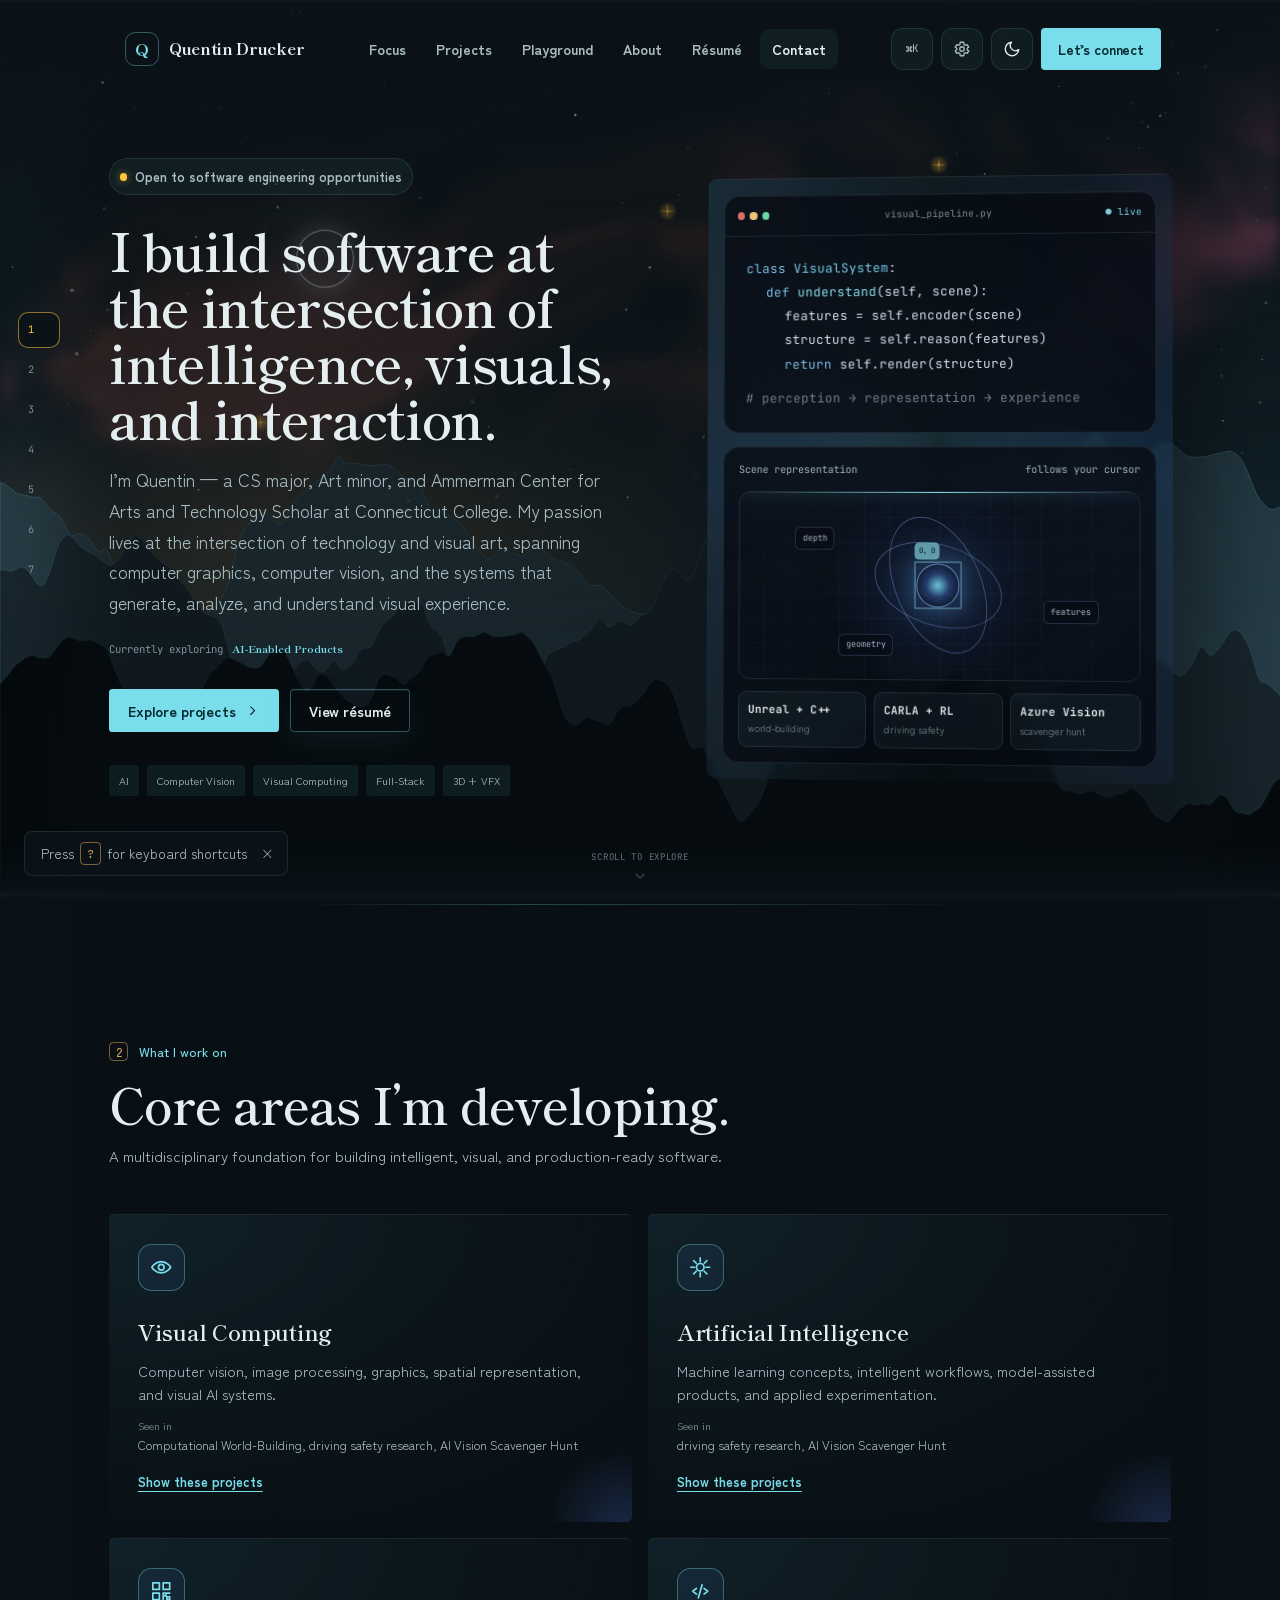
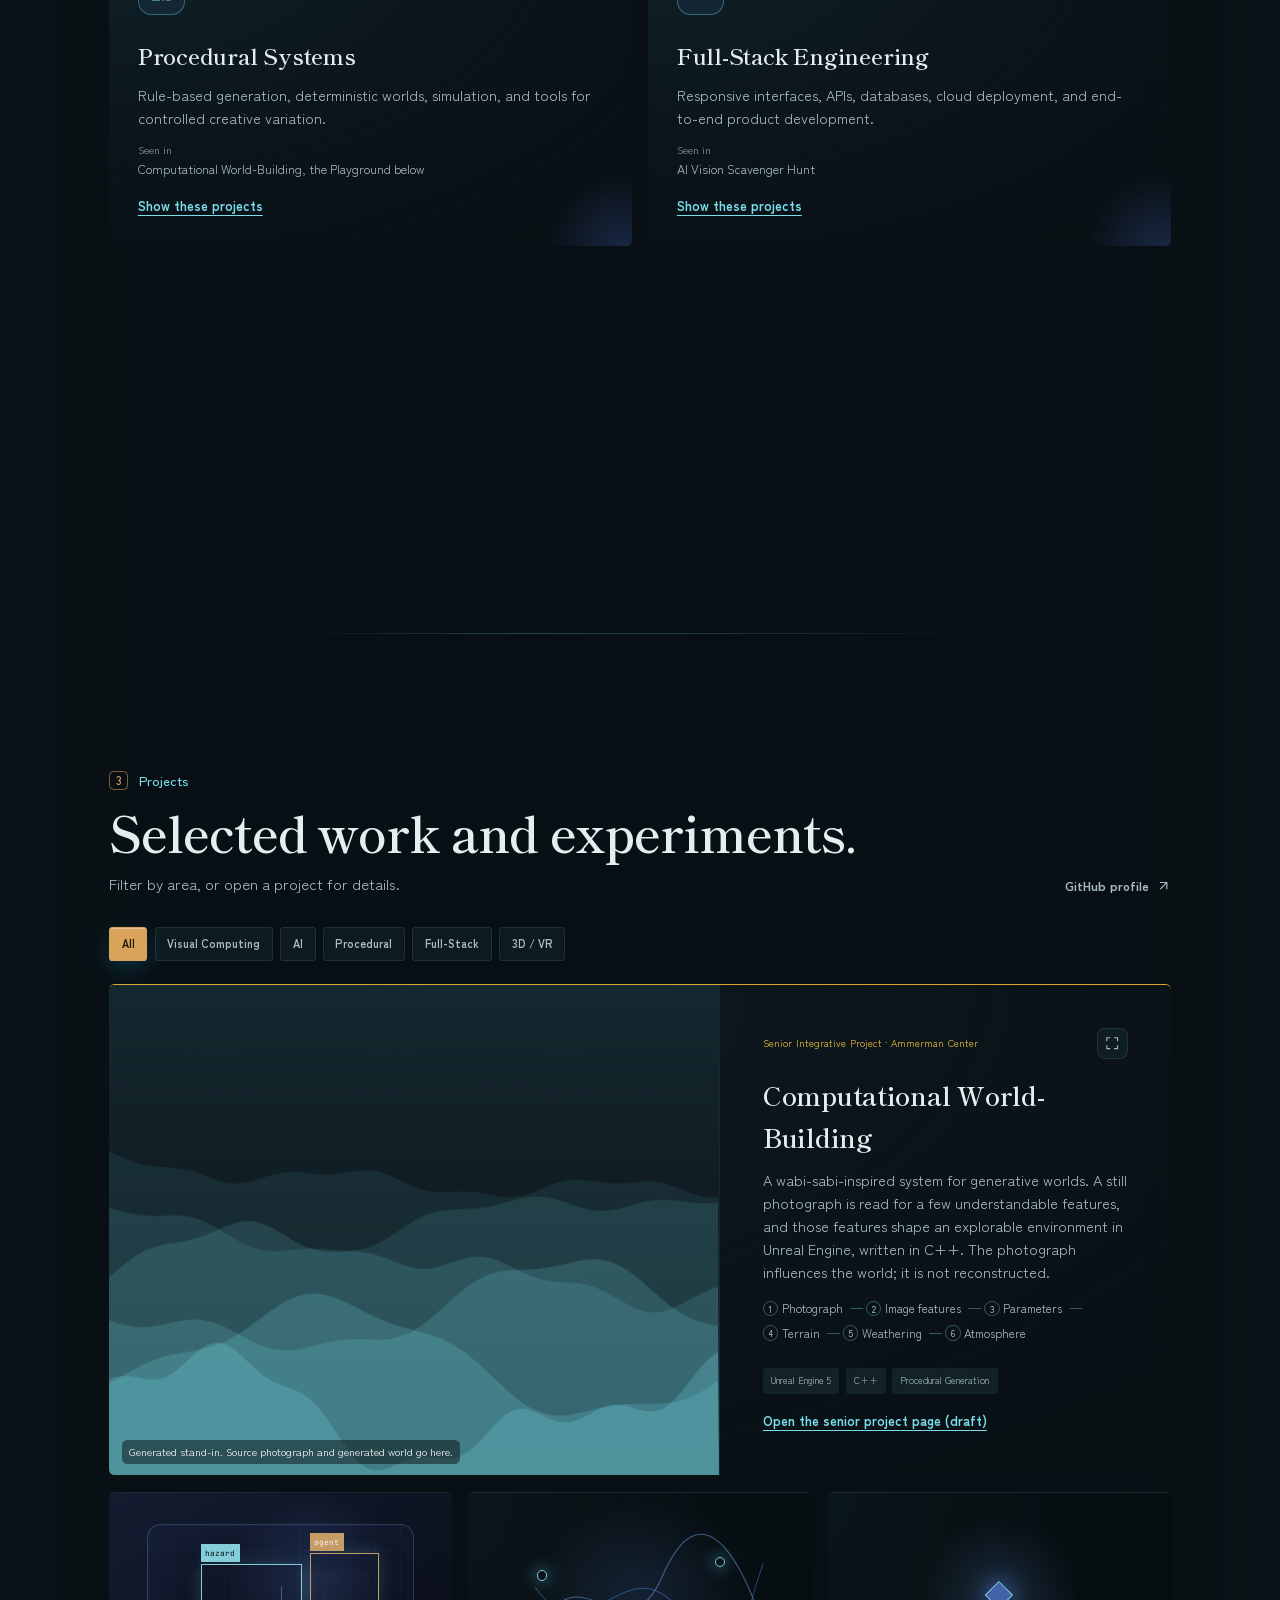
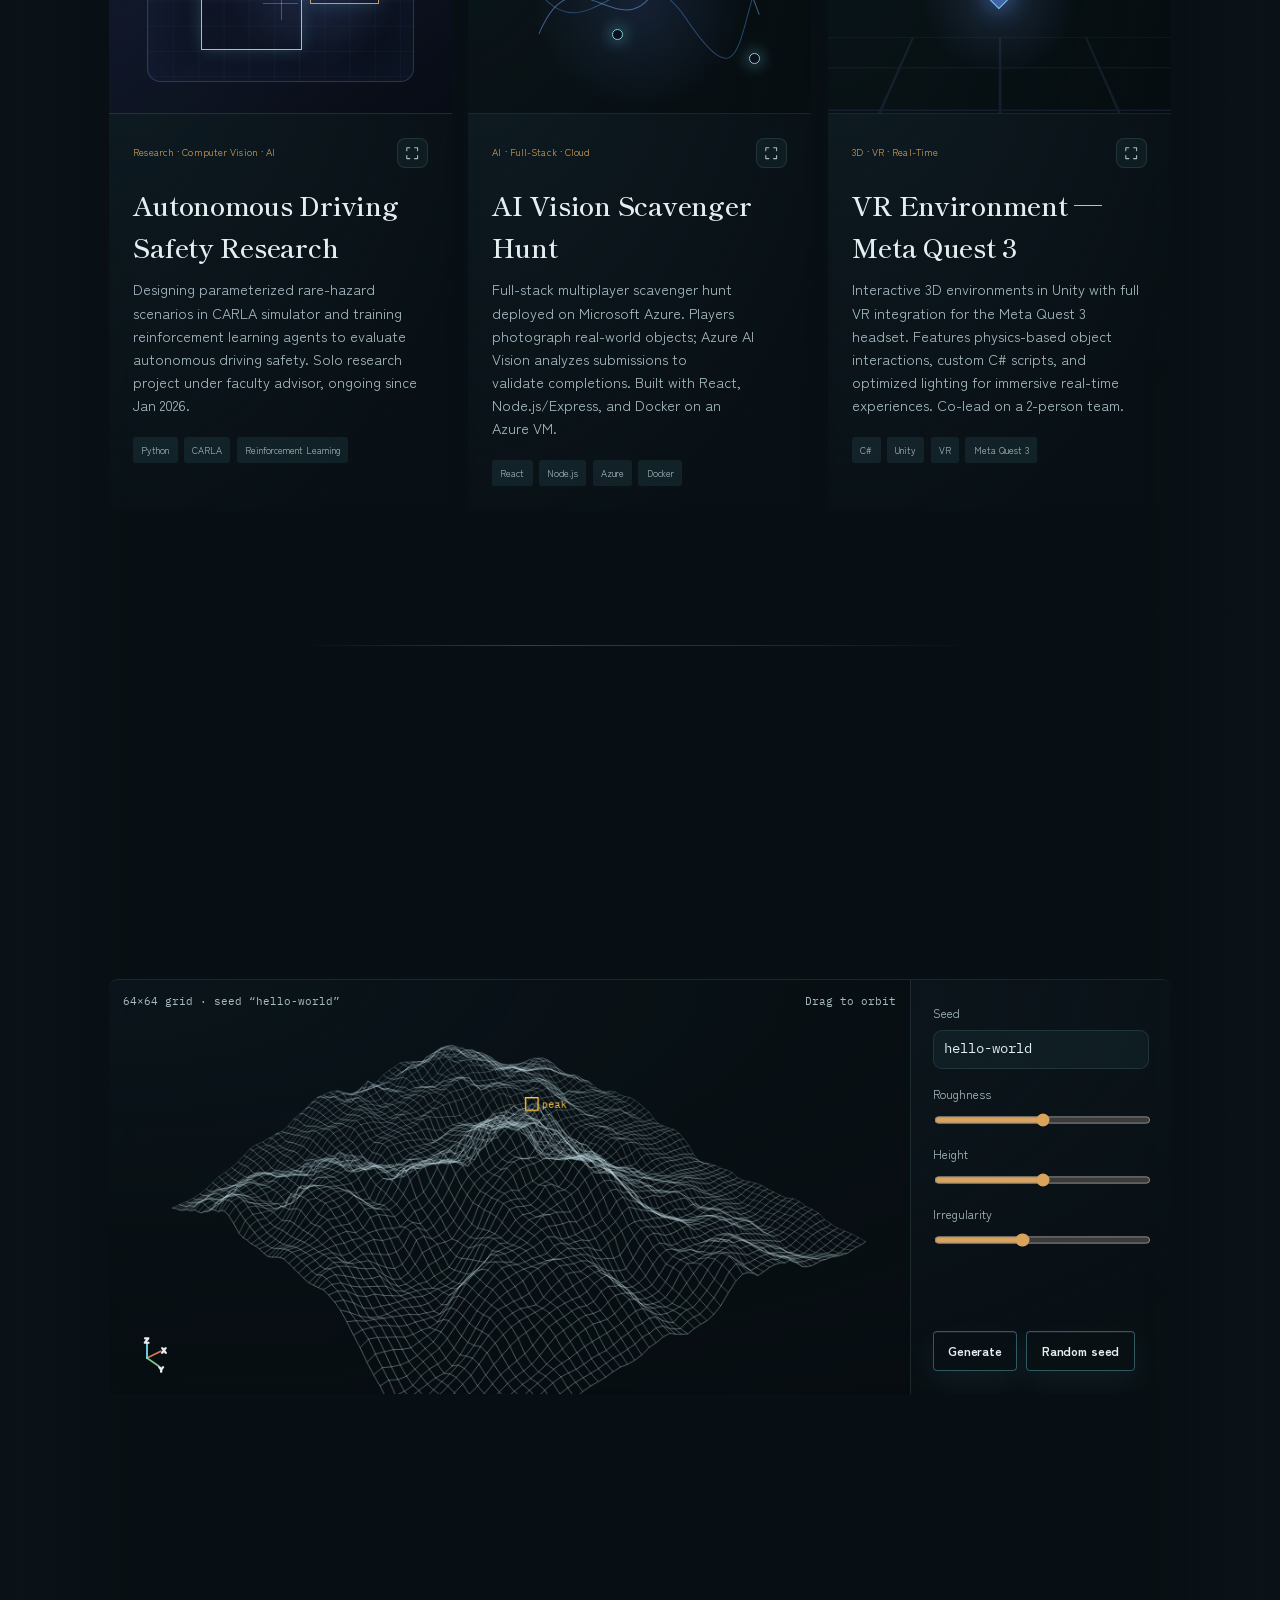
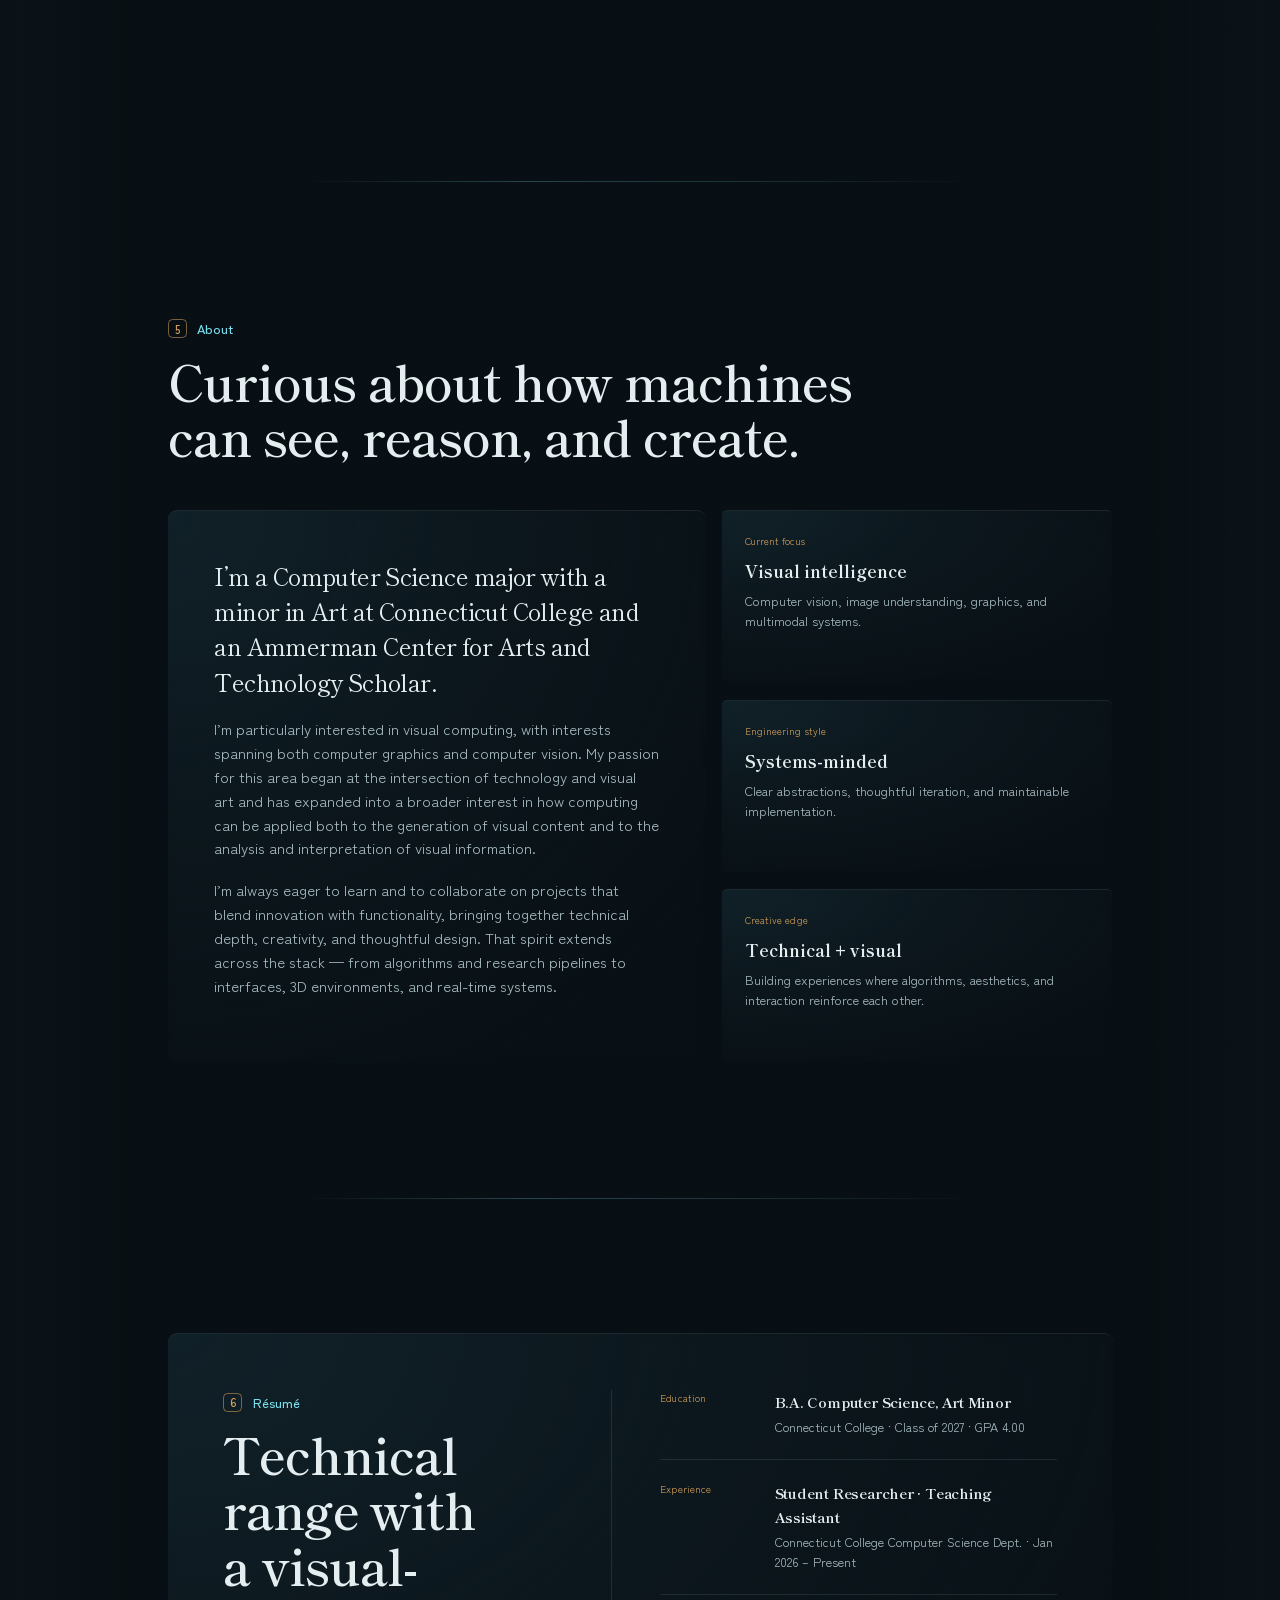
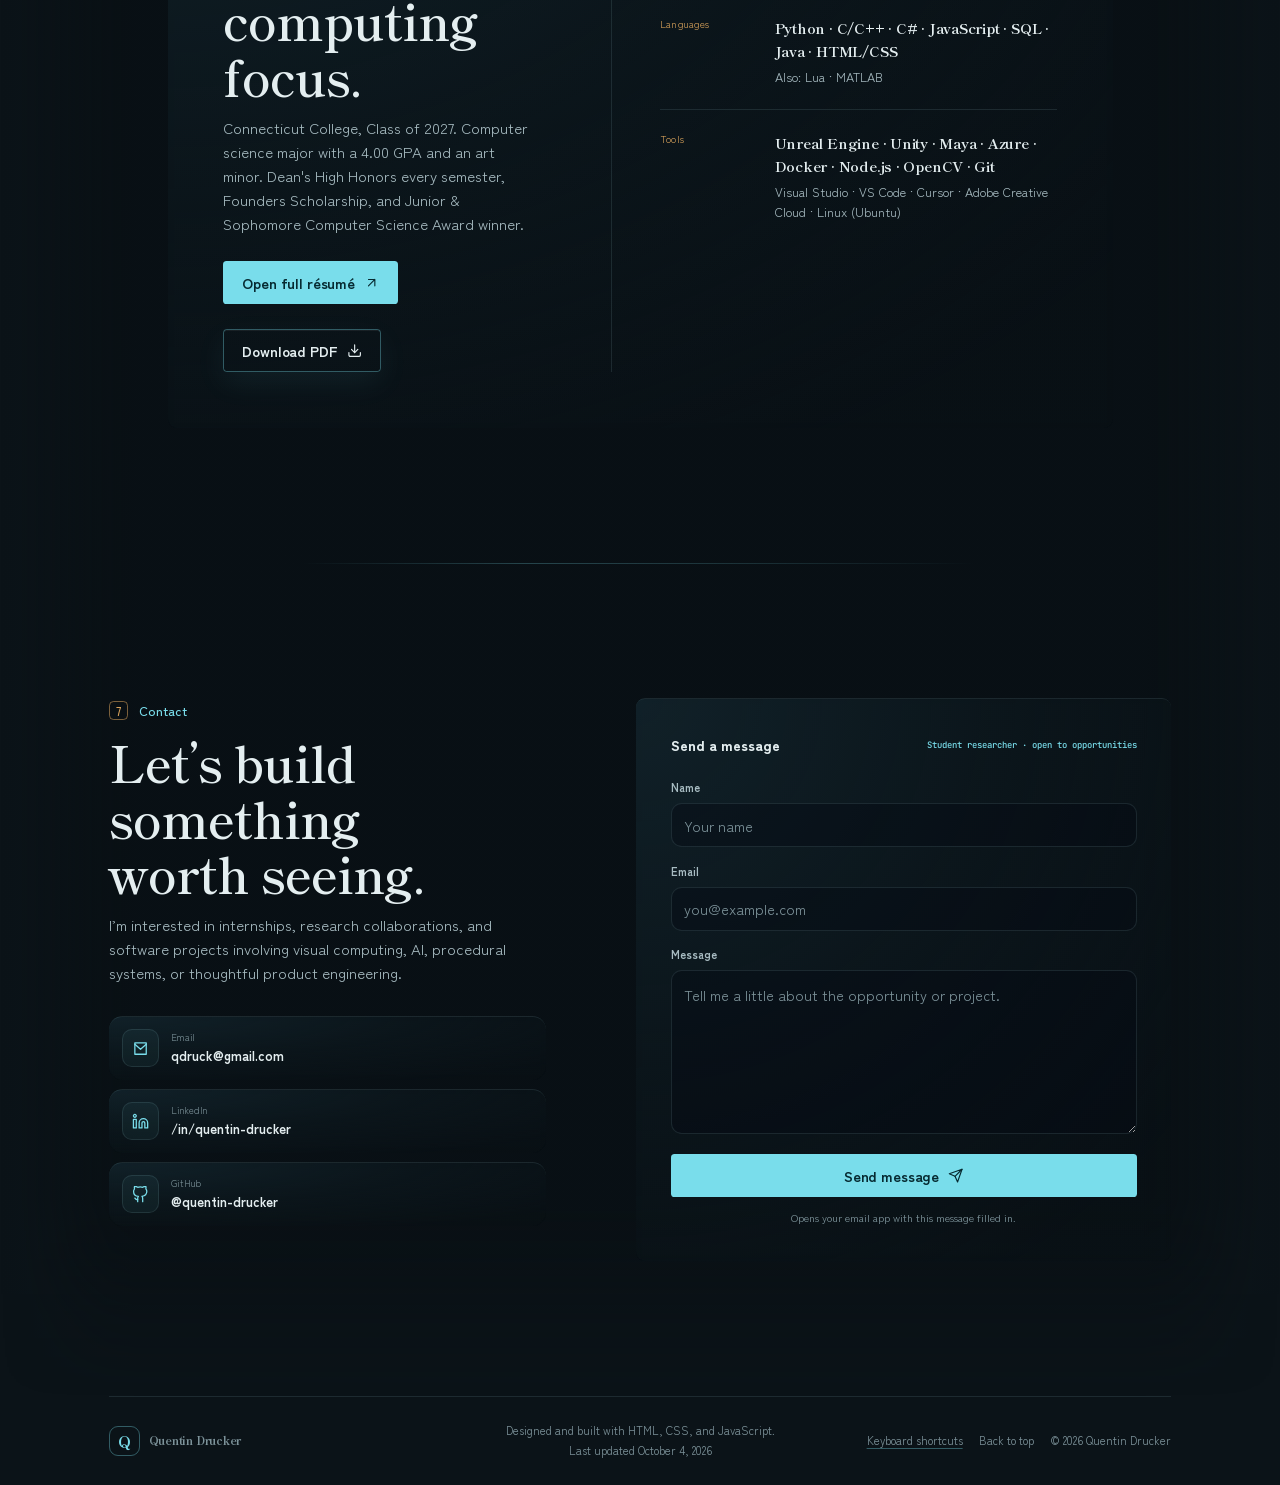
<file: index.html>
<!DOCTYPE html>
<!--
==============================================================================
MAIN PORTFOLIO PAGE — index.html (Ridgeline)
==============================================================================

Styles, in cascade order:
- styles.css        original base layout, components and responsive rules
- enhancements.css  original feature layer (dialogs, filters, rail, settings)
- site.css          effect tokens and page structure added in the redesign
- ridgeline.css     the theme: palette, type, surfaces, landscape and biomes

Scripts (all deferred, run in this order):
- config.js          project data for the dialog, palette and case studies
- script.js          theme, navigation, reveals, card light/tilt, particles
- enhancements.js    loader, filters, dialogs, command palette, settings,
                     section rail, back-to-top, keyboard shortcuts (1–7, R, /)
- world-settings.js  world controls in the settings dialog
- terrain.js         Playground terrain generator
- landscape.js       background: night sky, mountains, contour map, sea, moon, biomes
- site.js            overview-card filter jumps, senior-project stand-in image
- shortcuts.js       "?" shortcut list, S for World controls, one-time hint

Sections carry data-biome, which landscape.js uses to change the background
as you scroll. Section ids are stable: navigation, shortcuts and observers
depend on them.

The pre-redesign page is in archive/v1-2026-10-03/ and git tag
baseline-2026-10-03. Design explorations are in explorations/.
==============================================================================
-->
<html lang="en" data-theme="dark" data-style="ridgeline">
<head>
  <meta charset="UTF-8" />
  <meta name="viewport" content="width=device-width, initial-scale=1.0" />
  <meta name="description" content="Quentin Drucker — computer science and art student building procedural systems, computer graphics and computer vision projects." />
  <meta name="theme-color" content="#0b1318" />
  <!-- Link previews (LinkedIn, Slack, iMessage, email…). Platforms need
       absolute URLs; these assume GitHub Pages at https://quentin-drucker.github.io/portfolio-website/.
       Update them if the site moves to another address. -->
  <link rel="canonical" href="https://quentin-drucker.github.io/portfolio-website/" />
  <meta property="og:site_name" content="Quentin Drucker" />
  <meta property="og:type" content="website" />
  <meta property="og:url" content="https://quentin-drucker.github.io/portfolio-website/" />
  <meta property="og:title" content="Quentin Drucker | Portfolio" />
  <meta property="og:description" content="Computer science and art student at Connecticut College building procedural systems, computer graphics and computer vision projects." />
  <meta property="og:image" content="https://quentin-drucker.github.io/portfolio-website/assets/og-image.png" />
  <meta property="og:image:width" content="1200" />
  <meta property="og:image:height" content="630" />
  <meta property="og:image:alt" content="Quentin Drucker: mountains under a night sky, the portfolio's generated landscape." />
  <meta name="twitter:card" content="summary_large_image" />
  <title>Quentin Drucker | Portfolio</title>
  <link rel="icon" type="image/svg+xml" href="assets/favicon.svg" />
  <link rel="manifest" href="site.webmanifest" />
  <link rel="preconnect" href="https://fonts.googleapis.com" />
  <link rel="preconnect" href="https://fonts.gstatic.com" crossorigin />
  <link href="https://fonts.googleapis.com/css2?family=Shippori+Mincho:wght@500;600;700&family=Zen+Kaku+Gothic+New:wght@400;500;700&family=IBM+Plex+Mono:wght@400;500&family=JetBrains+Mono:wght@400;500;600&display=swap" rel="stylesheet" />
  <link rel="stylesheet" href="styles.css" />
  <link rel="stylesheet" href="enhancements.css" />
  <link rel="stylesheet" href="site.css" />
  <link rel="stylesheet" href="ridgeline.css" />
  <script src="config.js" defer></script>
  <script src="script.js" defer></script>
  <script src="enhancements.js" defer></script>
  <script src="world-settings.js" defer></script>
  <script src="terrain.js" defer></script>
  <script src="landscape.js" defer></script>
  <script src="site.js" defer></script>
  <script src="shortcuts.js" defer></script>
</head>

<body>
  <div class="intro-loader" id="intro-loader" role="status" aria-live="polite">
    <div class="intro-loader-panel glass">
      <span class="intro-loader-mark">Q</span>
      <div>
        <strong id="loader-message">Initializing visual system…</strong>
        <span class="intro-loader-bar"><i></i></span>
      </div>
      <button id="skip-loader" class="text-control" type="button">Skip</button>
    </div>
  </div>

  <div id="scroll-progress" aria-hidden="true"><span></span></div>
  <div id="cursor-aura" aria-hidden="true"></div>
  <canvas id="ambient-canvas" aria-hidden="true"></canvas>
  <div class="background-grid" aria-hidden="true"></div>
  <div class="page-glow glow-one" aria-hidden="true"></div>
  <div class="page-glow glow-two" aria-hidden="true"></div>

  <a class="skip-link" href="#main-content">Skip to content</a>

  <header class="site-header">
    <nav class="nav-shell glass" aria-label="Primary navigation">
      <a class="brand" href="#home" aria-label="Quentin Drucker, home">
        <span class="brand-mark" aria-hidden="true">Q</span>
        <span>Quentin Drucker</span>
      </a>

      <button class="mobile-menu-button" type="button" aria-expanded="false" aria-controls="nav-links" aria-label="Open navigation">
        <span></span><span></span><span></span>
      </button>

      <div class="nav-links" id="nav-links">
        <a href="#expertise">Focus</a>
        <a href="#projects">Projects</a>
        <a href="#playground">Playground</a>
        <a href="#about">About</a>
        <a href="#resume">Résumé</a>
        <a href="#contact">Contact</a>
      </div>

      <div class="nav-actions">
        <button class="nav-tool command-trigger" type="button" aria-label="Open command palette"><span>⌘K</span></button>
        <button class="nav-tool settings-trigger" type="button" aria-label="Open effects settings">
          <svg viewBox="0 0 24 24" aria-hidden="true"><circle cx="12" cy="12" r="3"></circle><path d="M19 12a7 7 0 0 0-.1-1l2-1.5-2-3.4-2.5 1a8 8 0 0 0-1.7-1L14.4 3h-4.8l-.4 3.1a8 8 0 0 0-1.7 1l-2.5-1-2 3.4L5.1 11a7 7 0 0 0 0 2L3 14.5l2 3.4 2.5-1a8 8 0 0 0 1.7 1l.4 3.1h4.8l.4-3.1a8 8 0 0 0 1.7-1l2.5 1 2-3.4-2.1-1.5a7 7 0 0 0 .1-1Z"></path></svg>
        </button>
        <button class="theme-toggle" type="button" aria-label="Switch to light mode" title="Toggle theme">
          <svg class="sun-icon" viewBox="0 0 24 24" aria-hidden="true">
            <circle cx="12" cy="12" r="4"></circle>
            <path d="M12 2v2M12 20v2M4.93 4.93l1.42 1.42M17.66 17.66l1.41 1.41M2 12h2M20 12h2M4.93 19.07l1.42-1.42M17.66 6.34l1.41-1.41"></path>
          </svg>
          <svg class="moon-icon" viewBox="0 0 24 24" aria-hidden="true">
            <path d="M21 12.8A9 9 0 1 1 11.2 3 7 7 0 0 0 21 12.8Z"></path>
          </svg>
        </button>
        <a class="button button-small button-primary desktop-cta" href="#contact">Let’s connect</a>
      </div>
    </nav>
  </header>

  <!-- Section rail: numbers are the keyboard shortcuts for each section. -->
  <aside class="section-rail" aria-label="Page sections">
    <a href="#home"><span>1</span><strong>Home</strong></a>
    <a href="#expertise"><span>2</span><strong>Focus</strong></a>
    <a href="#projects"><span>3</span><strong>Projects</strong></a>
    <a href="#playground"><span>4</span><strong>Playground</strong></a>
    <a href="#about"><span>5</span><strong>About</strong></a>
    <a href="#resume"><span>6</span><strong>Résumé</strong></a>
    <a href="#contact"><span>7</span><strong>Contact</strong></a>
  </aside>

  <main id="main-content">
    <!-- HERO -->
    <section class="hero section" id="home" data-biome="ridgeline">
      <div class="hero-content">
        <div class="eyebrow reveal">
          <span class="status-dot"></span>
          Open to software engineering opportunities
        </div>

        <h1 class="hero-title reveal">
          I build software at the intersection of
          <span class="gradient-text">intelligence, visuals, and interaction.</span>
        </h1>

        <p class="hero-copy reveal">
          I’m Quentin — a CS major, Art minor, and Ammerman Center for Arts and Technology Scholar at Connecticut College. My passion lives at the intersection of technology and visual art, spanning computer graphics, computer vision, and the systems that generate, analyze, and understand visual experience.
        </p>
        <div class="interest-rotator reveal" aria-live="polite">
          <span>Currently exploring</span>
          <strong id="rotating-interest">Visual Computing</strong>
        </div>

        <div class="hero-actions reveal">
          <a class="button button-primary" href="#projects">
            Explore projects
            <svg viewBox="0 0 24 24" aria-hidden="true"><path d="m9 18 6-6-6-6"></path></svg>
          </a>
          <a class="button button-secondary" href="resume.html">View résumé</a>
        </div>

        <div class="hero-meta reveal" aria-label="Primary interests">
          <span>AI</span>
          <span>Computer Vision</span>
          <span>Visual Computing</span>
          <span>Full-Stack</span>
          <span>3D + VFX</span>
        </div>
      </div>

      <div class="hero-visual reveal" aria-label="Abstract visualization of Quentin's technical focus">
        <div class="visual-shell glass">
          <div class="code-window">
            <div class="window-bar">
              <div class="window-dots" aria-hidden="true"><i></i><i></i><i></i></div>
              <span>visual_pipeline.py</span>
              <span class="window-status">● live</span>
            </div>
            <div class="code-content" aria-hidden="true">
              <div><span class="code-purple">class</span> <span class="code-blue">VisualSystem</span>:</div>
              <div class="indent"><span class="code-purple">def</span> <span class="code-cyan">understand</span>(self, scene):</div>
              <div class="indent-2">features = self.encoder(scene)</div>
              <div class="indent-2">structure = self.reason(features)</div>
              <div class="indent-2"><span class="code-purple">return</span> self.render(structure)</div>
              <div class="code-spacer"></div>
              <div><span class="code-muted"># perception → representation → experience</span></div>
            </div>
          </div>

          <div class="vision-panel">
            <div class="vision-header">
              <span>Scene representation</span>
              <span>follows your cursor</span>
            </div>
            <div class="vision-stage">
              <div class="scan-line"></div>
              <div class="vision-orbit orbit-a"></div>
              <div class="vision-orbit orbit-b"></div>
              <div class="vision-core"></div>
              <div class="vision-cursor" id="vision-cursor" aria-hidden="true"><span id="vision-coordinate">0, 0</span></div>
              <span class="vision-label label-a">depth</span>
              <span class="vision-label label-b">features</span>
              <span class="vision-label label-c">geometry</span>
            </div>
            <div class="metric-row">
              <div><strong>Unreal + C++</strong><span>world-building</span></div>
              <div><strong>CARLA + RL</strong><span>driving safety</span></div>
              <div><strong>Azure Vision</strong><span>scavenger hunt</span></div>
            </div>
          </div>
        </div>
      </div>

      <a class="scroll-cue" href="#expertise" aria-label="Scroll to What I work on">
        <span>Scroll to explore</span>
        <svg viewBox="0 0 24 24" aria-hidden="true"><path d="m6 9 6 6 6-6"></path></svg>
      </a>
    </section>

    <!--
      WHAT I WORK ON (was "Expertise", moved up)
      Overview of the kinds of work. Each card names the real projects in that
      area and jumps to Projects with the matching filter applied.
    -->
    <section class="section" id="expertise" data-biome="ridgeline">
      <div class="section-heading reveal">
        <span class="section-kicker"><kbd>2</kbd> What I work on</span>
        <h2>Core areas I’m developing.</h2>
        <p>A multidisciplinary foundation for building intelligent, visual, and production-ready software.</p>
      </div>

      <div class="expertise-grid">
        <article class="expertise-card glass reveal featured">
          <div class="expertise-icon" aria-hidden="true">
            <svg viewBox="0 0 24 24"><path d="M2 12s3.5-6 10-6 10 6 10 6-3.5 6-10 6S2 12 2 12Z"></path><circle cx="12" cy="12" r="3"></circle></svg>
          </div>
          <h3>Visual Computing</h3>
          <p>Computer vision, image processing, graphics, spatial representation, and visual AI systems.</p>
          <p class="seen-in"><span>Seen in</span> Computational World-Building, driving safety research, AI Vision Scavenger Hunt</p>
          <a class="card-jump" href="#projects" data-jump-filter="visual">Show these projects</a>
        </article>

        <article class="expertise-card glass reveal">
          <div class="expertise-icon" aria-hidden="true">
            <svg viewBox="0 0 24 24"><path d="M12 2v4M12 18v4M4.93 4.93l2.83 2.83M16.24 16.24l2.83 2.83M2 12h4M18 12h4M4.93 19.07l2.83-2.83M16.24 7.76l2.83-2.83"></path><circle cx="12" cy="12" r="4"></circle></svg>
          </div>
          <h3>Artificial Intelligence</h3>
          <p>Machine learning concepts, intelligent workflows, model-assisted products, and applied experimentation.</p>
          <p class="seen-in"><span>Seen in</span> driving safety research, AI Vision Scavenger Hunt</p>
          <a class="card-jump" href="#projects" data-jump-filter="ai">Show these projects</a>
        </article>

        <article class="expertise-card glass reveal">
          <div class="expertise-icon" aria-hidden="true">
            <svg viewBox="0 0 24 24"><path d="M3 3h7v7H3zM14 3h7v7h-7zM3 14h7v7H3z"></path><path d="M14 14h3v3h-3zM18 18h3v3h-3zM18 14h3M14 18v3"></path></svg>
          </div>
          <h3>Procedural Systems</h3>
          <p>Rule-based generation, deterministic worlds, simulation, and tools for controlled creative variation.</p>
          <p class="seen-in"><span>Seen in</span> Computational World-Building, the Playground below</p>
          <a class="card-jump" href="#projects" data-jump-filter="procedural">Show these projects</a>
        </article>

        <article class="expertise-card glass reveal">
          <div class="expertise-icon" aria-hidden="true">
            <svg viewBox="0 0 24 24"><path d="M8 9 4 12l4 3M16 9l4 3-4 3M14 5l-4 14"></path></svg>
          </div>
          <h3>Full-Stack Engineering</h3>
          <p>Responsive interfaces, APIs, databases, cloud deployment, and end-to-end product development.</p>
          <p class="seen-in"><span>Seen in</span> AI Vision Scavenger Hunt</p>
          <a class="card-jump" href="#projects" data-jump-filter="fullstack">Show these projects</a>
        </article>
      </div>
    </section>

    <!-- PROJECTS: the senior project is the featured (wide) card. -->
    <section class="section" id="projects" data-biome="survey">
      <div class="section-heading section-heading-row reveal">
        <div>
          <span class="section-kicker"><kbd>3</kbd> Projects</span>
          <h2>Selected work and experiments.</h2>
          <p>Filter by area, or open a project for details.</p>
        </div>
        <a class="text-link" href="https://github.com/quentin-drucker" target="_blank" rel="noreferrer">
          GitHub profile
          <svg viewBox="0 0 24 24" aria-hidden="true"><path d="M7 17 17 7M7 7h10v10"></path></svg>
        </a>
      </div>

      <div class="project-filters reveal" id="project-filters" aria-label="Filter projects">
        <button type="button" class="filter-button" data-filter="all" aria-pressed="true">All</button>
        <button type="button" class="filter-button" data-filter="visual">Visual Computing</button>
        <button type="button" class="filter-button" data-filter="ai">AI</button>
        <button type="button" class="filter-button" data-filter="procedural">Procedural</button>
        <button type="button" class="filter-button" data-filter="fullstack">Full-Stack</button>
        <button type="button" class="filter-button" data-filter="3d">3D / VR</button>
      </div>

      <div class="projects-grid">
        <article class="project-card glass reveal project-wide project-sip" data-project-category="procedural visual 3d">
          <div class="project-visual visual-sip" aria-hidden="true">
            <canvas class="sip-canvas"></canvas>
            <span class="sip-caption">Generated stand-in. Source photograph and generated world go here.</span>
          </div>
          <div class="project-body">
            <div class="project-topline">
              <span class="project-type">Senior Integrative Project · Ammerman Center</span>
              <div class="project-links">
                <button class="project-detail-trigger" type="button" aria-label="Open senior project details"><svg viewBox="0 0 24 24"><path d="M8 3H3v5M16 3h5v5M8 21H3v-5M16 21h5v-5"></path></svg></button>
              </div>
            </div>
            <h3>Computational World-Building</h3>
            <p>A wabi-sabi-inspired system for generative worlds. A still photograph is read for a few understandable features, and those features shape an explorable environment in Unreal Engine, written in C++. The photograph influences the world; it is not reconstructed.</p>
            <ol class="sip-pipeline" aria-label="Pipeline">
              <li>Photograph</li><li>Image features</li><li>Parameters</li><li>Terrain</li><li>Weathering</li><li>Atmosphere</li>
            </ol>
            <div class="tag-list"><span>Unreal Engine 5</span><span>C++</span><span>Procedural Generation</span></div>
            <p class="sip-more"><a class="card-jump" href="sip.html">Open the senior project page (draft)</a></p>
          </div>
        </article>

        <article class="project-card glass reveal" data-project-category="visual ai">
          <div class="project-visual visual-cv" aria-hidden="true">
            <div class="camera-frame">
              <div class="bbox bbox-one"><span>hazard</span></div>
              <div class="bbox bbox-two"><span>agent</span></div>
              <div class="camera-crosshair"></div>
            </div>
          </div>
          <div class="project-body">
            <div class="project-topline">
              <span class="project-type">Research · Computer Vision · AI</span>
              <div class="project-links">
                <button class="project-detail-trigger" type="button" aria-label="Open driving research details"><svg viewBox="0 0 24 24"><path d="M8 3H3v5M16 3h5v5M8 21H3v-5M16 21h5v-5"></path></svg></button>
              </div>
            </div>
            <h3>Autonomous Driving Safety Research</h3>
            <p>Designing parameterized rare-hazard scenarios in CARLA simulator and training reinforcement learning agents to evaluate autonomous driving safety. Solo research project under faculty advisor, ongoing since Jan 2026.</p>
            <div class="tag-list"><span>Python</span><span>CARLA</span><span>Reinforcement Learning</span></div>
          </div>
        </article>

        <article class="project-card glass reveal" data-project-category="ai fullstack visual">
          <div class="project-visual visual-data" aria-hidden="true">
            <div class="data-node node-one"></div>
            <div class="data-node node-two"></div>
            <div class="data-node node-three"></div>
            <div class="data-node node-four"></div>
            <svg viewBox="0 0 400 220">
              <path d="M70 150 C120 30 180 190 230 75 S330 55 355 125"></path>
              <path d="M65 90 C135 190 185 20 260 130 S325 155 360 60"></path>
            </svg>
          </div>
          <div class="project-body">
            <div class="project-topline">
              <span class="project-type">AI · Full-Stack · Cloud</span>
              <div class="project-links">
                <button class="project-detail-trigger" type="button" aria-label="Open scavenger hunt details"><svg viewBox="0 0 24 24"><path d="M8 3H3v5M16 3h5v5M8 21H3v-5M16 21h5v-5"></path></svg></button>
              </div>
            </div>
            <h3>AI Vision Scavenger Hunt</h3>
            <p>Full-stack multiplayer scavenger hunt deployed on Microsoft Azure. Players photograph real-world objects; Azure AI Vision analyzes submissions to validate completions. Built with React, Node.js/Express, and Docker on an Azure VM.</p>
            <div class="tag-list"><span>React</span><span>Node.js</span><span>Azure</span><span>Docker</span></div>
          </div>
        </article>

        <article class="project-card glass reveal" data-project-category="3d">
          <div class="project-visual visual-engine" aria-hidden="true">
            <div class="engine-grid">
              <span></span><span></span><span></span><span></span>
              <span></span><span></span><span></span><span></span>
              <span></span><span></span><span></span><span></span>
            </div>
            <div class="engine-player"></div>
            <div class="engine-light"></div>
          </div>
          <div class="project-body">
            <div class="project-topline">
              <span class="project-type">3D · VR · Real-Time</span>
              <div class="project-links">
                <button class="project-detail-trigger" type="button" aria-label="Open VR environment details"><svg viewBox="0 0 24 24"><path d="M8 3H3v5M16 3h5v5M8 21H3v-5M16 21h5v-5"></path></svg></button>
              </div>
            </div>
            <h3>VR Environment — Meta Quest 3</h3>
            <p>Interactive 3D environments in Unity with full VR integration for the Meta Quest 3 headset. Features physics-based object interactions, custom C# scripts, and optimized lighting for immersive real-time experiences. Co-lead on a 2-person team.</p>
            <div class="tag-list"><span>C#</span><span>Unity</span><span>VR</span><span>Meta Quest 3</span></div>
          </div>
        </article>
      </div>
    </section>

    <!--
      PLAYGROUND (new; replaces the 2D seed demo)
      base/terrain.js builds a seeded heightfield and draws it as a wireframe.
      The form keeps the original ids (seed-form, seed-input).
    -->
    <section class="section" id="playground" data-biome="survey">
      <div class="section-heading reveal">
        <span class="section-kicker"><kbd>4</kbd> Playground</span>
        <h2>Generate a terrain.</h2>
        <p>Seeded noise becomes a heightfield, drawn as a wireframe in your browser. The same seed always grows the same land. Drag to orbit.</p>
      </div>

      <div class="terrain-lab glass reveal">
        <div class="terrain-stage">
          <canvas id="terrain-canvas" role="img" aria-label="Wireframe terrain generated from the current seed"></canvas>
          <svg class="terrain-gizmo" id="terrain-gizmo" viewBox="0 0 60 60" aria-hidden="true"></svg>
          <span class="terrain-hud" id="terrain-hud" aria-live="polite"></span>
          <span class="terrain-hint" aria-hidden="true">Drag to orbit</span>
        </div>
        <form id="seed-form" class="terrain-controls">
          <label class="terrain-field">
            <span>Seed</span>
            <input id="seed-input" type="text" value="wabi-sabi" maxlength="24" autocomplete="off" spellcheck="false" />
          </label>
          <label class="terrain-range"><span>Roughness</span><input id="terrain-rough" type="range" min="0" max="10" value="5" /></label>
          <label class="terrain-range"><span>Height</span><input id="terrain-height" type="range" min="2" max="10" value="6" /></label>
          <label class="terrain-range"><span>Irregularity</span><input id="terrain-irr" type="range" min="0" max="10" value="4" /></label>
          <div class="terrain-actions">
            <button class="button button-secondary magnetic" type="submit">Generate</button>
            <button class="button button-secondary" type="button" id="terrain-random">Random seed</button>
          </div>
        </form>
      </div>
    </section>

    <!-- ABOUT (moved after the work) -->
    <section class="section section-narrow" id="about" data-biome="tide">
      <div class="section-heading reveal">
        <span class="section-kicker"><kbd>5</kbd> About</span>
        <h2>Curious about how machines can <span class="gradient-text">see, reason, and create.</span></h2>
      </div>

      <div class="about-grid">
        <article class="about-story glass reveal">
          <p class="lead">
            I’m a Computer Science major with a minor in Art at Connecticut College and an Ammerman Center for Arts and Technology Scholar.
          </p>
          <p>
            I’m particularly interested in visual computing, with interests spanning both computer graphics and computer vision. My passion for this area began at the intersection of technology and visual art and has expanded into a broader interest in how computing can be applied both to the generation of visual content and to the analysis and interpretation of visual information.
          </p>
          <p>
            I’m always eager to learn and to collaborate on projects that blend innovation with functionality, bringing together technical depth, creativity, and thoughtful design. That spirit extends across the stack — from algorithms and research pipelines to interfaces, 3D environments, and real-time systems.
          </p>
        </article>

        <div class="about-facts">
          <article class="fact-card glass reveal">
            <span class="fact-label">Current focus</span>
            <strong>Visual intelligence</strong>
            <p>Computer vision, image understanding, graphics, and multimodal systems.</p>
          </article>
          <article class="fact-card glass reveal">
            <span class="fact-label">Engineering style</span>
            <strong>Systems-minded</strong>
            <p>Clear abstractions, thoughtful iteration, and maintainable implementation.</p>
          </article>
          <article class="fact-card glass reveal">
            <span class="fact-label">Creative edge</span>
            <strong>Technical + visual</strong>
            <p>Building experiences where algorithms, aesthetics, and interaction reinforce each other.</p>
          </article>
        </div>
      </div>
    </section>

    <!-- RÉSUMÉ SUMMARY -->
    <section class="section section-narrow" id="resume" data-biome="tide">
      <div class="resume-shell glass reveal">
        <div class="resume-intro">
          <span class="section-kicker"><kbd>6</kbd> Résumé</span>
          <h2>Technical range with a visual-computing focus.</h2>
          <p>
            Connecticut College, Class of 2027. Computer science major with a 4.00 GPA and an art minor. Dean's High Honors every semester, Founders Scholarship, and Junior &amp; Sophomore Computer Science Award winner.
          </p>
          <a class="button button-primary" href="resume.html">
            Open full résumé
            <svg viewBox="0 0 24 24" aria-hidden="true"><path d="M7 17 17 7M7 7h10v10"></path></svg>
          </a>
          <a class="button button-secondary" href="2026_0603_Resume_QD.pdf" download>
            Download PDF
            <svg viewBox="0 0 24 24" aria-hidden="true"><path d="M21 15v4a2 2 0 0 1-2 2H5a2 2 0 0 1-2-2v-4"></path><polyline points="7 10 12 15 17 10"></polyline><line x1="12" y1="15" x2="12" y2="3"></line></svg>
          </a>
        </div>

        <div class="resume-details">
          <div class="resume-row">
            <span>Education</span>
            <div>
              <strong>B.A. Computer Science, Art Minor</strong>
              <p>Connecticut College · Class of 2027 · GPA 4.00</p>
            </div>
          </div>
          <div class="resume-row">
            <span>Experience</span>
            <div>
              <strong>Student Researcher · Teaching Assistant</strong>
              <p>Connecticut College Computer Science Dept. · Jan 2026 – Present</p>
            </div>
          </div>
          <div class="resume-row">
            <span>Languages</span>
            <div>
              <strong>Python · C/C++ · C# · JavaScript · SQL · Java · HTML/CSS</strong>
              <p>Also: Lua · MATLAB</p>
            </div>
          </div>
          <div class="resume-row">
            <span>Tools</span>
            <div>
              <strong>Unreal Engine · Unity · Maya · Azure · Docker · Node.js · OpenCV · Git</strong>
              <p>Visual Studio · VS Code · Cursor · Adobe Creative Cloud · Linux (Ubuntu)</p>
            </div>
          </div>
        </div>
      </div>
    </section>

    <!-- CONTACT -->
    <section class="section" id="contact" data-biome="tide">
      <div class="contact-shell">
        <div class="contact-copy reveal">
          <span class="section-kicker"><kbd>7</kbd> Contact</span>
          <h2>Let’s build something <span class="gradient-text">worth seeing.</span></h2>
          <p>
            I’m interested in internships, research collaborations, and software projects involving
            visual computing, AI, procedural systems, or thoughtful product engineering.
          </p>

          <div class="contact-links">
            <a class="contact-link glass" href="mailto:qdruck@gmail.com">
              <span class="contact-icon" aria-hidden="true">
                <svg viewBox="0 0 24 24"><path d="M4 4h16v16H4z"></path><path d="m4 6 8 7 8-7"></path></svg>
              </span>
              <span><small>Email</small><strong>qdruck@gmail.com</strong></span>
            </a>
            <a class="contact-link glass" href="https://www.linkedin.com/in/quentin-drucker" target="_blank" rel="noreferrer">
              <span class="contact-icon" aria-hidden="true">
                <svg viewBox="0 0 24 24"><path d="M16 8a6 6 0 0 1 6 6v7h-4v-7a2 2 0 0 0-4 0v7h-4v-7a6 6 0 0 1 6-6Z"></path><path d="M2 9h4v12H2z"></path><circle cx="4" cy="4" r="2"></circle></svg>
              </span>
              <span><small>LinkedIn</small><strong>/in/quentin-drucker</strong></span>
            </a>
            <a class="contact-link glass" href="https://github.com/quentin-drucker" target="_blank" rel="noreferrer">
              <span class="contact-icon" aria-hidden="true">
                <svg viewBox="0 0 24 24"><path d="M15 22v-4a4.8 4.8 0 0 0-1-3.5c3.3-.4 6.8-1.6 6.8-7A5.4 5.4 0 0 0 19.4 4 5 5 0 0 0 19.3.5S18.2.1 15 1.8a13.4 13.4 0 0 0-7 0C4.8.1 3.7.5 3.7.5A5 5 0 0 0 3.6 4a5.4 5.4 0 0 0-1.4 3.7c0 5.4 3.5 6.6 6.8 7A4.8 4.8 0 0 0 8 18v4"></path><path d="M8 19c-3 .9-3-1.5-4-2"></path></svg>
              </span>
              <span><small>GitHub</small><strong>@quentin-drucker</strong></span>
            </a>
          </div>
        </div>

        <form class="contact-form glass reveal" id="contact-form">
          <div class="form-heading">
            <span>Send a message</span>
            <span class="form-status">Student researcher · open to opportunities</span>
          </div>

          <label>
            <span>Name</span>
            <input type="text" name="name" autocomplete="name" placeholder="Your name" required />
          </label>

          <label>
            <span>Email</span>
            <input type="email" name="email" autocomplete="email" placeholder="you@example.com" required />
          </label>

          <label>
            <span>Message</span>
            <textarea name="message" rows="6" placeholder="Tell me a little about the opportunity or project." required></textarea>
          </label>

          <button class="button button-primary button-full" type="submit">
            Send message
            <svg viewBox="0 0 24 24" aria-hidden="true"><path d="m22 2-7 20-4-9-9-4Z"></path><path d="M22 2 11 13"></path></svg>
          </button>
          <p class="form-note">Opens your email app with this message filled in.</p>
        </form>
      </div>
    </section>
  </main>

  <button class="back-to-top" id="back-to-top" type="button" aria-label="Back to top">
    <svg viewBox="0 0 48 48" aria-hidden="true">
      <circle class="back-track" cx="24" cy="24" r="20"></circle>
      <circle class="back-progress" cx="24" cy="24" r="20"></circle>
      <path d="m17 27 7-7 7 7"></path>
    </svg>
  </button>

  <dialog class="project-dialog" id="project-dialog" aria-labelledby="project-dialog-title">
    <div class="dialog-shell project-dialog-shell">
      <button class="dialog-close" type="button" data-close-dialog aria-label="Close project details">×</button>
      <div id="project-dialog-content"></div>
    </div>
  </dialog>

  <dialog class="command-dialog" id="command-dialog" aria-labelledby="command-title">
    <div class="dialog-shell command-shell">
      <div class="command-search">
        <span aria-hidden="true">⌕</span>
        <label class="sr-only" for="command-input">Search commands</label>
        <input id="command-input" type="search" placeholder="Go to a section or run a command…" />
        <kbd>Esc</kbd>
      </div>
      <h2 id="command-title" class="sr-only">Command palette</h2>
      <div id="command-results" class="command-results" role="listbox"></div>
    </div>
  </dialog>

  <dialog class="settings-dialog" id="settings-dialog" aria-labelledby="settings-title">
    <div class="dialog-shell settings-shell">
      <header>
        <div>
          <span class="section-kicker">Settings</span>
          <h2 id="settings-title">World controls</h2>
        </div>
        <button class="dialog-close" type="button" data-close-dialog aria-label="Close settings">×</button>
      </header>
      <p class="settings-intro">Everything on this page is generated in your browser. Change the parameters and watch it respond. Your choices are saved on this device only.</p>

      <!-- DISPLAY: content backdrop, and interface size on larger screens
           (the size row is hidden on phones). -->
      <section class="settings-group" aria-labelledby="settings-display">
        <h3 class="settings-group-title" id="settings-display">Display</h3>
        <label class="range-setting" for="world-backdrop">
          <span class="setting-copy"><strong>Content backdrop</strong><small>How solid the see-through panel behind the text and cards is. Higher reads more easily; lower shows more of the landscape. 0 turns it off.</small></span>
          <span class="range-control"><input id="world-backdrop" data-world="backdrop" type="range" min="0" max="90" step="5" /><output data-world-out="backdrop" for="world-backdrop"></output></span>
        </label>
        <label class="range-setting ui-scale-setting" for="world-scale">
          <span class="setting-copy"><strong>Interface size</strong><small>Size of the text, cards and visuals. The middle is the default. The header, side rail and background keep their size.</small></span>
          <span class="range-control"><input id="world-scale" data-world="uiScale" type="range" min="75" max="105" step="1" /><output data-world-out="uiScale" for="world-scale"></output></span>
        </label>
      </section>

      <!-- WORLD: the land behind the page. Shared seed with the Playground. -->
      <section class="settings-group" aria-labelledby="settings-world">
        <h3 class="settings-group-title" id="settings-world">World</h3>
        <div class="range-setting">
          <span class="setting-copy">
            <label for="world-seed"><strong>World seed</strong></label>
            <small>Generates the mountains, the contour map behind Projects and the Playground terrain. Same seed, same land.</small>
          </span>
          <span class="seed-control">
            <input id="world-seed" data-world="seed" type="text" maxlength="24" autocomplete="off" spellcheck="false" />
            <button class="button button-secondary" type="button" data-world-shuffle>Shuffle</button>
          </span>
        </div>
        <label class="range-setting" for="world-mountains">
          <span class="setting-copy"><strong>Mountain height</strong><small>How tall the mountains stand against the night sky.</small></span>
          <span class="range-control"><input id="world-mountains" data-world="mountainHeight" type="range" min="40" max="140" step="10" /><output data-world-out="mountainHeight" for="world-mountains"></output></span>
        </label>
        <label class="range-setting" for="world-contours">
          <span class="setting-copy"><strong>Contour detail</strong><small>Number of elevation lines in the contour map behind Projects and Playground.</small></span>
          <span class="range-control"><input id="world-contours" data-world="contourDetail" type="range" min="6" max="24" step="1" /><output data-world-out="contourDetail" for="world-contours"></output></span>
        </label>
        <label class="range-setting" for="world-stars">
          <span class="setting-copy"><strong>Stars</strong><small>Star count in the night sky above the mountains and the sea. 0 clears the sky.</small></span>
          <span class="range-control"><input id="world-stars" data-world="stars" type="range" min="0" max="250" step="10" /><output data-world-out="stars" for="world-stars"></output></span>
        </label>
        <label class="range-setting" for="world-nebula">
          <span class="setting-copy"><strong>Nebula</strong><small>Strength of the pink and ember clouds above the mountains.</small></span>
          <span class="range-control"><input id="world-nebula" data-world="nebula" type="range" min="0" max="200" step="10" /><output data-world-out="nebula" for="world-nebula"></output></span>
        </label>
      </section>

      <!-- LIGHT: the moon/sun, horizon glow and cursor light. -->
      <section class="settings-group" aria-labelledby="settings-light">
        <h3 class="settings-group-title" id="settings-light">Light and time</h3>
        <label class="setting-switch" for="world-follow">
          <span class="setting-copy"><strong>Time follows scroll</strong><small>The moon, the horizon glow and the moon’s reflection on the sea move with your place on the page.</small></span>
          <span class="switch-control">
            <input id="world-follow" data-world="followScroll" type="checkbox" role="switch" />
            <span class="switch-track" aria-hidden="true"><span class="switch-thumb"></span></span>
          </span>
        </label>
        <label class="range-setting" for="world-time">
          <span class="setting-copy"><strong>Time of day</strong><small>Set the moon, glow and reflection by hand. Turn off “Time follows scroll” to use it.</small></span>
          <span class="range-control"><input id="world-time" data-world="timeOfDay" type="range" min="0" max="100" step="1" /><output data-world-out="timeOfDay" for="world-time"></output></span>
        </label>
        <label class="range-setting" for="world-glow">
          <span class="setting-copy"><strong>Cursor glow</strong><small>Size and brightness of every light that follows your pointer: the soft glow, the green lit patch on the map, and the glow on the sea. 0 turns them all off.</small></span>
          <span class="range-control"><input id="world-glow" data-world="cursorGlow" type="range" min="0" max="200" step="10" /><output data-world-out="cursorGlow" for="world-glow"></output></span>
        </label>
        <label class="range-setting" for="world-flash">
          <span class="setting-copy"><strong>Card flash</strong><small>Strength of the light that sweeps across a card or button from where your pointer enters it. 0 turns it off.</small></span>
          <span class="range-control"><input id="world-flash" data-world="flash" type="range" min="0" max="200" step="10" /><output data-world-out="flash" for="world-flash"></output></span>
        </label>
      </section>

      <!-- MOTION: the original motion switch and density, plus speed controls.
           ids effects-toggle, effects-status, density-group, particle-density
           and settings-reset are used by enhancements.js. -->
      <section class="settings-group" aria-labelledby="settings-motion">
        <h3 class="settings-group-title" id="settings-motion">Motion</h3>
        <label class="setting-switch" for="effects-toggle">
          <span class="setting-copy">
            <strong>Motion effects</strong>
            <small>Moving particles, shimmer, card tilt, cursor glow and other decorative animation.</small>
          </span>
          <span class="switch-control">
            <input id="effects-toggle" type="checkbox" role="switch" aria-describedby="effects-status" checked />
            <span class="switch-track" aria-hidden="true"><span class="switch-thumb"></span></span>
          </span>
        </label>
        <p class="setting-status" id="effects-status" aria-live="polite">Motion effects are enabled.</p>
        <div class="density-group" id="density-group">
          <label class="range-setting" for="particle-density">
            <span class="setting-copy"><strong>Particle density</strong><small>Number of drifting particles.</small></span>
            <span class="range-control"><input id="particle-density" type="range" min="0" max="100" step="10" value="70" /><output id="particle-density-value" for="particle-density">70%</output></span>
          </label>
          <label class="range-setting" for="world-speed">
            <span class="setting-copy"><strong>Particle speed</strong><small>How fast the particles drift and swirl. 0 holds them still.</small></span>
            <span class="range-control"><input id="world-speed" data-world="moteSpeed" type="range" min="0" max="250" step="10" /><output data-world-out="moteSpeed" for="world-speed"></output></span>
          </label>
        </div>
        <label class="range-setting" for="world-transition">
          <span class="setting-copy"><strong>Background transition</strong><small>How long the background takes to change between sections.</small></span>
          <span class="range-control"><input id="world-transition" data-world="transitionMs" type="range" min="400" max="4000" step="100" /><output data-world-out="transitionMs" for="world-transition"></output></span>
        </label>
      </section>

      <!-- ATMOSPHERE: the Mist-style touches. -->
      <section class="settings-group" aria-labelledby="settings-atmosphere">
        <h3 class="settings-group-title" id="settings-atmosphere">Atmosphere</h3>
        <label class="setting-switch" for="world-fog">
          <span class="setting-copy"><strong>Fog reveal</strong><small>Sections clear in like fog lifting as they scroll into view (applies to sections you haven’t reached yet).</small></span>
          <span class="switch-control">
            <input id="world-fog" data-world="fogReveal" type="checkbox" role="switch" />
            <span class="switch-track" aria-hidden="true"><span class="switch-thumb"></span></span>
          </span>
        </label>
        <label class="setting-switch" for="world-edges">
          <span class="setting-copy"><strong>Faded screen edges</strong><small>The page fades into the sky at the top and bottom of the window.</small></span>
          <span class="switch-control">
            <input id="world-edges" data-world="edgeFade" type="checkbox" role="switch" />
            <span class="switch-track" aria-hidden="true"><span class="switch-thumb"></span></span>
          </span>
        </label>
        <label class="setting-switch" for="world-meteors">
          <span class="setting-copy"><strong>Shooting stars</strong><small>Occasional meteors over the sea in About, Résumé and Contact.</small></span>
          <span class="switch-control">
            <input id="world-meteors" data-world="meteors" type="checkbox" role="switch" />
            <span class="switch-track" aria-hidden="true"><span class="switch-thumb"></span></span>
          </span>
        </label>
      </section>

      <div class="settings-actions">
        <button class="button button-secondary settings-reset" id="settings-reset" type="button">Restore defaults</button>
      </div>

      <p class="settings-note">Light or dark is the sun/moon button in the header. Your operating system's reduced-motion preference is always respected.</p>
    </div>
  </dialog>

  <footer class="site-footer">
    <div class="footer-inner">
      <a class="brand" href="#home">
        <span class="brand-mark" aria-hidden="true">Q</span>
        <span>Quentin Drucker</span>
      </a>
      <p>Designed and built with HTML, CSS, and JavaScript.<span class="footer-updated" data-last-updated hidden></span></p>
      <div class="footer-links">
        <button class="footer-shortcuts" type="button" data-open-shortcuts>Keyboard shortcuts</button>
        <a href="#main-content">Back to top</a>
        <span>© <span id="current-year"></span> Quentin Drucker</span>
      </div>
    </div>
  </footer>

</body>
</html>
</file>
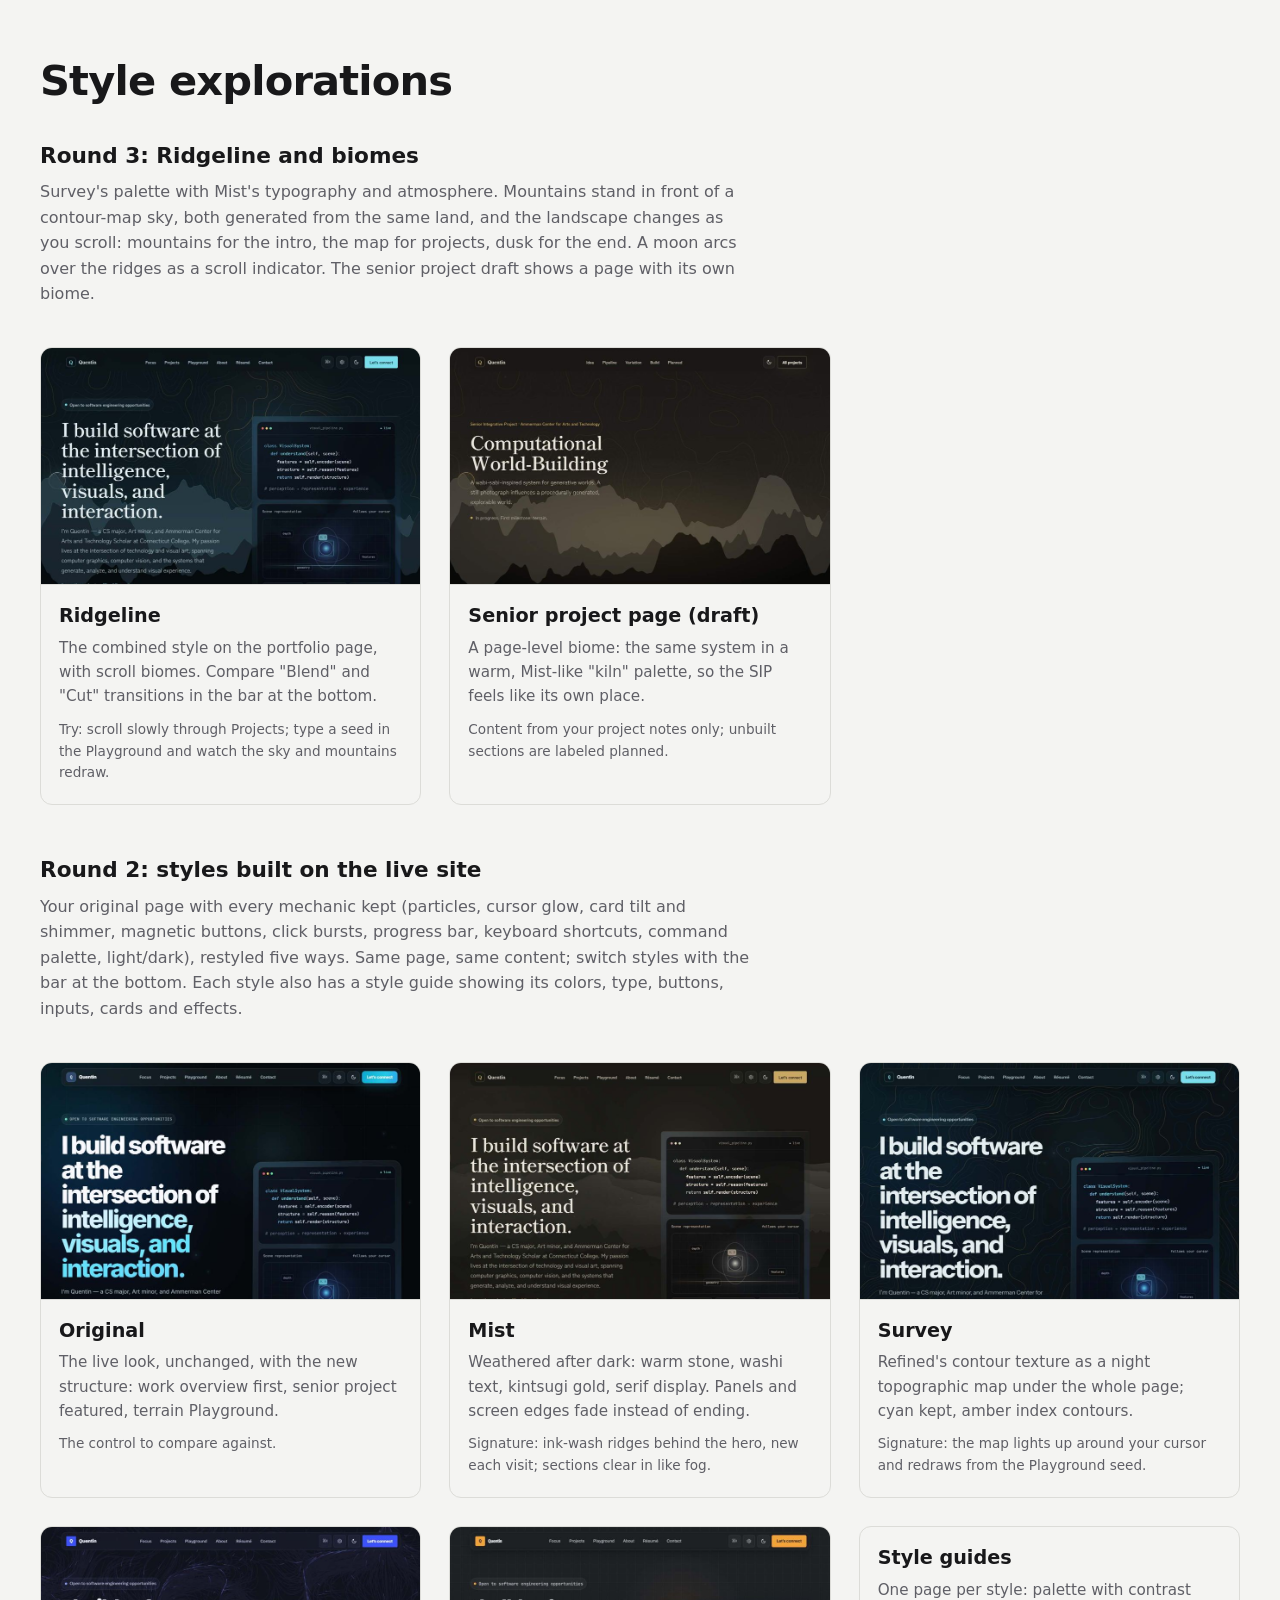
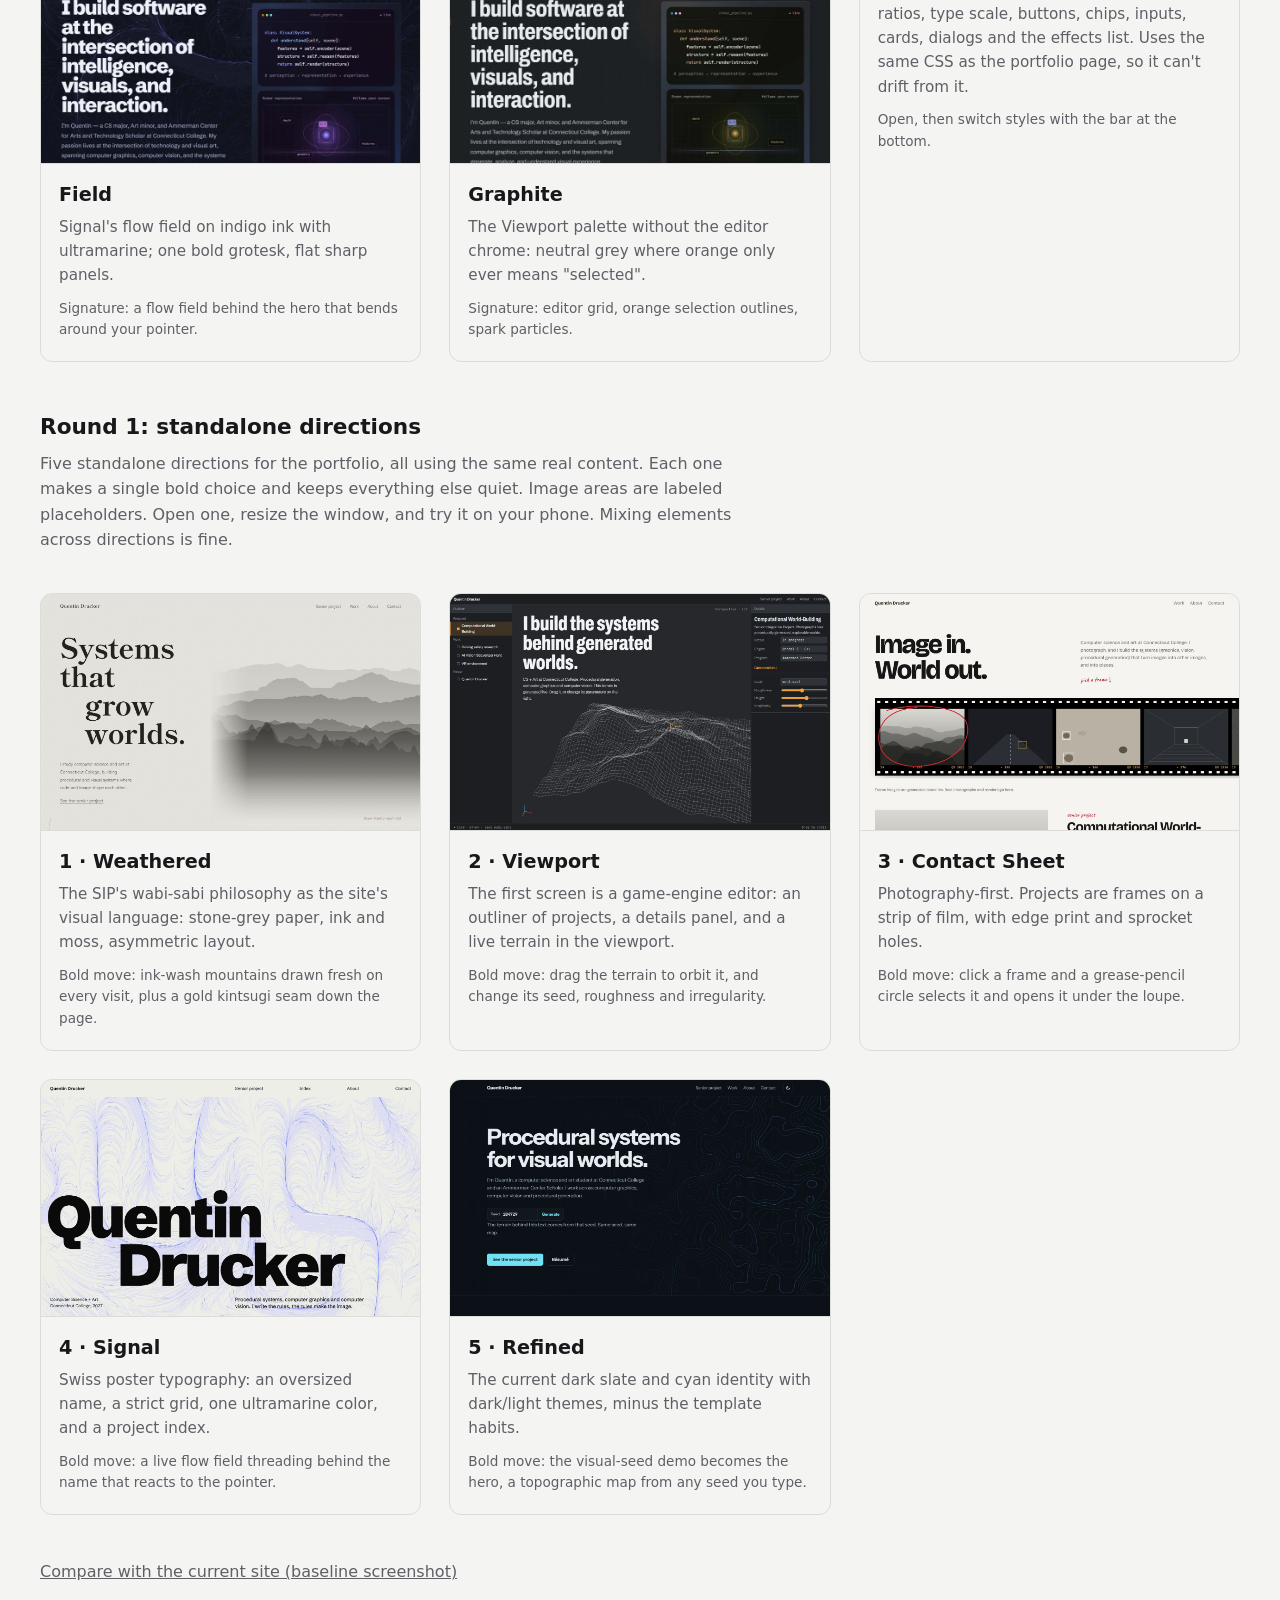
<file: explorations/index.html>
<!DOCTYPE html>
<!--
  Gallery of standalone style explorations. Each linked file is self-contained
  (inline CSS/JS) and shares no code with the live site.
  Preview images are regenerated with docs tooling; see README.md here.
-->
<html lang="en">
<head>
<meta charset="UTF-8" />
<meta name="viewport" content="width=device-width, initial-scale=1" />
<title>Style explorations — Quentin Drucker</title>
<style>
  :root { --bg: #f4f4f2; --text: #18181a; --soft: #5f5f66; --line: #dcdcd8; color-scheme: light; }
  @media (prefers-color-scheme: dark) { :root { --bg: #151517; --text: #ececee; --soft: #9a9aa2; --line: #2c2c30; color-scheme: dark; } }
  * { box-sizing: border-box; }
  body { margin: 0; background: var(--bg); color: var(--text); font: 16px/1.6 system-ui, -apple-system, "Segoe UI", sans-serif; }
  main { width: min(1200px, calc(100% - 32px)); margin: 0 auto; padding: 48px 0 80px; }
  h1 { font-size: clamp(1.8rem, 4vw, 2.6rem); letter-spacing: -.02em; margin: 0 0 8px; }
  .intro { color: var(--soft); max-width: 70ch; margin: 0 0 40px; }
  .grid { display: grid; grid-template-columns: repeat(auto-fill, minmax(340px, 1fr)); gap: 28px; }
  a.card { display: block; color: inherit; text-decoration: none; border: 1px solid var(--line); border-radius: 12px; overflow: hidden; }
  a.card:hover { border-color: var(--soft); }
  a.card:focus-visible { outline: 3px solid #2f62c9; outline-offset: 3px; }
  .card img { display: block; width: 100%; aspect-ratio: 16 / 10; object-fit: cover; object-position: top; border-bottom: 1px solid var(--line); background: var(--line); }
  .card div { padding: 16px 18px 20px; }
  .card h2 { margin: 0 0 4px; font-size: 1.2rem; }
  .card p { margin: 0; color: var(--soft); font-size: .95rem; }
  .card .k { display: block; margin-top: 10px; font-size: .85rem; color: var(--soft); }
  .back { display: inline-block; margin-top: 44px; color: var(--soft); }
  h2.set { margin: 48px 0 6px; font-size: 1.35rem; }
  h2.set:first-of-type { margin-top: 24px; }
  .card-text { display: flex; align-items: flex-end; min-height: 220px; }
</style>
</head>
<body>
<main>
  <h1>Style explorations</h1>

  <h2 class="set">Round 3: Ridgeline and biomes</h2>
  <p class="intro">Survey's palette with Mist's typography and atmosphere. Mountains stand in front of a contour-map sky, both generated from the same land, and the landscape changes as you scroll: mountains for the intro, the map for projects, dusk for the end. A moon arcs over the ridges as a scroll indicator. The senior project draft shows a page with its own biome.</p>
  <div class="grid">
    <a class="card" href="v2/index.html?style=ridgeline"><img src="v2/previews/ridgeline.jpg" alt="Preview of Ridgeline" loading="lazy" /><div><h2>Ridgeline</h2><p>The combined style on the portfolio page, with scroll biomes. Compare "Blend" and "Cut" transitions in the bar at the bottom.</p><span class="k">Try: scroll slowly through Projects; type a seed in the Playground and watch the sky and mountains redraw.</span></div></a>
    <a class="card" href="v2/sip.html"><img src="v2/previews/sip.jpg" alt="Preview of the senior project draft page" loading="lazy" /><div><h2>Senior project page (draft)</h2><p>A page-level biome: the same system in a warm, Mist-like "kiln" palette, so the SIP feels like its own place.</p><span class="k">Content from your project notes only; unbuilt sections are labeled planned.</span></div></a>
  </div>

  <h2 class="set">Round 2: styles built on the live site</h2>
  <p class="intro">Your original page with every mechanic kept (particles, cursor glow, card tilt and shimmer, magnetic buttons, click bursts, progress bar, keyboard shortcuts, command palette, light/dark), restyled five ways. Same page, same content; switch styles with the bar at the bottom. Each style also has a style guide showing its colors, type, buttons, inputs, cards and effects.</p>
  <div class="grid">
    <a class="card" href="v2/index.html?style=original"><img src="v2/previews/original.jpg" alt="Preview of Original" loading="lazy" /><div><h2>Original</h2><p>The live look, unchanged, with the new structure: work overview first, senior project featured, terrain Playground.</p><span class="k">The control to compare against.</span></div></a>
    <a class="card" href="v2/index.html?style=mist"><img src="v2/previews/mist.jpg" alt="Preview of Mist" loading="lazy" /><div><h2>Mist</h2><p>Weathered after dark: warm stone, washi text, kintsugi gold, serif display. Panels and screen edges fade instead of ending.</p><span class="k">Signature: ink-wash ridges behind the hero, new each visit; sections clear in like fog.</span></div></a>
    <a class="card" href="v2/index.html?style=survey"><img src="v2/previews/survey.jpg" alt="Preview of Survey" loading="lazy" /><div><h2>Survey</h2><p>Refined's contour texture as a night topographic map under the whole page; cyan kept, amber index contours.</p><span class="k">Signature: the map lights up around your cursor and redraws from the Playground seed.</span></div></a>
    <a class="card" href="v2/index.html?style=field"><img src="v2/previews/field.jpg" alt="Preview of Field" loading="lazy" /><div><h2>Field</h2><p>Signal's flow field on indigo ink with ultramarine; one bold grotesk, flat sharp panels.</p><span class="k">Signature: a flow field behind the hero that bends around your pointer.</span></div></a>
    <a class="card" href="v2/index.html?style=graphite"><img src="v2/previews/graphite.jpg" alt="Preview of Graphite" loading="lazy" /><div><h2>Graphite</h2><p>The Viewport palette without the editor chrome: neutral grey where orange only ever means "selected".</p><span class="k">Signature: editor grid, orange selection outlines, spark particles.</span></div></a>
    <a class="card card-text" href="v2/styleguide.html"><div><h2>Style guides</h2><p>One page per style: palette with contrast ratios, type scale, buttons, chips, inputs, cards, dialogs and the effects list. Uses the same CSS as the portfolio page, so it can't drift from it.</p><span class="k">Open, then switch styles with the bar at the bottom.</span></div></a>
  </div>

  <h2 class="set">Round 1: standalone directions</h2>
  <p class="intro">Five standalone directions for the portfolio, all using the same real content. Each one makes a single bold choice and keeps everything else quiet. Image areas are labeled placeholders. Open one, resize the window, and try it on your phone. Mixing elements across directions is fine.</p>
  <div class="grid">
    <a class="card" href="01-weathered.html"><img src="previews/01-weathered.jpg" alt="Preview of Weathered" loading="lazy" /><div><h2>1 · Weathered</h2><p>The SIP's wabi-sabi philosophy as the site's visual language: stone-grey paper, ink and moss, asymmetric layout.</p><span class="k">Bold move: ink-wash mountains drawn fresh on every visit, plus a gold kintsugi seam down the page.</span></div></a>
    <a class="card" href="02-viewport.html"><img src="previews/02-viewport.jpg" alt="Preview of Viewport" loading="lazy" /><div><h2>2 · Viewport</h2><p>The first screen is a game-engine editor: an outliner of projects, a details panel, and a live terrain in the viewport.</p><span class="k">Bold move: drag the terrain to orbit it, and change its seed, roughness and irregularity.</span></div></a>
    <a class="card" href="03-contact-sheet.html"><img src="previews/03-contact-sheet.jpg" alt="Preview of Contact Sheet" loading="lazy" /><div><h2>3 · Contact Sheet</h2><p>Photography-first. Projects are frames on a strip of film, with edge print and sprocket holes.</p><span class="k">Bold move: click a frame and a grease-pencil circle selects it and opens it under the loupe.</span></div></a>
    <a class="card" href="04-signal.html"><img src="previews/04-signal.jpg" alt="Preview of Signal" loading="lazy" /><div><h2>4 · Signal</h2><p>Swiss poster typography: an oversized name, a strict grid, one ultramarine color, and a project index.</p><span class="k">Bold move: a live flow field threading behind the name that reacts to the pointer.</span></div></a>
    <a class="card" href="05-refined.html"><img src="previews/05-refined.jpg" alt="Preview of Refined" loading="lazy" /><div><h2>5 · Refined</h2><p>The current dark slate and cyan identity with dark/light themes, minus the template habits.</p><span class="k">Bold move: the visual-seed demo becomes the hero, a topographic map from any seed you type.</span></div></a>
  </div>
  <a class="back" href="../docs/baseline-2026-10-03/dark-laptop-fold.png">Compare with the current site (baseline screenshot)</a>
</main>
</body>
</html>
</file>
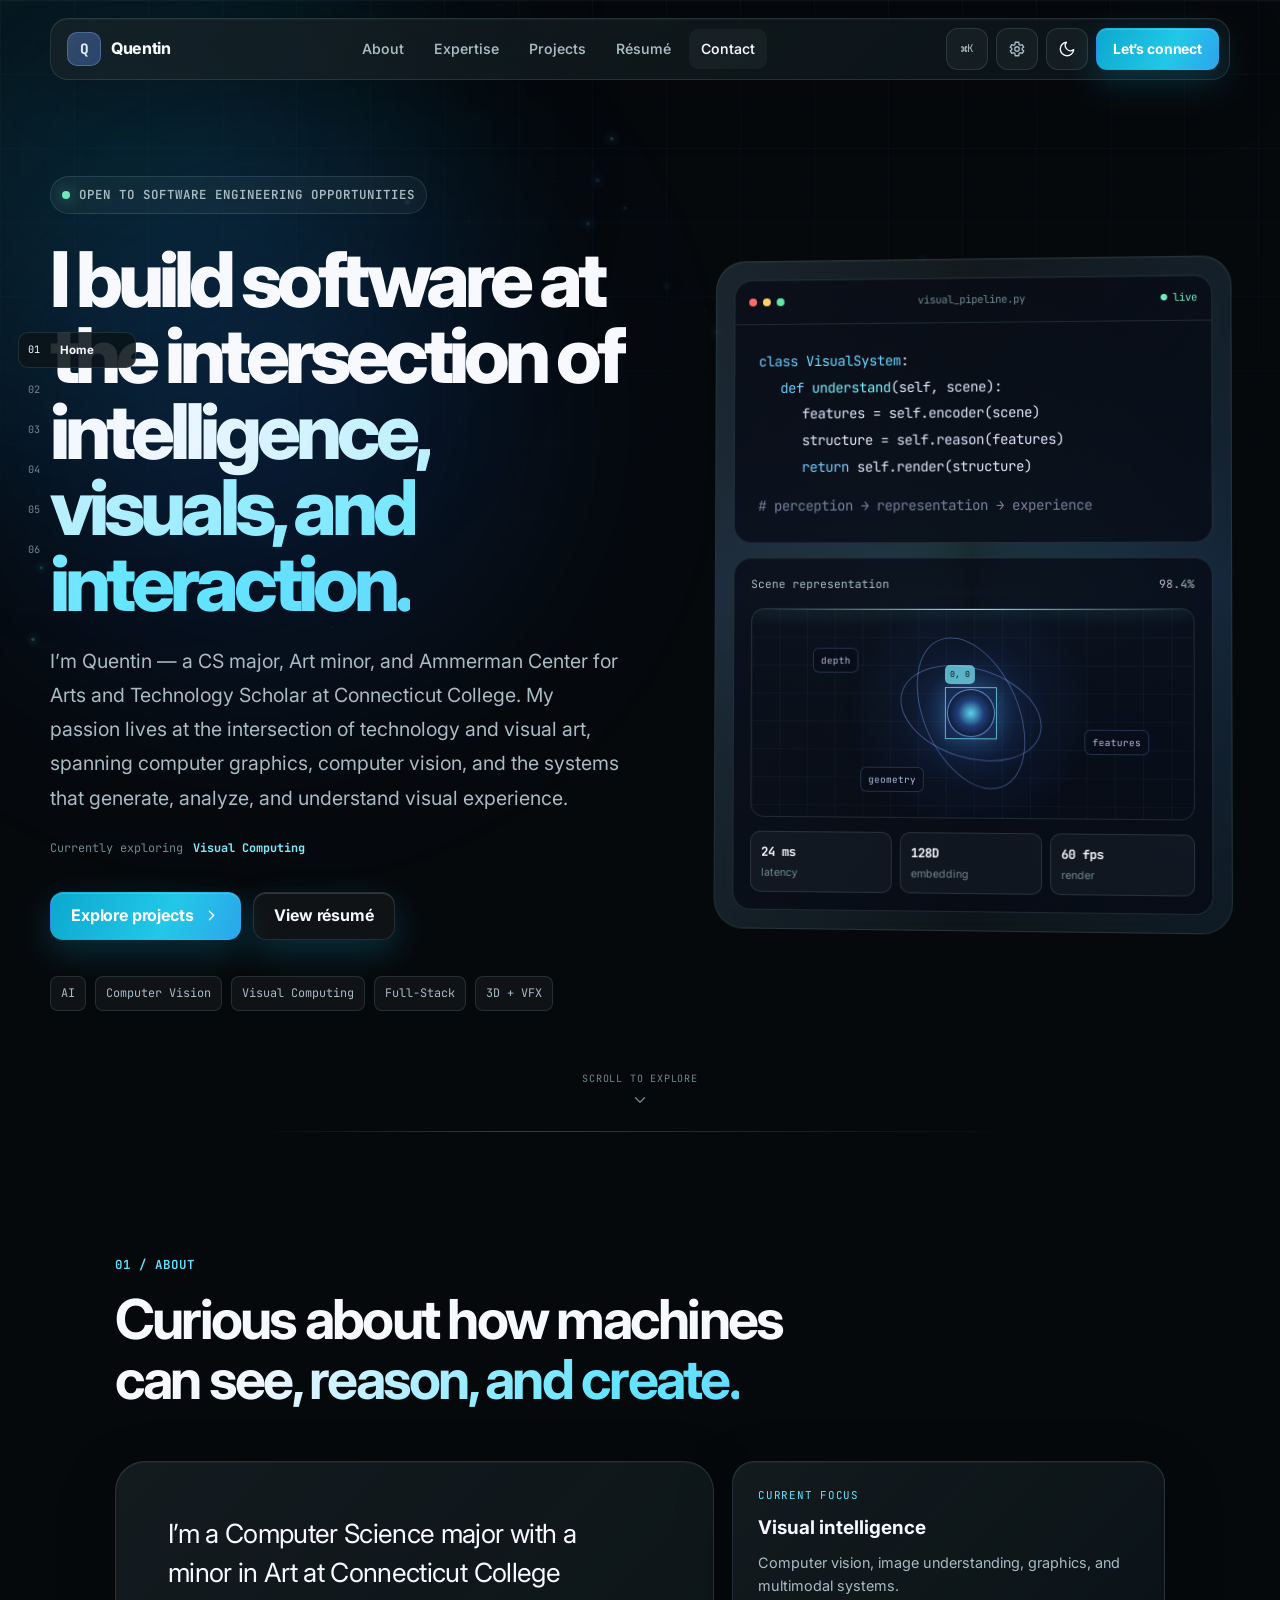
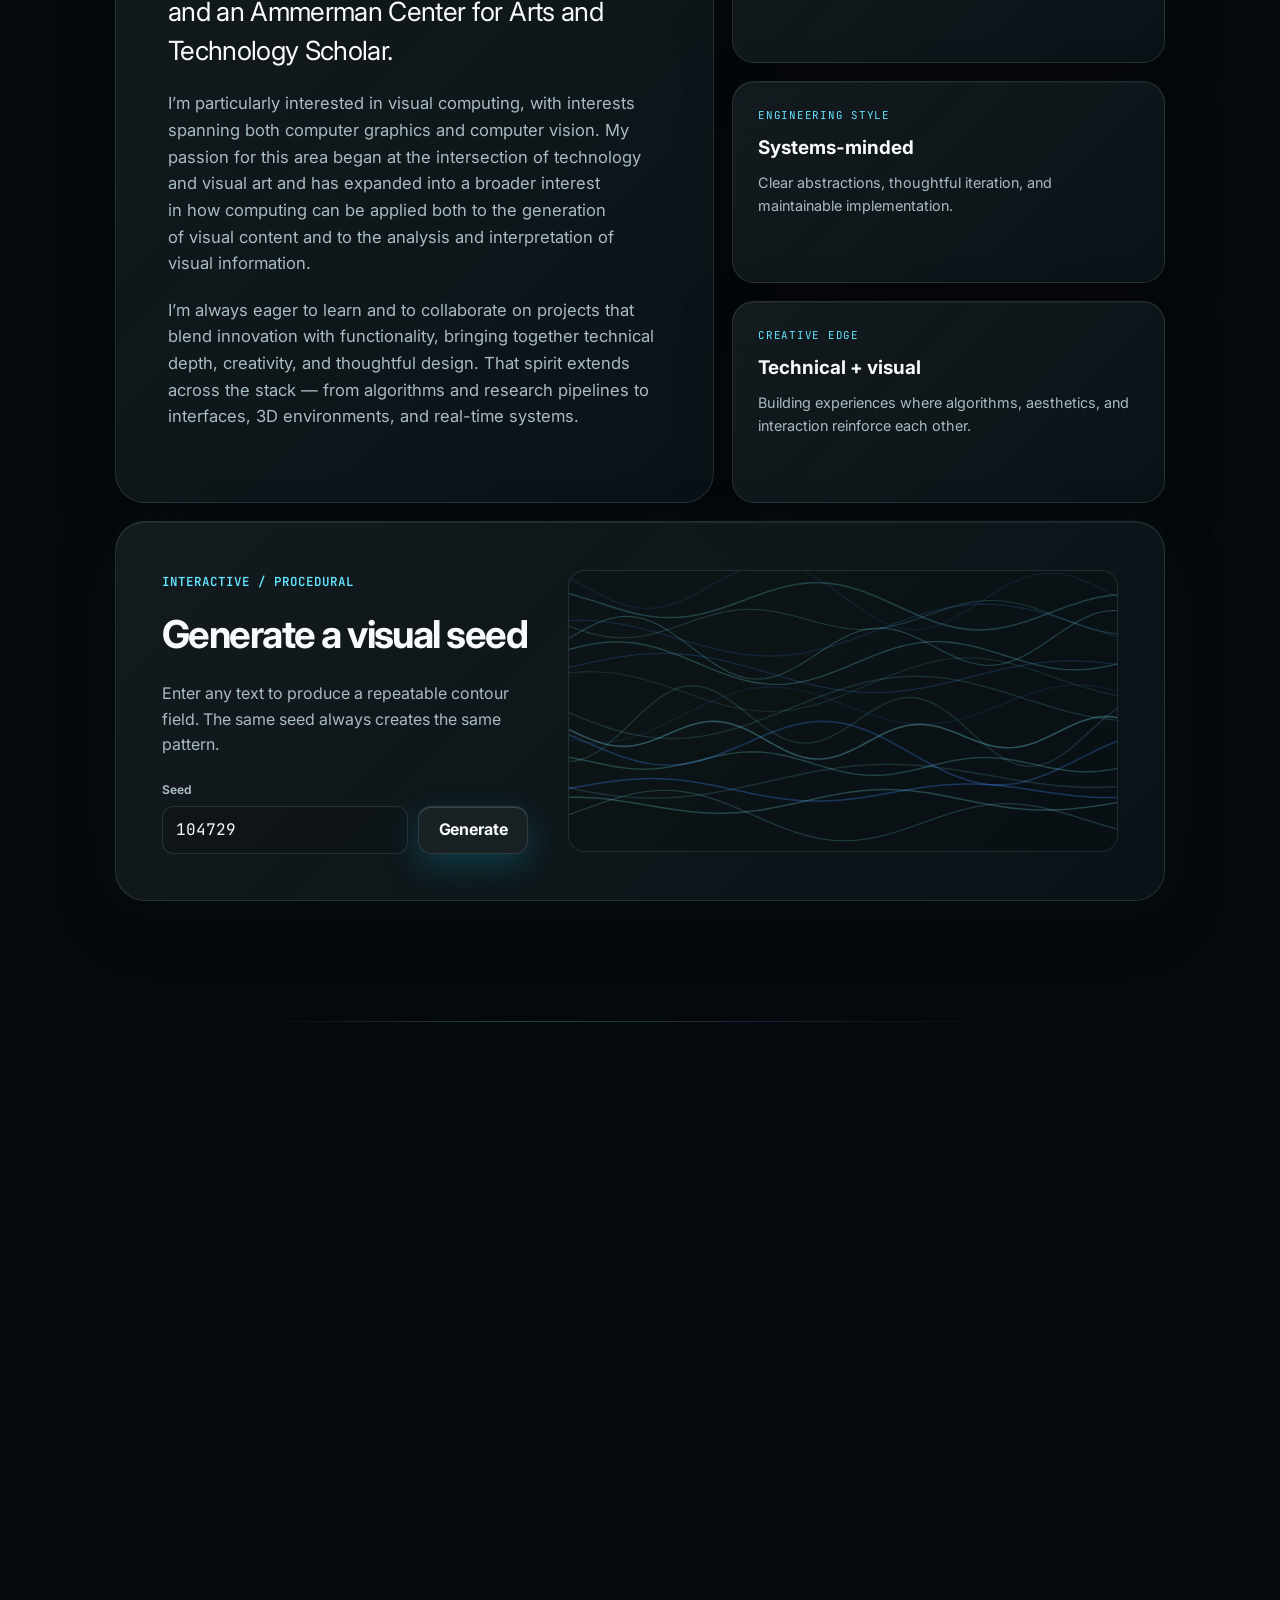
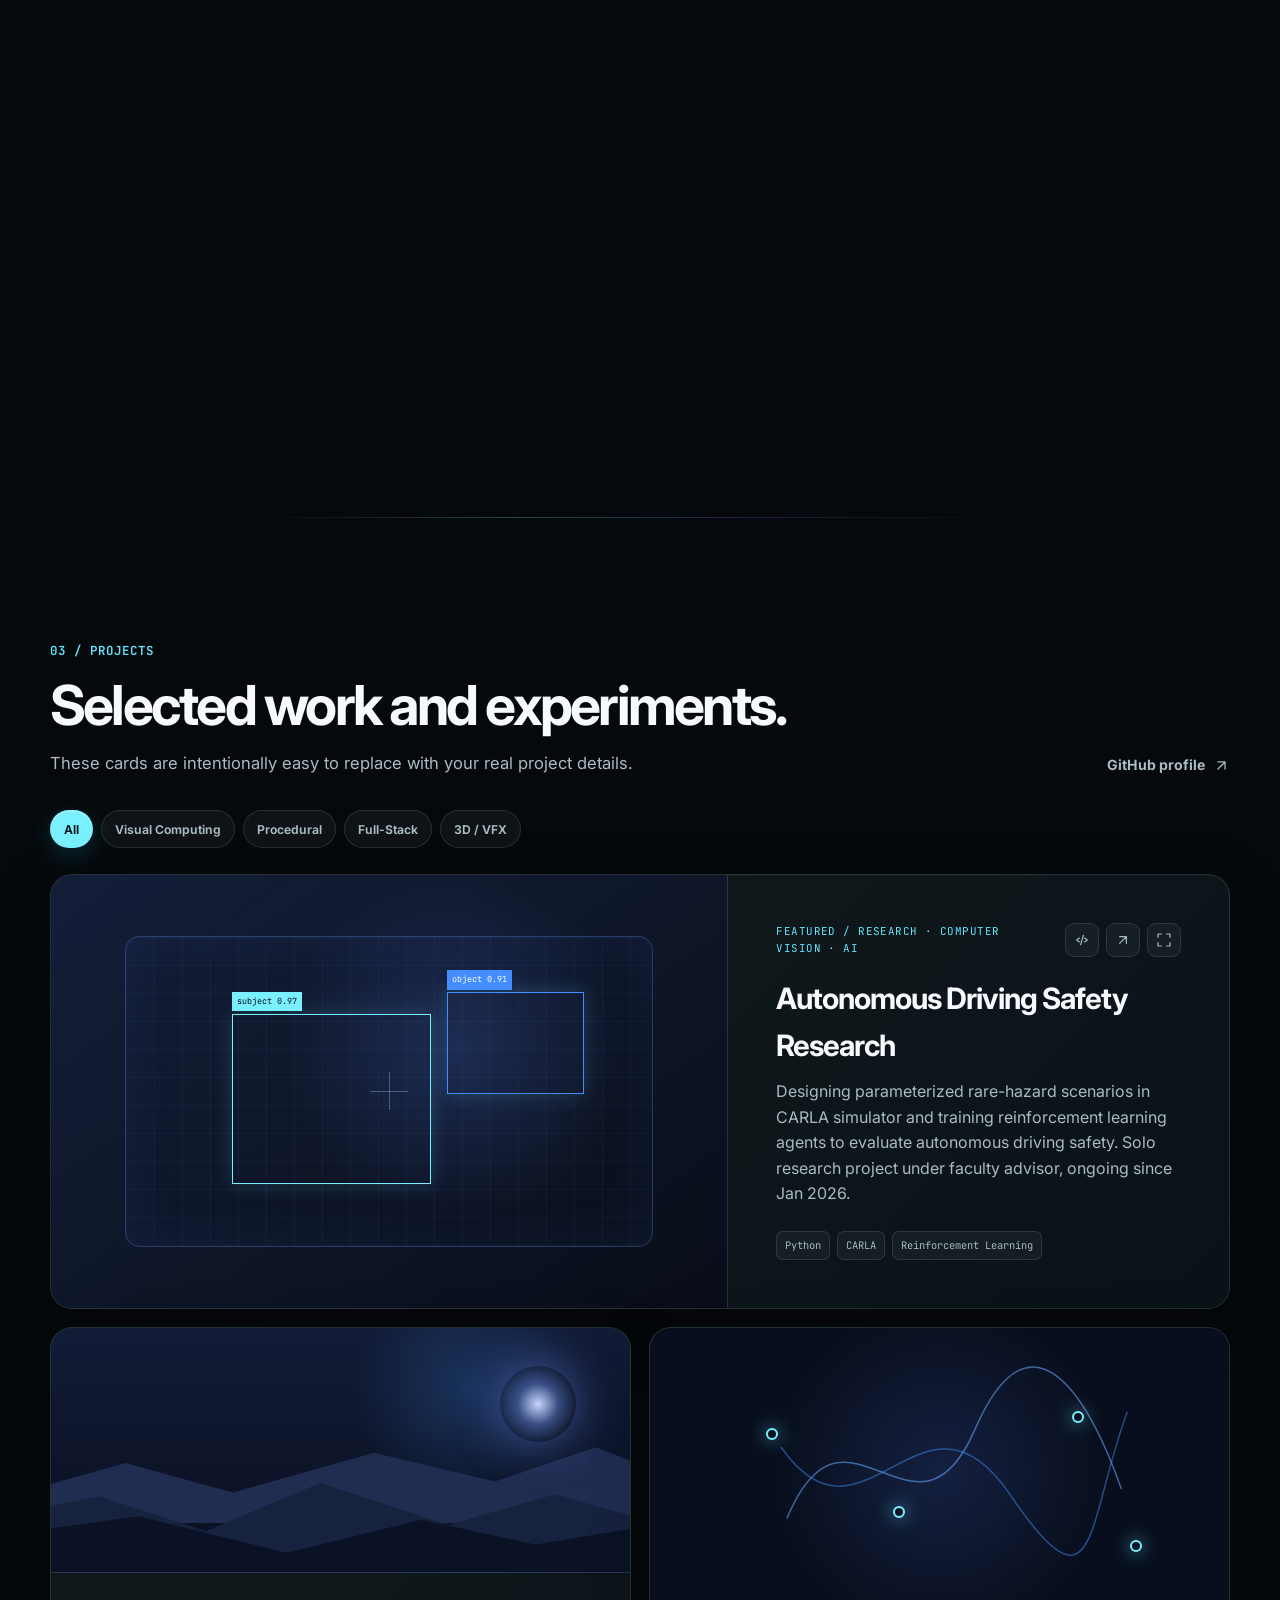
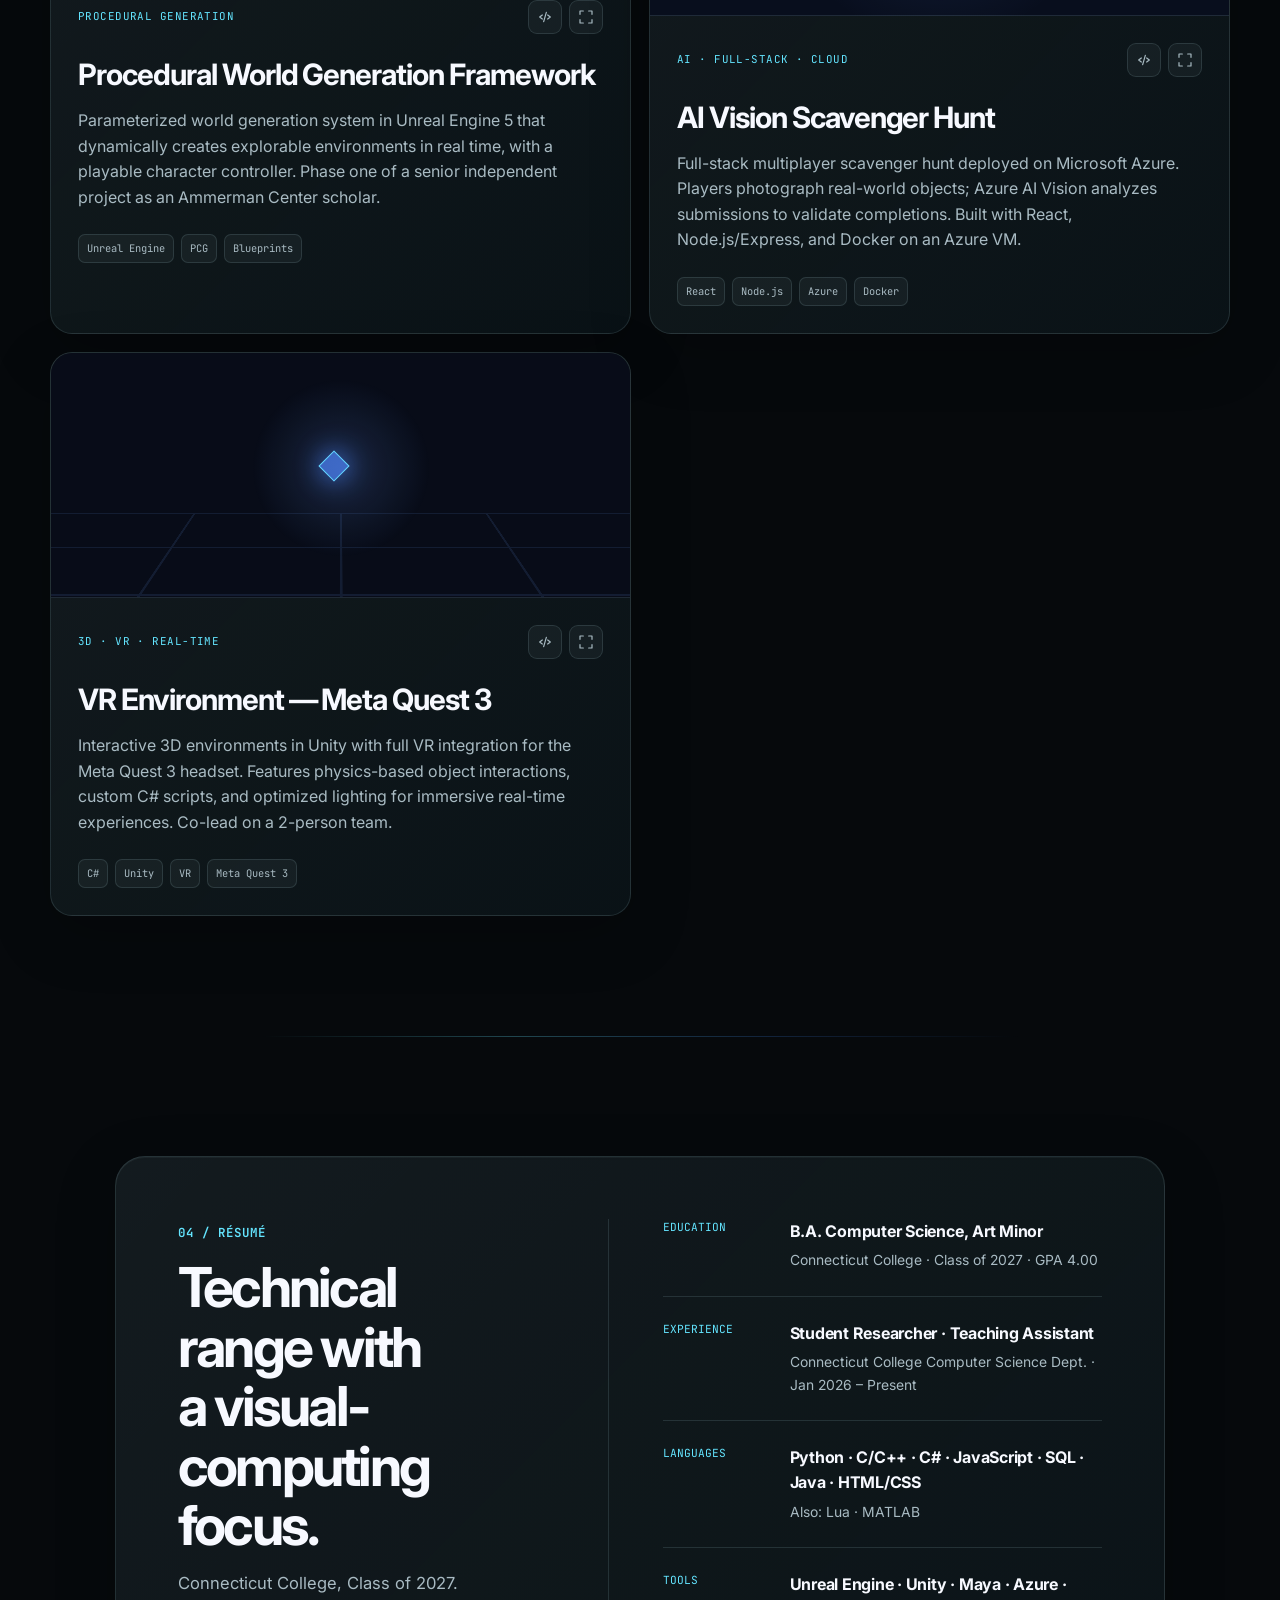
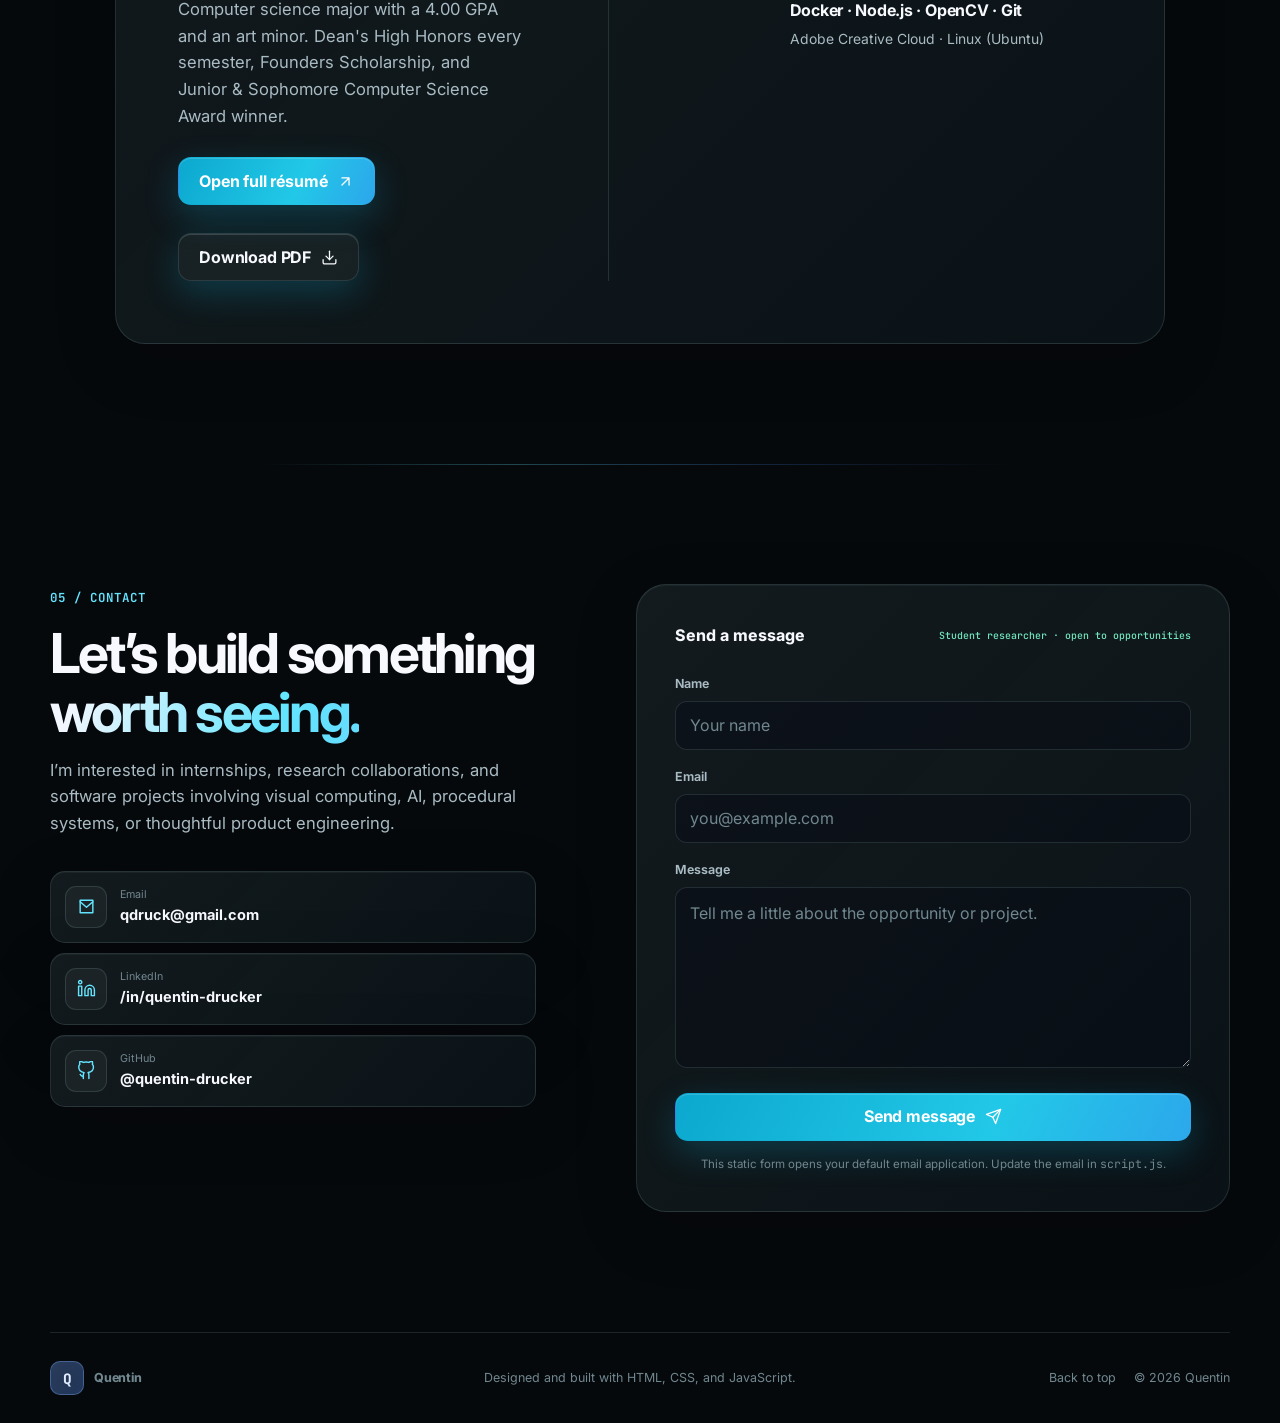
<file: archive/v1-2026-10-03/index.html>
<!DOCTYPE html>
<!--
==============================================================================
MAIN PORTFOLIO DOCUMENT — index.html
==============================================================================

I use this file as the browser's primary document and structural entry point.

The browser reads this HTML first, builds the Document Object Model (DOM), and
then loads the linked files in the <head>:

- styles.css        Base layout, theme, typography, and original visual system.
- enhancements.css  Styles for the later interaction/features pass.
- config.js         Small content/data object used by enhancements.js.
- script.js         Original theme, navigation, card, and particle behavior.
- enhancements.js   Additional dialogs, filtering, settings, shortcuts, and demos.

The three JavaScript files use the "defer" attribute. This means they download
while the HTML is being parsed, but execute only after the DOM has been built.
They execute in document order: config.js, then script.js, then enhancements.js.

The HTML remains meaningful without animation. Major page areas use semantic
elements such as <header>, <nav>, <main>, <section>, <aside>, <dialog>, and
<footer>. Decorative canvases and SVG artwork use aria-hidden where appropriate
so screen readers focus on the actual content.
-->
<html lang="en" data-theme="dark">
<head>
  <!--
    Document metadata:
    - UTF-8 allows normal punctuation and symbols.
    - viewport makes CSS responsive sizing work on phones and tablets.
    - description and Open Graph tags supply search/social preview text.
  -->
  <meta charset="UTF-8" />
  <meta name="viewport" content="width=device-width, initial-scale=1.0" />
  <meta name="description" content="Quentin — computer science student focused on AI, visual computing, computer vision, procedural generation, and full-stack software." />
  <meta name="theme-color" content="#070b0e" />
  <meta property="og:title" content="Quentin | Computer Science Portfolio" />
  <meta property="og:description" content="AI, visual computing, procedural generation, and full-stack software." />
  <meta property="og:type" content="website" />
  <title>Quentin | Computer Science Portfolio</title>
  <!--
    Resource loading:
    The favicon and manifest describe the site to the browser. Google Fonts is
    an optional external dependency; the CSS includes system-font fallbacks.
  -->
  <link rel="icon" type="image/svg+xml" href="../../assets/favicon.svg" />
  <meta name="robots" content="noindex" />
  <link rel="preconnect" href="https://fonts.googleapis.com" />
  <link rel="preconnect" href="https://fonts.gstatic.com" crossorigin />
  <link href="https://fonts.googleapis.com/css2?family=Inter:wght@400;500;600;700;800&family=JetBrains+Mono:wght@400;500;600&display=swap" rel="stylesheet" />
  <!--
    CSS load order matters. enhancements.css loads after styles.css so that its
    more specific feature-layer rules can extend the base design without
    rewriting the original stylesheet.
  -->
  <link rel="stylesheet" href="styles.css" />
  <link rel="stylesheet" href="enhancements.css" />
  <!--
    JavaScript load order:
    1. config.js creates window.PORTFOLIO_ENHANCEMENTS.
    2. script.js initializes the original site.
    3. enhancements.js reads both the DOM and the config object, then adds the
       second-pass functionality.
  -->
  <script src="config.js" defer></script>
  <script src="script.js" defer></script>
  <script src="enhancements.js" defer></script>
</head>

<!--
  BODY OVERVIEW

  The first elements are global visual/interaction layers. They are positioned
  independently from the normal document flow, so they decorate the page
  without changing the reading order.
-->
<body>
  <!--
    Intro loader:
    enhancements.js rotates the status message and hides this overlay. It uses
    role="status" and aria-live so the current state can be announced without
    interrupting the visitor.
  -->
  <div class="intro-loader" id="intro-loader" role="status" aria-live="polite">
    <div class="intro-loader-panel glass">
      <span class="intro-loader-mark">Q</span>
      <div>
        <strong id="loader-message">Initializing visual system…</strong>
        <span class="intro-loader-bar"><i></i></span>
      </div>
      <button id="skip-loader" class="text-control" type="button">Skip</button>
    </div>
  </div>

  <!--
    Global visual layers:
    - scroll-progress is a two-pixel reading-progress line.
    - cursor-aura follows the pointer as a soft glow.
    - ambient-canvas is drawn by script.js for the organic mote field.
    - background-grid and page-glow are CSS-only atmosphere.
  -->
  <div id="scroll-progress" aria-hidden="true"><span></span></div>
  <div id="cursor-aura" aria-hidden="true"></div>
  <canvas id="ambient-canvas" aria-hidden="true"></canvas>
  <div class="background-grid" aria-hidden="true"></div>
  <div class="page-glow glow-one" aria-hidden="true"></div>
  <div class="page-glow glow-two" aria-hidden="true"></div>

  <!--
    Accessibility shortcut:
    This link is visually hidden until focused and lets keyboard users bypass
    the persistent navigation.
  -->
  <a class="skip-link" href="#main-content">Skip to content</a>

  <!--
    Persistent site header:
    The normal navigation uses anchor links to page sections. The mobile menu,
    theme control, command-palette trigger, and settings trigger are wired by
    the JavaScript files.
  -->
  <header class="site-header">
    <nav class="nav-shell glass" aria-label="Primary navigation">
      <a class="brand" href="#home" aria-label="Quentin home">
        <span class="brand-mark" aria-hidden="true">Q</span>
        <span>Quentin</span>
      </a>

      <button class="mobile-menu-button" type="button" aria-expanded="false" aria-controls="nav-links" aria-label="Open navigation">
        <span></span><span></span><span></span>
      </button>

      <div class="nav-links" id="nav-links">
        <a href="#about">About</a>
        <a href="#expertise">Expertise</a>
        <a href="#projects">Projects</a>
        <a href="#resume">Résumé</a>
        <a href="#contact">Contact</a>
      </div>

      <div class="nav-actions">
        <button class="nav-tool command-trigger" type="button" aria-label="Open command palette"><span>⌘K</span></button>
        <button class="nav-tool settings-trigger" type="button" aria-label="Open effects settings">
          <svg viewBox="0 0 24 24" aria-hidden="true"><circle cx="12" cy="12" r="3"></circle><path d="M19 12a7 7 0 0 0-.1-1l2-1.5-2-3.4-2.5 1a8 8 0 0 0-1.7-1L14.4 3h-4.8l-.4 3.1a8 8 0 0 0-1.7 1l-2.5-1-2 3.4L5.1 11a7 7 0 0 0 0 2L3 14.5l2 3.4 2.5-1a8 8 0 0 0 1.7 1l.4 3.1h4.8l.4-3.1a8 8 0 0 0 1.7-1l2.5 1 2-3.4-2.1-1.5a7 7 0 0 0 .1-1Z"></path></svg>
        </button>
        <button class="theme-toggle" type="button" aria-label="Switch to light mode" title="Toggle theme">
          <svg class="sun-icon" viewBox="0 0 24 24" aria-hidden="true">
            <circle cx="12" cy="12" r="4"></circle>
            <path d="M12 2v2M12 20v2M4.93 4.93l1.42 1.42M17.66 17.66l1.41 1.41M2 12h2M20 12h2M4.93 19.07l1.42-1.42M17.66 6.34l1.41-1.41"></path>
          </svg>
          <svg class="moon-icon" viewBox="0 0 24 24" aria-hidden="true">
            <path d="M21 12.8A9 9 0 1 1 11.2 3 7 7 0 0 0 21 12.8Z"></path>
          </svg>
        </button>
        <a class="button button-small button-primary desktop-cta" href="#contact">Let’s connect</a>
      </div>
    </nav>
  </header>

  <!--
    Desktop section rail:
    This is a secondary navigation aid. enhancements.js observes the visible
    section and applies the active state. CSS hides the rail on narrower screens.
  -->
  <aside class="section-rail" aria-label="Page sections">
    <a href="#home"><span>01</span><strong>Home</strong></a>
    <a href="#about"><span>02</span><strong>About</strong></a>
    <a href="#expertise"><span>03</span><strong>Expertise</strong></a>
    <a href="#projects"><span>04</span><strong>Projects</strong></a>
    <a href="#resume"><span>05</span><strong>Résumé</strong></a>
    <a href="#contact"><span>06</span><strong>Contact</strong></a>
  </aside>

  <!--
    Main document content:
    Each top-level section has a stable id. Navigation, keyboard shortcuts,
    active-section observers, and smooth scrolling all depend on these ids.
  -->
  <main id="main-content">
    <!--
      HERO / HOME

      The left side contains the actual introduction and primary actions. The
      right side is CSS/HTML artwork representing a visual-computing pipeline.
      script.js adds pointer lighting; enhancements.js adds the moving detection
      box and rotating interest label.
    -->
    <section class="hero section" id="home">
      <div class="hero-content">
        <div class="eyebrow reveal">
          <span class="status-dot"></span>
          Open to software engineering opportunities
        </div>

        <h1 class="hero-title reveal">
          I build software at the intersection of
          <span class="gradient-text">intelligence, visuals, and interaction.</span>
        </h1>

        <p class="hero-copy reveal">
          I’m Quentin — a CS major, Art minor, and Ammerman Center for Arts and Technology Scholar at Connecticut College. My passion lives at the intersection of technology and visual art, spanning computer graphics, computer vision, and the systems that generate, analyze, and understand visual experience.
        </p>
        <div class="interest-rotator reveal" aria-live="polite">
          <span>Currently exploring</span>
          <strong id="rotating-interest">Visual Computing</strong>
        </div>

        <div class="hero-actions reveal">
          <a class="button button-primary" href="#projects">
            Explore projects
            <svg viewBox="0 0 24 24" aria-hidden="true"><path d="m9 18 6-6-6-6"></path></svg>
          </a>
          <a class="button button-secondary" href="../../resume.html">View résumé</a>
        </div>

        <div class="hero-meta reveal" aria-label="Primary interests">
          <span>AI</span>
          <span>Computer Vision</span>
          <span>Visual Computing</span>
          <span>Full-Stack</span>
          <span>3D + VFX</span>
        </div>
      </div>

      <div class="hero-visual reveal" aria-label="Abstract visualization of Quentin's technical focus">
        <div class="visual-shell glass">
          <div class="code-window">
            <div class="window-bar">
              <div class="window-dots" aria-hidden="true"><i></i><i></i><i></i></div>
              <span>visual_pipeline.py</span>
              <span class="window-status">● live</span>
            </div>
            <div class="code-content" aria-hidden="true">
              <div><span class="code-purple">class</span> <span class="code-blue">VisualSystem</span>:</div>
              <div class="indent"><span class="code-purple">def</span> <span class="code-cyan">understand</span>(self, scene):</div>
              <div class="indent-2">features = self.encoder(scene)</div>
              <div class="indent-2">structure = self.reason(features)</div>
              <div class="indent-2"><span class="code-purple">return</span> self.render(structure)</div>
              <div class="code-spacer"></div>
              <div><span class="code-muted"># perception → representation → experience</span></div>
            </div>
          </div>

          <div class="vision-panel">
            <div class="vision-header">
              <span>Scene representation</span>
              <span>98.4%</span>
            </div>
            <div class="vision-stage">
              <div class="scan-line"></div>
              <div class="vision-orbit orbit-a"></div>
              <div class="vision-orbit orbit-b"></div>
              <div class="vision-core"></div>
              <div class="vision-cursor" id="vision-cursor" aria-hidden="true"><span id="vision-coordinate">0, 0</span></div>
              <span class="vision-label label-a">depth</span>
              <span class="vision-label label-b">features</span>
              <span class="vision-label label-c">geometry</span>
            </div>
            <div class="metric-row">
              <div><strong>24 ms</strong><span>latency</span></div>
              <div><strong>128D</strong><span>embedding</span></div>
              <div><strong>60 fps</strong><span>render</span></div>
            </div>
          </div>
        </div>
      </div>

      <a class="scroll-cue" href="#about" aria-label="Scroll to About section">
        <span>Scroll to explore</span>
        <svg viewBox="0 0 24 24" aria-hidden="true"><path d="m6 9 6 6 6-6"></path></svg>
      </a>
    </section>

    <!--
      ABOUT

      This section establishes the professional focus. The cards are normal
      articles so their information remains readable when effects are disabled.
    -->
    <section class="section section-narrow" id="about">
      <div class="section-heading reveal">
        <span class="section-kicker">01 / About</span>
        <h2>Curious about how machines can <span class="gradient-text">see, reason, and create.</span></h2>
      </div>

      <div class="about-grid">
        <article class="about-story glass reveal">
          <p class="lead">
            I’m a Computer Science major with a minor in Art at Connecticut College and an Ammerman Center for Arts and Technology Scholar.
          </p>
          <p>
            I’m particularly interested in visual computing, with interests spanning both computer graphics and computer vision. My passion for this area began at the intersection of technology and visual art and has expanded into a broader interest in how computing can be applied both to the generation of visual content and to the analysis and interpretation of visual information.
          </p>
          <p>
            I’m always eager to learn and to collaborate on projects that blend innovation with functionality, bringing together technical depth, creativity, and thoughtful design. That spirit extends across the stack — from algorithms and research pipelines to interfaces, 3D environments, and real-time systems.
          </p>
        </article>

        <div class="about-facts">
          <article class="fact-card glass reveal">
            <span class="fact-label">Current focus</span>
            <strong>Visual intelligence</strong>
            <p>Computer vision, image understanding, graphics, and multimodal systems.</p>
          </article>
          <article class="fact-card glass reveal">
            <span class="fact-label">Engineering style</span>
            <strong>Systems-minded</strong>
            <p>Clear abstractions, thoughtful iteration, and maintainable implementation.</p>
          </article>
          <article class="fact-card glass reveal">
            <span class="fact-label">Creative edge</span>
            <strong>Technical + visual</strong>
            <p>Building experiences where algorithms, aesthetics, and interaction reinforce each other.</p>
          </article>
        </div>
      </div>

      <!--
        PROCEDURAL SEED DEMO

        enhancements.js reads the input value, converts it to a deterministic
        pseudo-random seed, and draws repeatable contour lines on seed-canvas.
        The same text input produces the same visual pattern.
      -->
      <section class="seed-lab glass reveal" aria-labelledby="seed-title">
        <div>
          <span class="section-kicker">Interactive / Procedural</span>
          <h3 id="seed-title">Generate a visual seed</h3>
          <p>Enter any text to produce a repeatable contour field. The same seed always creates the same pattern.</p>
          <form id="seed-form" class="seed-controls">
            <label><span>Seed</span><input id="seed-input" type="text" value="104729" maxlength="24" /></label>
            <button class="button button-secondary magnetic" type="submit">Generate</button>
          </form>
        </div>
        <canvas id="seed-canvas" width="540" height="280" aria-label="Procedurally generated contour pattern"></canvas>
      </section>
    </section>

    <!--
      EXPERTISE

      These cards communicate broad skill areas. script.js supplies shimmer,
      pointer-position lighting, and restrained tilt. Their content remains
      hard-coded in this current template version.
    -->
    <section class="section" id="expertise">
      <div class="section-heading reveal">
        <span class="section-kicker">02 / Expertise</span>
        <h2>Core areas I’m developing.</h2>
        <p>A multidisciplinary foundation for building intelligent, visual, and production-ready software.</p>
      </div>

      <div class="expertise-grid">
        <article class="expertise-card glass reveal featured">
          <div class="expertise-icon" aria-hidden="true">
            <svg viewBox="0 0 24 24"><path d="M2 12s3.5-6 10-6 10 6 10 6-3.5 6-10 6S2 12 2 12Z"></path><circle cx="12" cy="12" r="3"></circle></svg>
          </div>
          <span class="card-index">01</span>
          <h3>Visual Computing</h3>
          <p>Computer vision, image processing, graphics, spatial representation, and visual AI systems.</p>
          <div class="tag-list"><span>OpenCV</span><span>Python</span><span>3D</span><span>Imaging</span></div>
        </article>

        <article class="expertise-card glass reveal">
          <div class="expertise-icon" aria-hidden="true">
            <svg viewBox="0 0 24 24"><path d="M12 2v4M12 18v4M4.93 4.93l2.83 2.83M16.24 16.24l2.83 2.83M2 12h4M18 12h4M4.93 19.07l2.83-2.83M16.24 7.76l2.83-2.83"></path><circle cx="12" cy="12" r="4"></circle></svg>
          </div>
          <span class="card-index">02</span>
          <h3>Artificial Intelligence</h3>
          <p>Machine learning concepts, intelligent workflows, model-assisted products, and applied experimentation.</p>
          <div class="tag-list"><span>ML</span><span>Python</span><span>Agents</span><span>Data</span></div>
        </article>

        <article class="expertise-card glass reveal">
          <div class="expertise-icon" aria-hidden="true">
            <svg viewBox="0 0 24 24"><path d="M3 3h7v7H3zM14 3h7v7h-7zM3 14h7v7H3z"></path><path d="M14 14h3v3h-3zM18 18h3v3h-3zM18 14h3M14 18v3"></path></svg>
          </div>
          <span class="card-index">03</span>
          <h3>Procedural Systems</h3>
          <p>Rule-based generation, deterministic worlds, simulation, and tools for controlled creative variation.</p>
          <div class="tag-list"><span>C++</span><span>Algorithms</span><span>UE</span><span>PCG</span></div>
        </article>

        <article class="expertise-card glass reveal">
          <div class="expertise-icon" aria-hidden="true">
            <svg viewBox="0 0 24 24"><path d="M8 9 4 12l4 3M16 9l4 3-4 3M14 5l-4 14"></path></svg>
          </div>
          <span class="card-index">04</span>
          <h3>Full-Stack Engineering</h3>
          <p>Responsive interfaces, APIs, databases, cloud deployment, and end-to-end product development.</p>
          <div class="tag-list"><span>JavaScript</span><span>SQL</span><span>APIs</span><span>Cloud</span></div>
        </article>
      </div>
    </section>

    <!--
      PROJECTS

      Filter buttons hide/show cards using their data-project-category values.
      Each detail button is associated with the project at the same array index
      in config.js. The modal provides an expandable placeholder case study.
    -->
    <section class="section" id="projects">
      <div class="section-heading section-heading-row reveal">
        <div>
          <span class="section-kicker">03 / Projects</span>
          <h2>Selected work and experiments.</h2>
          <p>These cards are intentionally easy to replace with your real project details.</p>
        </div>
        <a class="text-link" href="https://github.com/quentin-drucker" target="_blank" rel="noreferrer">
          GitHub profile
          <svg viewBox="0 0 24 24" aria-hidden="true"><path d="M7 17 17 7M7 7h10v10"></path></svg>
        </a>
      </div>

      <div class="project-filters reveal" id="project-filters" aria-label="Filter projects">
        <button type="button" class="filter-button" data-filter="all" aria-pressed="true">All</button>
        <button type="button" class="filter-button" data-filter="visual">Visual Computing</button>
        <button type="button" class="filter-button" data-filter="procedural">Procedural</button>
        <button type="button" class="filter-button" data-filter="fullstack">Full-Stack</button>
        <button type="button" class="filter-button" data-filter="3d">3D / VFX</button>
      </div>

      <div class="projects-grid">
        <article class="project-card glass reveal project-wide" data-project-category="visual">
          <div class="project-visual visual-cv" aria-hidden="true">
            <div class="camera-frame">
              <div class="bbox bbox-one"><span>subject 0.97</span></div>
              <div class="bbox bbox-two"><span>object 0.91</span></div>
              <div class="camera-crosshair"></div>
            </div>
          </div>
          <div class="project-body">
            <div class="project-topline">
              <span class="project-type">Featured / Research · Computer Vision · AI</span>
              <div class="project-links">
                <a href="#" aria-label="View source code">
                  <svg viewBox="0 0 24 24" aria-hidden="true"><path d="M8 9 4 12l4 3M16 9l4 3-4 3M14 5l-4 14"></path></svg>
                </a>
                <a href="#" aria-label="Open live project">
                  <svg viewBox="0 0 24 24" aria-hidden="true"><path d="M7 17 17 7M7 7h10v10"></path></svg>
                </a>
              <button class="project-detail-trigger" type="button" aria-label="Open project details"><svg viewBox="0 0 24 24"><path d="M8 3H3v5M16 3h5v5M8 21H3v-5M16 21h5v-5"></path></svg></button>
              </div>
            </div>
            <h3>Autonomous Driving Safety Research</h3>
            <p>
              Designing parameterized rare-hazard scenarios in CARLA simulator and training reinforcement learning agents to evaluate autonomous driving safety. Solo research project under faculty advisor, ongoing since Jan 2026.
            </p>
            <div class="tag-list"><span>Python</span><span>CARLA</span><span>Reinforcement Learning</span></div>
          </div>
        </article>

        <article class="project-card glass reveal" data-project-category="procedural">
          <div class="project-visual visual-world" aria-hidden="true">
            <div class="terrain terrain-back"></div>
            <div class="terrain terrain-mid"></div>
            <div class="terrain terrain-front"></div>
            <div class="world-sun"></div>
          </div>
          <div class="project-body">
            <div class="project-topline">
              <span class="project-type">Procedural Generation</span>
              <div class="project-links">
                <a href="#" aria-label="View source code">
                  <svg viewBox="0 0 24 24" aria-hidden="true"><path d="M8 9 4 12l4 3M16 9l4 3-4 3M14 5l-4 14"></path></svg>
                </a>
              <button class="project-detail-trigger" type="button" aria-label="Open project details"><svg viewBox="0 0 24 24"><path d="M8 3H3v5M16 3h5v5M8 21H3v-5M16 21h5v-5"></path></svg></button>
              </div>
            </div>
            <h3>Procedural World Generation Framework</h3>
            <p>Parameterized world generation system in Unreal Engine 5 that dynamically creates explorable environments in real time, with a playable character controller. Phase one of a senior independent project as an Ammerman Center scholar.</p>
            <div class="tag-list"><span>Unreal Engine</span><span>PCG</span><span>Blueprints</span></div>
          </div>
        </article>

        <article class="project-card glass reveal" data-project-category="fullstack">
          <div class="project-visual visual-data" aria-hidden="true">
            <div class="data-node node-one"></div>
            <div class="data-node node-two"></div>
            <div class="data-node node-three"></div>
            <div class="data-node node-four"></div>
            <svg viewBox="0 0 400 220">
              <path d="M70 150 C120 30 180 190 230 75 S330 55 355 125"></path>
              <path d="M65 90 C135 190 185 20 260 130 S325 155 360 60"></path>
            </svg>
          </div>
          <div class="project-body">
            <div class="project-topline">
              <span class="project-type">AI · Full-Stack · Cloud</span>
              <div class="project-links">
                <a href="#" aria-label="View source code">
                  <svg viewBox="0 0 24 24" aria-hidden="true"><path d="M8 9 4 12l4 3M16 9l4 3-4 3M14 5l-4 14"></path></svg>
                </a>
              <button class="project-detail-trigger" type="button" aria-label="Open project details"><svg viewBox="0 0 24 24"><path d="M8 3H3v5M16 3h5v5M8 21H3v-5M16 21h5v-5"></path></svg></button>
              </div>
            </div>
            <h3>AI Vision Scavenger Hunt</h3>
            <p>Full-stack multiplayer scavenger hunt deployed on Microsoft Azure. Players photograph real-world objects; Azure AI Vision analyzes submissions to validate completions. Built with React, Node.js/Express, and Docker on an Azure VM.</p>
            <div class="tag-list"><span>React</span><span>Node.js</span><span>Azure</span><span>Docker</span></div>
          </div>
        </article>

        <article class="project-card glass reveal" data-project-category="3d">
          <div class="project-visual visual-engine" aria-hidden="true">
            <div class="engine-grid">
              <span></span><span></span><span></span><span></span>
              <span></span><span></span><span></span><span></span>
              <span></span><span></span><span></span><span></span>
            </div>
            <div class="engine-player"></div>
            <div class="engine-light"></div>
          </div>
          <div class="project-body">
            <div class="project-topline">
              <span class="project-type">3D · VR · Real-Time</span>
              <div class="project-links">
                <a href="#" aria-label="View source code">
                  <svg viewBox="0 0 24 24" aria-hidden="true"><path d="M8 9 4 12l4 3M16 9l4 3-4 3M14 5l-4 14"></path></svg>
                </a>
              <button class="project-detail-trigger" type="button" aria-label="Open project details"><svg viewBox="0 0 24 24"><path d="M8 3H3v5M16 3h5v5M8 21H3v-5M16 21h5v-5"></path></svg></button>
              </div>
            </div>
            <h3>VR Environment — Meta Quest 3</h3>
            <p>Interactive 3D environments in Unity with full VR integration for the Meta Quest 3 headset. Features physics-based object interactions, custom C# scripts, and optimized lighting for immersive real-time experiences. Co-lead on a 2-person team.</p>
            <div class="tag-list"><span>C#</span><span>Unity</span><span>VR</span><span>Meta Quest 3</span></div>
          </div>
        </article>
      </div>
    </section>

    <!--
      RÉSUMÉ SUMMARY

      This homepage section gives a quick overview and links to resume.html,
      which is intentionally styled as a printable standalone document.
    -->
    <section class="section section-narrow" id="resume">
      <div class="resume-shell glass reveal">
        <div class="resume-intro">
          <span class="section-kicker">04 / Résumé</span>
          <h2>Technical range with a visual-computing focus.</h2>
          <p>
            Connecticut College, Class of 2027. Computer science major with a 4.00 GPA and an art minor. Dean's High Honors every semester, Founders Scholarship, and Junior &amp; Sophomore Computer Science Award winner.
          </p>
          <a class="button button-primary" href="../../resume.html">
            Open full résumé
            <svg viewBox="0 0 24 24" aria-hidden="true"><path d="M7 17 17 7M7 7h10v10"></path></svg>
          </a>
          <a class="button button-secondary" href="../../2026_0603_Resume_QD.pdf" download>
            Download PDF
            <svg viewBox="0 0 24 24" aria-hidden="true"><path d="M21 15v4a2 2 0 0 1-2 2H5a2 2 0 0 1-2-2v-4"></path><polyline points="7 10 12 15 17 10"></polyline><line x1="12" y1="15" x2="12" y2="3"></line></svg>
          </a>
        </div>

        <div class="resume-details">
          <div class="resume-row">
            <span>Education</span>
            <div>
              <strong>B.A. Computer Science, Art Minor</strong>
              <p>Connecticut College · Class of 2027 · GPA 4.00</p>
            </div>
          </div>
          <div class="resume-row">
            <span>Experience</span>
            <div>
              <strong>Student Researcher · Teaching Assistant</strong>
              <p>Connecticut College Computer Science Dept. · Jan 2026 – Present</p>
            </div>
          </div>
          <div class="resume-row">
            <span>Languages</span>
            <div>
              <strong>Python · C/C++ · C# · JavaScript · SQL · Java · HTML/CSS</strong>
              <p>Also: Lua · MATLAB</p>
            </div>
          </div>
          <div class="resume-row">
            <span>Tools</span>
            <div>
              <strong>Unreal Engine · Unity · Maya · Azure · Docker · Node.js · OpenCV · Git</strong>
              <p>Adobe Creative Cloud · Linux (Ubuntu)</p>
            </div>
          </div>
        </div>
      </div>
    </section>

    <!--
      CONTACT

      The form is static-hosting compatible. script.js converts the submitted
      fields into a mailto: URL, so there is no backend database or form server.
      The placeholder email address must be replaced before deployment.
    -->
    <section class="section" id="contact">
      <div class="contact-shell">
        <div class="contact-copy reveal">
          <span class="section-kicker">05 / Contact</span>
          <h2>Let’s build something <span class="gradient-text">worth seeing.</span></h2>
          <p>
            I’m interested in internships, research collaborations, and software projects involving
            visual computing, AI, procedural systems, or thoughtful product engineering.
          </p>

          <div class="contact-links">
            <a class="contact-link glass" href="mailto:qdruck@gmail.com">
              <span class="contact-icon" aria-hidden="true">
                <svg viewBox="0 0 24 24"><path d="M4 4h16v16H4z"></path><path d="m4 6 8 7 8-7"></path></svg>
              </span>
              <span><small>Email</small><strong>qdruck@gmail.com</strong></span>
            </a>
            <a class="contact-link glass" href="https://www.linkedin.com/in/quentin-drucker" target="_blank" rel="noreferrer">
              <span class="contact-icon" aria-hidden="true">
                <svg viewBox="0 0 24 24"><path d="M16 8a6 6 0 0 1 6 6v7h-4v-7a2 2 0 0 0-4 0v7h-4v-7a6 6 0 0 1 6-6Z"></path><path d="M2 9h4v12H2z"></path><circle cx="4" cy="4" r="2"></circle></svg>
              </span>
              <span><small>LinkedIn</small><strong>/in/quentin-drucker</strong></span>
            </a>
            <a class="contact-link glass" href="https://github.com/quentin-drucker" target="_blank" rel="noreferrer">
              <span class="contact-icon" aria-hidden="true">
                <svg viewBox="0 0 24 24"><path d="M15 22v-4a4.8 4.8 0 0 0-1-3.5c3.3-.4 6.8-1.6 6.8-7A5.4 5.4 0 0 0 19.4 4 5 5 0 0 0 19.3.5S18.2.1 15 1.8a13.4 13.4 0 0 0-7 0C4.8.1 3.7.5 3.7.5A5 5 0 0 0 3.6 4a5.4 5.4 0 0 0-1.4 3.7c0 5.4 3.5 6.6 6.8 7A4.8 4.8 0 0 0 8 18v4"></path><path d="M8 19c-3 .9-3-1.5-4-2"></path></svg>
              </span>
              <span><small>GitHub</small><strong>@quentin-drucker</strong></span>
            </a>
          </div>
        </div>

        <form class="contact-form glass reveal" id="contact-form">
          <div class="form-heading">
            <span>Send a message</span>
            <span class="form-status">Student researcher · open to opportunities</span>
          </div>

          <label>
            <span>Name</span>
            <input type="text" name="name" autocomplete="name" placeholder="Your name" required />
          </label>

          <label>
            <span>Email</span>
            <input type="email" name="email" autocomplete="email" placeholder="you@example.com" required />
          </label>

          <label>
            <span>Message</span>
            <textarea name="message" rows="6" placeholder="Tell me a little about the opportunity or project." required></textarea>
          </label>

          <button class="button button-primary button-full" type="submit">
            Send message
            <svg viewBox="0 0 24 24" aria-hidden="true"><path d="m22 2-7 20-4-9-9-4Z"></path><path d="M22 2 11 13"></path></svg>
          </button>
          <p class="form-note">This static form opens your default email application. Update the email in <code>script.js</code>.</p>
        </form>
      </div>
    </section>
  </main>

  <!--
    Back-to-top control:
    enhancements.js updates the circular SVG stroke to show scroll progress and
    reveals the button only after the visitor has moved down the page.
  -->
  <button class="back-to-top" id="back-to-top" type="button" aria-label="Back to top">
    <svg viewBox="0 0 48 48" aria-hidden="true">
      <circle class="back-track" cx="24" cy="24" r="20"></circle>
      <circle class="back-progress" cx="24" cy="24" r="20"></circle>
      <path d="m17 27 7-7 7 7"></path>
    </svg>
  </button>

  <!--
    Native dialogs:
    <dialog> supplies focus management and a modal backdrop in modern browsers.
    Their contents are populated or controlled by enhancements.js.
  -->
  <dialog class="project-dialog" id="project-dialog" aria-labelledby="project-dialog-title">
    <div class="dialog-shell project-dialog-shell">
      <button class="dialog-close" type="button" data-close-dialog aria-label="Close project details">×</button>
      <div id="project-dialog-content"></div>
    </div>
  </dialog>

  <!--
    Command palette:
    Opened by Ctrl/Cmd+K, "/" on desktop, or the header button. The results are
    rendered dynamically from the command list in enhancements.js.
  -->
  <dialog class="command-dialog" id="command-dialog" aria-labelledby="command-title">
    <div class="dialog-shell command-shell">
      <div class="command-search">
        <span aria-hidden="true">⌕</span>
        <label class="sr-only" for="command-input">Search commands</label>
        <input id="command-input" type="search" placeholder="Go to a section or run a command…" />
        <kbd>Esc</kbd>
      </div>
      <h2 id="command-title" class="sr-only">Command palette</h2>
      <div id="command-results" class="command-results" role="listbox"></div>
    </div>
  </dialog>

  <!--
    Effects settings:
    The panel intentionally exposes only two meaningful visitor choices:
    whether decorative motion is enabled and how dense the mote field should be.
    Both settings are saved locally in the visitor's browser.
  -->
  <dialog class="settings-dialog" id="settings-dialog" aria-labelledby="settings-title">
    <div class="dialog-shell settings-shell">
      <header>
        <div>
          <span class="section-kicker">Preferences</span>
          <h2 id="settings-title">Display effects</h2>
        </div>
        <button
          class="dialog-close"
          type="button"
          data-close-dialog
          aria-label="Close settings"
        >×</button>
      </header>

      <div class="settings-group">
        <label class="setting-switch" for="effects-toggle">
          <span class="setting-copy">
            <strong>Motion effects</strong>
            <small>
              Controls moving motes, shimmer, card tilt, cursor glow, and other
              decorative animation.
            </small>
          </span>

          <span class="switch-control">
            <input
              id="effects-toggle"
              type="checkbox"
              role="switch"
              aria-describedby="effects-status"
              checked
            />
            <span class="switch-track" aria-hidden="true">
              <span class="switch-thumb"></span>
            </span>
          </span>
        </label>

        <p class="setting-status" id="effects-status" aria-live="polite">
          Motion effects are enabled.
        </p>
      </div>

      <div class="settings-group density-group" id="density-group">
        <label class="range-setting" for="particle-density">
          <span class="setting-copy">
            <strong>Particle density</strong>
            <small>Adjust the number of background motes.</small>
          </span>

          <span class="range-control">
            <input
              id="particle-density"
              type="range"
              min="0"
              max="100"
              step="10"
              value="70"
            />
            <output id="particle-density-value" for="particle-density">70%</output>
          </span>
        </label>
      </div>

      <div class="settings-actions">
        <button
          class="button button-secondary settings-reset"
          id="settings-reset"
          type="button"
        >
          Restore defaults
        </button>
      </div>

      <p class="settings-note">
        The theme is controlled by the sun/moon button in the header. Your
        operating system's reduced-motion preference is always respected.
      </p>
    </div>
  </dialog>

  <!--
    Footer:
    Provides a final navigation point, copyright year, and a reminder that the
    site is a static HTML/CSS/JavaScript project.
  -->
  <footer class="site-footer">
    <div class="footer-inner">
      <a class="brand" href="#home">
        <span class="brand-mark" aria-hidden="true">Q</span>
        <span>Quentin</span>
      </a>
      <p>Designed and built with HTML, CSS, and JavaScript.</p>
      <div class="footer-links">
        <a href="#home">Back to top</a>
        <span>© <span id="current-year"></span> Quentin</span>
      </div>
    </div>
  </footer>
</body>
</html>
</file>
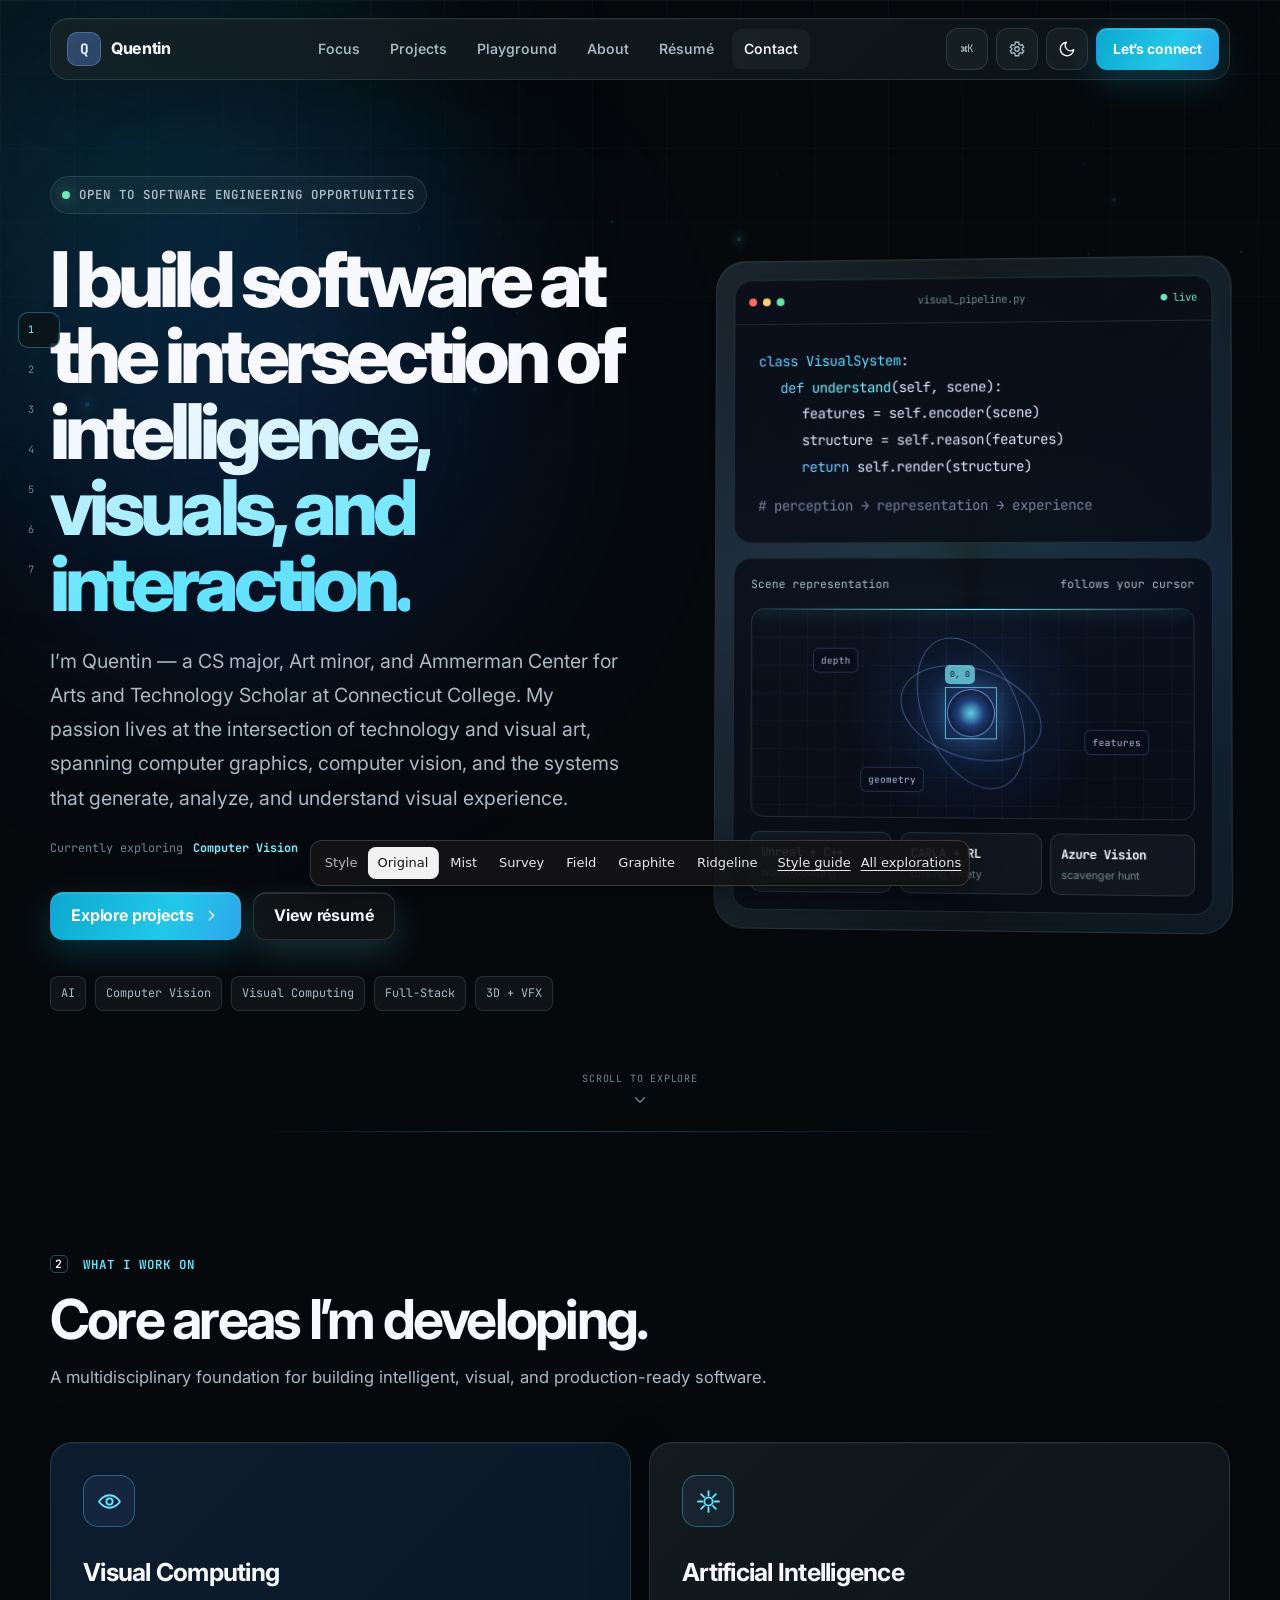
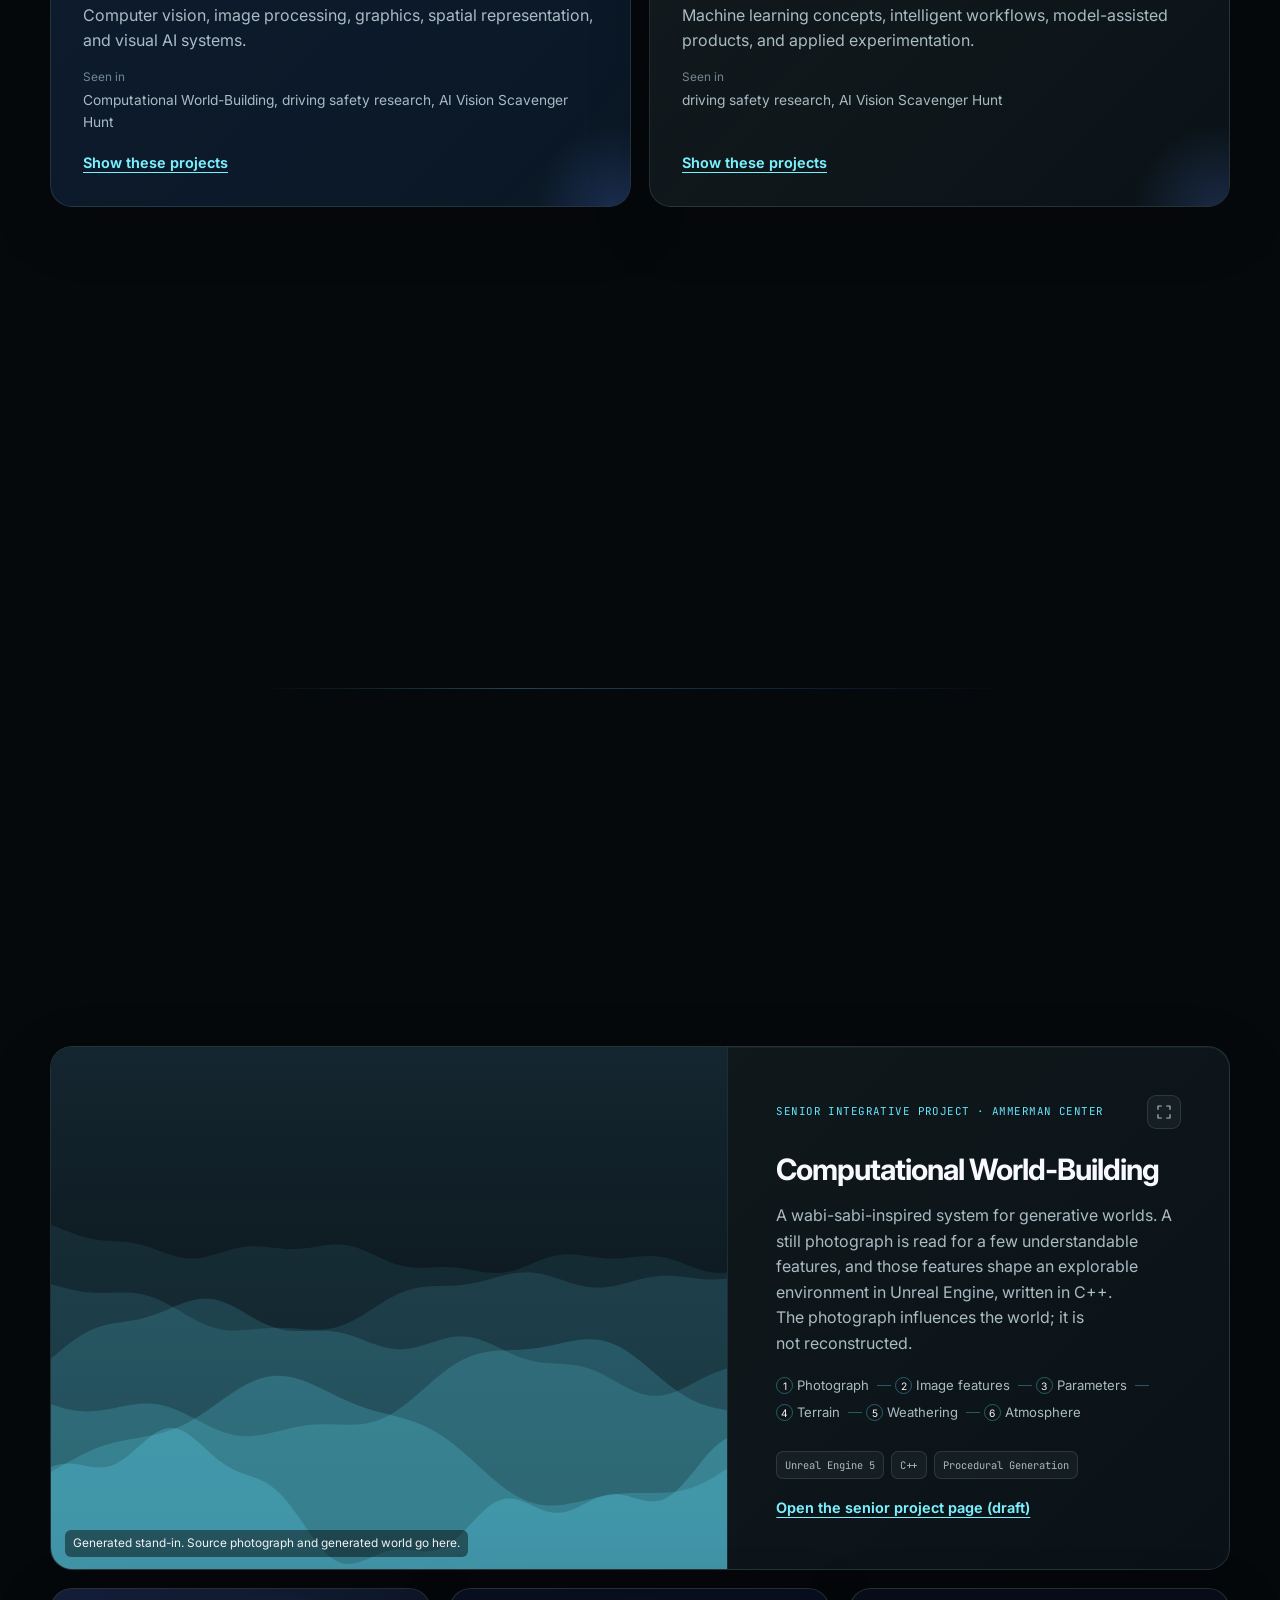
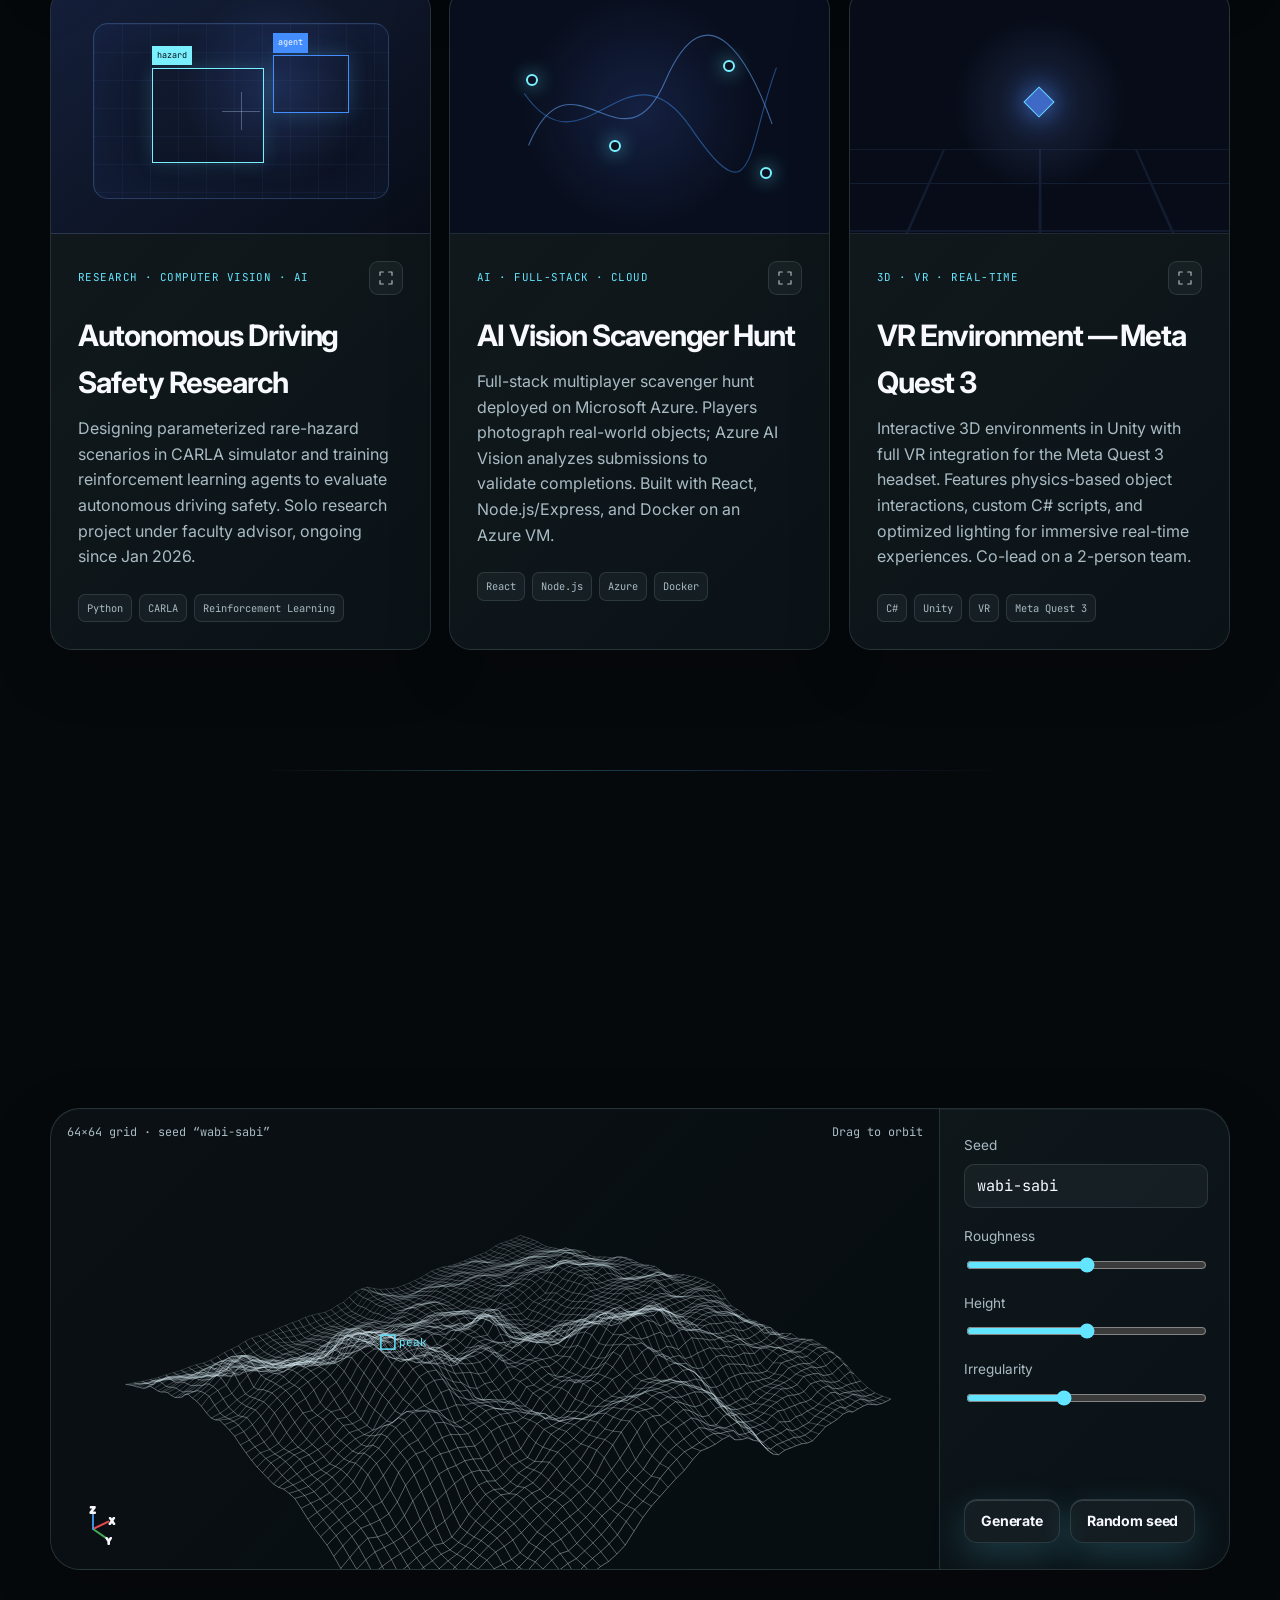
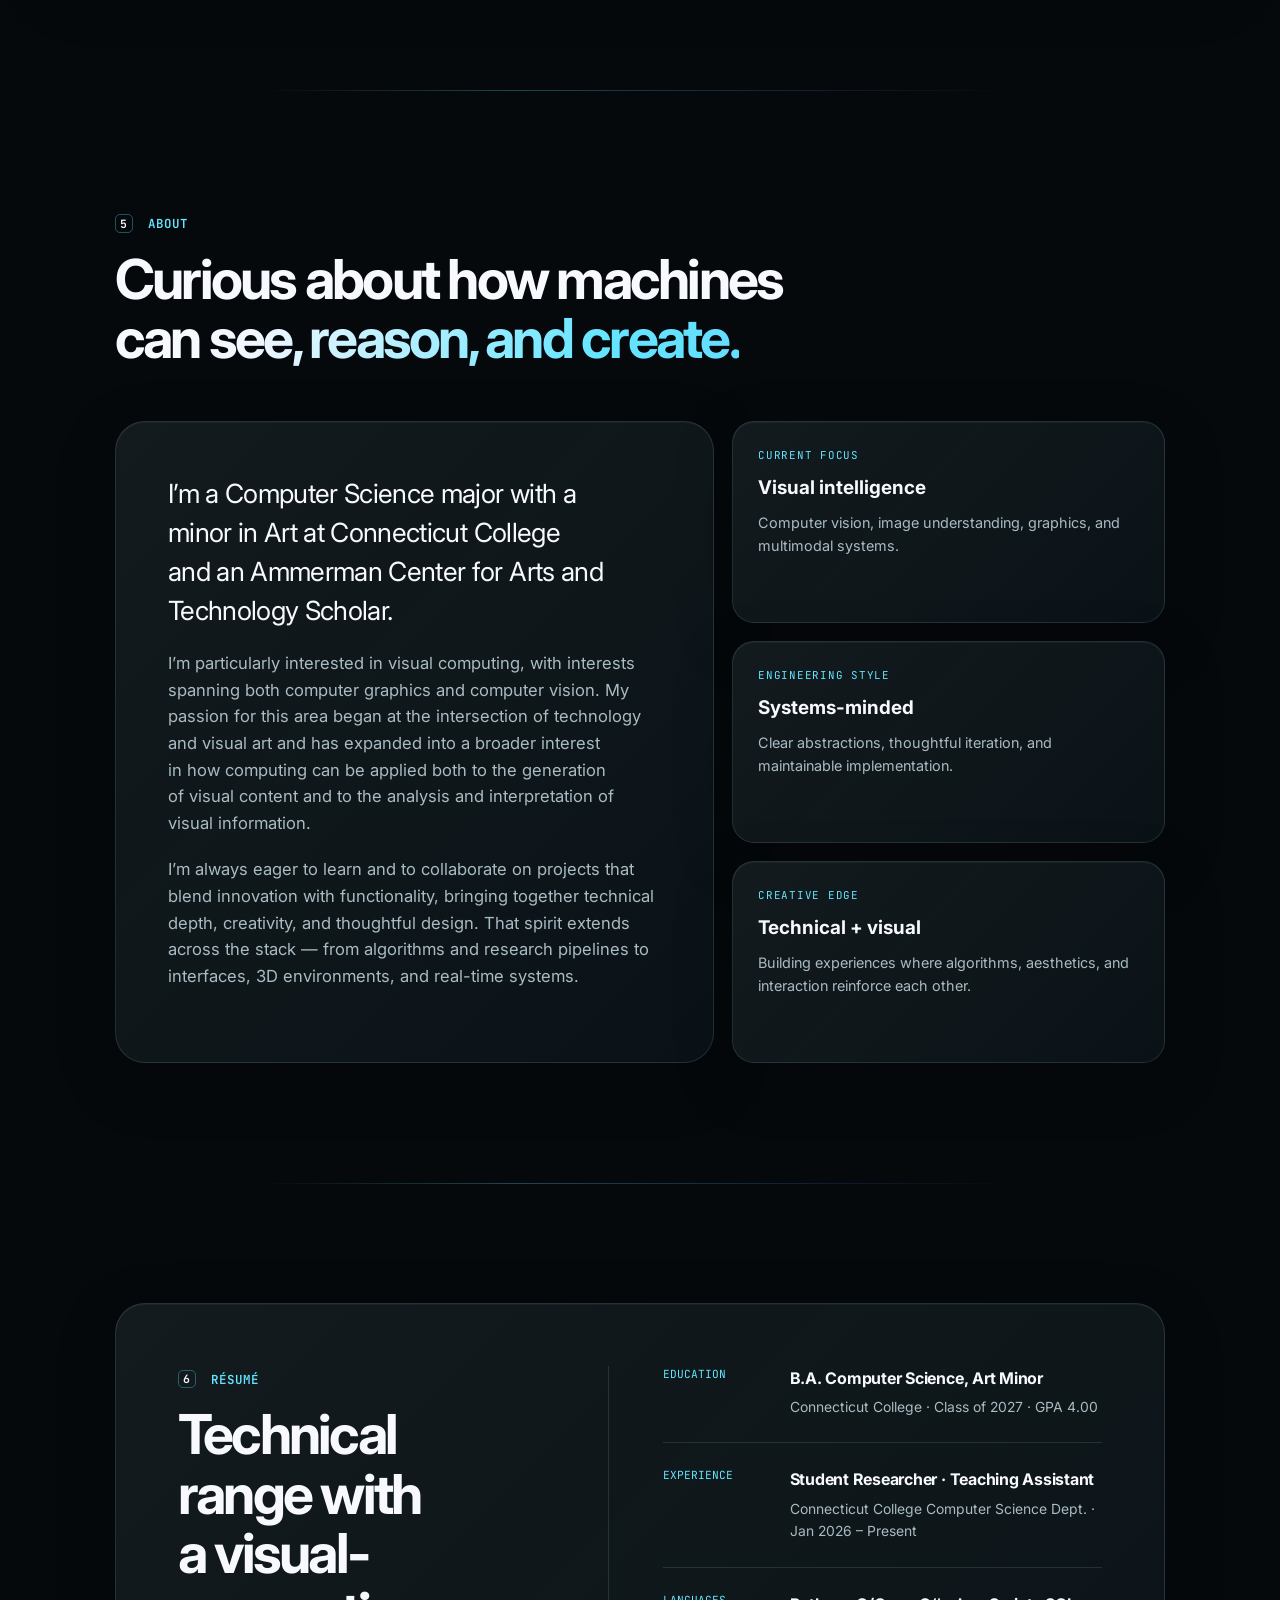
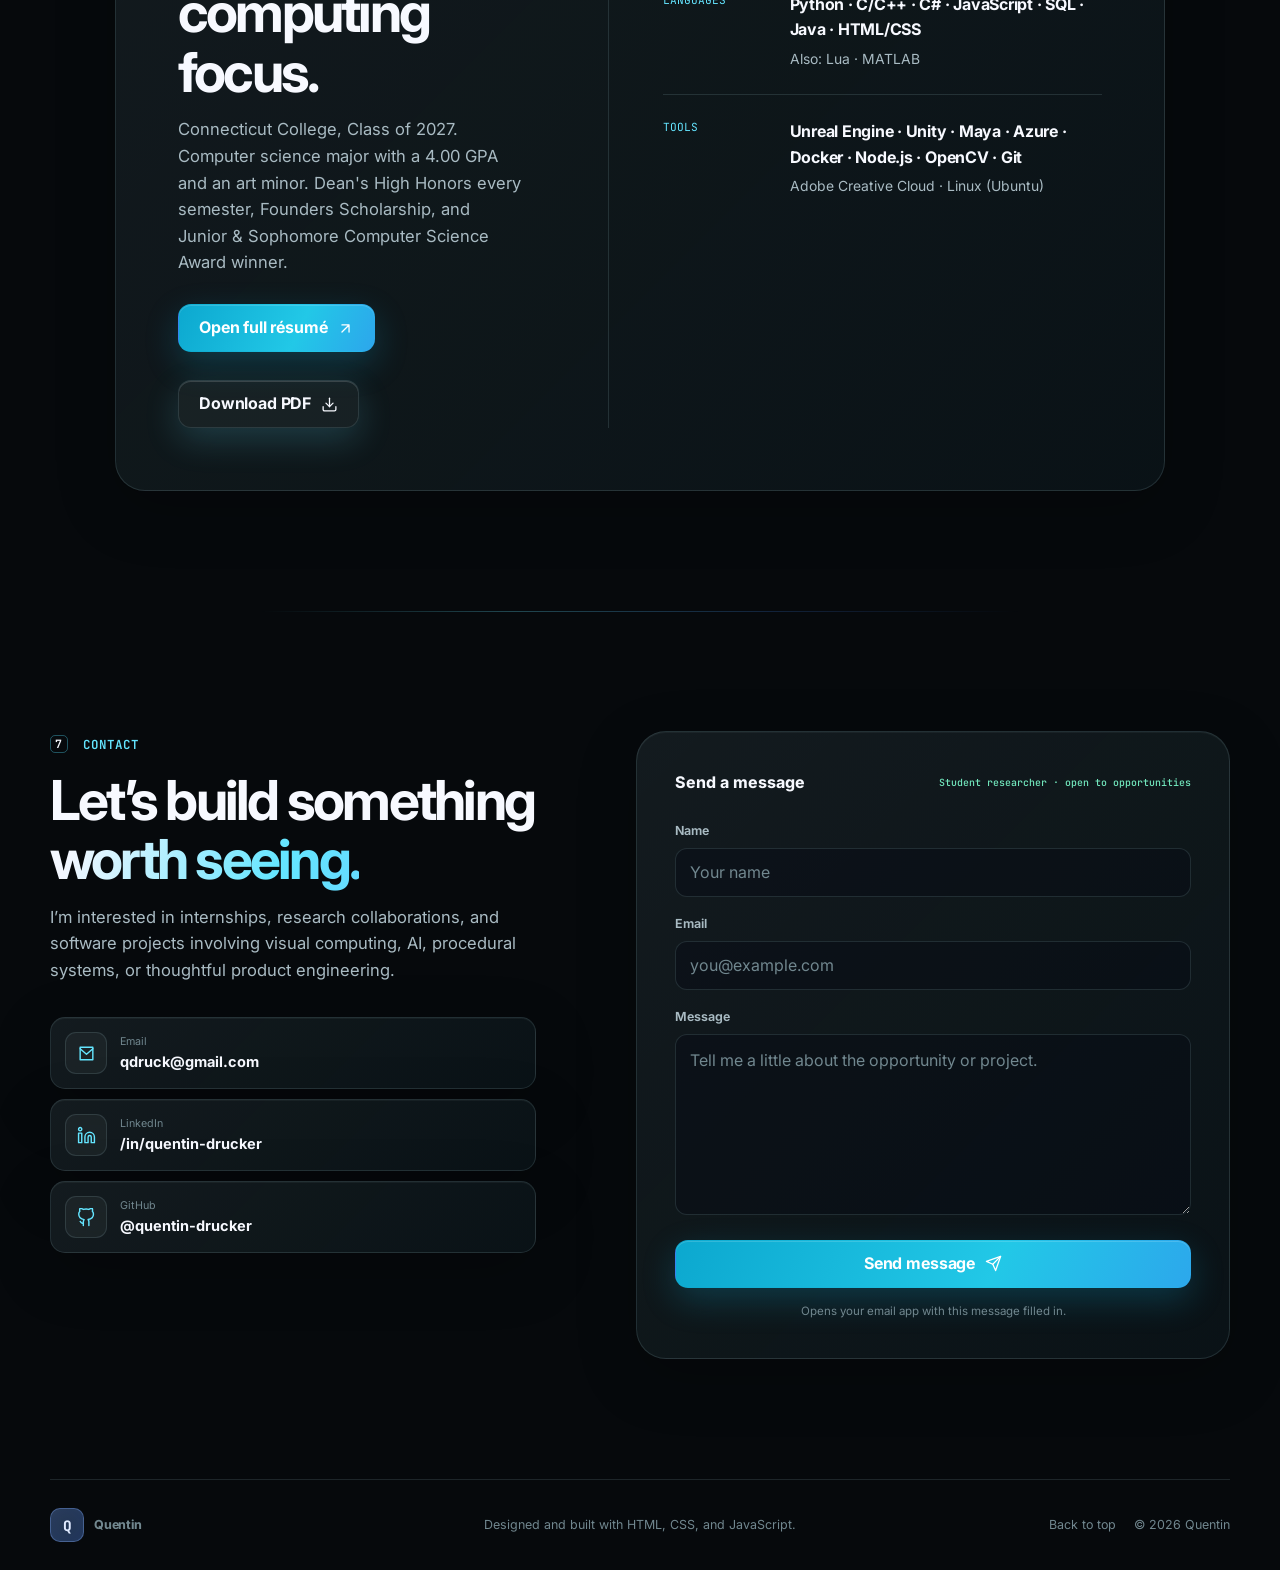
<file: explorations/v2/index.html>
<!DOCTYPE html>
<!--
==============================================================================
STYLE EXPLORATIONS v2 — explorations/v2/index.html
==============================================================================

Built from the live index.html (tag baseline-2026-10-03), not a new mockup.
It loads the live styles.css and enhancements.css unchanged, plus:

- base/v2.css         shared structure for v2 (playground, overview cards,
                      style switcher) and the "effect tokens" that let a style
                      recolor glows, shimmer, progress bar and ripples
- styles/<name>.css   one visual style; chosen by ?style= or the switcher
- base/*.js           copies of config.js, script.js, enhancements.js with
                      small patches (see each file's header), plus terrain.js,
                      signatures.js (per-style effect) and v2.js (switcher)

Structural changes from the live page:
- section order: Home, What I work on, Projects, Playground, About, Résumé,
  Contact (shortcut keys 1–7)
- "What I work on" cards list the real projects for each area and jump to
  that filter in Projects
- the senior project is the featured project card
- the 2D seed demo became a 3D terrain generator in its own section
- invented hero metrics and template instructions were removed
==============================================================================
-->
<html lang="en" data-theme="dark">
<head>
  <meta charset="UTF-8" />
  <meta name="viewport" content="width=device-width, initial-scale=1.0" />
  <meta name="description" content="Style exploration for Quentin Drucker's portfolio, built from the live site." />
  <meta name="robots" content="noindex" />
  <title>Quentin | Style exploration</title>
  <link rel="icon" type="image/svg+xml" href="../../assets/favicon.svg" />
  <link rel="preconnect" href="https://fonts.googleapis.com" />
  <link rel="preconnect" href="https://fonts.gstatic.com" crossorigin />
  <link href="https://fonts.googleapis.com/css2?family=Inter:wght@400;500;600;700;800&family=JetBrains+Mono:wght@400;500;600&display=swap" rel="stylesheet" />
  <link rel="stylesheet" href="../../styles.css" />
  <link rel="stylesheet" href="../../enhancements.css" />
  <link rel="stylesheet" href="base/v2.css" />
  <script src="base/style-boot.js"></script>
  <script src="base/config.js" defer></script>
  <script src="base/script.js" defer></script>
  <script src="base/enhancements.js" defer></script>
  <script src="base/terrain.js" defer></script>
  <script src="base/signatures.js" defer></script>
  <script src="base/landscape.js" defer></script>
  <script src="base/v2.js" defer></script>
</head>

<body>
  <div class="intro-loader" id="intro-loader" role="status" aria-live="polite">
    <div class="intro-loader-panel glass">
      <span class="intro-loader-mark">Q</span>
      <div>
        <strong id="loader-message">Initializing visual system…</strong>
        <span class="intro-loader-bar"><i></i></span>
      </div>
      <button id="skip-loader" class="text-control" type="button">Skip</button>
    </div>
  </div>

  <div id="scroll-progress" aria-hidden="true"><span></span></div>
  <div id="cursor-aura" aria-hidden="true"></div>
  <canvas id="ambient-canvas" aria-hidden="true"></canvas>
  <canvas id="signature-canvas" aria-hidden="true"></canvas>
  <div class="background-grid" aria-hidden="true"></div>
  <div class="page-glow glow-one" aria-hidden="true"></div>
  <div class="page-glow glow-two" aria-hidden="true"></div>

  <a class="skip-link" href="#main-content">Skip to content</a>

  <header class="site-header">
    <nav class="nav-shell glass" aria-label="Primary navigation">
      <a class="brand" href="#home" aria-label="Quentin home">
        <span class="brand-mark" aria-hidden="true">Q</span>
        <span>Quentin</span>
      </a>

      <button class="mobile-menu-button" type="button" aria-expanded="false" aria-controls="nav-links" aria-label="Open navigation">
        <span></span><span></span><span></span>
      </button>

      <div class="nav-links" id="nav-links">
        <a href="#expertise">Focus</a>
        <a href="#projects">Projects</a>
        <a href="#playground">Playground</a>
        <a href="#about">About</a>
        <a href="#resume">Résumé</a>
        <a href="#contact">Contact</a>
      </div>

      <div class="nav-actions">
        <button class="nav-tool command-trigger" type="button" aria-label="Open command palette"><span>⌘K</span></button>
        <button class="nav-tool settings-trigger" type="button" aria-label="Open effects settings">
          <svg viewBox="0 0 24 24" aria-hidden="true"><circle cx="12" cy="12" r="3"></circle><path d="M19 12a7 7 0 0 0-.1-1l2-1.5-2-3.4-2.5 1a8 8 0 0 0-1.7-1L14.4 3h-4.8l-.4 3.1a8 8 0 0 0-1.7 1l-2.5-1-2 3.4L5.1 11a7 7 0 0 0 0 2L3 14.5l2 3.4 2.5-1a8 8 0 0 0 1.7 1l.4 3.1h4.8l.4-3.1a8 8 0 0 0 1.7-1l2.5 1 2-3.4-2.1-1.5a7 7 0 0 0 .1-1Z"></path></svg>
        </button>
        <button class="theme-toggle" type="button" aria-label="Switch to light mode" title="Toggle theme">
          <svg class="sun-icon" viewBox="0 0 24 24" aria-hidden="true">
            <circle cx="12" cy="12" r="4"></circle>
            <path d="M12 2v2M12 20v2M4.93 4.93l1.42 1.42M17.66 17.66l1.41 1.41M2 12h2M20 12h2M4.93 19.07l1.42-1.42M17.66 6.34l1.41-1.41"></path>
          </svg>
          <svg class="moon-icon" viewBox="0 0 24 24" aria-hidden="true">
            <path d="M21 12.8A9 9 0 1 1 11.2 3 7 7 0 0 0 21 12.8Z"></path>
          </svg>
        </button>
        <a class="button button-small button-primary desktop-cta" href="#contact">Let’s connect</a>
      </div>
    </nav>
  </header>

  <!-- Section rail: numbers are the keyboard shortcuts for each section. -->
  <aside class="section-rail" aria-label="Page sections">
    <a href="#home"><span>1</span><strong>Home</strong></a>
    <a href="#expertise"><span>2</span><strong>Focus</strong></a>
    <a href="#projects"><span>3</span><strong>Projects</strong></a>
    <a href="#playground"><span>4</span><strong>Playground</strong></a>
    <a href="#about"><span>5</span><strong>About</strong></a>
    <a href="#resume"><span>6</span><strong>Résumé</strong></a>
    <a href="#contact"><span>7</span><strong>Contact</strong></a>
  </aside>

  <main id="main-content">
    <!-- HERO -->
    <section class="hero section" id="home" data-biome="ridgeline">
      <div class="hero-content">
        <div class="eyebrow reveal">
          <span class="status-dot"></span>
          Open to software engineering opportunities
        </div>

        <h1 class="hero-title reveal">
          I build software at the intersection of
          <span class="gradient-text">intelligence, visuals, and interaction.</span>
        </h1>

        <p class="hero-copy reveal">
          I’m Quentin — a CS major, Art minor, and Ammerman Center for Arts and Technology Scholar at Connecticut College. My passion lives at the intersection of technology and visual art, spanning computer graphics, computer vision, and the systems that generate, analyze, and understand visual experience.
        </p>
        <div class="interest-rotator reveal" aria-live="polite">
          <span>Currently exploring</span>
          <strong id="rotating-interest">Visual Computing</strong>
        </div>

        <div class="hero-actions reveal">
          <a class="button button-primary" href="#projects">
            Explore projects
            <svg viewBox="0 0 24 24" aria-hidden="true"><path d="m9 18 6-6-6-6"></path></svg>
          </a>
          <a class="button button-secondary" href="../../resume.html">View résumé</a>
        </div>

        <div class="hero-meta reveal" aria-label="Primary interests">
          <span>AI</span>
          <span>Computer Vision</span>
          <span>Visual Computing</span>
          <span>Full-Stack</span>
          <span>3D + VFX</span>
        </div>
      </div>

      <div class="hero-visual reveal" aria-label="Abstract visualization of Quentin's technical focus">
        <div class="visual-shell glass">
          <div class="code-window">
            <div class="window-bar">
              <div class="window-dots" aria-hidden="true"><i></i><i></i><i></i></div>
              <span>visual_pipeline.py</span>
              <span class="window-status">● live</span>
            </div>
            <div class="code-content" aria-hidden="true">
              <div><span class="code-purple">class</span> <span class="code-blue">VisualSystem</span>:</div>
              <div class="indent"><span class="code-purple">def</span> <span class="code-cyan">understand</span>(self, scene):</div>
              <div class="indent-2">features = self.encoder(scene)</div>
              <div class="indent-2">structure = self.reason(features)</div>
              <div class="indent-2"><span class="code-purple">return</span> self.render(structure)</div>
              <div class="code-spacer"></div>
              <div><span class="code-muted"># perception → representation → experience</span></div>
            </div>
          </div>

          <div class="vision-panel">
            <div class="vision-header">
              <span>Scene representation</span>
              <span>follows your cursor</span>
            </div>
            <div class="vision-stage">
              <div class="scan-line"></div>
              <div class="vision-orbit orbit-a"></div>
              <div class="vision-orbit orbit-b"></div>
              <div class="vision-core"></div>
              <div class="vision-cursor" id="vision-cursor" aria-hidden="true"><span id="vision-coordinate">0, 0</span></div>
              <span class="vision-label label-a">depth</span>
              <span class="vision-label label-b">features</span>
              <span class="vision-label label-c">geometry</span>
            </div>
            <div class="metric-row">
              <div><strong>Unreal + C++</strong><span>world-building</span></div>
              <div><strong>CARLA + RL</strong><span>driving safety</span></div>
              <div><strong>Azure Vision</strong><span>scavenger hunt</span></div>
            </div>
          </div>
        </div>
      </div>

      <a class="scroll-cue" href="#expertise" aria-label="Scroll to What I work on">
        <span>Scroll to explore</span>
        <svg viewBox="0 0 24 24" aria-hidden="true"><path d="m6 9 6 6 6-6"></path></svg>
      </a>
    </section>

    <!--
      WHAT I WORK ON (was "Expertise", moved up)
      Overview of the kinds of work. Each card names the real projects in that
      area and jumps to Projects with the matching filter applied.
    -->
    <section class="section" id="expertise" data-biome="ridgeline">
      <div class="section-heading reveal">
        <span class="section-kicker"><kbd>2</kbd> What I work on</span>
        <h2>Core areas I’m developing.</h2>
        <p>A multidisciplinary foundation for building intelligent, visual, and production-ready software.</p>
      </div>

      <div class="expertise-grid">
        <article class="expertise-card glass reveal featured">
          <div class="expertise-icon" aria-hidden="true">
            <svg viewBox="0 0 24 24"><path d="M2 12s3.5-6 10-6 10 6 10 6-3.5 6-10 6S2 12 2 12Z"></path><circle cx="12" cy="12" r="3"></circle></svg>
          </div>
          <h3>Visual Computing</h3>
          <p>Computer vision, image processing, graphics, spatial representation, and visual AI systems.</p>
          <p class="seen-in"><span>Seen in</span> Computational World-Building, driving safety research, AI Vision Scavenger Hunt</p>
          <a class="card-jump" href="#projects" data-jump-filter="visual">Show these projects</a>
        </article>

        <article class="expertise-card glass reveal">
          <div class="expertise-icon" aria-hidden="true">
            <svg viewBox="0 0 24 24"><path d="M12 2v4M12 18v4M4.93 4.93l2.83 2.83M16.24 16.24l2.83 2.83M2 12h4M18 12h4M4.93 19.07l2.83-2.83M16.24 7.76l2.83-2.83"></path><circle cx="12" cy="12" r="4"></circle></svg>
          </div>
          <h3>Artificial Intelligence</h3>
          <p>Machine learning concepts, intelligent workflows, model-assisted products, and applied experimentation.</p>
          <p class="seen-in"><span>Seen in</span> driving safety research, AI Vision Scavenger Hunt</p>
          <a class="card-jump" href="#projects" data-jump-filter="ai">Show these projects</a>
        </article>

        <article class="expertise-card glass reveal">
          <div class="expertise-icon" aria-hidden="true">
            <svg viewBox="0 0 24 24"><path d="M3 3h7v7H3zM14 3h7v7h-7zM3 14h7v7H3z"></path><path d="M14 14h3v3h-3zM18 18h3v3h-3zM18 14h3M14 18v3"></path></svg>
          </div>
          <h3>Procedural Systems</h3>
          <p>Rule-based generation, deterministic worlds, simulation, and tools for controlled creative variation.</p>
          <p class="seen-in"><span>Seen in</span> Computational World-Building, the Playground below</p>
          <a class="card-jump" href="#projects" data-jump-filter="procedural">Show these projects</a>
        </article>

        <article class="expertise-card glass reveal">
          <div class="expertise-icon" aria-hidden="true">
            <svg viewBox="0 0 24 24"><path d="M8 9 4 12l4 3M16 9l4 3-4 3M14 5l-4 14"></path></svg>
          </div>
          <h3>Full-Stack Engineering</h3>
          <p>Responsive interfaces, APIs, databases, cloud deployment, and end-to-end product development.</p>
          <p class="seen-in"><span>Seen in</span> AI Vision Scavenger Hunt</p>
          <a class="card-jump" href="#projects" data-jump-filter="fullstack">Show these projects</a>
        </article>
      </div>
    </section>

    <!-- PROJECTS: the senior project is the featured (wide) card. -->
    <section class="section" id="projects" data-biome="chart">
      <div class="section-heading section-heading-row reveal">
        <div>
          <span class="section-kicker"><kbd>3</kbd> Projects</span>
          <h2>Selected work and experiments.</h2>
          <p>Filter by area, or open a project for details.</p>
        </div>
        <a class="text-link" href="https://github.com/quentin-drucker" target="_blank" rel="noreferrer">
          GitHub profile
          <svg viewBox="0 0 24 24" aria-hidden="true"><path d="M7 17 17 7M7 7h10v10"></path></svg>
        </a>
      </div>

      <div class="project-filters reveal" id="project-filters" aria-label="Filter projects">
        <button type="button" class="filter-button" data-filter="all" aria-pressed="true">All</button>
        <button type="button" class="filter-button" data-filter="visual">Visual Computing</button>
        <button type="button" class="filter-button" data-filter="ai">AI</button>
        <button type="button" class="filter-button" data-filter="procedural">Procedural</button>
        <button type="button" class="filter-button" data-filter="fullstack">Full-Stack</button>
        <button type="button" class="filter-button" data-filter="3d">3D / VR</button>
      </div>

      <div class="projects-grid">
        <article class="project-card glass reveal project-wide project-sip" data-project-category="procedural visual 3d">
          <div class="project-visual visual-sip" aria-hidden="true">
            <canvas class="sip-canvas"></canvas>
            <span class="sip-caption">Generated stand-in. Source photograph and generated world go here.</span>
          </div>
          <div class="project-body">
            <div class="project-topline">
              <span class="project-type">Senior Integrative Project · Ammerman Center</span>
              <div class="project-links">
                <button class="project-detail-trigger" type="button" aria-label="Open senior project details"><svg viewBox="0 0 24 24"><path d="M8 3H3v5M16 3h5v5M8 21H3v-5M16 21h5v-5"></path></svg></button>
              </div>
            </div>
            <h3>Computational World-Building</h3>
            <p>A wabi-sabi-inspired system for generative worlds. A still photograph is read for a few understandable features, and those features shape an explorable environment in Unreal Engine, written in C++. The photograph influences the world; it is not reconstructed.</p>
            <ol class="sip-pipeline" aria-label="Pipeline">
              <li>Photograph</li><li>Image features</li><li>Parameters</li><li>Terrain</li><li>Weathering</li><li>Atmosphere</li>
            </ol>
            <div class="tag-list"><span>Unreal Engine 5</span><span>C++</span><span>Procedural Generation</span></div>
            <p class="sip-more"><a class="card-jump" href="sip.html">Open the senior project page (draft)</a></p>
          </div>
        </article>

        <article class="project-card glass reveal" data-project-category="visual ai">
          <div class="project-visual visual-cv" aria-hidden="true">
            <div class="camera-frame">
              <div class="bbox bbox-one"><span>hazard</span></div>
              <div class="bbox bbox-two"><span>agent</span></div>
              <div class="camera-crosshair"></div>
            </div>
          </div>
          <div class="project-body">
            <div class="project-topline">
              <span class="project-type">Research · Computer Vision · AI</span>
              <div class="project-links">
                <button class="project-detail-trigger" type="button" aria-label="Open driving research details"><svg viewBox="0 0 24 24"><path d="M8 3H3v5M16 3h5v5M8 21H3v-5M16 21h5v-5"></path></svg></button>
              </div>
            </div>
            <h3>Autonomous Driving Safety Research</h3>
            <p>Designing parameterized rare-hazard scenarios in CARLA simulator and training reinforcement learning agents to evaluate autonomous driving safety. Solo research project under faculty advisor, ongoing since Jan 2026.</p>
            <div class="tag-list"><span>Python</span><span>CARLA</span><span>Reinforcement Learning</span></div>
          </div>
        </article>

        <article class="project-card glass reveal" data-project-category="ai fullstack visual">
          <div class="project-visual visual-data" aria-hidden="true">
            <div class="data-node node-one"></div>
            <div class="data-node node-two"></div>
            <div class="data-node node-three"></div>
            <div class="data-node node-four"></div>
            <svg viewBox="0 0 400 220">
              <path d="M70 150 C120 30 180 190 230 75 S330 55 355 125"></path>
              <path d="M65 90 C135 190 185 20 260 130 S325 155 360 60"></path>
            </svg>
          </div>
          <div class="project-body">
            <div class="project-topline">
              <span class="project-type">AI · Full-Stack · Cloud</span>
              <div class="project-links">
                <button class="project-detail-trigger" type="button" aria-label="Open scavenger hunt details"><svg viewBox="0 0 24 24"><path d="M8 3H3v5M16 3h5v5M8 21H3v-5M16 21h5v-5"></path></svg></button>
              </div>
            </div>
            <h3>AI Vision Scavenger Hunt</h3>
            <p>Full-stack multiplayer scavenger hunt deployed on Microsoft Azure. Players photograph real-world objects; Azure AI Vision analyzes submissions to validate completions. Built with React, Node.js/Express, and Docker on an Azure VM.</p>
            <div class="tag-list"><span>React</span><span>Node.js</span><span>Azure</span><span>Docker</span></div>
          </div>
        </article>

        <article class="project-card glass reveal" data-project-category="3d">
          <div class="project-visual visual-engine" aria-hidden="true">
            <div class="engine-grid">
              <span></span><span></span><span></span><span></span>
              <span></span><span></span><span></span><span></span>
              <span></span><span></span><span></span><span></span>
            </div>
            <div class="engine-player"></div>
            <div class="engine-light"></div>
          </div>
          <div class="project-body">
            <div class="project-topline">
              <span class="project-type">3D · VR · Real-Time</span>
              <div class="project-links">
                <button class="project-detail-trigger" type="button" aria-label="Open VR environment details"><svg viewBox="0 0 24 24"><path d="M8 3H3v5M16 3h5v5M8 21H3v-5M16 21h5v-5"></path></svg></button>
              </div>
            </div>
            <h3>VR Environment — Meta Quest 3</h3>
            <p>Interactive 3D environments in Unity with full VR integration for the Meta Quest 3 headset. Features physics-based object interactions, custom C# scripts, and optimized lighting for immersive real-time experiences. Co-lead on a 2-person team.</p>
            <div class="tag-list"><span>C#</span><span>Unity</span><span>VR</span><span>Meta Quest 3</span></div>
          </div>
        </article>
      </div>
    </section>

    <!--
      PLAYGROUND (new; replaces the 2D seed demo)
      base/terrain.js builds a seeded heightfield and draws it as a wireframe.
      The form keeps the original ids (seed-form, seed-input).
    -->
    <section class="section" id="playground" data-biome="chart">
      <div class="section-heading reveal">
        <span class="section-kicker"><kbd>4</kbd> Playground</span>
        <h2>Generate a terrain.</h2>
        <p>Seeded noise becomes a heightfield, drawn as a wireframe in your browser. The same seed always grows the same land. Drag to orbit.</p>
      </div>

      <div class="terrain-lab glass reveal">
        <div class="terrain-stage">
          <canvas id="terrain-canvas" role="img" aria-label="Wireframe terrain generated from the current seed"></canvas>
          <svg class="terrain-gizmo" id="terrain-gizmo" viewBox="0 0 60 60" aria-hidden="true"></svg>
          <span class="terrain-hud" id="terrain-hud" aria-live="polite"></span>
          <span class="terrain-hint" aria-hidden="true">Drag to orbit</span>
        </div>
        <form id="seed-form" class="terrain-controls">
          <label class="terrain-field">
            <span>Seed</span>
            <input id="seed-input" type="text" value="wabi-sabi" maxlength="24" autocomplete="off" spellcheck="false" />
          </label>
          <label class="terrain-range"><span>Roughness</span><input id="terrain-rough" type="range" min="0" max="10" value="5" /></label>
          <label class="terrain-range"><span>Height</span><input id="terrain-height" type="range" min="2" max="10" value="6" /></label>
          <label class="terrain-range"><span>Irregularity</span><input id="terrain-irr" type="range" min="0" max="10" value="4" /></label>
          <div class="terrain-actions">
            <button class="button button-secondary magnetic" type="submit">Generate</button>
            <button class="button button-secondary" type="button" id="terrain-random">Random seed</button>
          </div>
        </form>
      </div>
    </section>

    <!-- ABOUT (moved after the work) -->
    <section class="section section-narrow" id="about" data-biome="dusk">
      <div class="section-heading reveal">
        <span class="section-kicker"><kbd>5</kbd> About</span>
        <h2>Curious about how machines can <span class="gradient-text">see, reason, and create.</span></h2>
      </div>

      <div class="about-grid">
        <article class="about-story glass reveal">
          <p class="lead">
            I’m a Computer Science major with a minor in Art at Connecticut College and an Ammerman Center for Arts and Technology Scholar.
          </p>
          <p>
            I’m particularly interested in visual computing, with interests spanning both computer graphics and computer vision. My passion for this area began at the intersection of technology and visual art and has expanded into a broader interest in how computing can be applied both to the generation of visual content and to the analysis and interpretation of visual information.
          </p>
          <p>
            I’m always eager to learn and to collaborate on projects that blend innovation with functionality, bringing together technical depth, creativity, and thoughtful design. That spirit extends across the stack — from algorithms and research pipelines to interfaces, 3D environments, and real-time systems.
          </p>
        </article>

        <div class="about-facts">
          <article class="fact-card glass reveal">
            <span class="fact-label">Current focus</span>
            <strong>Visual intelligence</strong>
            <p>Computer vision, image understanding, graphics, and multimodal systems.</p>
          </article>
          <article class="fact-card glass reveal">
            <span class="fact-label">Engineering style</span>
            <strong>Systems-minded</strong>
            <p>Clear abstractions, thoughtful iteration, and maintainable implementation.</p>
          </article>
          <article class="fact-card glass reveal">
            <span class="fact-label">Creative edge</span>
            <strong>Technical + visual</strong>
            <p>Building experiences where algorithms, aesthetics, and interaction reinforce each other.</p>
          </article>
        </div>
      </div>
    </section>

    <!-- RÉSUMÉ SUMMARY -->
    <section class="section section-narrow" id="resume" data-biome="dusk">
      <div class="resume-shell glass reveal">
        <div class="resume-intro">
          <span class="section-kicker"><kbd>6</kbd> Résumé</span>
          <h2>Technical range with a visual-computing focus.</h2>
          <p>
            Connecticut College, Class of 2027. Computer science major with a 4.00 GPA and an art minor. Dean's High Honors every semester, Founders Scholarship, and Junior &amp; Sophomore Computer Science Award winner.
          </p>
          <a class="button button-primary" href="../../resume.html">
            Open full résumé
            <svg viewBox="0 0 24 24" aria-hidden="true"><path d="M7 17 17 7M7 7h10v10"></path></svg>
          </a>
          <a class="button button-secondary" href="../../2026_0603_Resume_QD.pdf" download>
            Download PDF
            <svg viewBox="0 0 24 24" aria-hidden="true"><path d="M21 15v4a2 2 0 0 1-2 2H5a2 2 0 0 1-2-2v-4"></path><polyline points="7 10 12 15 17 10"></polyline><line x1="12" y1="15" x2="12" y2="3"></line></svg>
          </a>
        </div>

        <div class="resume-details">
          <div class="resume-row">
            <span>Education</span>
            <div>
              <strong>B.A. Computer Science, Art Minor</strong>
              <p>Connecticut College · Class of 2027 · GPA 4.00</p>
            </div>
          </div>
          <div class="resume-row">
            <span>Experience</span>
            <div>
              <strong>Student Researcher · Teaching Assistant</strong>
              <p>Connecticut College Computer Science Dept. · Jan 2026 – Present</p>
            </div>
          </div>
          <div class="resume-row">
            <span>Languages</span>
            <div>
              <strong>Python · C/C++ · C# · JavaScript · SQL · Java · HTML/CSS</strong>
              <p>Also: Lua · MATLAB</p>
            </div>
          </div>
          <div class="resume-row">
            <span>Tools</span>
            <div>
              <strong>Unreal Engine · Unity · Maya · Azure · Docker · Node.js · OpenCV · Git</strong>
              <p>Adobe Creative Cloud · Linux (Ubuntu)</p>
            </div>
          </div>
        </div>
      </div>
    </section>

    <!-- CONTACT -->
    <section class="section" id="contact" data-biome="dusk">
      <div class="contact-shell">
        <div class="contact-copy reveal">
          <span class="section-kicker"><kbd>7</kbd> Contact</span>
          <h2>Let’s build something <span class="gradient-text">worth seeing.</span></h2>
          <p>
            I’m interested in internships, research collaborations, and software projects involving
            visual computing, AI, procedural systems, or thoughtful product engineering.
          </p>

          <div class="contact-links">
            <a class="contact-link glass" href="mailto:qdruck@gmail.com">
              <span class="contact-icon" aria-hidden="true">
                <svg viewBox="0 0 24 24"><path d="M4 4h16v16H4z"></path><path d="m4 6 8 7 8-7"></path></svg>
              </span>
              <span><small>Email</small><strong>qdruck@gmail.com</strong></span>
            </a>
            <a class="contact-link glass" href="https://www.linkedin.com/in/quentin-drucker" target="_blank" rel="noreferrer">
              <span class="contact-icon" aria-hidden="true">
                <svg viewBox="0 0 24 24"><path d="M16 8a6 6 0 0 1 6 6v7h-4v-7a2 2 0 0 0-4 0v7h-4v-7a6 6 0 0 1 6-6Z"></path><path d="M2 9h4v12H2z"></path><circle cx="4" cy="4" r="2"></circle></svg>
              </span>
              <span><small>LinkedIn</small><strong>/in/quentin-drucker</strong></span>
            </a>
            <a class="contact-link glass" href="https://github.com/quentin-drucker" target="_blank" rel="noreferrer">
              <span class="contact-icon" aria-hidden="true">
                <svg viewBox="0 0 24 24"><path d="M15 22v-4a4.8 4.8 0 0 0-1-3.5c3.3-.4 6.8-1.6 6.8-7A5.4 5.4 0 0 0 19.4 4 5 5 0 0 0 19.3.5S18.2.1 15 1.8a13.4 13.4 0 0 0-7 0C4.8.1 3.7.5 3.7.5A5 5 0 0 0 3.6 4a5.4 5.4 0 0 0-1.4 3.7c0 5.4 3.5 6.6 6.8 7A4.8 4.8 0 0 0 8 18v4"></path><path d="M8 19c-3 .9-3-1.5-4-2"></path></svg>
              </span>
              <span><small>GitHub</small><strong>@quentin-drucker</strong></span>
            </a>
          </div>
        </div>

        <form class="contact-form glass reveal" id="contact-form">
          <div class="form-heading">
            <span>Send a message</span>
            <span class="form-status">Student researcher · open to opportunities</span>
          </div>

          <label>
            <span>Name</span>
            <input type="text" name="name" autocomplete="name" placeholder="Your name" required />
          </label>

          <label>
            <span>Email</span>
            <input type="email" name="email" autocomplete="email" placeholder="you@example.com" required />
          </label>

          <label>
            <span>Message</span>
            <textarea name="message" rows="6" placeholder="Tell me a little about the opportunity or project." required></textarea>
          </label>

          <button class="button button-primary button-full" type="submit">
            Send message
            <svg viewBox="0 0 24 24" aria-hidden="true"><path d="m22 2-7 20-4-9-9-4Z"></path><path d="M22 2 11 13"></path></svg>
          </button>
          <p class="form-note">Opens your email app with this message filled in.</p>
        </form>
      </div>
    </section>
  </main>

  <button class="back-to-top" id="back-to-top" type="button" aria-label="Back to top">
    <svg viewBox="0 0 48 48" aria-hidden="true">
      <circle class="back-track" cx="24" cy="24" r="20"></circle>
      <circle class="back-progress" cx="24" cy="24" r="20"></circle>
      <path d="m17 27 7-7 7 7"></path>
    </svg>
  </button>

  <dialog class="project-dialog" id="project-dialog" aria-labelledby="project-dialog-title">
    <div class="dialog-shell project-dialog-shell">
      <button class="dialog-close" type="button" data-close-dialog aria-label="Close project details">×</button>
      <div id="project-dialog-content"></div>
    </div>
  </dialog>

  <dialog class="command-dialog" id="command-dialog" aria-labelledby="command-title">
    <div class="dialog-shell command-shell">
      <div class="command-search">
        <span aria-hidden="true">⌕</span>
        <label class="sr-only" for="command-input">Search commands</label>
        <input id="command-input" type="search" placeholder="Go to a section or run a command…" />
        <kbd>Esc</kbd>
      </div>
      <h2 id="command-title" class="sr-only">Command palette</h2>
      <div id="command-results" class="command-results" role="listbox"></div>
    </div>
  </dialog>

  <dialog class="settings-dialog" id="settings-dialog" aria-labelledby="settings-title">
    <div class="dialog-shell settings-shell">
      <header>
        <div>
          <span class="section-kicker">Preferences</span>
          <h2 id="settings-title">Display effects</h2>
        </div>
        <button class="dialog-close" type="button" data-close-dialog aria-label="Close settings">×</button>
      </header>

      <div class="settings-group">
        <label class="setting-switch" for="effects-toggle">
          <span class="setting-copy">
            <strong>Motion effects</strong>
            <small>Controls moving motes, shimmer, card tilt, cursor glow, and other decorative animation.</small>
          </span>
          <span class="switch-control">
            <input id="effects-toggle" type="checkbox" role="switch" aria-describedby="effects-status" checked />
            <span class="switch-track" aria-hidden="true"><span class="switch-thumb"></span></span>
          </span>
        </label>
        <p class="setting-status" id="effects-status" aria-live="polite">Motion effects are enabled.</p>
      </div>

      <div class="settings-group density-group" id="density-group">
        <label class="range-setting" for="particle-density">
          <span class="setting-copy">
            <strong>Particle density</strong>
            <small>Adjust the number of background motes.</small>
          </span>
          <span class="range-control">
            <input id="particle-density" type="range" min="0" max="100" step="10" value="70" />
            <output id="particle-density-value" for="particle-density">70%</output>
          </span>
        </label>
      </div>

      <div class="settings-actions">
        <button class="button button-secondary settings-reset" id="settings-reset" type="button">Restore defaults</button>
      </div>

      <p class="settings-note">The theme is controlled by the sun/moon button in the header. Your operating system's reduced-motion preference is always respected.</p>
    </div>
  </dialog>

  <footer class="site-footer">
    <div class="footer-inner">
      <a class="brand" href="#home">
        <span class="brand-mark" aria-hidden="true">Q</span>
        <span>Quentin</span>
      </a>
      <p>Designed and built with HTML, CSS, and JavaScript.</p>
      <div class="footer-links">
        <a href="#home">Back to top</a>
        <span>© <span id="current-year"></span> Quentin</span>
      </div>
    </div>
  </footer>

  <!-- Style switcher (exploration only). Filled in by base/v2.js. -->
  <div class="style-switcher" id="style-switcher" role="group" aria-label="Style exploration"></div>
</body>
</html>
</file>
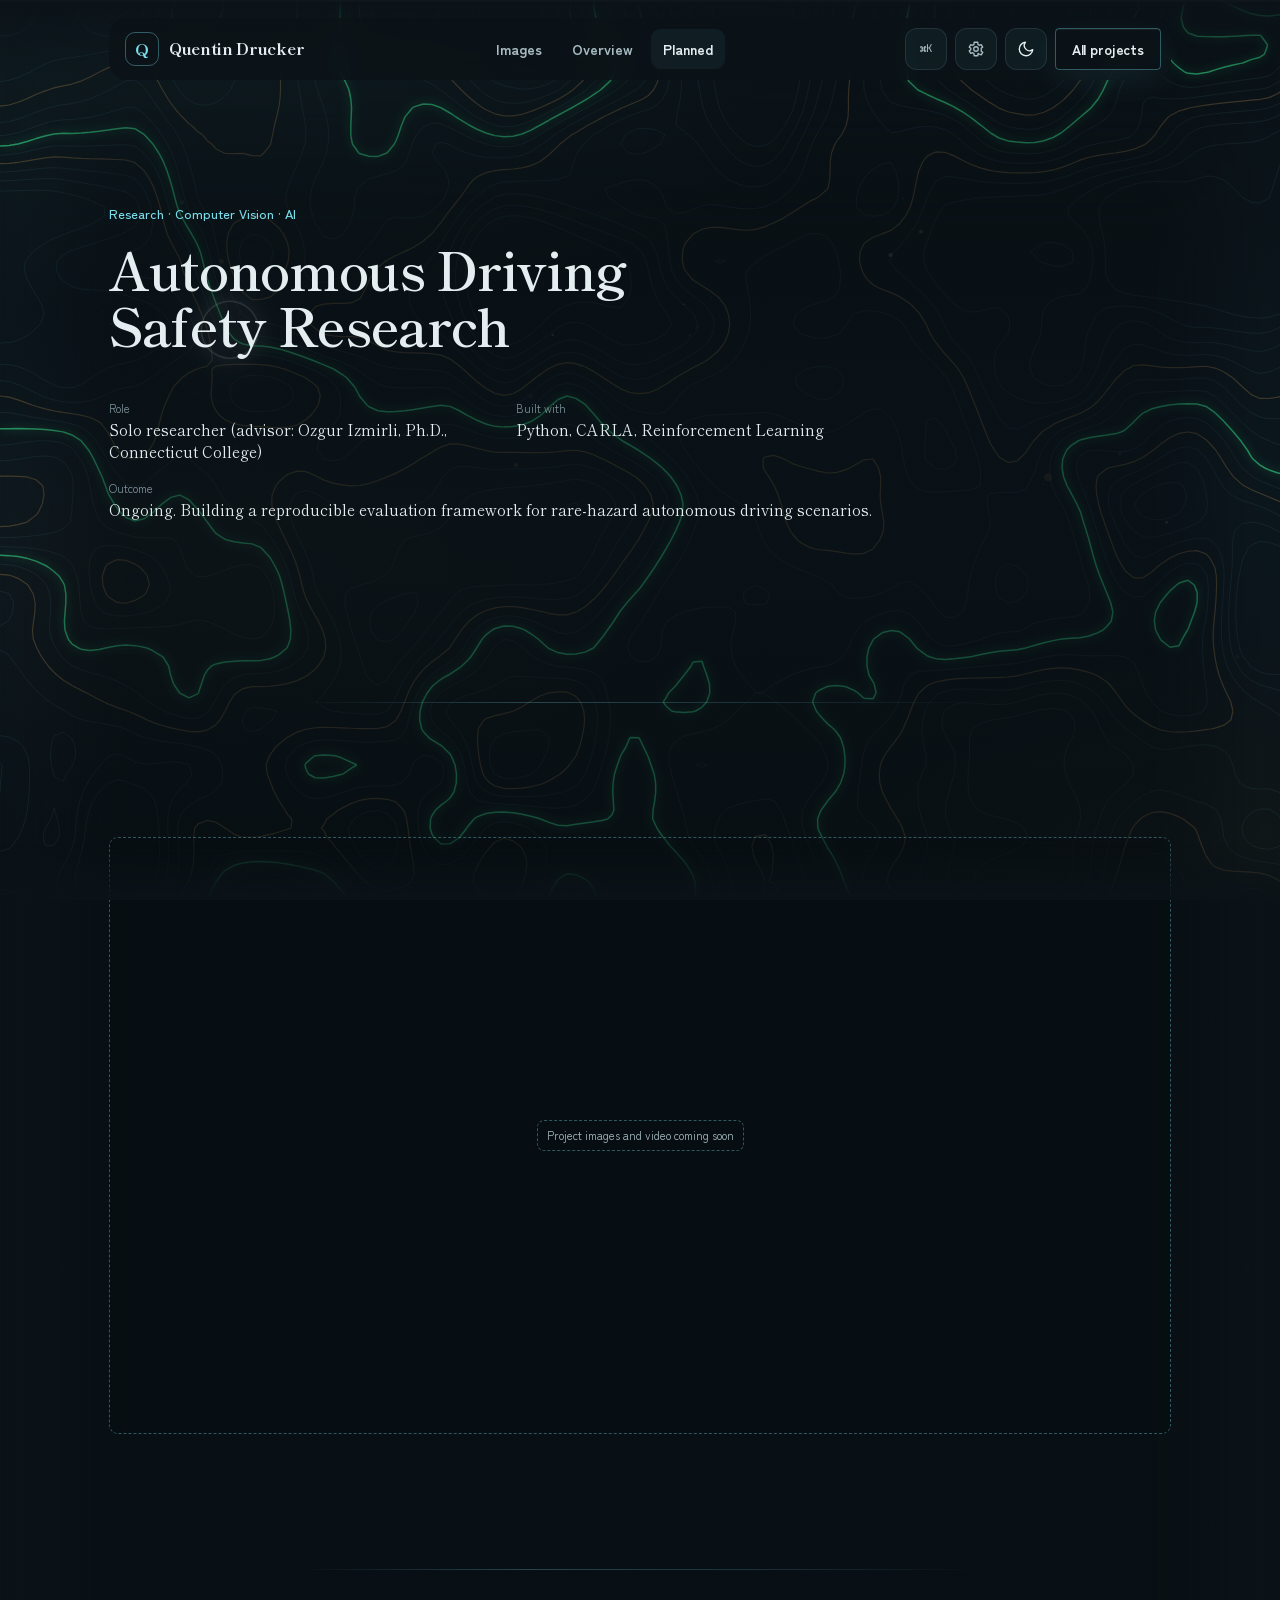
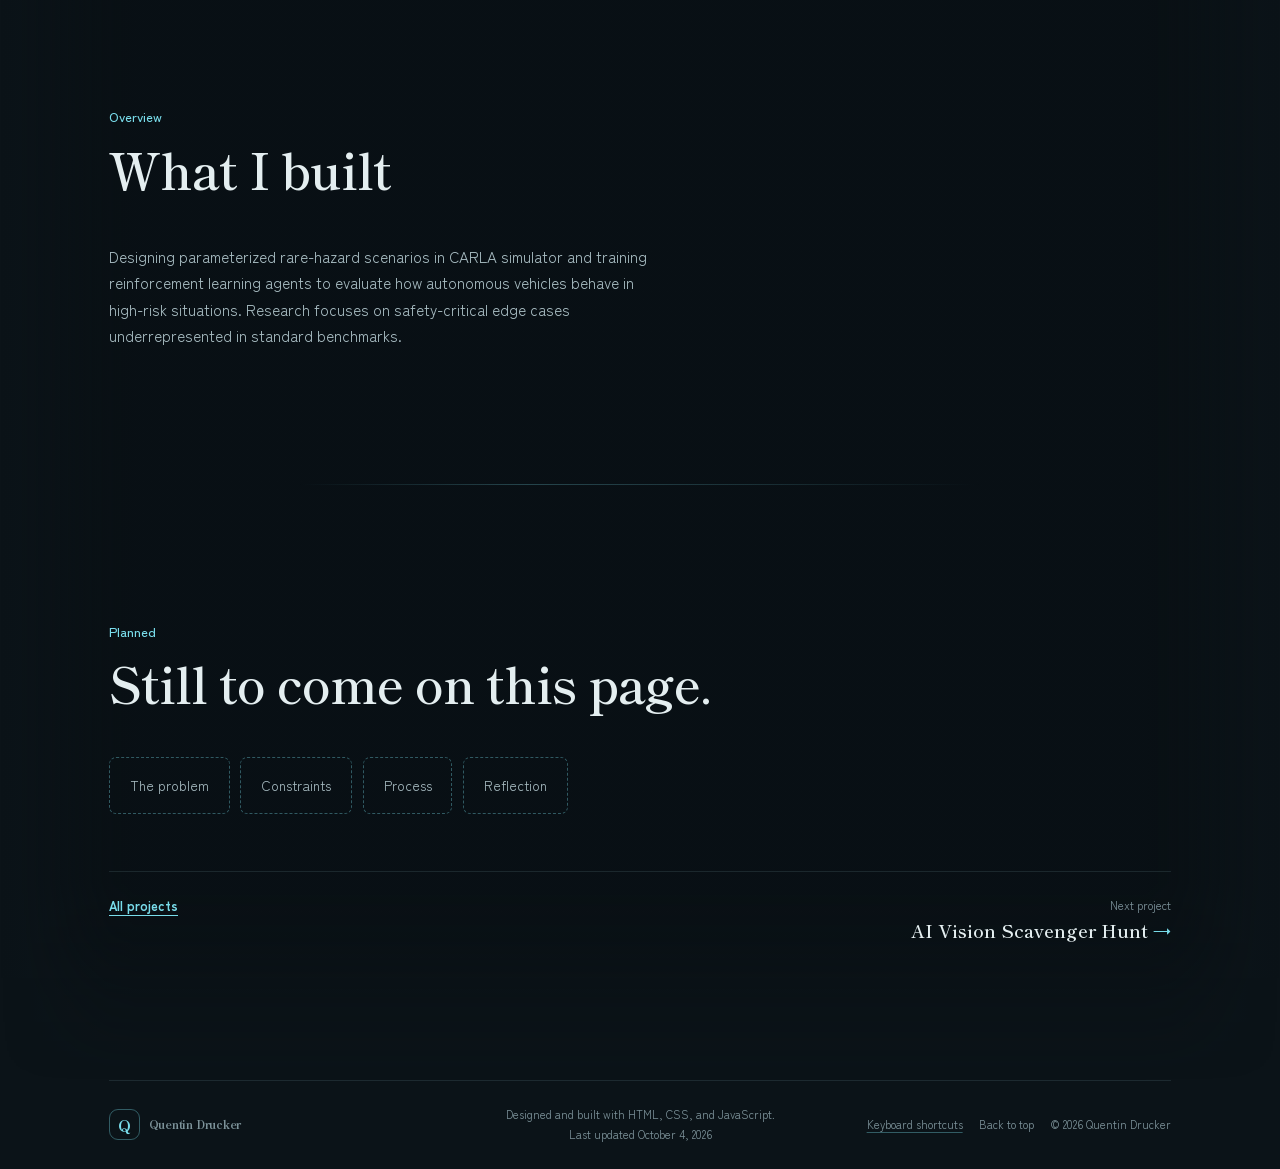
<file: case-study.html>
<!DOCTYPE html>
<!--
  PROJECT PAGE TEMPLATE — case-study.html?project=<id>
  Same shell as sip.html (styles, scripts, settings, shortcuts, footer).
  Layout classes come from sip.css; pages.css adds the image frame, facts
  and the next-project link. The background is fixed to the contour map
  ("survey"), the biome of the main page's Projects section.
-->
<html lang="en" data-theme="dark" data-style="ridgeline" data-page-biome="survey">
<head>
  <meta charset="UTF-8" />
  <meta name="viewport" content="width=device-width, initial-scale=1.0" />
  <meta name="description" content="A project by Quentin Drucker: role, tools, outcome and overview." />
  <meta name="theme-color" content="#0b1318" />
  <!-- Link previews: absolute URLs assume GitHub Pages at https://quentin-drucker.github.io/portfolio-website/.
       Update them if the site moves to another address. -->
  <link rel="canonical" href="https://quentin-drucker.github.io/portfolio-website/case-study.html" />
  <meta property="og:site_name" content="Quentin Drucker" />
  <meta property="og:type" content="website" />
  <meta property="og:url" content="https://quentin-drucker.github.io/portfolio-website/case-study.html" />
  <meta property="og:title" content="Project | Quentin Drucker" />
  <meta property="og:description" content="A project by Quentin Drucker: role, tools, outcome and overview." />
  <meta property="og:image" content="https://quentin-drucker.github.io/portfolio-website/assets/og-image.png" />
  <meta property="og:image:width" content="1200" />
  <meta property="og:image:height" content="630" />
  <meta property="og:image:alt" content="Quentin Drucker: mountains under a night sky, the portfolio's generated landscape." />
  <meta name="twitter:card" content="summary_large_image" />
  <title>Project | Quentin Drucker</title>
  <link rel="icon" type="image/svg+xml" href="assets/favicon.svg" />
  <link rel="preconnect" href="https://fonts.googleapis.com" />
  <link rel="preconnect" href="https://fonts.gstatic.com" crossorigin />
  <link href="https://fonts.googleapis.com/css2?family=Shippori+Mincho:wght@500;600;700&family=Zen+Kaku+Gothic+New:wght@400;500;700&family=IBM+Plex+Mono:wght@400;500&family=JetBrains+Mono:wght@400;500;600&display=swap" rel="stylesheet" />
  <link rel="stylesheet" href="styles.css" />
  <link rel="stylesheet" href="enhancements.css" />
  <link rel="stylesheet" href="site.css" />
  <link rel="stylesheet" href="ridgeline.css" />
  <link rel="stylesheet" href="sip.css" />
  <link rel="stylesheet" href="pages.css" />
  <script src="config.js" defer></script>
  <script src="script.js" defer></script>
  <script src="enhancements.js" defer></script>
  <script src="world-settings.js" defer></script>
  <script src="landscape.js" defer></script>
  <script src="shortcuts.js" defer></script>
</head>
<body data-page="case-study">
  <div id="scroll-progress" aria-hidden="true"><span></span></div>
  <div id="cursor-aura" aria-hidden="true"></div>
  <canvas id="ambient-canvas" aria-hidden="true"></canvas>

  <a class="skip-link" href="#main-content">Skip to content</a>

  <header class="site-header">
    <nav class="nav-shell glass" aria-label="Project navigation">
      <a class="brand" href="index.html" aria-label="Quentin Drucker, home">
        <span class="brand-mark" aria-hidden="true">Q</span>
        <span>Quentin Drucker</span>
      </a>

      <button class="mobile-menu-button" type="button" aria-expanded="false" aria-controls="nav-links" aria-label="Open navigation">
        <span></span><span></span><span></span>
      </button>

      <div class="nav-links" id="nav-links">
        <a href="#images">Images</a>
        <a href="#built">Overview</a>
        <a href="#planned">Planned</a>
      </div>

      <div class="nav-actions">
        <button class="nav-tool command-trigger" type="button" aria-label="Open command palette"><span>⌘K</span></button>
        <button class="nav-tool settings-trigger" type="button" aria-label="Open world controls">
          <svg viewBox="0 0 24 24" aria-hidden="true"><circle cx="12" cy="12" r="3"></circle><path d="M19 12a7 7 0 0 0-.1-1l2-1.5-2-3.4-2.5 1a8 8 0 0 0-1.7-1L14.4 3h-4.8l-.4 3.1a8 8 0 0 0-1.7 1l-2.5-1-2 3.4L5.1 11a7 7 0 0 0 0 2L3 14.5l2 3.4 2.5-1a8 8 0 0 0 1.7 1l.4 3.1h4.8l.4-3.1a8 8 0 0 0 1.7 1l2.5 1 2-3.4-2.1-1.5a7 7 0 0 0 .1-1Z"></path></svg>
        </button>
        <button class="theme-toggle" type="button" aria-label="Switch to light mode" title="Toggle theme">
          <svg class="sun-icon" viewBox="0 0 24 24" aria-hidden="true"><circle cx="12" cy="12" r="4"></circle><path d="M12 2v2M12 20v2M4.93 4.93l1.42 1.42M17.66 17.66l1.41 1.41M2 12h2M20 12h2M4.93 19.07l1.42-1.42M17.66 6.34l1.41-1.41"></path></svg>
          <svg class="moon-icon" viewBox="0 0 24 24" aria-hidden="true"><path d="M21 12.8A9 9 0 1 1 11.2 3 7 7 0 0 0 21 12.8Z"></path></svg>
        </button>
        <a class="button button-small button-secondary desktop-cta" href="index.html#projects">All projects</a>
      </div>
    </nav>
  </header>

  <!--
    One template for every project that has no page of its own. The project
    comes from ?project=<id> and its text from config.js (title, type, role,
    tags, summary, result), so nothing on this page is written by hand yet.
    Planned write-up sections (what to cover when you fill them in):
      The problem   context, audience, need or research question
      Constraints   technical limits, time, data, team, tradeoffs
      Process       iterations, diagrams, experiments, architecture
      Reflection    limitations, lessons, the next iteration
  -->
  <main id="main-content">
    <section class="section sip-hero case-hero" id="overview">
      <span class="section-kicker" id="case-type">Project</span>
      <h1 class="hero-title" id="case-title">Project</h1>
      <dl class="sip-facts case-facts">
        <div><dt>Role</dt><dd id="case-role">—</dd></div>
        <div><dt>Built with</dt><dd id="case-tags">—</dd></div>
        <div class="case-outcome"><dt>Outcome</dt><dd id="case-result">—</dd></div>
      </dl>
    </section>

    <section class="section sip-section" id="images">
      <div class="case-media reveal">
        <p class="placeholder-note">Project images and video coming soon</p>
      </div>
    </section>

    <section class="section sip-section" id="built">
      <div class="section-heading reveal">
        <span class="section-kicker">Overview</span>
        <h2>What I built</h2>
      </div>
      <p class="case-summary reveal" id="case-summary"></p>
    </section>

    <section class="section sip-section" id="planned">
      <div class="section-heading reveal">
        <span class="section-kicker">Planned</span>
        <h2>Still to come on this page.</h2>
      </div>
      <div class="sip-planned reveal">
        <div class="placeholder-note">The problem</div>
        <div class="placeholder-note">Constraints</div>
        <div class="placeholder-note">Process</div>
        <div class="placeholder-note">Reflection</div>
      </div>
      <nav class="case-pager" aria-label="More projects">
        <a class="card-jump" href="index.html#projects">All projects</a>
        <a class="case-next" id="case-next" href="index.html#projects" hidden>
          <small>Next project</small>
          <strong id="case-next-title"></strong>
        </a>
      </nav>
    </section>
  </main>

  <footer class="site-footer">
    <div class="footer-inner">
      <a class="brand" href="index.html">
        <span class="brand-mark" aria-hidden="true">Q</span>
        <span>Quentin Drucker</span>
      </a>
      <p>Designed and built with HTML, CSS, and JavaScript.<span class="footer-updated" data-last-updated hidden></span></p>
      <div class="footer-links">
        <button class="footer-shortcuts" type="button" data-open-shortcuts>Keyboard shortcuts</button>
        <a href="#main-content">Back to top</a>
        <span>© <span id="current-year"></span> Quentin Drucker</span>
      </div>
    </div>
  </footer>

  <button class="back-to-top" id="back-to-top" type="button" aria-label="Back to top">
    <svg viewBox="0 0 48 48" aria-hidden="true">
      <circle class="back-track" cx="24" cy="24" r="20"></circle>
      <circle class="back-progress" cx="24" cy="24" r="20"></circle>
      <path d="m17 27 7-7 7 7"></path>
    </svg>
  </button>

  <dialog class="command-dialog" id="command-dialog" aria-labelledby="command-title">
    <div class="dialog-shell command-shell">
      <div class="command-search">
        <span aria-hidden="true">⌕</span>
        <label class="sr-only" for="command-input">Search commands</label>
        <input id="command-input" type="search" placeholder="Go to a section or run a command…" />
        <kbd>Esc</kbd>
      </div>
      <h2 id="command-title" class="sr-only">Command palette</h2>
      <div id="command-results" class="command-results" role="listbox"></div>
    </div>
  <dialog class="settings-dialog" id="settings-dialog" aria-labelledby="settings-title">
    <div class="dialog-shell settings-shell">
      <header>
        <div>
          <span class="section-kicker">Settings</span>
          <h2 id="settings-title">World controls</h2>
        </div>
        <button class="dialog-close" type="button" data-close-dialog aria-label="Close settings">×</button>
      </header>
      <p class="settings-intro">Everything on this page is generated in your browser. Change the parameters and watch it respond. Your choices are saved on this device only.</p>

      <!-- DISPLAY: content backdrop, and interface size on larger screens
           (the size row is hidden on phones). -->
      <section class="settings-group" aria-labelledby="settings-display">
        <h3 class="settings-group-title" id="settings-display">Display</h3>
        <label class="range-setting" for="world-backdrop">
          <span class="setting-copy"><strong>Content backdrop</strong><small>How solid the see-through panel behind the text and cards is. Higher reads more easily; lower shows more of the landscape. 0 turns it off.</small></span>
          <span class="range-control"><input id="world-backdrop" data-world="backdrop" type="range" min="0" max="90" step="5" /><output data-world-out="backdrop" for="world-backdrop"></output></span>
        </label>
        <label class="range-setting ui-scale-setting" for="world-scale">
          <span class="setting-copy"><strong>Interface size</strong><small>Size of the text, cards and visuals. The middle is the default. The header, side rail and background keep their size.</small></span>
          <span class="range-control"><input id="world-scale" data-world="uiScale" type="range" min="75" max="105" step="1" /><output data-world-out="uiScale" for="world-scale"></output></span>
        </label>
      </section>

      <!-- WORLD: the land behind the page. Shared seed with the Playground. -->
      <section class="settings-group" aria-labelledby="settings-world">
        <h3 class="settings-group-title" id="settings-world">World</h3>
        <div class="range-setting">
          <span class="setting-copy">
            <label for="world-seed"><strong>World seed</strong></label>
            <small>Generates the mountains, the contour map behind Projects and the Playground terrain. Same seed, same land.</small>
          </span>
          <span class="seed-control">
            <input id="world-seed" data-world="seed" type="text" maxlength="24" autocomplete="off" spellcheck="false" />
            <button class="button button-secondary" type="button" data-world-shuffle>Shuffle</button>
          </span>
        </div>
        <label class="range-setting" for="world-mountains">
          <span class="setting-copy"><strong>Mountain height</strong><small>How tall the mountains stand against the night sky.</small></span>
          <span class="range-control"><input id="world-mountains" data-world="mountainHeight" type="range" min="40" max="140" step="10" /><output data-world-out="mountainHeight" for="world-mountains"></output></span>
        </label>
        <label class="range-setting" for="world-contours">
          <span class="setting-copy"><strong>Contour detail</strong><small>Number of elevation lines in the contour map behind Projects and Playground.</small></span>
          <span class="range-control"><input id="world-contours" data-world="contourDetail" type="range" min="6" max="24" step="1" /><output data-world-out="contourDetail" for="world-contours"></output></span>
        </label>
        <label class="range-setting" for="world-stars">
          <span class="setting-copy"><strong>Stars</strong><small>Star count in the night sky above the mountains and the sea. 0 clears the sky.</small></span>
          <span class="range-control"><input id="world-stars" data-world="stars" type="range" min="0" max="250" step="10" /><output data-world-out="stars" for="world-stars"></output></span>
        </label>
        <label class="range-setting" for="world-nebula">
          <span class="setting-copy"><strong>Nebula</strong><small>Strength of the pink and ember clouds above the mountains.</small></span>
          <span class="range-control"><input id="world-nebula" data-world="nebula" type="range" min="0" max="200" step="10" /><output data-world-out="nebula" for="world-nebula"></output></span>
        </label>
      </section>

      <!-- LIGHT: the moon/sun, horizon glow and cursor light. -->
      <section class="settings-group" aria-labelledby="settings-light">
        <h3 class="settings-group-title" id="settings-light">Light and time</h3>
        <label class="setting-switch" for="world-follow">
          <span class="setting-copy"><strong>Time follows scroll</strong><small>The moon, the horizon glow and the moon’s reflection on the sea move with your place on the page.</small></span>
          <span class="switch-control">
            <input id="world-follow" data-world="followScroll" type="checkbox" role="switch" />
            <span class="switch-track" aria-hidden="true"><span class="switch-thumb"></span></span>
          </span>
        </label>
        <label class="range-setting" for="world-time">
          <span class="setting-copy"><strong>Time of day</strong><small>Set the moon, glow and reflection by hand. Turn off “Time follows scroll” to use it.</small></span>
          <span class="range-control"><input id="world-time" data-world="timeOfDay" type="range" min="0" max="100" step="1" /><output data-world-out="timeOfDay" for="world-time"></output></span>
        </label>
        <label class="range-setting" for="world-glow">
          <span class="setting-copy"><strong>Cursor glow</strong><small>Size and brightness of every light that follows your pointer: the soft glow, the green lit patch on the map, and the glow on the sea. 0 turns them all off.</small></span>
          <span class="range-control"><input id="world-glow" data-world="cursorGlow" type="range" min="0" max="200" step="10" /><output data-world-out="cursorGlow" for="world-glow"></output></span>
        </label>
        <label class="range-setting" for="world-flash">
          <span class="setting-copy"><strong>Card flash</strong><small>Strength of the light that sweeps across a card or button from where your pointer enters it. 0 turns it off.</small></span>
          <span class="range-control"><input id="world-flash" data-world="flash" type="range" min="0" max="200" step="10" /><output data-world-out="flash" for="world-flash"></output></span>
        </label>
      </section>

      <!-- MOTION: the original motion switch and density, plus speed controls.
           ids effects-toggle, effects-status, density-group, particle-density
           and settings-reset are used by enhancements.js. -->
      <section class="settings-group" aria-labelledby="settings-motion">
        <h3 class="settings-group-title" id="settings-motion">Motion</h3>
        <label class="setting-switch" for="effects-toggle">
          <span class="setting-copy">
            <strong>Motion effects</strong>
            <small>Moving particles, shimmer, card tilt, cursor glow and other decorative animation.</small>
          </span>
          <span class="switch-control">
            <input id="effects-toggle" type="checkbox" role="switch" aria-describedby="effects-status" checked />
            <span class="switch-track" aria-hidden="true"><span class="switch-thumb"></span></span>
          </span>
        </label>
        <p class="setting-status" id="effects-status" aria-live="polite">Motion effects are enabled.</p>
        <div class="density-group" id="density-group">
          <label class="range-setting" for="particle-density">
            <span class="setting-copy"><strong>Particle density</strong><small>Number of drifting particles.</small></span>
            <span class="range-control"><input id="particle-density" type="range" min="0" max="100" step="10" value="70" /><output id="particle-density-value" for="particle-density">70%</output></span>
          </label>
          <label class="range-setting" for="world-speed">
            <span class="setting-copy"><strong>Particle speed</strong><small>How fast the particles drift and swirl. 0 holds them still.</small></span>
            <span class="range-control"><input id="world-speed" data-world="moteSpeed" type="range" min="0" max="250" step="10" /><output data-world-out="moteSpeed" for="world-speed"></output></span>
          </label>
        </div>
        <label class="range-setting" for="world-transition">
          <span class="setting-copy"><strong>Background transition</strong><small>How long the background takes to change between sections.</small></span>
          <span class="range-control"><input id="world-transition" data-world="transitionMs" type="range" min="400" max="4000" step="100" /><output data-world-out="transitionMs" for="world-transition"></output></span>
        </label>
      </section>

      <!-- ATMOSPHERE: the Mist-style touches. -->
      <section class="settings-group" aria-labelledby="settings-atmosphere">
        <h3 class="settings-group-title" id="settings-atmosphere">Atmosphere</h3>
        <label class="setting-switch" for="world-fog">
          <span class="setting-copy"><strong>Fog reveal</strong><small>Sections clear in like fog lifting as they scroll into view (applies to sections you haven’t reached yet).</small></span>
          <span class="switch-control">
            <input id="world-fog" data-world="fogReveal" type="checkbox" role="switch" />
            <span class="switch-track" aria-hidden="true"><span class="switch-thumb"></span></span>
          </span>
        </label>
        <label class="setting-switch" for="world-edges">
          <span class="setting-copy"><strong>Faded screen edges</strong><small>The page fades into the sky at the top and bottom of the window.</small></span>
          <span class="switch-control">
            <input id="world-edges" data-world="edgeFade" type="checkbox" role="switch" />
            <span class="switch-track" aria-hidden="true"><span class="switch-thumb"></span></span>
          </span>
        </label>
        <label class="setting-switch" for="world-meteors">
          <span class="setting-copy"><strong>Shooting stars</strong><small>Occasional meteors over the sea in About, Résumé and Contact.</small></span>
          <span class="switch-control">
            <input id="world-meteors" data-world="meteors" type="checkbox" role="switch" />
            <span class="switch-track" aria-hidden="true"><span class="switch-thumb"></span></span>
          </span>
        </label>
      </section>

      <div class="settings-actions">
        <button class="button button-secondary settings-reset" id="settings-reset" type="button">Restore defaults</button>
      </div>

      <p class="settings-note">Light or dark is the sun/moon button in the header. Your operating system's reduced-motion preference is always respected.</p>
    </div>
  </dialog>
  <script>
    /* Fill the template from config.js. Runs after the deferred scripts. */
    window.addEventListener("DOMContentLoaded", () => {
      const projects = window.PORTFOLIO_ENHANCEMENTS?.projectDetails || [];
      const id = new URLSearchParams(location.search).get("project");
      /* Look the project up by its stable id (config.js), not by position.
         Without a valid id, show the first project that uses this template
         (the senior project has its own page). */
      let index = projects.findIndex((item) => item.id === id);
      if (index < 0) index = Math.max(0, projects.findIndex((item) => (item.caseStudy || "").startsWith("case-study.html")));
      const project = projects[index];
      if (!project) return;
      const set = (selector, text) => { const el = document.querySelector(selector); if (el) el.textContent = text; };
      document.title = `${project.title} | Quentin Drucker`;
      set("#case-type", project.type);
      set("#case-title", project.title);
      set("#case-role", project.role);
      set("#case-tags", project.tags.join(", "));
      set("#case-result", project.result);
      set("#case-summary", project.summary);
      const next = projects[(index + 1) % projects.length];
      if (next && next !== project) {
        const link = document.getElementById("case-next");
        link.href = next.caseStudy || `case-study.html?project=${next.id}`;
        set("#case-next-title", next.title);
        link.hidden = false;
      }
    });
  </script>
</body>
</html>
</file>
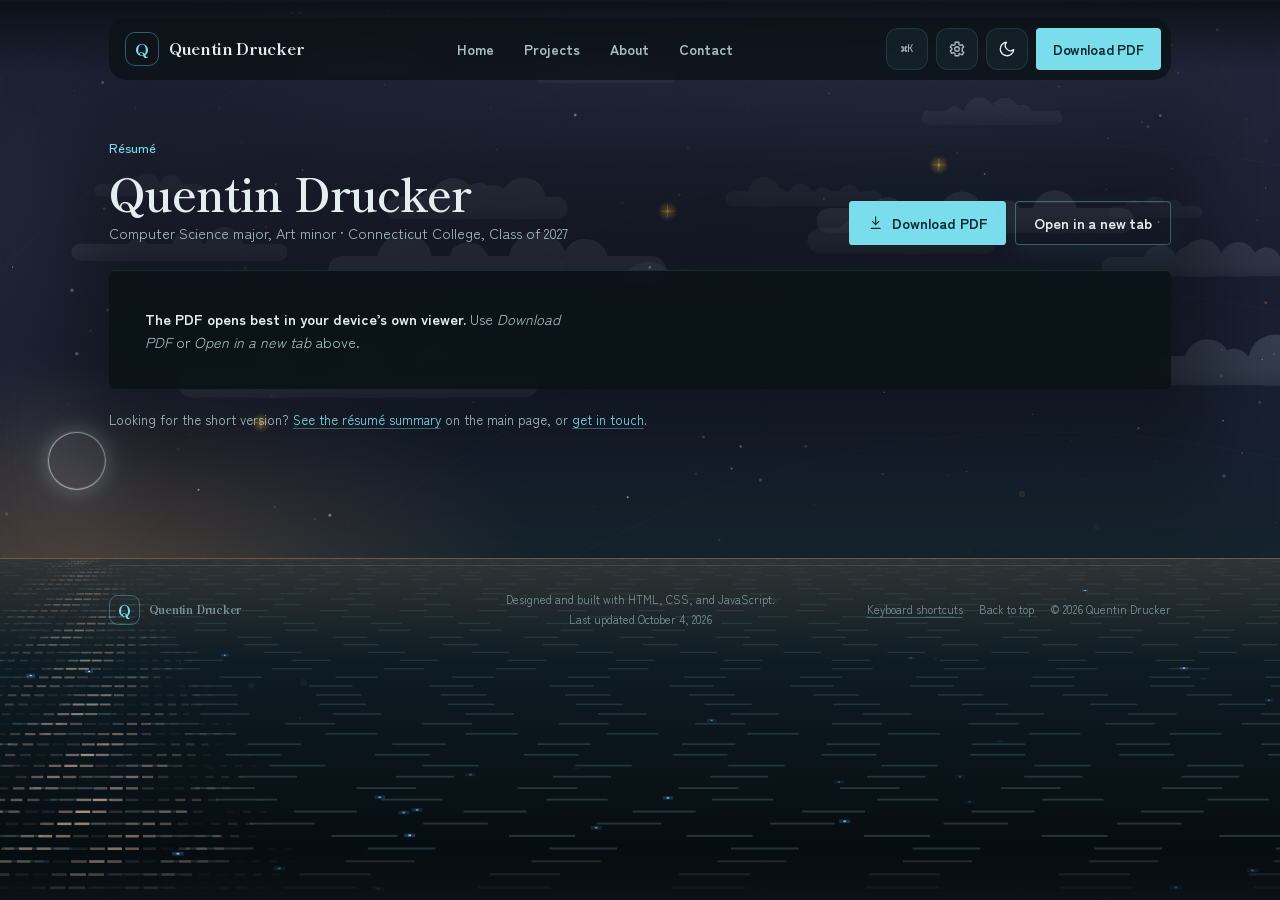
<file: resume.html>
<!DOCTYPE html>
<!--
  RÉSUMÉ PAGE — resume.html
  Shows the résumé PDF (2026_0603_Resume_QD.pdf, the authoritative version)
  inside the site's frame, with download and open buttons. Same shell as
  sip.html: styles.css → enhancements.css → site.css → ridgeline.css →
  pages.css, the same scripts, settings and shortcuts. The background is
  fixed to the sea biome ("tide"), as on the main page's Résumé section.
  To update the résumé, replace the PDF and change the file name here
  (it appears in five places on this page).
-->
<html lang="en" data-theme="dark" data-style="ridgeline" data-page-biome="tide">
<head>
  <meta charset="UTF-8" />
  <meta name="viewport" content="width=device-width, initial-scale=1.0" />
  <meta name="description" content="Résumé of Quentin Drucker: Computer Science major and Art minor at Connecticut College. View or download the PDF." />
  <meta name="theme-color" content="#0b1318" />
  <!-- Link previews: absolute URLs assume GitHub Pages at https://quentin-drucker.github.io/portfolio-website/.
       Update them if the site moves to another address. -->
  <link rel="canonical" href="https://quentin-drucker.github.io/portfolio-website/resume.html" />
  <meta property="og:site_name" content="Quentin Drucker" />
  <meta property="og:type" content="website" />
  <meta property="og:url" content="https://quentin-drucker.github.io/portfolio-website/resume.html" />
  <meta property="og:title" content="Résumé | Quentin Drucker" />
  <meta property="og:description" content="Résumé of Quentin Drucker: Computer Science major and Art minor at Connecticut College. View or download the PDF." />
  <meta property="og:image" content="https://quentin-drucker.github.io/portfolio-website/assets/og-image.png" />
  <meta property="og:image:width" content="1200" />
  <meta property="og:image:height" content="630" />
  <meta property="og:image:alt" content="Quentin Drucker: mountains under a night sky, the portfolio's generated landscape." />
  <meta name="twitter:card" content="summary_large_image" />
  <title>Résumé | Quentin Drucker</title>
  <link rel="icon" type="image/svg+xml" href="assets/favicon.svg" />
  <link rel="preconnect" href="https://fonts.googleapis.com" />
  <link rel="preconnect" href="https://fonts.gstatic.com" crossorigin />
  <link href="https://fonts.googleapis.com/css2?family=Shippori+Mincho:wght@500;600;700&family=Zen+Kaku+Gothic+New:wght@400;500;700&family=IBM+Plex+Mono:wght@400;500&family=JetBrains+Mono:wght@400;500;600&display=swap" rel="stylesheet" />
  <link rel="stylesheet" href="styles.css" />
  <link rel="stylesheet" href="enhancements.css" />
  <link rel="stylesheet" href="site.css" />
  <link rel="stylesheet" href="ridgeline.css" />
  <link rel="stylesheet" href="pages.css" />
  <script src="config.js" defer></script>
  <script src="script.js" defer></script>
  <script src="enhancements.js" defer></script>
  <script src="world-settings.js" defer></script>
  <script src="landscape.js" defer></script>
  <script src="shortcuts.js" defer></script>
</head>
<body data-page="resume">
  <div id="scroll-progress" aria-hidden="true"><span></span></div>
  <div id="cursor-aura" aria-hidden="true"></div>
  <canvas id="ambient-canvas" aria-hidden="true"></canvas>

  <a class="skip-link" href="#main-content">Skip to content</a>

  <header class="site-header">
    <nav class="nav-shell glass" aria-label="Résumé navigation">
      <a class="brand" href="index.html" aria-label="Quentin Drucker, home">
        <span class="brand-mark" aria-hidden="true">Q</span>
        <span>Quentin Drucker</span>
      </a>

      <button class="mobile-menu-button" type="button" aria-expanded="false" aria-controls="nav-links" aria-label="Open navigation">
        <span></span><span></span><span></span>
      </button>

      <div class="nav-links" id="nav-links">
        <a href="index.html">Home</a>
        <a href="index.html#projects">Projects</a>
        <a href="index.html#about">About</a>
        <a href="index.html#contact">Contact</a>
      </div>

      <div class="nav-actions">
        <button class="nav-tool command-trigger" type="button" aria-label="Open command palette"><span>⌘K</span></button>
        <button class="nav-tool settings-trigger" type="button" aria-label="Open world controls">
          <svg viewBox="0 0 24 24" aria-hidden="true"><circle cx="12" cy="12" r="3"></circle><path d="M19 12a7 7 0 0 0-.1-1l2-1.5-2-3.4-2.5 1a8 8 0 0 0-1.7-1L14.4 3h-4.8l-.4 3.1a8 8 0 0 0-1.7 1l-2.5-1-2 3.4L5.1 11a7 7 0 0 0 0 2L3 14.5l2 3.4 2.5-1a8 8 0 0 0 1.7 1l.4 3.1h4.8l.4-3.1a8 8 0 0 0 1.7 1l2.5 1 2-3.4-2.1-1.5a7 7 0 0 0 .1-1Z"></path></svg>
        </button>
        <button class="theme-toggle" type="button" aria-label="Switch to light mode" title="Toggle theme">
          <svg class="sun-icon" viewBox="0 0 24 24" aria-hidden="true"><circle cx="12" cy="12" r="4"></circle><path d="M12 2v2M12 20v2M4.93 4.93l1.42 1.42M17.66 17.66l1.41 1.41M2 12h2M20 12h2M4.93 19.07l1.42-1.42M17.66 6.34l1.41-1.41"></path></svg>
          <svg class="moon-icon" viewBox="0 0 24 24" aria-hidden="true"><path d="M21 12.8A9 9 0 1 1 11.2 3 7 7 0 0 0 21 12.8Z"></path></svg>
        </button>
        <a class="button button-small button-primary desktop-cta" href="2026_0603_Resume_QD.pdf" download="Quentin_Drucker_Resume.pdf">Download PDF</a>
      </div>
    </nav>
  </header>

  <main id="main-content">
    <section class="section resume-page" id="viewer">
      <div class="resume-head">
        <div>
          <span class="section-kicker">Résumé</span>
          <h1 class="resume-title">Quentin Drucker</h1>
          <p class="resume-sub">Computer Science major, Art minor · Connecticut College, Class of 2027</p>
        </div>
        <div class="resume-actions">
          <a class="button button-primary" href="2026_0603_Resume_QD.pdf" download="Quentin_Drucker_Resume.pdf">
            <svg viewBox="0 0 24 24" aria-hidden="true"><path d="M12 3v12"></path><path d="m7 10 5 5 5-5"></path><path d="M5 21h14"></path></svg>
            Download PDF
          </a>
          <a class="button button-secondary" href="2026_0603_Resume_QD.pdf" target="_blank" rel="noopener">Open in a new tab</a>
        </div>
      </div>

      <div class="resume-frame">
        <iframe id="resume-pdf" src="2026_0603_Resume_QD.pdf#view=FitH&amp;navpanes=0" title="Quentin Drucker's résumé (PDF)"></iframe>
        <div class="resume-fallback" id="resume-fallback" hidden>
          <p><strong>The PDF opens best in your device’s own viewer.</strong> Use <em>Download PDF</em> or <em>Open in a new tab</em> above.</p>
        </div>
      </div>

      <p class="resume-note">Looking for the short version? <a href="index.html#resume">See the résumé summary</a> on the main page, or <a href="index.html#contact">get in touch</a>.</p>
    </section>
  </main>

  <footer class="site-footer">
    <div class="footer-inner">
      <a class="brand" href="index.html">
        <span class="brand-mark" aria-hidden="true">Q</span>
        <span>Quentin Drucker</span>
      </a>
      <p>Designed and built with HTML, CSS, and JavaScript.<span class="footer-updated" data-last-updated hidden></span></p>
      <div class="footer-links">
        <button class="footer-shortcuts" type="button" data-open-shortcuts>Keyboard shortcuts</button>
        <a href="#main-content">Back to top</a>
        <span>© <span id="current-year"></span> Quentin Drucker</span>
      </div>
    </div>
  </footer>

  <button class="back-to-top" id="back-to-top" type="button" aria-label="Back to top">
    <svg viewBox="0 0 48 48" aria-hidden="true">
      <circle class="back-track" cx="24" cy="24" r="20"></circle>
      <circle class="back-progress" cx="24" cy="24" r="20"></circle>
      <path d="m17 27 7-7 7 7"></path>
    </svg>
  </button>

  <dialog class="command-dialog" id="command-dialog" aria-labelledby="command-title">
    <div class="dialog-shell command-shell">
      <div class="command-search">
        <span aria-hidden="true">⌕</span>
        <label class="sr-only" for="command-input">Search commands</label>
        <input id="command-input" type="search" placeholder="Go to a section or run a command…" />
        <kbd>Esc</kbd>
      </div>
      <h2 id="command-title" class="sr-only">Command palette</h2>
      <div id="command-results" class="command-results" role="listbox"></div>
    </div>
  <dialog class="settings-dialog" id="settings-dialog" aria-labelledby="settings-title">
    <div class="dialog-shell settings-shell">
      <header>
        <div>
          <span class="section-kicker">Settings</span>
          <h2 id="settings-title">World controls</h2>
        </div>
        <button class="dialog-close" type="button" data-close-dialog aria-label="Close settings">×</button>
      </header>
      <p class="settings-intro">Everything on this page is generated in your browser. Change the parameters and watch it respond. Your choices are saved on this device only.</p>

      <!-- DISPLAY: content backdrop, and interface size on larger screens
           (the size row is hidden on phones). -->
      <section class="settings-group" aria-labelledby="settings-display">
        <h3 class="settings-group-title" id="settings-display">Display</h3>
        <label class="range-setting" for="world-backdrop">
          <span class="setting-copy"><strong>Content backdrop</strong><small>How solid the see-through panel behind the text and cards is. Higher reads more easily; lower shows more of the landscape. 0 turns it off.</small></span>
          <span class="range-control"><input id="world-backdrop" data-world="backdrop" type="range" min="0" max="90" step="5" /><output data-world-out="backdrop" for="world-backdrop"></output></span>
        </label>
        <label class="range-setting ui-scale-setting" for="world-scale">
          <span class="setting-copy"><strong>Interface size</strong><small>Size of the text, cards and visuals. The middle is the default. The header, side rail and background keep their size.</small></span>
          <span class="range-control"><input id="world-scale" data-world="uiScale" type="range" min="75" max="105" step="1" /><output data-world-out="uiScale" for="world-scale"></output></span>
        </label>
      </section>

      <!-- WORLD: the land behind the page. Shared seed with the Playground. -->
      <section class="settings-group" aria-labelledby="settings-world">
        <h3 class="settings-group-title" id="settings-world">World</h3>
        <div class="range-setting">
          <span class="setting-copy">
            <label for="world-seed"><strong>World seed</strong></label>
            <small>Generates the mountains, the contour map behind Projects and the Playground terrain. Same seed, same land.</small>
          </span>
          <span class="seed-control">
            <input id="world-seed" data-world="seed" type="text" maxlength="24" autocomplete="off" spellcheck="false" />
            <button class="button button-secondary" type="button" data-world-shuffle>Shuffle</button>
          </span>
        </div>
        <label class="range-setting" for="world-mountains">
          <span class="setting-copy"><strong>Mountain height</strong><small>How tall the mountains stand against the night sky.</small></span>
          <span class="range-control"><input id="world-mountains" data-world="mountainHeight" type="range" min="40" max="140" step="10" /><output data-world-out="mountainHeight" for="world-mountains"></output></span>
        </label>
        <label class="range-setting" for="world-contours">
          <span class="setting-copy"><strong>Contour detail</strong><small>Number of elevation lines in the contour map behind Projects and Playground.</small></span>
          <span class="range-control"><input id="world-contours" data-world="contourDetail" type="range" min="6" max="24" step="1" /><output data-world-out="contourDetail" for="world-contours"></output></span>
        </label>
        <label class="range-setting" for="world-stars">
          <span class="setting-copy"><strong>Stars</strong><small>Star count in the night sky above the mountains and the sea. 0 clears the sky.</small></span>
          <span class="range-control"><input id="world-stars" data-world="stars" type="range" min="0" max="250" step="10" /><output data-world-out="stars" for="world-stars"></output></span>
        </label>
        <label class="range-setting" for="world-nebula">
          <span class="setting-copy"><strong>Nebula</strong><small>Strength of the pink and ember clouds above the mountains.</small></span>
          <span class="range-control"><input id="world-nebula" data-world="nebula" type="range" min="0" max="200" step="10" /><output data-world-out="nebula" for="world-nebula"></output></span>
        </label>
      </section>

      <!-- LIGHT: the moon/sun, horizon glow and cursor light. -->
      <section class="settings-group" aria-labelledby="settings-light">
        <h3 class="settings-group-title" id="settings-light">Light and time</h3>
        <label class="setting-switch" for="world-follow">
          <span class="setting-copy"><strong>Time follows scroll</strong><small>The moon, the horizon glow and the moon’s reflection on the sea move with your place on the page.</small></span>
          <span class="switch-control">
            <input id="world-follow" data-world="followScroll" type="checkbox" role="switch" />
            <span class="switch-track" aria-hidden="true"><span class="switch-thumb"></span></span>
          </span>
        </label>
        <label class="range-setting" for="world-time">
          <span class="setting-copy"><strong>Time of day</strong><small>Set the moon, glow and reflection by hand. Turn off “Time follows scroll” to use it.</small></span>
          <span class="range-control"><input id="world-time" data-world="timeOfDay" type="range" min="0" max="100" step="1" /><output data-world-out="timeOfDay" for="world-time"></output></span>
        </label>
        <label class="range-setting" for="world-glow">
          <span class="setting-copy"><strong>Cursor glow</strong><small>Size and brightness of every light that follows your pointer: the soft glow, the green lit patch on the map, and the glow on the sea. 0 turns them all off.</small></span>
          <span class="range-control"><input id="world-glow" data-world="cursorGlow" type="range" min="0" max="200" step="10" /><output data-world-out="cursorGlow" for="world-glow"></output></span>
        </label>
        <label class="range-setting" for="world-flash">
          <span class="setting-copy"><strong>Card flash</strong><small>Strength of the light that sweeps across a card or button from where your pointer enters it. 0 turns it off.</small></span>
          <span class="range-control"><input id="world-flash" data-world="flash" type="range" min="0" max="200" step="10" /><output data-world-out="flash" for="world-flash"></output></span>
        </label>
      </section>

      <!-- MOTION: the original motion switch and density, plus speed controls.
           ids effects-toggle, effects-status, density-group, particle-density
           and settings-reset are used by enhancements.js. -->
      <section class="settings-group" aria-labelledby="settings-motion">
        <h3 class="settings-group-title" id="settings-motion">Motion</h3>
        <label class="setting-switch" for="effects-toggle">
          <span class="setting-copy">
            <strong>Motion effects</strong>
            <small>Moving particles, shimmer, card tilt, cursor glow and other decorative animation.</small>
          </span>
          <span class="switch-control">
            <input id="effects-toggle" type="checkbox" role="switch" aria-describedby="effects-status" checked />
            <span class="switch-track" aria-hidden="true"><span class="switch-thumb"></span></span>
          </span>
        </label>
        <p class="setting-status" id="effects-status" aria-live="polite">Motion effects are enabled.</p>
        <div class="density-group" id="density-group">
          <label class="range-setting" for="particle-density">
            <span class="setting-copy"><strong>Particle density</strong><small>Number of drifting particles.</small></span>
            <span class="range-control"><input id="particle-density" type="range" min="0" max="100" step="10" value="70" /><output id="particle-density-value" for="particle-density">70%</output></span>
          </label>
          <label class="range-setting" for="world-speed">
            <span class="setting-copy"><strong>Particle speed</strong><small>How fast the particles drift and swirl. 0 holds them still.</small></span>
            <span class="range-control"><input id="world-speed" data-world="moteSpeed" type="range" min="0" max="250" step="10" /><output data-world-out="moteSpeed" for="world-speed"></output></span>
          </label>
        </div>
        <label class="range-setting" for="world-transition">
          <span class="setting-copy"><strong>Background transition</strong><small>How long the background takes to change between sections.</small></span>
          <span class="range-control"><input id="world-transition" data-world="transitionMs" type="range" min="400" max="4000" step="100" /><output data-world-out="transitionMs" for="world-transition"></output></span>
        </label>
      </section>

      <!-- ATMOSPHERE: the Mist-style touches. -->
      <section class="settings-group" aria-labelledby="settings-atmosphere">
        <h3 class="settings-group-title" id="settings-atmosphere">Atmosphere</h3>
        <label class="setting-switch" for="world-fog">
          <span class="setting-copy"><strong>Fog reveal</strong><small>Sections clear in like fog lifting as they scroll into view (applies to sections you haven’t reached yet).</small></span>
          <span class="switch-control">
            <input id="world-fog" data-world="fogReveal" type="checkbox" role="switch" />
            <span class="switch-track" aria-hidden="true"><span class="switch-thumb"></span></span>
          </span>
        </label>
        <label class="setting-switch" for="world-edges">
          <span class="setting-copy"><strong>Faded screen edges</strong><small>The page fades into the sky at the top and bottom of the window.</small></span>
          <span class="switch-control">
            <input id="world-edges" data-world="edgeFade" type="checkbox" role="switch" />
            <span class="switch-track" aria-hidden="true"><span class="switch-thumb"></span></span>
          </span>
        </label>
        <label class="setting-switch" for="world-meteors">
          <span class="setting-copy"><strong>Shooting stars</strong><small>Occasional meteors over the sea in About, Résumé and Contact.</small></span>
          <span class="switch-control">
            <input id="world-meteors" data-world="meteors" type="checkbox" role="switch" />
            <span class="switch-track" aria-hidden="true"><span class="switch-thumb"></span></span>
          </span>
        </label>
      </section>

      <div class="settings-actions">
        <button class="button button-secondary settings-reset" id="settings-reset" type="button">Restore defaults</button>
      </div>

      <p class="settings-note">Light or dark is the sun/moon button in the header. Your operating system's reduced-motion preference is always respected.</p>
    </div>
  </dialog>
  <!-- The PDF shows inside the page where the browser has a built-in PDF
       viewer and the screen is wide enough to read it. Elsewhere (most
       phones) the page offers the download and open buttons instead. -->
  <script>
    (function () {
      const frame = document.getElementById("resume-pdf");
      const fallback = document.getElementById("resume-fallback");
      const narrow = window.matchMedia("(max-width: 760px)");
      function choose() {
        const inline = navigator.pdfViewerEnabled !== false && !narrow.matches;
        if (inline && !frame.getAttribute("src")) frame.setAttribute("src", frame.dataset.src);
        frame.hidden = !inline;
        fallback.hidden = inline;
      }
      frame.dataset.src = frame.getAttribute("src");
      if (navigator.pdfViewerEnabled === false || narrow.matches) frame.removeAttribute("src");
      choose();
      narrow.addEventListener("change", choose);
    })();
  </script>
</body>
</html>
</file>
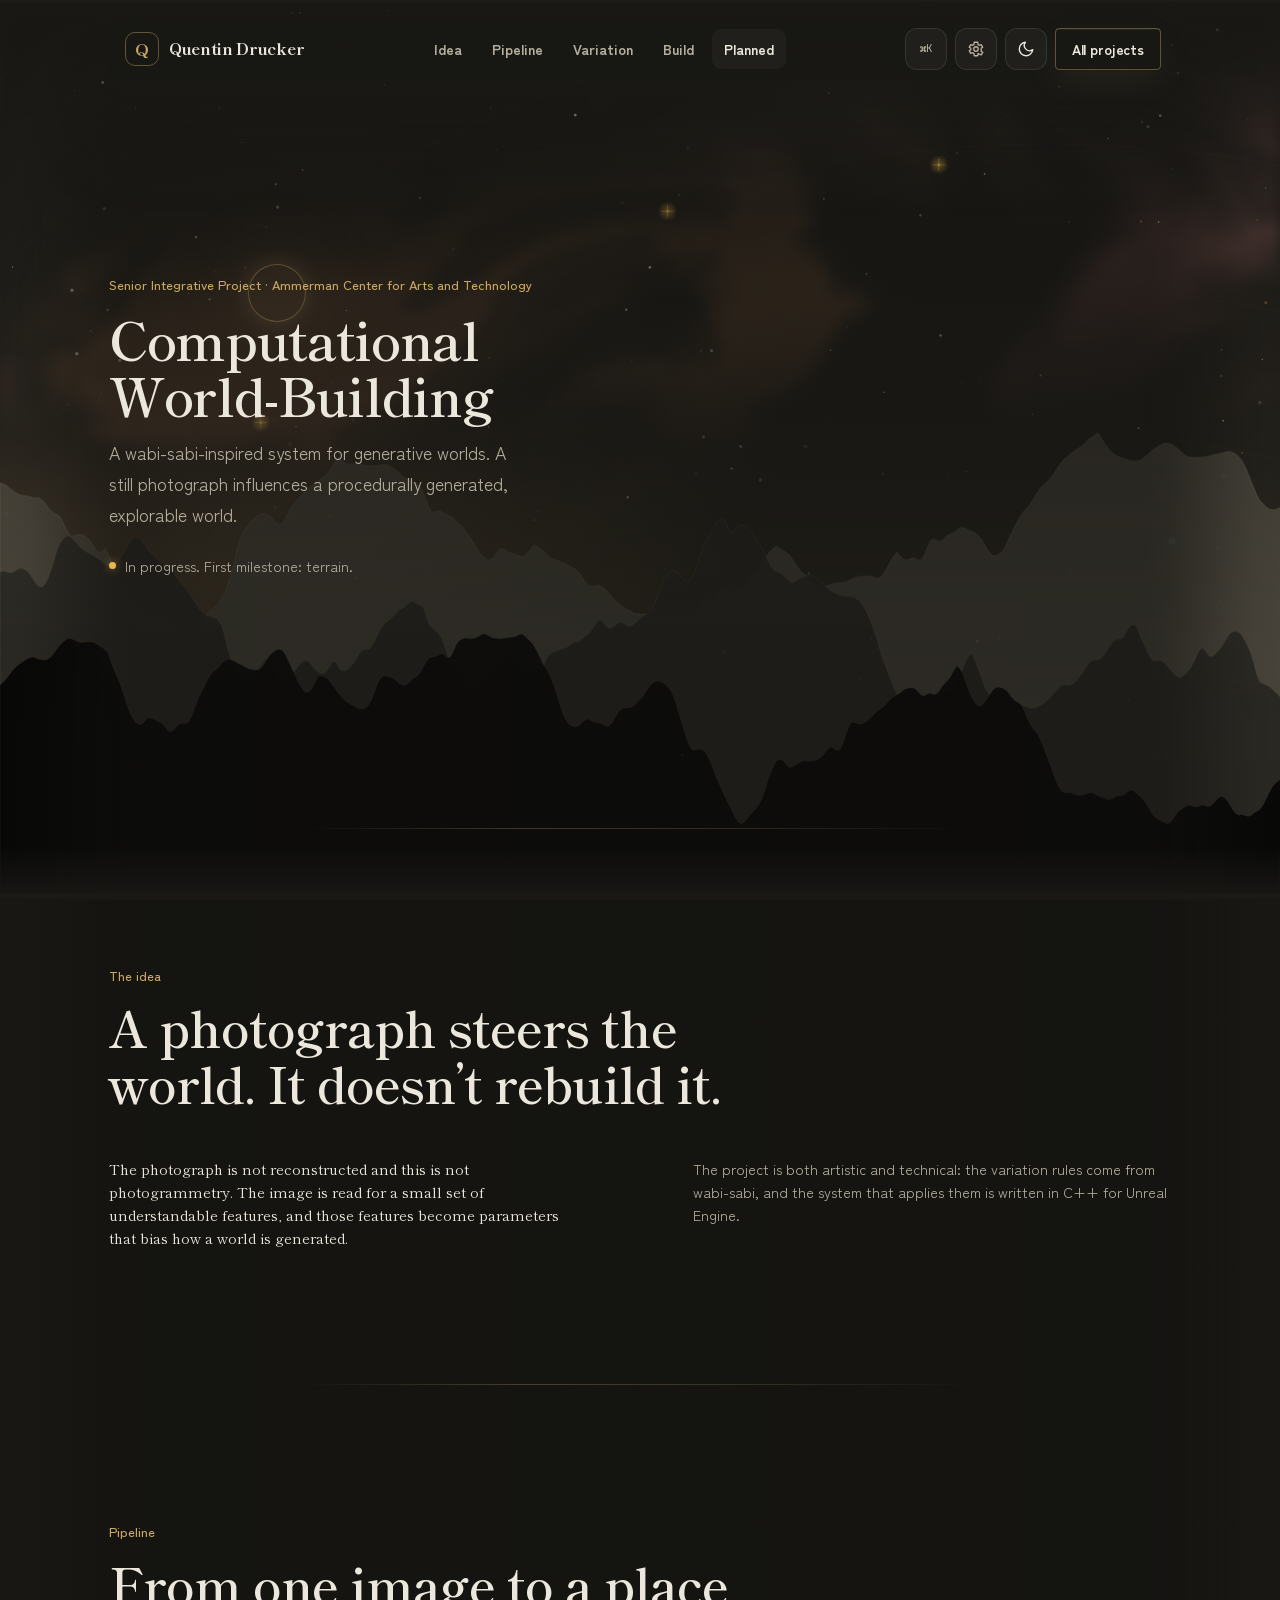
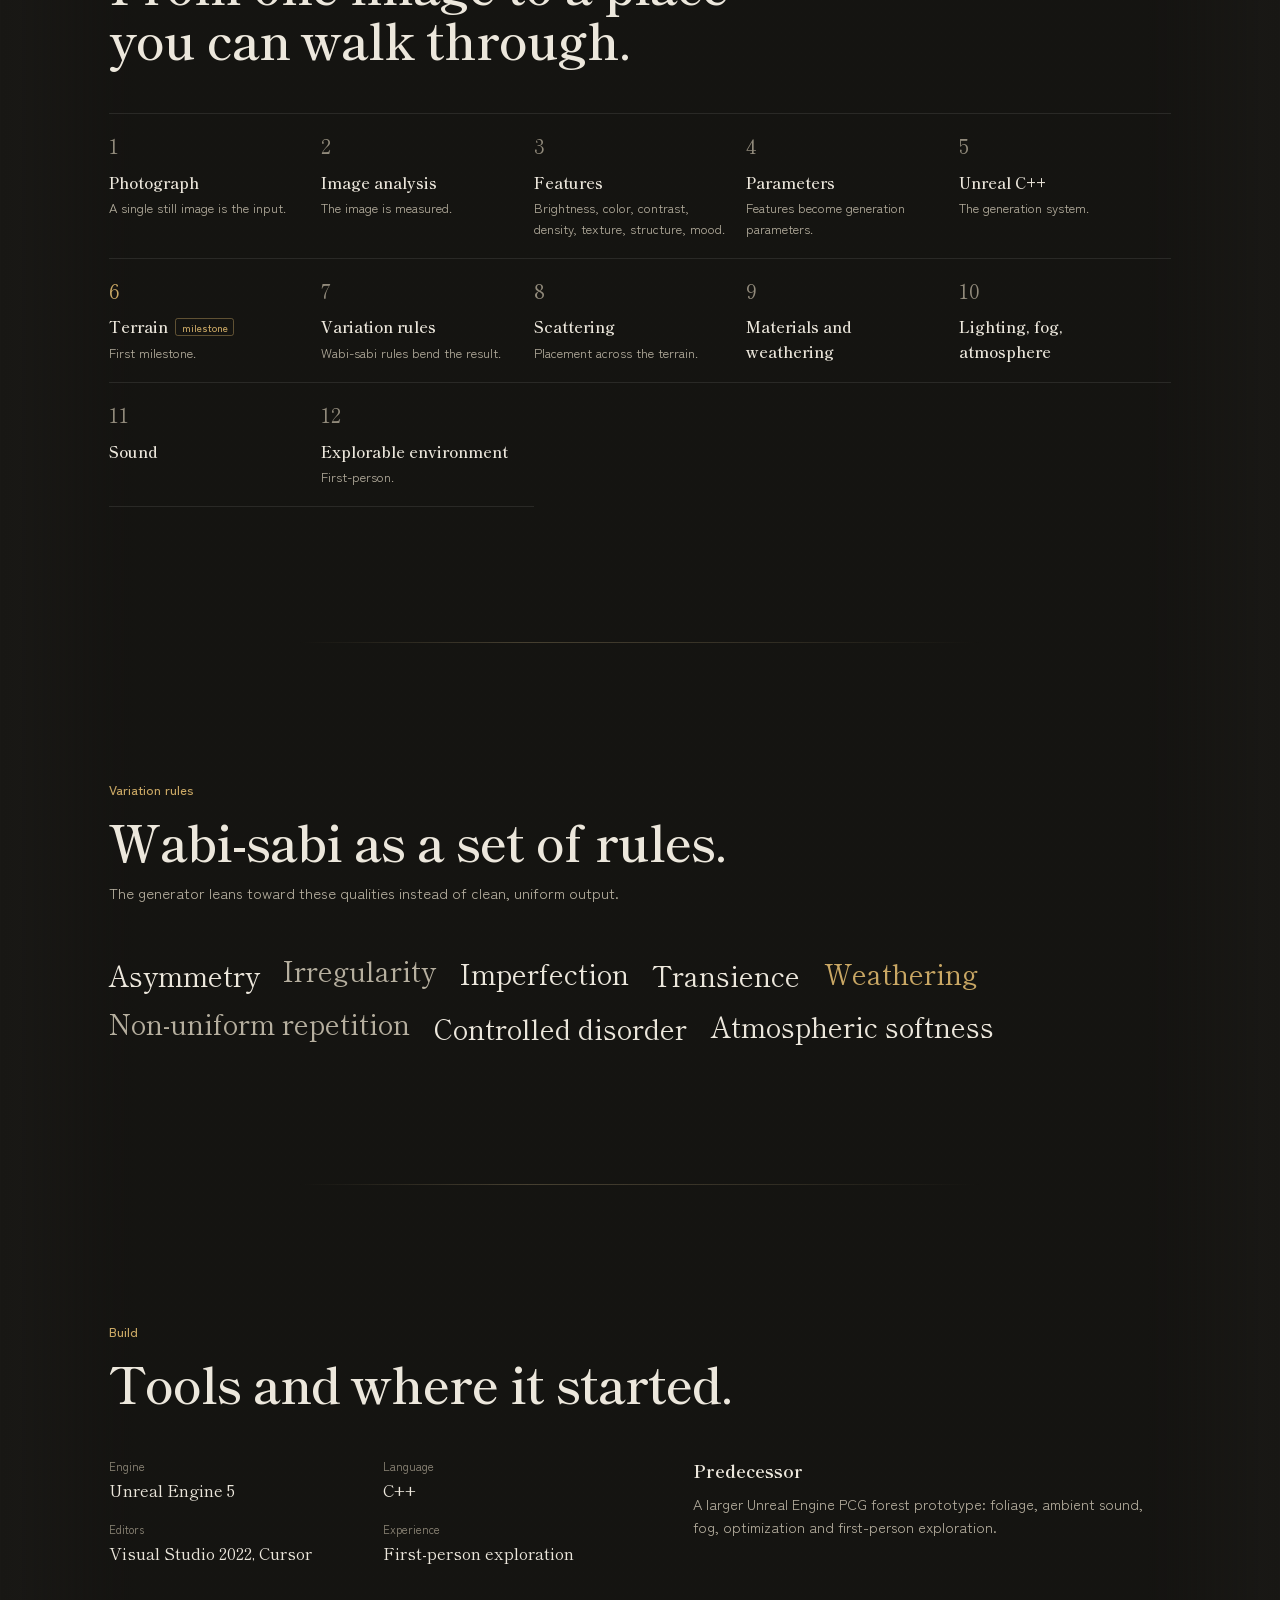
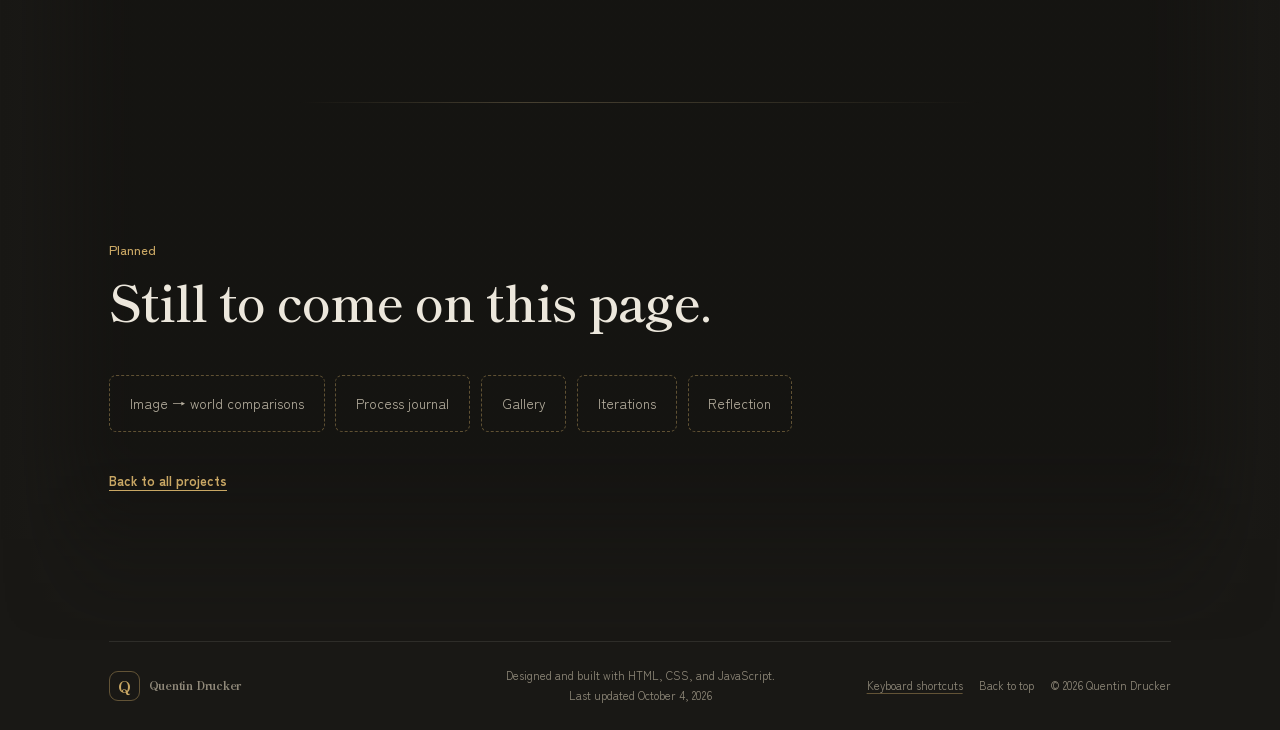
<file: sip.html>
<!DOCTYPE html>
<!--
  SENIOR PROJECT PAGE (draft) — sip.html
  Same system as index.html (styles.css → enhancements.css → site.css →
  ridgeline.css, same scripts minus the Playground) with a page-level biome:
  data-page-biome="kiln" gives this page its own warm, Mist-like palette and
  landscape instead of the home page's scroll biomes.
  Content comes only from the documented project description. Sections not
  built yet are labeled as planned.
-->
<html lang="en" data-theme="dark" data-style="ridgeline" data-page-biome="kiln">
<head>
  <meta charset="UTF-8" />
  <meta name="viewport" content="width=device-width, initial-scale=1.0" />
  <meta name="description" content="Computational World-Building: a wabi-sabi-inspired system in which a photograph influences a procedurally generated, explorable world. Senior Integrative Project by Quentin Drucker." />
  <meta name="theme-color" content="#191815" />
  <!-- Link previews (LinkedIn, Slack, iMessage, email…). Platforms need
       absolute URLs; these assume GitHub Pages at https://quentin-drucker.github.io/portfolio-website/.
       Update them if the site moves to another address. -->
  <link rel="canonical" href="https://quentin-drucker.github.io/portfolio-website/sip.html" />
  <meta property="og:site_name" content="Quentin Drucker" />
  <meta property="og:type" content="website" />
  <meta property="og:url" content="https://quentin-drucker.github.io/portfolio-website/sip.html" />
  <meta property="og:title" content="Computational World-Building | Quentin Drucker" />
  <meta property="og:description" content="Senior Integrative Project: a wabi-sabi-inspired system in which a photograph influences a procedurally generated, explorable world." />
  <meta property="og:image" content="https://quentin-drucker.github.io/portfolio-website/assets/og-image-sip.png" />
  <meta property="og:image:width" content="1200" />
  <meta property="og:image:height" content="630" />
  <meta property="og:image:alt" content="Computational World-Building: warm stone-colored mountains under a night sky." />
  <meta name="twitter:card" content="summary_large_image" />
  <title>Computational World-Building | Quentin Drucker</title>
  <link rel="icon" type="image/svg+xml" href="assets/favicon.svg" />
  <link rel="preconnect" href="https://fonts.googleapis.com" />
  <link rel="preconnect" href="https://fonts.gstatic.com" crossorigin />
  <link href="https://fonts.googleapis.com/css2?family=Shippori+Mincho:wght@500;600;700&family=Zen+Kaku+Gothic+New:wght@400;500;700&family=IBM+Plex+Mono:wght@400;500&family=JetBrains+Mono:wght@400;500;600&display=swap" rel="stylesheet" />
  <link rel="stylesheet" href="styles.css" />
  <link rel="stylesheet" href="enhancements.css" />
  <link rel="stylesheet" href="site.css" />
  <link rel="stylesheet" href="ridgeline.css" />
  <link rel="stylesheet" href="sip.css" />
  <script src="config.js" defer></script>
  <script src="script.js" defer></script>
  <script src="enhancements.js" defer></script>
  <script src="world-settings.js" defer></script>
  <script src="landscape.js" defer></script>
  <script src="shortcuts.js" defer></script>
</head>
<body data-page="sip">
  <div id="scroll-progress" aria-hidden="true"><span></span></div>
  <div id="cursor-aura" aria-hidden="true"></div>
  <canvas id="ambient-canvas" aria-hidden="true"></canvas>

  <a class="skip-link" href="#main-content">Skip to content</a>

  <header class="site-header">
    <nav class="nav-shell glass" aria-label="Senior project navigation">
      <a class="brand" href="index.html" aria-label="Quentin Drucker, home">
        <span class="brand-mark" aria-hidden="true">Q</span>
        <span>Quentin Drucker</span>
      </a>
      <button class="mobile-menu-button" type="button" aria-expanded="false" aria-controls="nav-links" aria-label="Open navigation">
        <span></span><span></span><span></span>
      </button>
      <div class="nav-links" id="nav-links">
        <a href="#idea">Idea</a>
        <a href="#pipeline">Pipeline</a>
        <a href="#variation">Variation</a>
        <a href="#build">Build</a>
        <a href="#planned">Planned</a>
      </div>
      <div class="nav-actions">
        <button class="nav-tool command-trigger" type="button" aria-label="Open command palette"><span>⌘K</span></button>
        <button class="nav-tool settings-trigger" type="button" aria-label="Open world controls">
          <svg viewBox="0 0 24 24" aria-hidden="true"><circle cx="12" cy="12" r="3"></circle><path d="M19 12a7 7 0 0 0-.1-1l2-1.5-2-3.4-2.5 1a8 8 0 0 0-1.7-1L14.4 3h-4.8l-.4 3.1a8 8 0 0 0-1.7 1l-2.5-1-2 3.4L5.1 11a7 7 0 0 0 0 2L3 14.5l2 3.4 2.5-1a8 8 0 0 0 1.7 1l.4 3.1h4.8l.4-3.1a8 8 0 0 0 1.7 1l2.5 1 2-3.4-2.1-1.5a7 7 0 0 0 .1-1Z"></path></svg>
        </button>
        <button class="theme-toggle" type="button" aria-label="Switch to light mode" title="Toggle theme">
          <svg class="sun-icon" viewBox="0 0 24 24" aria-hidden="true"><circle cx="12" cy="12" r="4"></circle><path d="M12 2v2M12 20v2M4.93 4.93l1.42 1.42M17.66 17.66l1.41 1.41M2 12h2M20 12h2M4.93 19.07l1.42-1.42M17.66 6.34l1.41-1.41"></path></svg>
          <svg class="moon-icon" viewBox="0 0 24 24" aria-hidden="true"><path d="M21 12.8A9 9 0 1 1 11.2 3 7 7 0 0 0 21 12.8Z"></path></svg>
        </button>
        <a class="button button-small button-secondary desktop-cta" href="index.html#projects">All projects</a>
      </div>
    </nav>
  </header>

  <main id="main-content">
    <section class="section sip-hero" id="overview">
      <span class="section-kicker">Senior Integrative Project · Ammerman Center for Arts and Technology</span>
      <h1 class="hero-title">Computational World-Building</h1>
      <p class="hero-copy">A wabi-sabi-inspired system for generative worlds. A still photograph influences a procedurally generated, explorable world.</p>
      <p class="sip-status"><span class="status-dot"></span> In progress. First milestone: terrain.</p>
    </section>

    <section class="section sip-section" id="idea">
      <div class="section-heading reveal">
        <span class="section-kicker">The idea</span>
        <h2>A photograph steers the world. It doesn’t rebuild it.</h2>
      </div>
      <div class="sip-two reveal">
        <p class="lead">The photograph is not reconstructed and this is not photogrammetry. The image is read for a small set of understandable features, and those features become parameters that bias how a world is generated.</p>
        <p>The project is both artistic and technical: the variation rules come from wabi-sabi, and the system that applies them is written in C++ for Unreal Engine.</p>
      </div>
    </section>

    <section class="section sip-section" id="pipeline">
      <div class="section-heading reveal">
        <span class="section-kicker">Pipeline</span>
        <h2>From one image to a place you can walk through.</h2>
      </div>
      <ol class="sip-steps reveal">
        <li><strong>Photograph</strong><span>A single still image is the input.</span></li>
        <li><strong>Image analysis</strong><span>The image is measured.</span></li>
        <li><strong>Features</strong><span>Brightness, color, contrast, density, texture, structure, mood.</span></li>
        <li><strong>Parameters</strong><span>Features become generation parameters.</span></li>
        <li><strong>Unreal C++</strong><span>The generation system.</span></li>
        <li class="is-milestone"><strong>Terrain</strong><span>First milestone.</span></li>
        <li><strong>Variation rules</strong><span>Wabi-sabi rules bend the result.</span></li>
        <li><strong>Scattering</strong><span>Placement across the terrain.</span></li>
        <li><strong>Materials and weathering</strong></li>
        <li><strong>Lighting, fog, atmosphere</strong></li>
        <li><strong>Sound</strong></li>
        <li><strong>Explorable environment</strong><span>First-person.</span></li>
      </ol>
    </section>

    <section class="section sip-section" id="variation">
      <div class="section-heading reveal">
        <span class="section-kicker">Variation rules</span>
        <h2>Wabi-sabi as a set of rules.</h2>
        <p>The generator leans toward these qualities instead of clean, uniform output.</p>
      </div>
      <ul class="sip-rules reveal">
        <li>Asymmetry</li><li>Irregularity</li><li>Imperfection</li><li>Transience</li>
        <li>Weathering</li><li>Non-uniform repetition</li><li>Controlled disorder</li><li>Atmospheric softness</li>
      </ul>
    </section>

    <section class="section sip-section" id="build">
      <div class="section-heading reveal">
        <span class="section-kicker">Build</span>
        <h2>Tools and where it started.</h2>
      </div>
      <div class="sip-two reveal">
        <dl class="sip-facts">
          <div><dt>Engine</dt><dd>Unreal Engine 5</dd></div>
          <div><dt>Language</dt><dd>C++</dd></div>
          <div><dt>Editors</dt><dd>Visual Studio 2022, Cursor</dd></div>
          <div><dt>Experience</dt><dd>First-person exploration</dd></div>
        </dl>
        <div>
          <h3 class="sip-h3">Predecessor</h3>
          <p>A larger Unreal Engine PCG forest prototype: foliage, ambient sound, fog, optimization and first-person exploration.</p>
        </div>
      </div>
    </section>

    <section class="section sip-section" id="planned">
      <div class="section-heading reveal">
        <span class="section-kicker">Planned</span>
        <h2>Still to come on this page.</h2>
      </div>
      <div class="sip-planned reveal">
        <div class="placeholder-note">Image → world comparisons</div>
        <div class="placeholder-note">Process journal</div>
        <div class="placeholder-note">Gallery</div>
        <div class="placeholder-note">Iterations</div>
        <div class="placeholder-note">Reflection</div>
      </div>
      <p class="sip-back"><a class="card-jump" href="index.html#projects">Back to all projects</a></p>
    </section>
  </main>

  <footer class="site-footer">
    <div class="footer-inner">
      <a class="brand" href="index.html">
        <span class="brand-mark" aria-hidden="true">Q</span>
        <span>Quentin Drucker</span>
      </a>
      <p>Designed and built with HTML, CSS, and JavaScript.<span class="footer-updated" data-last-updated hidden></span></p>
      <div class="footer-links">
        <button class="footer-shortcuts" type="button" data-open-shortcuts>Keyboard shortcuts</button>
        <a href="#main-content">Back to top</a>
        <span>© <span id="current-year"></span> Quentin Drucker</span>
      </div>
    </div>
  </footer>

  <button class="back-to-top" id="back-to-top" type="button" aria-label="Back to top">
    <svg viewBox="0 0 48 48" aria-hidden="true">
      <circle class="back-track" cx="24" cy="24" r="20"></circle>
      <circle class="back-progress" cx="24" cy="24" r="20"></circle>
      <path d="m17 27 7-7 7 7"></path>
    </svg>
  </button>

  <dialog class="command-dialog" id="command-dialog" aria-labelledby="command-title">
    <div class="dialog-shell command-shell">
      <div class="command-search">
        <span aria-hidden="true">⌕</span>
        <label class="sr-only" for="command-input">Search commands</label>
        <input id="command-input" type="search" placeholder="Go to a section or run a command…" />
        <kbd>Esc</kbd>
      </div>
      <h2 id="command-title" class="sr-only">Command palette</h2>
      <div id="command-results" class="command-results" role="listbox"></div>
    </div>
  </dialog>

  <dialog class="settings-dialog" id="settings-dialog" aria-labelledby="settings-title">
    <div class="dialog-shell settings-shell">
      <header>
        <div>
          <span class="section-kicker">Settings</span>
          <h2 id="settings-title">World controls</h2>
        </div>
        <button class="dialog-close" type="button" data-close-dialog aria-label="Close settings">×</button>
      </header>
      <p class="settings-intro">Everything on this page is generated in your browser. Change the parameters and watch it respond. Your choices are saved on this device only.</p>

      <!-- DISPLAY: content backdrop, and interface size on larger screens
           (the size row is hidden on phones). -->
      <section class="settings-group" aria-labelledby="settings-display">
        <h3 class="settings-group-title" id="settings-display">Display</h3>
        <label class="range-setting" for="world-backdrop">
          <span class="setting-copy"><strong>Content backdrop</strong><small>How solid the see-through panel behind the text and cards is. Higher reads more easily; lower shows more of the landscape. 0 turns it off.</small></span>
          <span class="range-control"><input id="world-backdrop" data-world="backdrop" type="range" min="0" max="90" step="5" /><output data-world-out="backdrop" for="world-backdrop"></output></span>
        </label>
        <label class="range-setting ui-scale-setting" for="world-scale">
          <span class="setting-copy"><strong>Interface size</strong><small>Size of the text, cards and visuals. The middle is the default. The header, side rail and background keep their size.</small></span>
          <span class="range-control"><input id="world-scale" data-world="uiScale" type="range" min="75" max="105" step="1" /><output data-world-out="uiScale" for="world-scale"></output></span>
        </label>
      </section>

      <!-- WORLD: the land behind the page. Shared seed with the Playground. -->
      <section class="settings-group" aria-labelledby="settings-world">
        <h3 class="settings-group-title" id="settings-world">World</h3>
        <div class="range-setting">
          <span class="setting-copy">
            <label for="world-seed"><strong>World seed</strong></label>
            <small>Generates the mountains, the contour map behind Projects and the Playground terrain. Same seed, same land.</small>
          </span>
          <span class="seed-control">
            <input id="world-seed" data-world="seed" type="text" maxlength="24" autocomplete="off" spellcheck="false" />
            <button class="button button-secondary" type="button" data-world-shuffle>Shuffle</button>
          </span>
        </div>
        <label class="range-setting" for="world-mountains">
          <span class="setting-copy"><strong>Mountain height</strong><small>How tall the mountains stand against the night sky.</small></span>
          <span class="range-control"><input id="world-mountains" data-world="mountainHeight" type="range" min="40" max="140" step="10" /><output data-world-out="mountainHeight" for="world-mountains"></output></span>
        </label>
        <label class="range-setting" for="world-contours">
          <span class="setting-copy"><strong>Contour detail</strong><small>Number of elevation lines in the contour map behind Projects and Playground.</small></span>
          <span class="range-control"><input id="world-contours" data-world="contourDetail" type="range" min="6" max="24" step="1" /><output data-world-out="contourDetail" for="world-contours"></output></span>
        </label>
        <label class="range-setting" for="world-stars">
          <span class="setting-copy"><strong>Stars</strong><small>Star count in the night sky above the mountains and the sea. 0 clears the sky.</small></span>
          <span class="range-control"><input id="world-stars" data-world="stars" type="range" min="0" max="250" step="10" /><output data-world-out="stars" for="world-stars"></output></span>
        </label>
        <label class="range-setting" for="world-nebula">
          <span class="setting-copy"><strong>Nebula</strong><small>Strength of the pink and ember clouds above the mountains.</small></span>
          <span class="range-control"><input id="world-nebula" data-world="nebula" type="range" min="0" max="200" step="10" /><output data-world-out="nebula" for="world-nebula"></output></span>
        </label>
      </section>

      <!-- LIGHT: the moon/sun, horizon glow and cursor light. -->
      <section class="settings-group" aria-labelledby="settings-light">
        <h3 class="settings-group-title" id="settings-light">Light and time</h3>
        <label class="setting-switch" for="world-follow">
          <span class="setting-copy"><strong>Time follows scroll</strong><small>The moon, the horizon glow and the moon’s reflection on the sea move with your place on the page.</small></span>
          <span class="switch-control">
            <input id="world-follow" data-world="followScroll" type="checkbox" role="switch" />
            <span class="switch-track" aria-hidden="true"><span class="switch-thumb"></span></span>
          </span>
        </label>
        <label class="range-setting" for="world-time">
          <span class="setting-copy"><strong>Time of day</strong><small>Set the moon, glow and reflection by hand. Turn off “Time follows scroll” to use it.</small></span>
          <span class="range-control"><input id="world-time" data-world="timeOfDay" type="range" min="0" max="100" step="1" /><output data-world-out="timeOfDay" for="world-time"></output></span>
        </label>
        <label class="range-setting" for="world-glow">
          <span class="setting-copy"><strong>Cursor glow</strong><small>Size and brightness of every light that follows your pointer: the soft glow, the green lit patch on the map, and the glow on the sea. 0 turns them all off.</small></span>
          <span class="range-control"><input id="world-glow" data-world="cursorGlow" type="range" min="0" max="200" step="10" /><output data-world-out="cursorGlow" for="world-glow"></output></span>
        </label>
        <label class="range-setting" for="world-flash">
          <span class="setting-copy"><strong>Card flash</strong><small>Strength of the light that sweeps across a card or button from where your pointer enters it. 0 turns it off.</small></span>
          <span class="range-control"><input id="world-flash" data-world="flash" type="range" min="0" max="200" step="10" /><output data-world-out="flash" for="world-flash"></output></span>
        </label>
      </section>

      <!-- MOTION: the original motion switch and density, plus speed controls.
           ids effects-toggle, effects-status, density-group, particle-density
           and settings-reset are used by enhancements.js. -->
      <section class="settings-group" aria-labelledby="settings-motion">
        <h3 class="settings-group-title" id="settings-motion">Motion</h3>
        <label class="setting-switch" for="effects-toggle">
          <span class="setting-copy">
            <strong>Motion effects</strong>
            <small>Moving particles, shimmer, card tilt, cursor glow and other decorative animation.</small>
          </span>
          <span class="switch-control">
            <input id="effects-toggle" type="checkbox" role="switch" aria-describedby="effects-status" checked />
            <span class="switch-track" aria-hidden="true"><span class="switch-thumb"></span></span>
          </span>
        </label>
        <p class="setting-status" id="effects-status" aria-live="polite">Motion effects are enabled.</p>
        <div class="density-group" id="density-group">
          <label class="range-setting" for="particle-density">
            <span class="setting-copy"><strong>Particle density</strong><small>Number of drifting particles.</small></span>
            <span class="range-control"><input id="particle-density" type="range" min="0" max="100" step="10" value="70" /><output id="particle-density-value" for="particle-density">70%</output></span>
          </label>
          <label class="range-setting" for="world-speed">
            <span class="setting-copy"><strong>Particle speed</strong><small>How fast the particles drift and swirl. 0 holds them still.</small></span>
            <span class="range-control"><input id="world-speed" data-world="moteSpeed" type="range" min="0" max="250" step="10" /><output data-world-out="moteSpeed" for="world-speed"></output></span>
          </label>
        </div>
        <label class="range-setting" for="world-transition">
          <span class="setting-copy"><strong>Background transition</strong><small>How long the background takes to change between sections.</small></span>
          <span class="range-control"><input id="world-transition" data-world="transitionMs" type="range" min="400" max="4000" step="100" /><output data-world-out="transitionMs" for="world-transition"></output></span>
        </label>
      </section>

      <!-- ATMOSPHERE: the Mist-style touches. -->
      <section class="settings-group" aria-labelledby="settings-atmosphere">
        <h3 class="settings-group-title" id="settings-atmosphere">Atmosphere</h3>
        <label class="setting-switch" for="world-fog">
          <span class="setting-copy"><strong>Fog reveal</strong><small>Sections clear in like fog lifting as they scroll into view (applies to sections you haven’t reached yet).</small></span>
          <span class="switch-control">
            <input id="world-fog" data-world="fogReveal" type="checkbox" role="switch" />
            <span class="switch-track" aria-hidden="true"><span class="switch-thumb"></span></span>
          </span>
        </label>
        <label class="setting-switch" for="world-edges">
          <span class="setting-copy"><strong>Faded screen edges</strong><small>The page fades into the sky at the top and bottom of the window.</small></span>
          <span class="switch-control">
            <input id="world-edges" data-world="edgeFade" type="checkbox" role="switch" />
            <span class="switch-track" aria-hidden="true"><span class="switch-thumb"></span></span>
          </span>
        </label>
        <label class="setting-switch" for="world-meteors">
          <span class="setting-copy"><strong>Shooting stars</strong><small>Occasional meteors over the sea in About, Résumé and Contact.</small></span>
          <span class="switch-control">
            <input id="world-meteors" data-world="meteors" type="checkbox" role="switch" />
            <span class="switch-track" aria-hidden="true"><span class="switch-thumb"></span></span>
          </span>
        </label>
      </section>

      <div class="settings-actions">
        <button class="button button-secondary settings-reset" id="settings-reset" type="button">Restore defaults</button>
      </div>

      <p class="settings-note">Light or dark is the sun/moon button in the header. Your operating system's reduced-motion preference is always respected.</p>
    </div>
  </dialog>
</body>
</html>
</file>
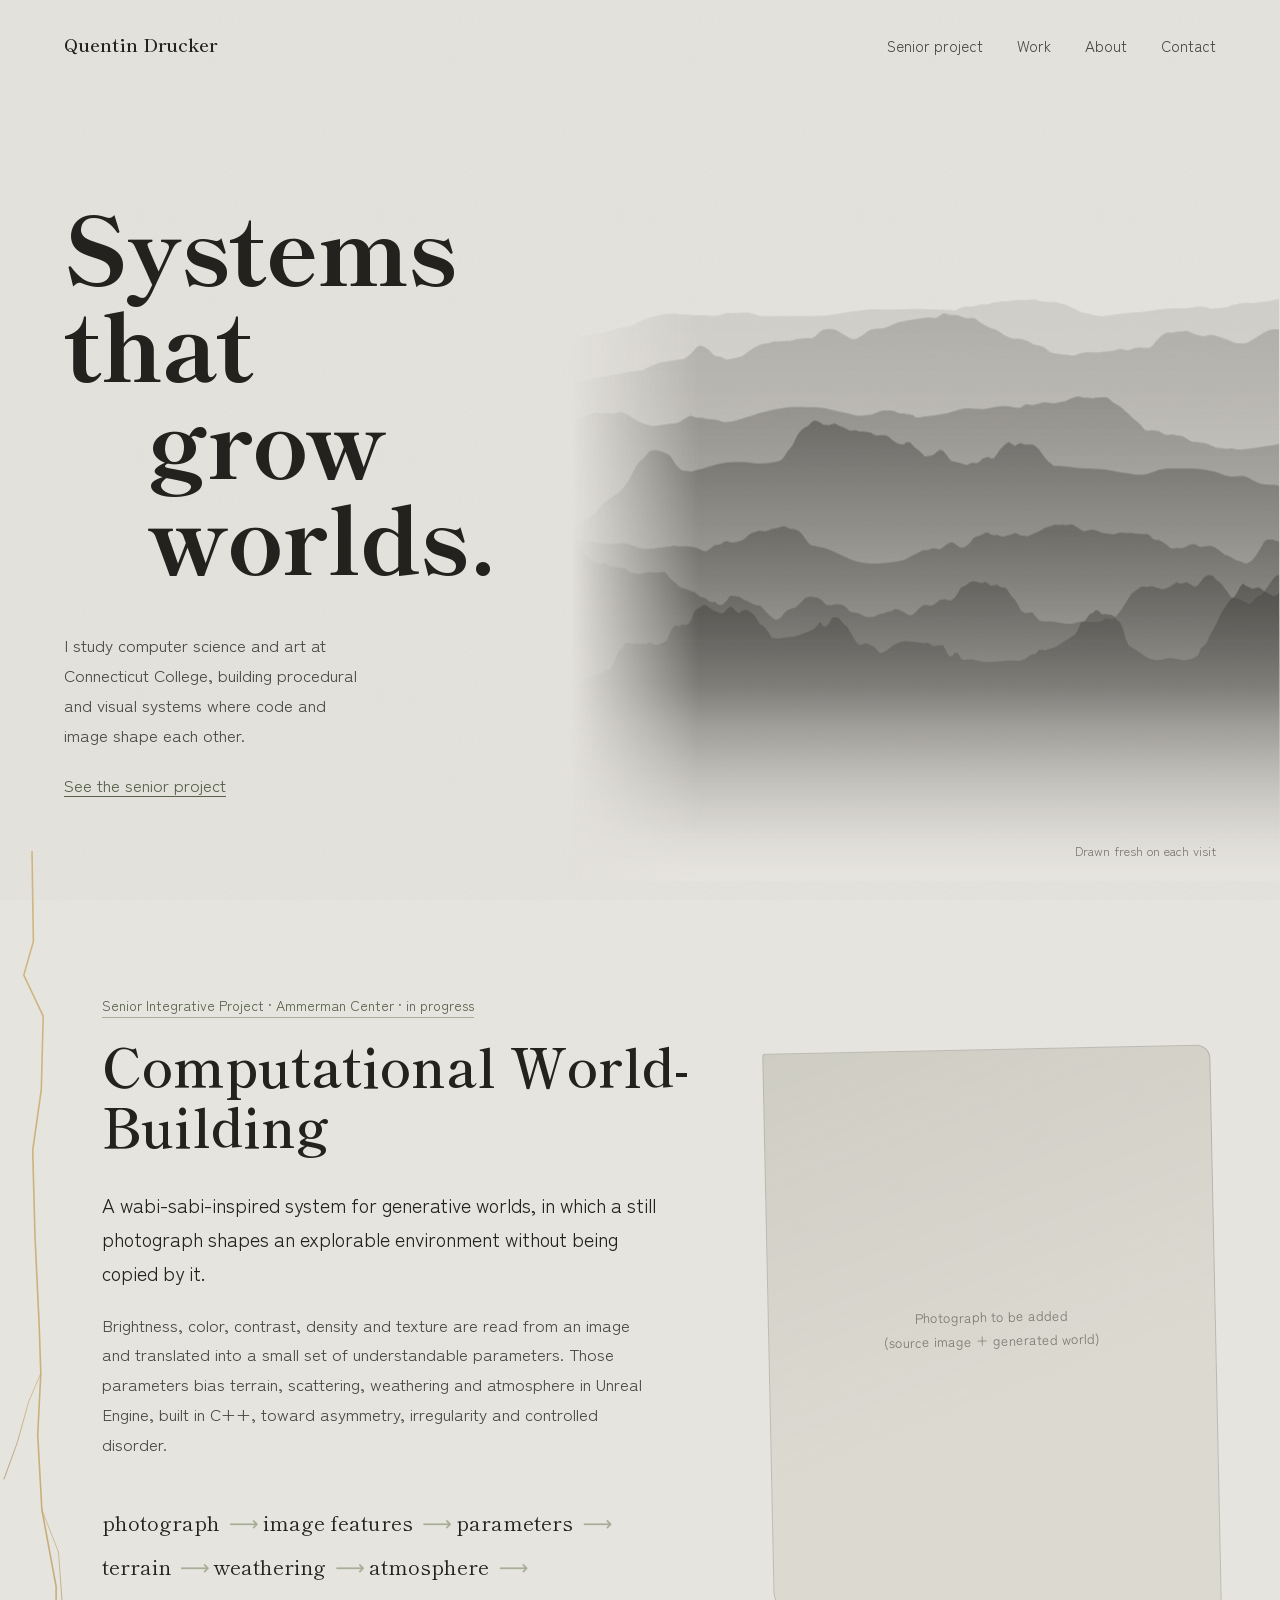
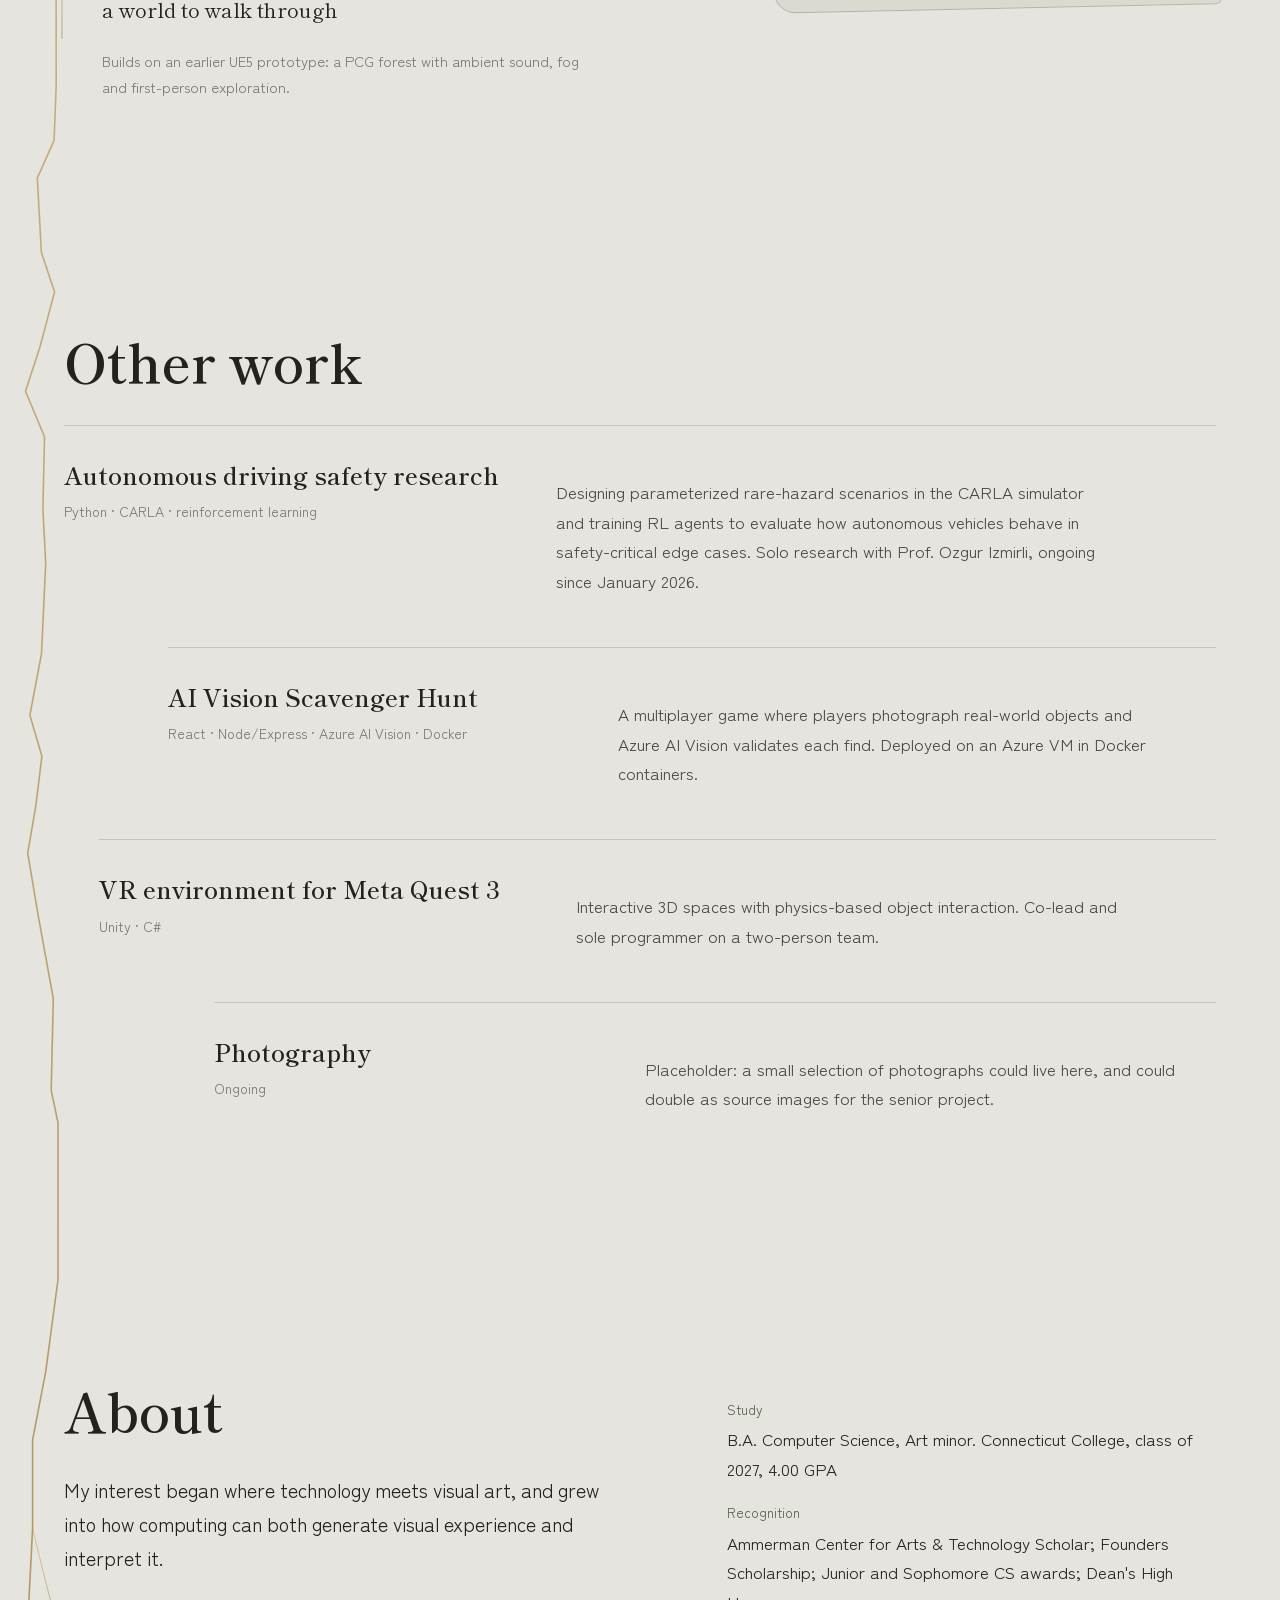
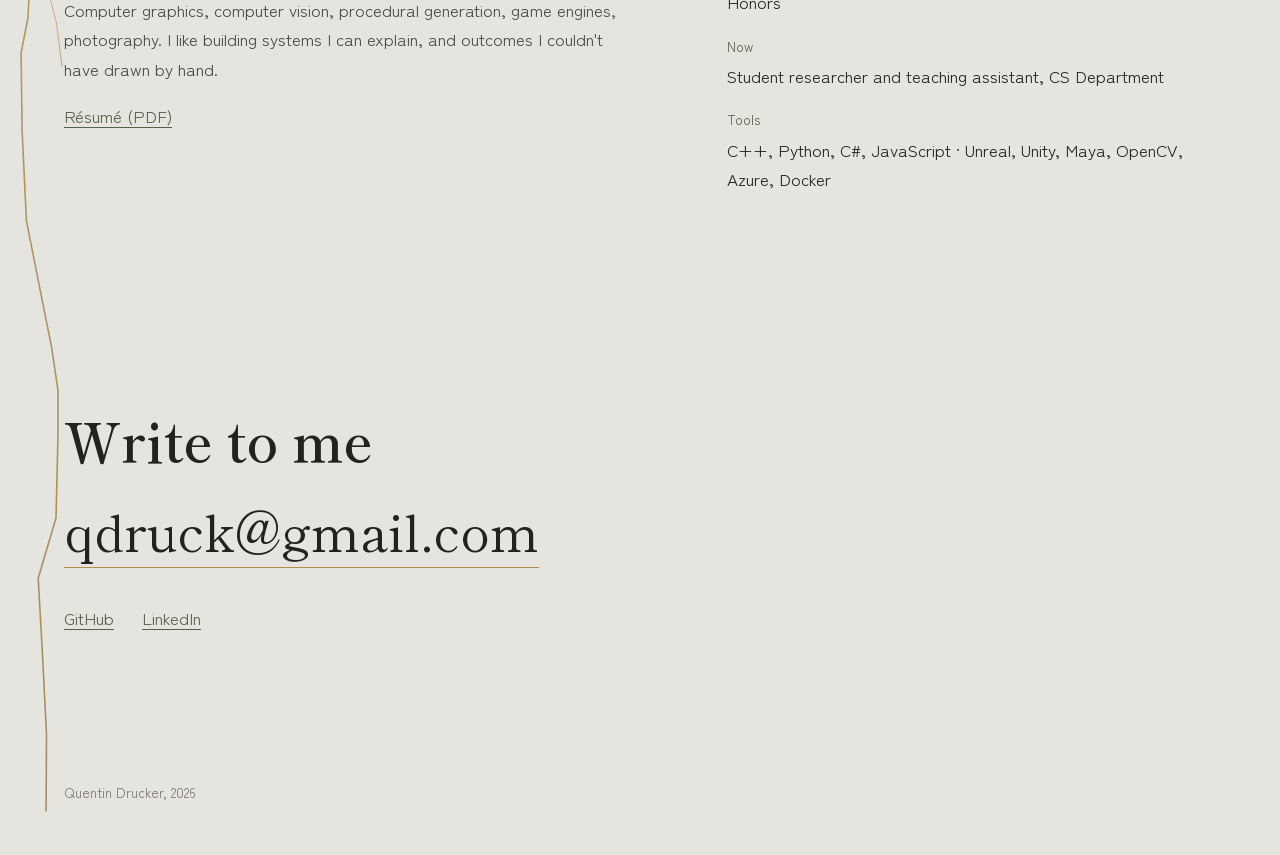
<file: explorations/01-weathered.html>
<!DOCTYPE html>
<!--
  STYLE EXPLORATION 01 — "Weathered"
  Grounded in the wabi-sabi philosophy behind the SIP: asymmetry, irregularity,
  natural variation, transience. Standalone; does not use the site's CSS/JS.

  Tokens
    --paper  #E6E4DE  stone-grey washi (cool, deliberately not cream)
    --ink    #23221F  sumi ink
    --moss   #56604A  primary accent (links, emphasis)
    --lichen #A7AE97  quiet secondary
    --seam   #B08D4C  kintsugi gold — used ONLY for the seam and focus rings
  Type: Shippori Mincho (display) · Zen Kaku Gothic New (body)
  The one bold move: the procedural ink-wash ridgelines (different every visit)
  and the gold seam that runs down the page joining sections.
-->
<html lang="en">
<head>
<meta charset="UTF-8" />
<meta name="viewport" content="width=device-width, initial-scale=1" />
<title>Weathered — Quentin Drucker</title>
<link rel="preconnect" href="https://fonts.googleapis.com" />
<link rel="preconnect" href="https://fonts.gstatic.com" crossorigin />
<link href="https://fonts.googleapis.com/css2?family=Shippori+Mincho:wght@400;600;800&family=Zen+Kaku+Gothic+New:wght@400;500;700&display=swap" rel="stylesheet" />
<style>
  :root {
    --paper: #e6e4de;
    --paper-deep: #dcd9d1;
    --ink: #23221f;
    --ink-soft: #4a4842;
    --ink-faint: #7a776e;
    --moss: #56604a;
    --lichen: #a7ae97;
    --seam: #b08d4c;
    --rule: rgba(35, 34, 31, 0.16);
    --display: "Shippori Mincho", "Hiragino Mincho ProN", Georgia, serif;
    --body: "Zen Kaku Gothic New", system-ui, sans-serif;
    --measure: 62ch;
    --gutter: clamp(20px, 5vw, 72px);
  }
  * { box-sizing: border-box; }
  html { scroll-behavior: smooth; }
  body {
    margin: 0;
    background: var(--paper);
    color: var(--ink);
    font-family: var(--body);
    font-size: 1.0625rem;
    line-height: 1.75;
    overflow-x: hidden;
  }
  /* paper fibre */
  body::before {
    content: "";
    position: fixed; inset: 0;
    pointer-events: none;
    z-index: 0;
    opacity: .45;
    background-image: url("data:image/svg+xml,%3Csvg xmlns='http://www.w3.org/2000/svg' width='240' height='240'%3E%3Cfilter id='n'%3E%3CfeTurbulence type='fractalNoise' baseFrequency='.85' numOctaves='3' stitchTiles='stitch'/%3E%3CfeColorMatrix values='0 0 0 0 .14 0 0 0 0 .13 0 0 0 0 .12 0 0 0 .09 0'/%3E%3C/filter%3E%3Crect width='100%25' height='100%25' filter='url(%23n)'/%3E%3C/svg%3E");
  }
  a { color: var(--moss); text-decoration-thickness: 1px; text-underline-offset: .22em; }
  a:hover { color: var(--ink); }
  :focus-visible { outline: 2px solid var(--seam); outline-offset: 4px; border-radius: 2px; }

  .page { position: relative; z-index: 1; }
  #seam { position: absolute; top: 0; left: 0; width: 100%; pointer-events: none; z-index: 0; }

  header.top {
    position: relative; z-index: 2;
    display: flex; justify-content: space-between; align-items: baseline;
    padding: 28px var(--gutter);
  }
  .mark { font-family: var(--display); font-weight: 600; font-size: 1.15rem; color: var(--ink); text-decoration: none; }
  nav ul { display: flex; gap: clamp(14px, 3vw, 34px); list-style: none; margin: 0; padding: 0; }
  nav a { color: var(--ink-soft); text-decoration: none; font-size: .95rem; }
  nav a:hover { color: var(--ink); text-decoration: underline; }

  /* HERO — text sits low-left, landscape bleeds right; deliberately off-centre */
  .hero {
    position: relative; z-index: 1;
    display: grid;
    grid-template-columns: minmax(0, 5fr) minmax(0, 7fr);
    align-items: end;
    gap: 0;
    min-height: min(88vh, 860px);
    padding: 0 0 0 var(--gutter);
  }
  .hero-text { padding-bottom: clamp(40px, 9vh, 110px); position: relative; z-index: 2; }
  .hero h1 {
    font-family: var(--display);
    font-weight: 800;
    font-size: clamp(3rem, 7.4vw, 6.6rem);
    line-height: 1.02;
    letter-spacing: -.01em;
    margin: 0 0 .5em;
  }
  .hero h1 span { display: block; margin-left: .9em; }
  .hero p { max-width: 34ch; color: var(--ink-soft); margin: 0 0 1.2em; }
  .hero-canvas-wrap { position: relative; align-self: stretch; margin-top: 40px; }
  #ink { width: 100%; height: 100%; display: block; -webkit-mask-image: linear-gradient(90deg, transparent, #000 18%); mask-image: linear-gradient(90deg, transparent, #000 18%); }
  .caption {
    font-size: .8rem; color: var(--ink-faint);
    position: absolute; right: var(--gutter); bottom: 18px;
  }

  section { position: relative; z-index: 1; padding: clamp(70px, 12vh, 140px) var(--gutter); }
  h2 {
    font-family: var(--display); font-weight: 600;
    font-size: clamp(2rem, 4.2vw, 3.4rem);
    line-height: 1.12; margin: 0 0 .6em;
  }
  h3 { font-family: var(--display); font-weight: 600; font-size: 1.5rem; line-height: 1.25; margin: 0 0 .4em; }
  .lede { font-size: 1.22rem; color: var(--ink); max-width: var(--measure); }
  p { max-width: var(--measure); }
  .muted { color: var(--ink-soft); }

  /* SIP — asymmetric two-column with an irregular photo slot */
  .sip { display: grid; grid-template-columns: minmax(0, 7fr) minmax(0, 5fr); gap: clamp(30px, 6vw, 90px); align-items: start; }
  .sip-body { padding-left: 6%; }
  .status { display: inline-block; font-size: .88rem; color: var(--moss); margin-bottom: 1.2em; border-bottom: 1px solid var(--lichen); }
  .slot {
    aspect-ratio: 4 / 5;
    border: 1px solid var(--rule);
    border-radius: 3px 14px 6px 22px;   /* imperfect on purpose */
    background:
      linear-gradient(160deg, rgba(86,96,74,.10), transparent 60%),
      var(--paper-deep);
    display: grid; place-items: center; text-align: center;
    color: var(--ink-faint); font-size: .85rem; padding: 24px;
    transform: rotate(-1.2deg);
    margin-top: 60px;
  }
  .pipeline {
    margin: 2.2em 0 0; padding: 0; list-style: none;
    display: flex; flex-wrap: wrap; align-items: baseline; gap: .35em .2em;
    font-family: var(--display); font-size: clamp(1.05rem, 1.8vw, 1.3rem);
  }
  .pipeline li:not(:last-child)::after { content: "⟶"; color: var(--lichen); margin-left: .45em; font-family: var(--body); }
  .note { font-size: .92rem; color: var(--ink-faint); margin-top: 1.4em; }

  /* Other work — staggered, never a uniform grid */
  .work-list { list-style: none; margin: 2em 0 0; padding: 0; }
  .work-list li {
    padding: 34px 0;
    border-top: 1px solid var(--rule);
    display: grid; grid-template-columns: minmax(0, 4fr) minmax(0, 6fr); gap: 4vw;
  }
  .work-list li:nth-child(2) { margin-left: 9%; }
  .work-list li:nth-child(3) { margin-left: 3%; }
  .work-list li:nth-child(4) { margin-left: 13%; }
  .tools { font-size: .88rem; color: var(--ink-faint); margin: .3em 0 0; }

  .about { display: grid; grid-template-columns: minmax(0, 6fr) minmax(0, 5fr); gap: clamp(30px, 6vw, 100px); }
  dl { margin: 0; }
  dt { font-size: .85rem; color: var(--moss); margin-top: 1.3em; }
  dd { margin: .15em 0 0; }

  .contact h2 { margin-bottom: .3em; }
  .email { font-family: var(--display); font-size: clamp(1.6rem, 4.5vw, 3.2rem); color: var(--ink); text-decoration: none; border-bottom: 1px solid var(--seam); }
  .email:hover { color: var(--moss); }
  .elsewhere { margin-top: 1.6em; display: flex; gap: 28px; flex-wrap: wrap; }

  footer { position: relative; z-index: 1; padding: 40px var(--gutter) 50px; color: var(--ink-faint); font-size: .85rem; }

  @media (max-width: 860px) {
    .hero { grid-template-columns: 1fr; padding-right: var(--gutter); min-height: auto; }
    .hero-text { padding-bottom: 0; padding-top: 30px; }
    .hero h1 span { margin-left: .5em; }
    .hero-canvas-wrap { height: 300px; margin: 10px calc(-1 * var(--gutter)) 0 calc(-1 * var(--gutter)); }
    .sip, .about { grid-template-columns: 1fr; }
    .sip-body { padding-left: 0; }
    .slot { max-width: 360px; margin-top: 0; }
    .work-list li { grid-template-columns: 1fr; gap: 8px; }
    .work-list li:nth-child(n) { margin-left: 0; }
    nav ul { gap: 14px; }
  }
  @media (max-width: 520px) { nav { display: none; } }
</style>
</head>
<body>
<div class="page">
  <svg id="seam" aria-hidden="true"></svg>

  <header class="top">
    <a class="mark" href="#">Quentin Drucker</a>
    <nav aria-label="Primary"><ul>
      <li><a href="#sip">Senior project</a></li>
      <li><a href="#work">Work</a></li>
      <li><a href="#about">About</a></li>
      <li><a href="#contact">Contact</a></li>
    </ul></nav>
  </header>

  <main>
    <div class="hero">
      <div class="hero-text">
        <h1>Systems that<span>grow worlds.</span></h1>
        <p>I study computer science and art at Connecticut College, building procedural and visual systems where code and image shape each other.</p>
        <a href="#sip">See the senior project</a>
      </div>
      <div class="hero-canvas-wrap">
        <canvas id="ink" aria-label="Procedurally generated ink-wash mountain range"></canvas>
        <span class="caption">Drawn fresh on each visit</span>
      </div>
    </div>

    <section id="sip">
      <div class="sip">
        <div class="sip-body">
          <span class="status">Senior Integrative Project · Ammerman Center · in progress</span>
          <h2>Computational World-Building</h2>
          <p class="lede">A wabi-sabi-inspired system for generative worlds, in which a still photograph shapes an explorable environment without being copied by it.</p>
          <p class="muted">Brightness, color, contrast, density and texture are read from an image and translated into a small set of understandable parameters. Those parameters bias terrain, scattering, weathering and atmosphere in Unreal Engine, built in C++, toward asymmetry, irregularity and controlled disorder.</p>
          <ol class="pipeline" aria-label="Pipeline">
            <li>photograph</li><li>image features</li><li>parameters</li><li>terrain</li><li>weathering</li><li>atmosphere</li><li>a world to walk through</li>
          </ol>
          <p class="note">Builds on an earlier UE5 prototype: a PCG forest with ambient sound, fog and first-person exploration.</p>
        </div>
        <div class="slot">Photograph to be added<br />(source image + generated world)</div>
      </div>
    </section>

    <section id="work">
      <h2>Other work</h2>
      <ul class="work-list">
        <li>
          <div><h3>Autonomous driving safety research</h3><p class="tools">Python · CARLA · reinforcement learning</p></div>
          <p class="muted">Designing parameterized rare-hazard scenarios in the CARLA simulator and training RL agents to evaluate how autonomous vehicles behave in safety-critical edge cases. Solo research with Prof. Ozgur Izmirli, ongoing since January 2026.</p>
        </li>
        <li>
          <div><h3>AI Vision Scavenger Hunt</h3><p class="tools">React · Node/Express · Azure AI Vision · Docker</p></div>
          <p class="muted">A multiplayer game where players photograph real-world objects and Azure AI Vision validates each find. Deployed on an Azure VM in Docker containers.</p>
        </li>
        <li>
          <div><h3>VR environment for Meta Quest 3</h3><p class="tools">Unity · C#</p></div>
          <p class="muted">Interactive 3D spaces with physics-based object interaction. Co-lead and sole programmer on a two-person team.</p>
        </li>
        <li>
          <div><h3>Photography</h3><p class="tools">Ongoing</p></div>
          <p class="muted">Placeholder: a small selection of photographs could live here, and could double as source images for the senior project.</p>
        </li>
      </ul>
    </section>

    <section id="about">
      <div class="about">
        <div>
          <h2>About</h2>
          <p class="lede">My interest began where technology meets visual art, and grew into how computing can both generate visual experience and interpret it.</p>
          <p class="muted">Computer graphics, computer vision, procedural generation, game engines, photography. I like building systems I can explain, and outcomes I couldn't have drawn by hand.</p>
          <p><a href="../2026_0603_Resume_QD.pdf">Résumé (PDF)</a></p>
        </div>
        <dl>
          <dt>Study</dt><dd>B.A. Computer Science, Art minor. Connecticut College, class of 2027, 4.00 GPA</dd>
          <dt>Recognition</dt><dd>Ammerman Center for Arts &amp; Technology Scholar; Founders Scholarship; Junior and Sophomore CS awards; Dean's High Honors</dd>
          <dt>Now</dt><dd>Student researcher and teaching assistant, CS Department</dd>
          <dt>Tools</dt><dd>C++, Python, C#, JavaScript · Unreal, Unity, Maya, OpenCV, Azure, Docker</dd>
        </dl>
      </div>
    </section>

    <section id="contact" class="contact">
      <h2>Write to me</h2>
      <a class="email" href="mailto:qdruck@gmail.com">qdruck@gmail.com</a>
      <div class="elsewhere">
        <a href="https://github.com/quentin-drucker">GitHub</a>
        <a href="https://www.linkedin.com/in/quentin-drucker">LinkedIn</a>
      </div>
    </section>
  </main>
  <footer>Quentin Drucker, 2026</footer>
</div>

<script>
  const reduce = matchMedia("(prefers-reduced-motion: reduce)").matches;

  // --- small seeded value noise -------------------------------------------
  function rng(seed) { return () => ((seed = Math.imul(seed ^ (seed >>> 15), 2246822507) + 0x9e3779b9 | 0) >>> 0) / 4294967296; }
  function noise1D(r) {
    const pts = Array.from({ length: 512 }, r);
    return (x) => { const i = Math.floor(x), f = x - i, t = f * f * (3 - 2 * f);
      return pts[i & 511] * (1 - t) + pts[(i + 1) & 511] * t; };
  }
  function fbm(n, x) { let v = 0, a = .5, fr = 1; for (let o = 0; o < 5; o++) { v += a * n(x * fr); a *= .5; fr *= 2.03; } return v; }

  // --- ink-wash ridgelines --------------------------------------------------
  const canvas = document.getElementById("ink");
  const ctx = canvas.getContext("2d");
  const seed = (Date.now() / 1000) | 0;   // transience: a new range each visit

  function drawInk(progress = 1) {
    const dpr = Math.min(devicePixelRatio || 1, 2);
    const w = canvas.clientWidth, h = canvas.clientHeight;
    canvas.width = w * dpr; canvas.height = h * dpr;
    ctx.setTransform(dpr, 0, 0, dpr, 0, 0);
    ctx.clearRect(0, 0, w, h);
    const r = rng(seed);
    const layers = 7;
    for (let L = 0; L < layers; L++) {
      const t = L / (layers - 1);                     // 0 far → 1 near
      const n = noise1D(rng(seed + L * 977));
      const base = h * (0.28 + t * 0.52);
      const amp = h * (0.10 + t * 0.16) * (0.7 + r() * 0.6);
      const scale = 0.0022 + t * 0.0016 + r() * 0.001;
      const alpha = 0.10 + t * 0.55;
      const visible = Math.max(0, Math.min(1, progress * layers - L));
      if (visible <= 0) continue;
      ctx.beginPath();
      ctx.moveTo(0, h);
      for (let x = 0; x <= w; x += 3) {
        const y = base - fbm(n, x * scale) * amp - Math.max(0, fbm(n, x * scale * 3.1 + 40) - .45) * amp * .9;
        ctx.lineTo(x, y);
      }
      ctx.lineTo(w, h); ctx.closePath();
      const g = ctx.createLinearGradient(0, base - amp, 0, h);
      g.addColorStop(0, `rgba(35,34,31,${alpha * visible})`);
      g.addColorStop(.55, `rgba(35,34,31,${alpha * visible * .35})`);
      g.addColorStop(1, `rgba(35,34,31,0)`);
      ctx.fillStyle = g; ctx.fill();
    }
    // mist bands between ranges
    const mist = ctx.createLinearGradient(0, h * .35, 0, h);
    mist.addColorStop(0, "rgba(230,228,222,0)");
    mist.addColorStop(.6, "rgba(230,228,222,.25)");
    mist.addColorStop(1, "rgba(230,228,222,.9)");
    ctx.fillStyle = mist; ctx.fillRect(0, 0, w, h);
  }

  if (reduce) drawInk(1);
  else { const start = performance.now(); (function step(now) { const p = Math.min(1, (now - start) / 2200); drawInk(1 - Math.pow(1 - p, 3)); if (p < 1) requestAnimationFrame(step); })(start); }

  // --- kintsugi seam: an irregular gold crack down the full page -----------
  function drawSeam() {
    const svg = document.getElementById("seam");
    const H = document.querySelector(".page").scrollHeight, W = document.documentElement.clientWidth;
    svg.setAttribute("height", H); svg.setAttribute("viewBox", `0 0 ${W} ${H}`);
    const r = rng(seed + 31);
    const lane = Math.min(72, Math.max(20, W * 0.05));  // the left margin, matching --gutter
    let x = lane * 0.5, y = document.getElementById("sip").offsetTop - 30, d = `M${x.toFixed(1)} ${y}`;
    const branches = [];
    while (y < H - 120) {
      y += 30 + r() * 70;
      x += (r() - 0.5) * lane * 0.55 + (lane * 0.5 - x) * 0.25;
      x = Math.max(4, Math.min(lane - 6, x));
      d += ` L${x.toFixed(1)} ${y.toFixed(1)}`;
      if (r() < 0.07) { let bx = x, by = y, bd = `M${bx.toFixed(1)} ${by.toFixed(1)}`; const dir = r() < .5 ? -1 : 1;
        for (let k = 0; k < 3; k++) { bx = Math.max(2, Math.min(lane - 2, bx + dir * (6 + r() * 12))); by += 15 + r() * 40; bd += ` L${bx.toFixed(1)} ${by.toFixed(1)}`; } branches.push(bd); }
    }
    svg.innerHTML = `<defs><linearGradient id="gold" x1="0" y1="0" x2="0" y2="1"><stop offset="0" stop-color="#c9a764"/><stop offset=".5" stop-color="#b08d4c"/><stop offset="1" stop-color="#8e6f36"/></linearGradient></defs>
      <path d="${d}" fill="none" stroke="url(#gold)" stroke-width="1.6" stroke-linejoin="round" opacity=".75"/>
      ${branches.map(b => `<path d="${b}" fill="none" stroke="url(#gold)" stroke-width="1" opacity=".55"/>`).join("")}`;
  }
  addEventListener("load", drawSeam);
  let rt; addEventListener("resize", () => { clearTimeout(rt); rt = setTimeout(() => { drawInk(1); drawSeam(); }, 150); });
</script>
</body>
</html>
</file>
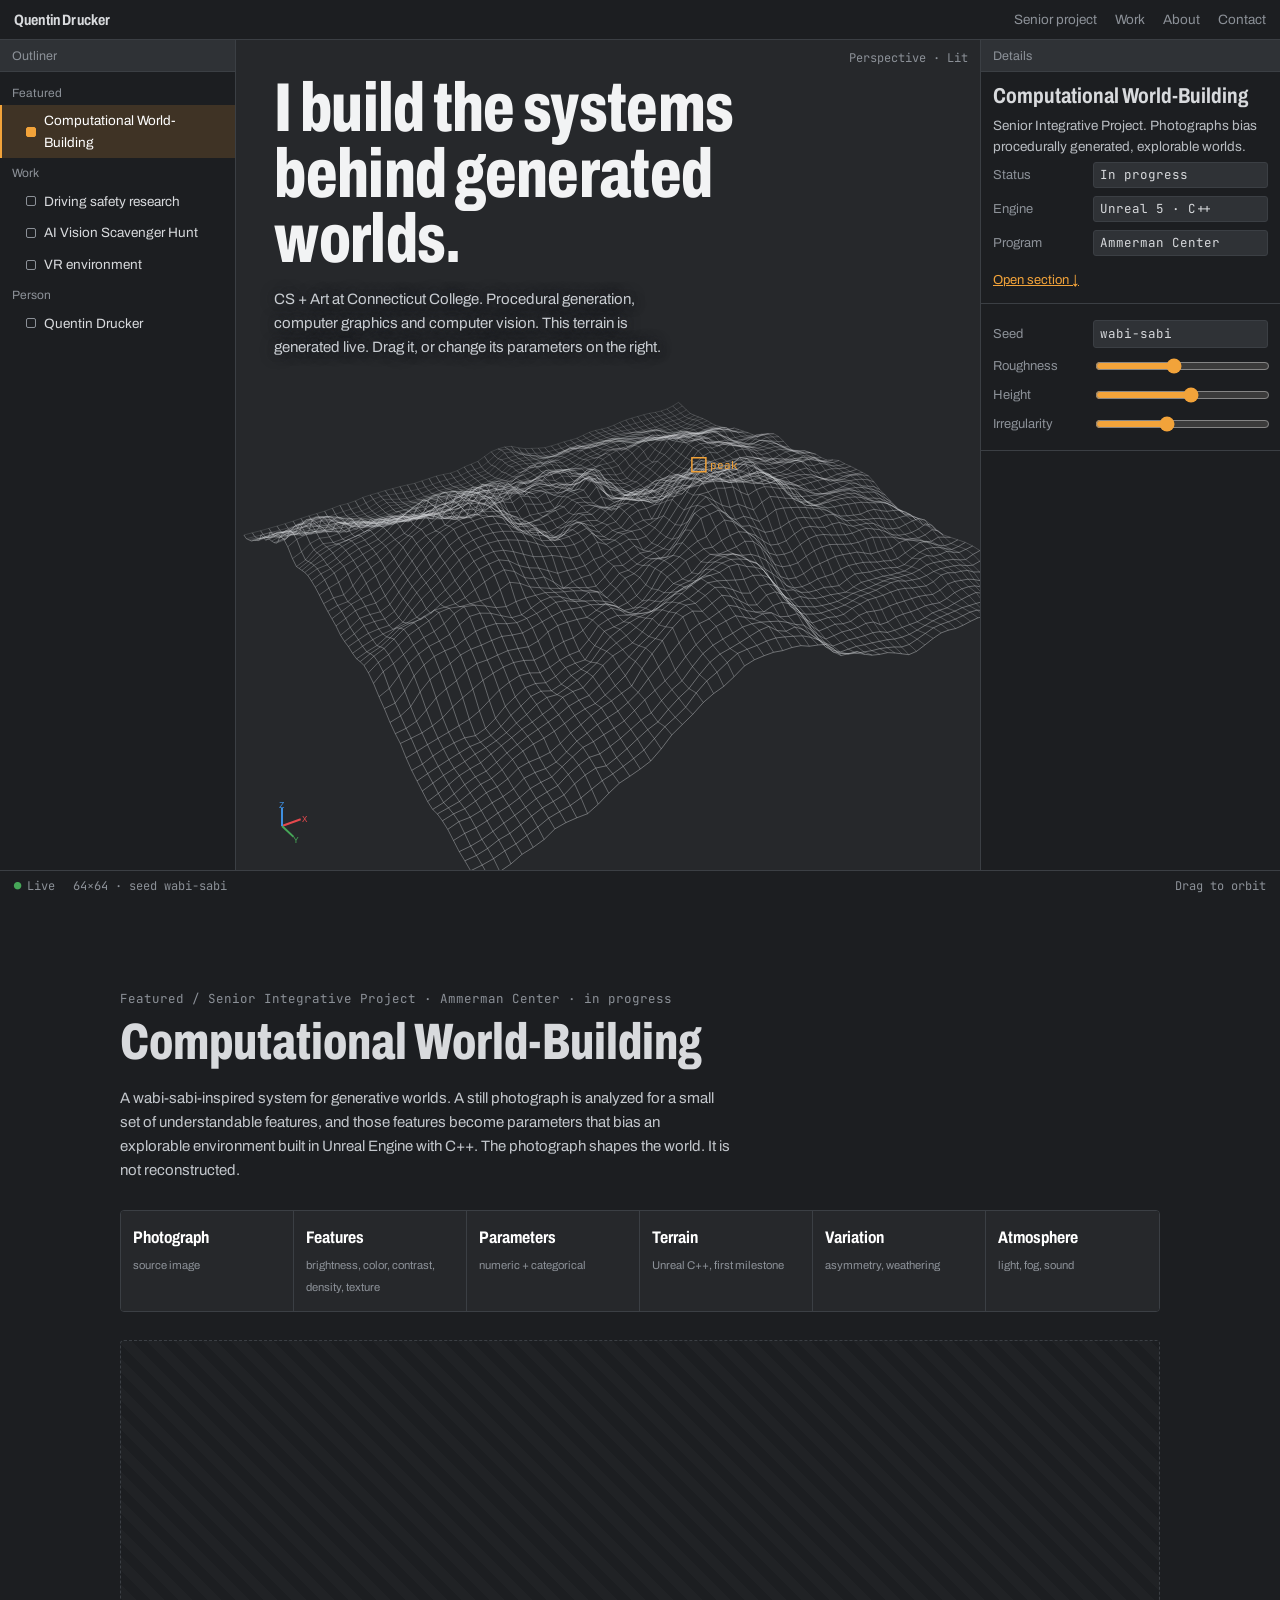
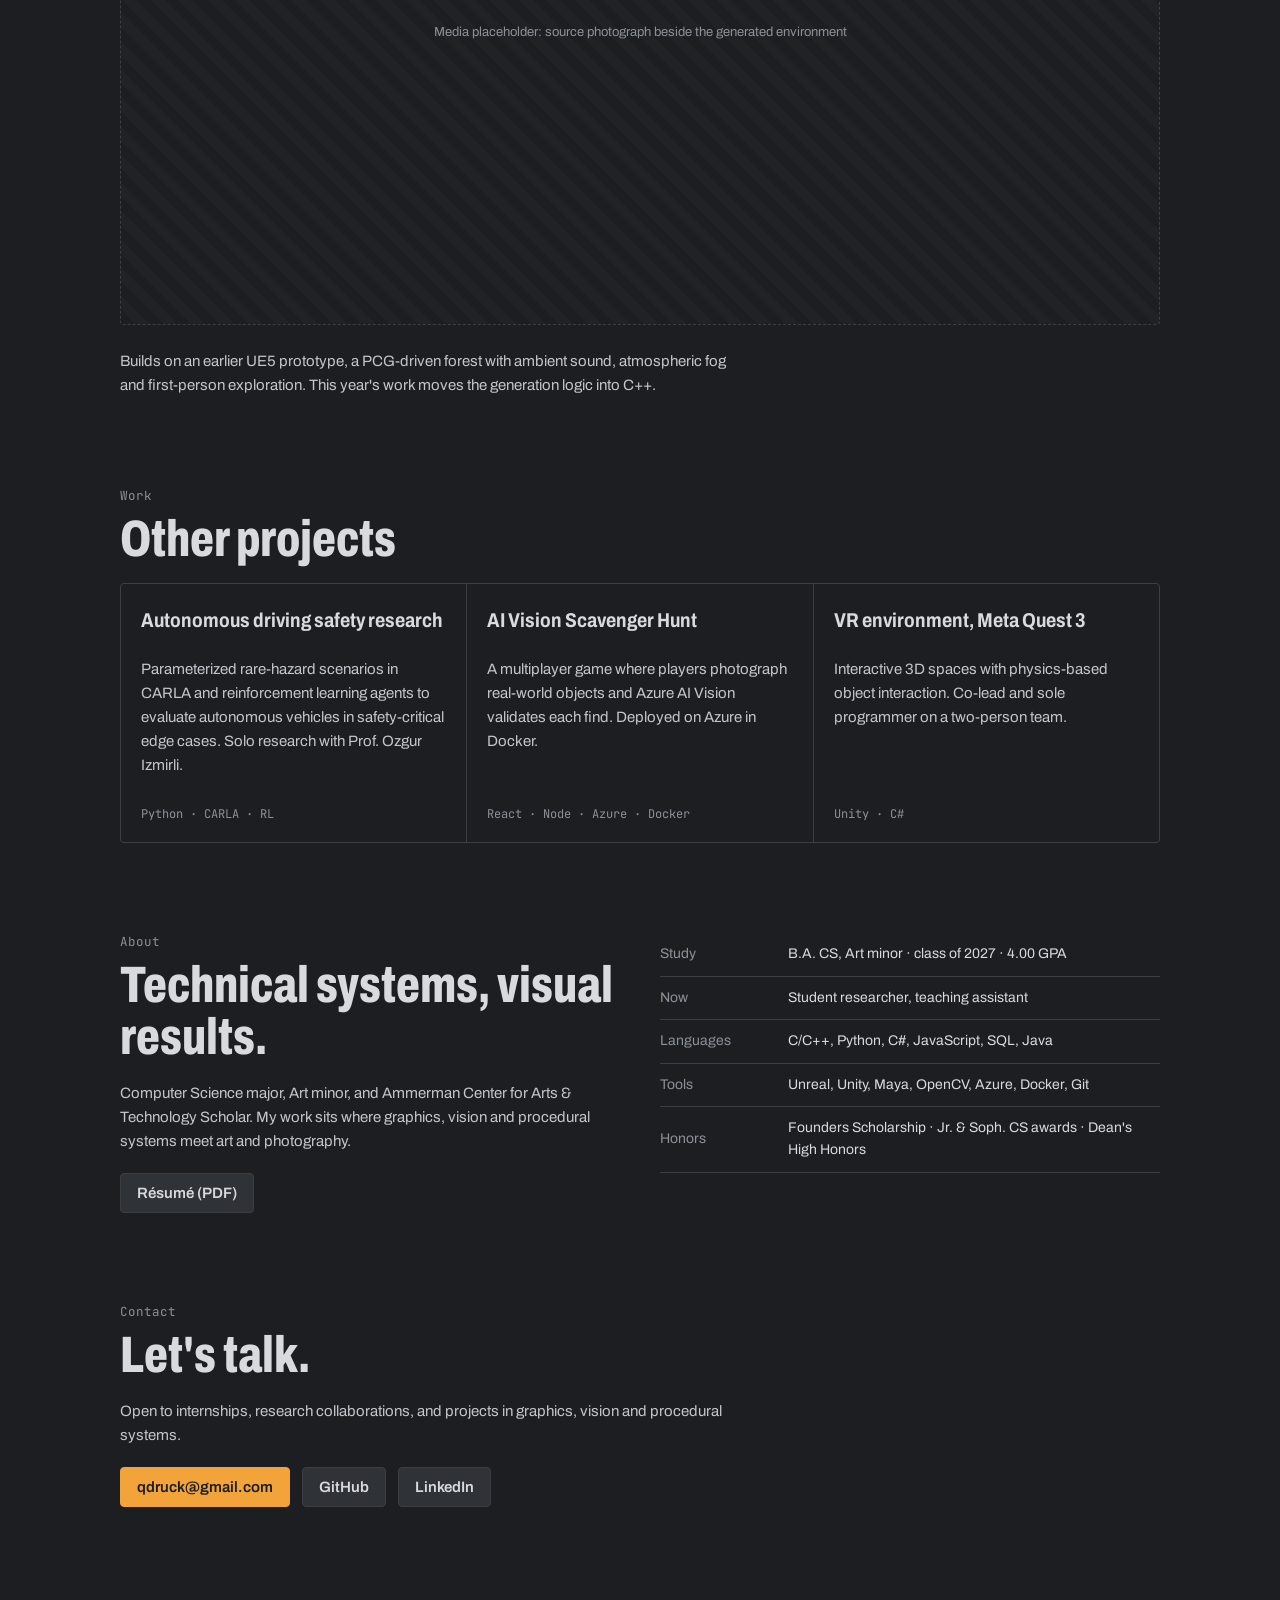
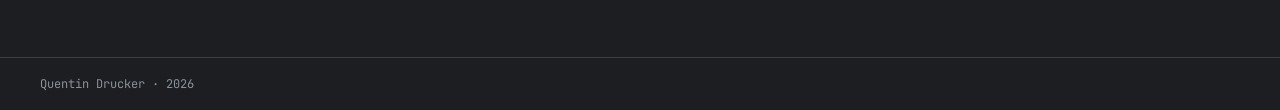
<file: explorations/02-viewport.html>
<!DOCTYPE html>
<!--
  STYLE EXPLORATION 02 — "Viewport"
  Grounded in the tools Quentin actually works in (Unreal/Unity editors). The
  first screen is an editor-style shell around a LIVE procedural terrain whose
  parameters you can change. Below the fold it becomes a normal readable page
  whose sections borrow the editor's panel language.

  Tokens
    --bg      #26282B  viewport graphite (mid-dark, not near-black)
    --panel   #1C1E21  docked panels
    --line    #3B3F44
    --text    #D8DADD
    --select  #F2A33A  selection orange — the ONLY UI accent
    --x/--y/--z #E5484D #46A758 #3E8FE0 — axis colors, used only for axes
  Type: Archivo (width axis: condensed for headings) · JetBrains Mono (values only)
-->
<html lang="en">
<head>
<meta charset="UTF-8" />
<meta name="viewport" content="width=device-width, initial-scale=1" />
<title>Viewport — Quentin Drucker</title>
<link rel="preconnect" href="https://fonts.googleapis.com" />
<link rel="preconnect" href="https://fonts.gstatic.com" crossorigin />
<link href="https://fonts.googleapis.com/css2?family=Archivo:wdth,wght@62..125,400..800&family=JetBrains+Mono:wght@400;500&display=swap" rel="stylesheet" />
<style>
  :root {
    --bg: #26282b; --panel: #1c1e21; --panel-2: #2f3236; --line: #3b3f44;
    --text: #d8dadd; --dim: #8c9198; --select: #f2a33a;
    --x: #e5484d; --y: #46a758; --z: #3e8fe0;
    --sans: "Archivo", system-ui, sans-serif; --mono: "JetBrains Mono", ui-monospace, monospace;
  }
  * { box-sizing: border-box; }
  html { scroll-behavior: smooth; }
  body { margin: 0; background: var(--panel); color: var(--text); font-family: var(--sans); font-size: 15px; line-height: 1.6; }
  a { color: var(--text); }
  a:hover { color: var(--select); }
  :focus-visible { outline: 2px solid var(--select); outline-offset: 2px; }
  button, input { font: inherit; color: inherit; }

  /* ---------- editor shell (first screen) ---------- */
  .shell {
    height: 100vh; min-height: 620px;
    display: grid;
    grid-template-columns: 236px minmax(0, 1fr) 300px;
    grid-template-rows: 40px minmax(0, 1fr) 30px;
    grid-template-areas: "bar bar bar" "out view det" "status status status";
  }
  .bar { grid-area: bar; display: flex; align-items: center; gap: 22px; padding: 0 14px; border-bottom: 1px solid var(--line); background: var(--panel); }
  .bar strong { font-stretch: 80%; font-weight: 700; letter-spacing: .01em; }
  .bar nav { display: flex; gap: 18px; margin-left: auto; }
  .bar nav a { color: var(--dim); text-decoration: none; font-size: 13.5px; }
  .bar nav a:hover { color: var(--text); }

  .panel-title { height: 32px; display: flex; align-items: center; padding: 0 12px; font-size: 12.5px; color: var(--dim); border-bottom: 1px solid var(--line); background: var(--panel-2); }

  .outliner { grid-area: out; border-right: 1px solid var(--line); overflow: auto; }
  .tree { list-style: none; margin: 0; padding: 6px 0; font-size: 13.5px; }
  .tree .group { padding: 6px 12px 2px; color: var(--dim); font-size: 12px; }
  .tree button {
    width: 100%; text-align: left; border: 0; background: none; cursor: pointer;
    padding: 5px 12px 5px 26px; display: flex; gap: 8px; align-items: center;
  }
  .tree button::before { content: ""; width: 8px; height: 8px; border: 1px solid var(--dim); border-radius: 2px; flex: none; }
  .tree button:hover { background: var(--panel-2); }
  .tree button[aria-current="true"] { background: rgba(242,163,58,.16); color: #fff; box-shadow: inset 2px 0 0 var(--select); }
  .tree button[aria-current="true"]::before { border-color: var(--select); background: var(--select); }

  .view { grid-area: view; position: relative; background: var(--bg); overflow: hidden; }
  #terrain { position: absolute; inset: 0; width: 100%; height: 100%; cursor: grab; touch-action: none; }
  #terrain:active { cursor: grabbing; }
  .overlay { position: absolute; left: clamp(18px, 3vw, 40px); top: clamp(18px, 4vh, 44px); max-width: 560px; pointer-events: none; }
  .overlay h1 { margin: 0; font-size: clamp(2.6rem, 5.4vw, 5rem); font-stretch: 70%; font-weight: 800; line-height: .95; letter-spacing: -.01em; color: #f2f3f4; }
  .overlay p { margin: 14px 0 0; color: #c9cdd2; max-width: 44ch; text-shadow: 0 0 6px #26282b, 0 0 14px #26282b, 0 0 2px #26282b; }
  .view-tag { position: absolute; top: 10px; right: 12px; font: 12px var(--mono); color: var(--dim); }
  .gizmo { position: absolute; left: 16px; bottom: 14px; width: 60px; height: 60px; }

  .details { grid-area: det; border-left: 1px solid var(--line); overflow: auto; }
  .prop-group { border-bottom: 1px solid var(--line); padding: 12px; }
  .prop-group h2 { margin: 0 0 4px; font-size: 1.35rem; font-stretch: 78%; font-weight: 700; line-height: 1.15; }
  .prop-group p { margin: 6px 0 0; color: #b9bdc2; font-size: 13.5px; }
  .prop { display: grid; grid-template-columns: 92px 1fr; gap: 8px; font-size: 13px; padding: 4px 0; align-items: center; }
  .prop span:first-child { color: var(--dim); }
  .prop .val { font-family: var(--mono); font-size: 12.5px; background: var(--panel-2); border: 1px solid var(--line); border-radius: 3px; padding: 2px 6px; }
  .prop input[type="range"] { width: 100%; accent-color: var(--select); }
  .prop input[type="text"] { width: 100%; font-family: var(--mono); font-size: 12.5px; background: var(--panel-2); border: 1px solid var(--line); border-radius: 3px; padding: 3px 6px; }
  .details .open { display: inline-block; margin-top: 10px; font-size: 13px; color: var(--select); }

  .status { grid-area: status; display: flex; align-items: center; gap: 18px; padding: 0 14px; border-top: 1px solid var(--line); font: 12px var(--mono); color: var(--dim); }
  .status .live::before { content: "●"; color: var(--y); margin-right: 6px; }

  /* ---------- readable page below ---------- */
  .doc { max-width: 1120px; margin: 0 auto; padding: 90px clamp(18px, 4vw, 40px) 60px; }
  .doc section { margin-bottom: 90px; }
  .doc h2 { font-size: clamp(2rem, 4vw, 3.2rem); font-stretch: 72%; font-weight: 800; line-height: 1; margin: 0 0 18px; }
  .doc h3 { font-size: 1.25rem; font-stretch: 85%; margin: 0 0 6px; }
  .doc p { max-width: 68ch; color: #c3c7cc; }
  .crumb { font: 12.5px var(--mono); color: var(--dim); margin-bottom: 10px; display: block; }

  .flow { display: grid; grid-template-columns: repeat(6, minmax(0, 1fr)); gap: 0; margin: 28px 0; border: 1px solid var(--line); border-radius: 4px; overflow: hidden; }
  .flow div { padding: 14px 12px; background: var(--bg); border-right: 1px solid var(--line); font-size: 13.5px; position: relative; }
  .flow div:last-child { border-right: 0; }
  .flow b { display: block; font-stretch: 80%; font-size: 1.05rem; color: #fff; margin-bottom: 2px; }
  .flow small { color: var(--dim); }

  .cards { display: grid; grid-template-columns: repeat(3, minmax(0, 1fr)); gap: 1px; background: var(--line); border: 1px solid var(--line); border-radius: 4px; overflow: hidden; }
  .card { background: var(--panel); padding: 20px; display: flex; flex-direction: column; }
  .card .tools { margin-top: auto; padding-top: 14px; font: 12px var(--mono); color: var(--dim); }
  .placeholder-media { aspect-ratio: 16/9; border: 1px dashed var(--line); border-radius: 4px; display: grid; place-items: center; color: var(--dim); font-size: 13px; margin: 24px 0; background: repeating-linear-gradient(45deg, transparent 0 10px, rgba(255,255,255,.02) 10px 20px); }

  .two { display: grid; grid-template-columns: 1fr 1fr; gap: 40px; }
  .facts .prop { grid-template-columns: 120px 1fr; font-size: 14px; border-bottom: 1px solid var(--line); padding: 10px 0; }
  .contact-row { display: flex; flex-wrap: wrap; gap: 12px; margin-top: 20px; }
  .btn { display: inline-flex; align-items: center; height: 40px; padding: 0 16px; border: 1px solid var(--line); border-radius: 4px; background: var(--panel-2); text-decoration: none; font-weight: 600; }
  .btn.primary { background: var(--select); border-color: var(--select); color: #1c1e21; }
  .btn:hover { border-color: var(--select); color: inherit; }
  .btn.primary:hover { color: #1c1e21; filter: brightness(1.08); }
  footer { border-top: 1px solid var(--line); padding: 18px clamp(18px, 4vw, 40px); font: 12px var(--mono); color: var(--dim); }

  @media (max-width: 1080px) {
    .shell { grid-template-columns: 0 minmax(0, 1fr) 280px; }
    .outliner { display: none; }
  }
  @media (max-width: 760px) {
    .shell { height: auto; grid-template-columns: 1fr; grid-template-rows: 44px 70vh auto 30px; grid-template-areas: "bar" "view" "det" "status"; }
    .bar nav { display: none; }
    .details { border-left: 0; border-top: 1px solid var(--line); }
    .flow { grid-template-columns: repeat(2, 1fr); }
    .flow div { border-bottom: 1px solid var(--line); }
    .cards, .two { grid-template-columns: 1fr; }
  }
</style>
</head>
<body>
  <div class="shell">
    <div class="bar">
      <strong>Quentin Drucker</strong>
      <nav aria-label="Primary">
        <a href="#sip">Senior project</a><a href="#work">Work</a><a href="#about">About</a><a href="#contact">Contact</a>
      </nav>
    </div>

    <aside class="outliner" aria-label="Outliner">
      <div class="panel-title">Outliner</div>
      <ul class="tree">
        <li class="group">Featured</li>
        <li><button type="button" data-item="sip" aria-current="true">Computational World-Building</button></li>
        <li class="group">Work</li>
        <li><button type="button" data-item="carla">Driving safety research</button></li>
        <li><button type="button" data-item="hunt">AI Vision Scavenger Hunt</button></li>
        <li><button type="button" data-item="vr">VR environment</button></li>
        <li class="group">Person</li>
        <li><button type="button" data-item="me">Quentin Drucker</button></li>
      </ul>
    </aside>

    <div class="view">
      <canvas id="terrain" aria-label="Interactive procedural terrain. Drag to orbit; change parameters in the Details panel."></canvas>
      <div class="overlay">
        <h1>I build the systems behind generated worlds.</h1>
        <p>CS + Art at Connecticut College. Procedural generation, computer graphics and computer vision. This terrain is generated live. Drag it, or change its parameters on the right.</p>
      </div>
      <span class="view-tag">Perspective · Lit</span>
      <svg class="gizmo" viewBox="0 0 60 60" aria-hidden="true"><g id="gizmo"></g></svg>
    </div>

    <aside class="details" aria-label="Details">
      <div class="panel-title">Details</div>
      <div class="prop-group" id="details-body" aria-live="polite"></div>
      <div class="prop-group">
        <div class="prop"><span>Seed</span><input type="text" id="p-seed" value="wabi-sabi" maxlength="24" aria-label="Terrain seed" /></div>
        <div class="prop"><span>Roughness</span><input type="range" id="p-rough" min="1" max="10" value="5" aria-label="Roughness" /></div>
        <div class="prop"><span>Height</span><input type="range" id="p-height" min="1" max="10" value="6" aria-label="Height" /></div>
        <div class="prop"><span>Irregularity</span><input type="range" id="p-irr" min="0" max="10" value="4" aria-label="Irregularity" /></div>
      </div>
    </aside>

    <div class="status"><span class="live">Live</span><span id="stat">64×64 · seed wabi-sabi</span><span style="margin-left:auto">Drag to orbit</span></div>
  </div>

  <main class="doc">
    <section id="sip">
      <span class="crumb">Featured / Senior Integrative Project · Ammerman Center · in progress</span>
      <h2>Computational World-Building</h2>
      <p>A wabi-sabi-inspired system for generative worlds. A still photograph is analyzed for a small set of understandable features, and those features become parameters that bias an explorable environment built in Unreal Engine with C++. The photograph shapes the world. It is not reconstructed.</p>
      <div class="flow" role="list" aria-label="Image to world pipeline">
        <div role="listitem"><b>Photograph</b><small>source image</small></div>
        <div role="listitem"><b>Features</b><small>brightness, color, contrast, density, texture</small></div>
        <div role="listitem"><b>Parameters</b><small>numeric + categorical</small></div>
        <div role="listitem"><b>Terrain</b><small>Unreal C++, first milestone</small></div>
        <div role="listitem"><b>Variation</b><small>asymmetry, weathering</small></div>
        <div role="listitem"><b>Atmosphere</b><small>light, fog, sound</small></div>
      </div>
      <div class="placeholder-media">Media placeholder: source photograph beside the generated environment</div>
      <p>Builds on an earlier UE5 prototype, a PCG-driven forest with ambient sound, atmospheric fog and first-person exploration. This year's work moves the generation logic into C++.</p>
    </section>

    <section id="work">
      <span class="crumb">Work</span>
      <h2>Other projects</h2>
      <div class="cards">
        <article class="card"><h3>Autonomous driving safety research</h3><p>Parameterized rare-hazard scenarios in CARLA and reinforcement learning agents to evaluate autonomous vehicles in safety-critical edge cases. Solo research with Prof. Ozgur Izmirli.</p><span class="tools">Python · CARLA · RL</span></article>
        <article class="card"><h3>AI Vision Scavenger Hunt</h3><p>A multiplayer game where players photograph real-world objects and Azure AI Vision validates each find. Deployed on Azure in Docker.</p><span class="tools">React · Node · Azure · Docker</span></article>
        <article class="card"><h3>VR environment, Meta Quest 3</h3><p>Interactive 3D spaces with physics-based object interaction. Co-lead and sole programmer on a two-person team.</p><span class="tools">Unity · C#</span></article>
      </div>
    </section>

    <section id="about" class="two">
      <div>
        <span class="crumb">About</span>
        <h2>Technical systems, visual results.</h2>
        <p>Computer Science major, Art minor, and Ammerman Center for Arts &amp; Technology Scholar. My work sits where graphics, vision and procedural systems meet art and photography.</p>
        <div class="contact-row"><a class="btn" href="../2026_0603_Resume_QD.pdf">Résumé (PDF)</a></div>
      </div>
      <div class="facts">
        <div class="prop"><span>Study</span><span>B.A. CS, Art minor · class of 2027 · 4.00 GPA</span></div>
        <div class="prop"><span>Now</span><span>Student researcher, teaching assistant</span></div>
        <div class="prop"><span>Languages</span><span>C/C++, Python, C#, JavaScript, SQL, Java</span></div>
        <div class="prop"><span>Tools</span><span>Unreal, Unity, Maya, OpenCV, Azure, Docker, Git</span></div>
        <div class="prop"><span>Honors</span><span>Founders Scholarship · Jr. &amp; Soph. CS awards · Dean's High Honors</span></div>
      </div>
    </section>

    <section id="contact">
      <span class="crumb">Contact</span>
      <h2>Let's talk.</h2>
      <p>Open to internships, research collaborations, and projects in graphics, vision and procedural systems.</p>
      <div class="contact-row">
        <a class="btn primary" href="mailto:qdruck@gmail.com">qdruck@gmail.com</a>
        <a class="btn" href="https://github.com/quentin-drucker">GitHub</a>
        <a class="btn" href="https://www.linkedin.com/in/quentin-drucker">LinkedIn</a>
      </div>
    </section>
  </main>
  <footer>Quentin Drucker · 2026</footer>

<script>
  const reduce = matchMedia("(prefers-reduced-motion: reduce)").matches;

  /* ---------- details panel content ---------- */
  const ITEMS = {
    sip: { t: "Computational World-Building", d: "Senior Integrative Project. Photographs bias procedurally generated, explorable worlds.", p: [["Status", "In progress"], ["Engine", "Unreal 5 · C++"], ["Program", "Ammerman Center"]], href: "#sip" },
    carla: { t: "Driving safety research", d: "Rare-hazard scenarios and RL agents in the CARLA simulator.", p: [["Status", "Ongoing"], ["Stack", "Python · CARLA"], ["Advisor", "O. Izmirli"]], href: "#work" },
    hunt: { t: "AI Vision Scavenger Hunt", d: "Multiplayer photo game validated by Azure AI Vision.", p: [["Stack", "React · Node"], ["Cloud", "Azure · Docker"], ["Role", "Solo developer"]], href: "#work" },
    vr: { t: "VR environment", d: "Physics-driven interaction for Meta Quest 3.", p: [["Engine", "Unity · C#"], ["Team", "2 people"], ["Role", "Co-lead, programmer"]], href: "#work" },
    me: { t: "Quentin Drucker", d: "CS major, Art minor, Ammerman Scholar at Connecticut College.", p: [["Class", "2027"], ["GPA", "4.00"], ["Focus", "Visual computing"]], href: "#about" }
  };
  const body = document.getElementById("details-body");
  function showItem(key) {
    const it = ITEMS[key];
    body.innerHTML = `<h2>${it.t}</h2><p>${it.d}</p>` + it.p.map(([k, v]) => `<div class="prop"><span>${k}</span><span class="val">${v}</span></div>`).join("") + `<a class="open" href="${it.href}">Open section ↓</a>`;
    document.querySelectorAll(".tree button").forEach(b => b.setAttribute("aria-current", String(b.dataset.item === key)));
  }
  document.querySelectorAll(".tree button").forEach(b => b.addEventListener("click", () => showItem(b.dataset.item)));
  showItem("sip");

  /* ---------- seeded 2D value noise ---------- */
  function hash(s) { let h = 2166136261; for (const c of s) { h ^= c.charCodeAt(0); h = Math.imul(h, 16777619); } return h >>> 0; }
  function rng(a) { return () => { a |= 0; a = a + 0x6d2b79f5 | 0; let t = Math.imul(a ^ a >>> 15, 1 | a); t = t + Math.imul(t ^ t >>> 7, 61 | t) ^ t; return ((t ^ t >>> 14) >>> 0) / 4294967296; }; }
  function makeNoise(seed) {
    const r = rng(seed), N = 256, v = Float32Array.from({ length: N * N }, r);
    const at = (x, y) => v[((y & 255) << 8) | (x & 255)];
    return (x, y) => { const xi = Math.floor(x), yi = Math.floor(y), fx = x - xi, fy = y - yi, sx = fx * fx * (3 - 2 * fx), sy = fy * fy * (3 - 2 * fy);
      const a = at(xi, yi), b = at(xi + 1, yi), c = at(xi, yi + 1), d = at(xi + 1, yi + 1);
      return (a + (b - a) * sx) + ((c + (d - c) * sx) - (a + (b - a) * sx)) * sy; };
  }

  /* ---------- heightfield ---------- */
  const G = 64;
  let heights = new Float32Array(G * G);
  const ui = { seed: document.getElementById("p-seed"), rough: document.getElementById("p-rough"), height: document.getElementById("p-height"), irr: document.getElementById("p-irr") };
  function rebuild() {
    const n = makeNoise(hash(ui.seed.value || "seed")), n2 = makeNoise(hash((ui.seed.value || "seed") + "#"));
    const rough = +ui.rough.value / 10, irr = +ui.irr.value / 10;
    for (let j = 0; j < G; j++) for (let i = 0; i < G; i++) {
      // domain warp = irregularity; octave falloff = roughness
      const wx = i + (n2(i * .05, j * .05) - .5) * 18 * irr, wy = j + (n2(i * .05 + 9, j * .05 + 9) - .5) * 18 * irr;
      let v = 0, a = 1, f = .035, tot = 0;
      for (let o = 0; o < 5; o++) { v += a * n(wx * f, wy * f); tot += a; a *= .3 + rough * .45; f *= 2; }
      v /= tot;
      const dx = i / (G - 1) - .5, dy = j / (G - 1) - .5, fall = 1 - Math.min(1, Math.hypot(dx, dy) * 1.5);
      heights[j * G + i] = Math.pow(v, 1.6) * (.4 + fall * .9);
    }
    document.getElementById("stat").textContent = `${G}×${G} · seed ${ui.seed.value || "seed"}`;
    if (reduce) draw();
  }
  Object.values(ui).forEach(el => el.addEventListener("input", rebuild));

  /* ---------- render: wireframe with simple orbit camera ---------- */
  const cv = document.getElementById("terrain"), ctx = cv.getContext("2d");
  let yaw = -0.7, pitch = 0.62, dragging = false, lx = 0, ly = 0, auto = !reduce;
  cv.addEventListener("pointerdown", e => { dragging = true; auto = false; lx = e.clientX; ly = e.clientY; cv.setPointerCapture(e.pointerId); });
  cv.addEventListener("pointermove", e => { if (!dragging) return; yaw += (e.clientX - lx) * .006; pitch = Math.max(.25, Math.min(1.25, pitch + (e.clientY - ly) * .004)); lx = e.clientX; ly = e.clientY; if (reduce) draw(); });
  cv.addEventListener("pointerup", () => dragging = false);

  function draw() {
    const dpr = Math.min(devicePixelRatio || 1, 2), w = cv.clientWidth, h = cv.clientHeight;
    if (cv.width !== w * dpr) { cv.width = w * dpr; cv.height = h * dpr; }
    ctx.setTransform(dpr, 0, 0, dpr, 0, 0);
    ctx.clearRect(0, 0, w, h);
    const hs = +ui.height.value / 10, scale = Math.min(w, h * 1.5) * .9, cy = Math.cos(yaw), sy = Math.sin(yaw), cp = Math.cos(pitch), sp = Math.sin(pitch);
    const ox = w * (w > 760 ? .64 : .5), oy = h * (w > 760 ? .7 : .66);
    const proj = (i, j) => {
      const x = (i / (G - 1) - .5), z = (j / (G - 1) - .5), y = heights[j * G + i] * .95 * hs;
      const rx = x * cy - z * sy, rz = x * sy + z * cy;
      const py = y * cp - rz * sp, pz = y * sp + rz * cp;
      const persp = 1.6 / (1.9 - pz);
      return [ox + rx * scale * persp, oy - py * scale * persp, pz];
    };
    // ground grid
    ctx.strokeStyle = "rgba(255,255,255,.05)"; ctx.lineWidth = 1;
    // terrain rows + columns
    for (let pass = 0; pass < 2; pass++) for (let a = 0; a < G; a += 1) {
      ctx.beginPath();
      for (let b = 0; b < G; b++) { const [px, py, pz] = pass ? proj(a, b) : proj(b, a); b ? ctx.lineTo(px, py) : ctx.moveTo(px, py); }
      const [, , depth] = pass ? proj(a, G >> 1) : proj(G >> 1, a);
      ctx.strokeStyle = `rgba(216,218,221,${0.10 + Math.max(0, depth + .5) * .32})`;
      ctx.stroke();
    }
    // selected peak marker in selection orange
    let mi = 0; for (let k = 1; k < heights.length; k++) if (heights[k] > heights[mi]) mi = k;
    const [mx, my] = proj(mi % G, (mi / G) | 0);
    ctx.strokeStyle = "#f2a33a"; ctx.lineWidth = 1.5; ctx.strokeRect(mx - 7, my - 7, 14, 14);
    ctx.fillStyle = "#f2a33a"; ctx.font = "11px JetBrains Mono, monospace"; ctx.fillText("peak", mx + 11, my + 4);
    // axis gizmo
    const g = document.getElementById("gizmo");
    const ax = (x, y, z, c, l) => { const rx = x * cy - z * sy, rz = x * sy + z * cy, py = y * cp - rz * sp; return `<line x1="30" y1="30" x2="${30 + rx * 22}" y2="${30 - py * 22}" stroke="${c}" stroke-width="2"/><text x="${30 + rx * 27 - 3}" y="${30 - py * 27 + 4}" fill="${c}" font-size="9" font-family="monospace">${l}</text>`; };
    g.innerHTML = ax(1, 0, 0, "#e5484d", "X") + ax(0, 0, 1, "#46a758", "Y") + ax(0, 1, 0, "#3e8fe0", "Z");
  }
  function loop() { if (auto && !document.hidden) yaw += .0016; draw(); requestAnimationFrame(loop); }
  rebuild();
  if (reduce) { draw(); addEventListener("resize", draw); } else loop();
</script>
</body>
</html>
</file>
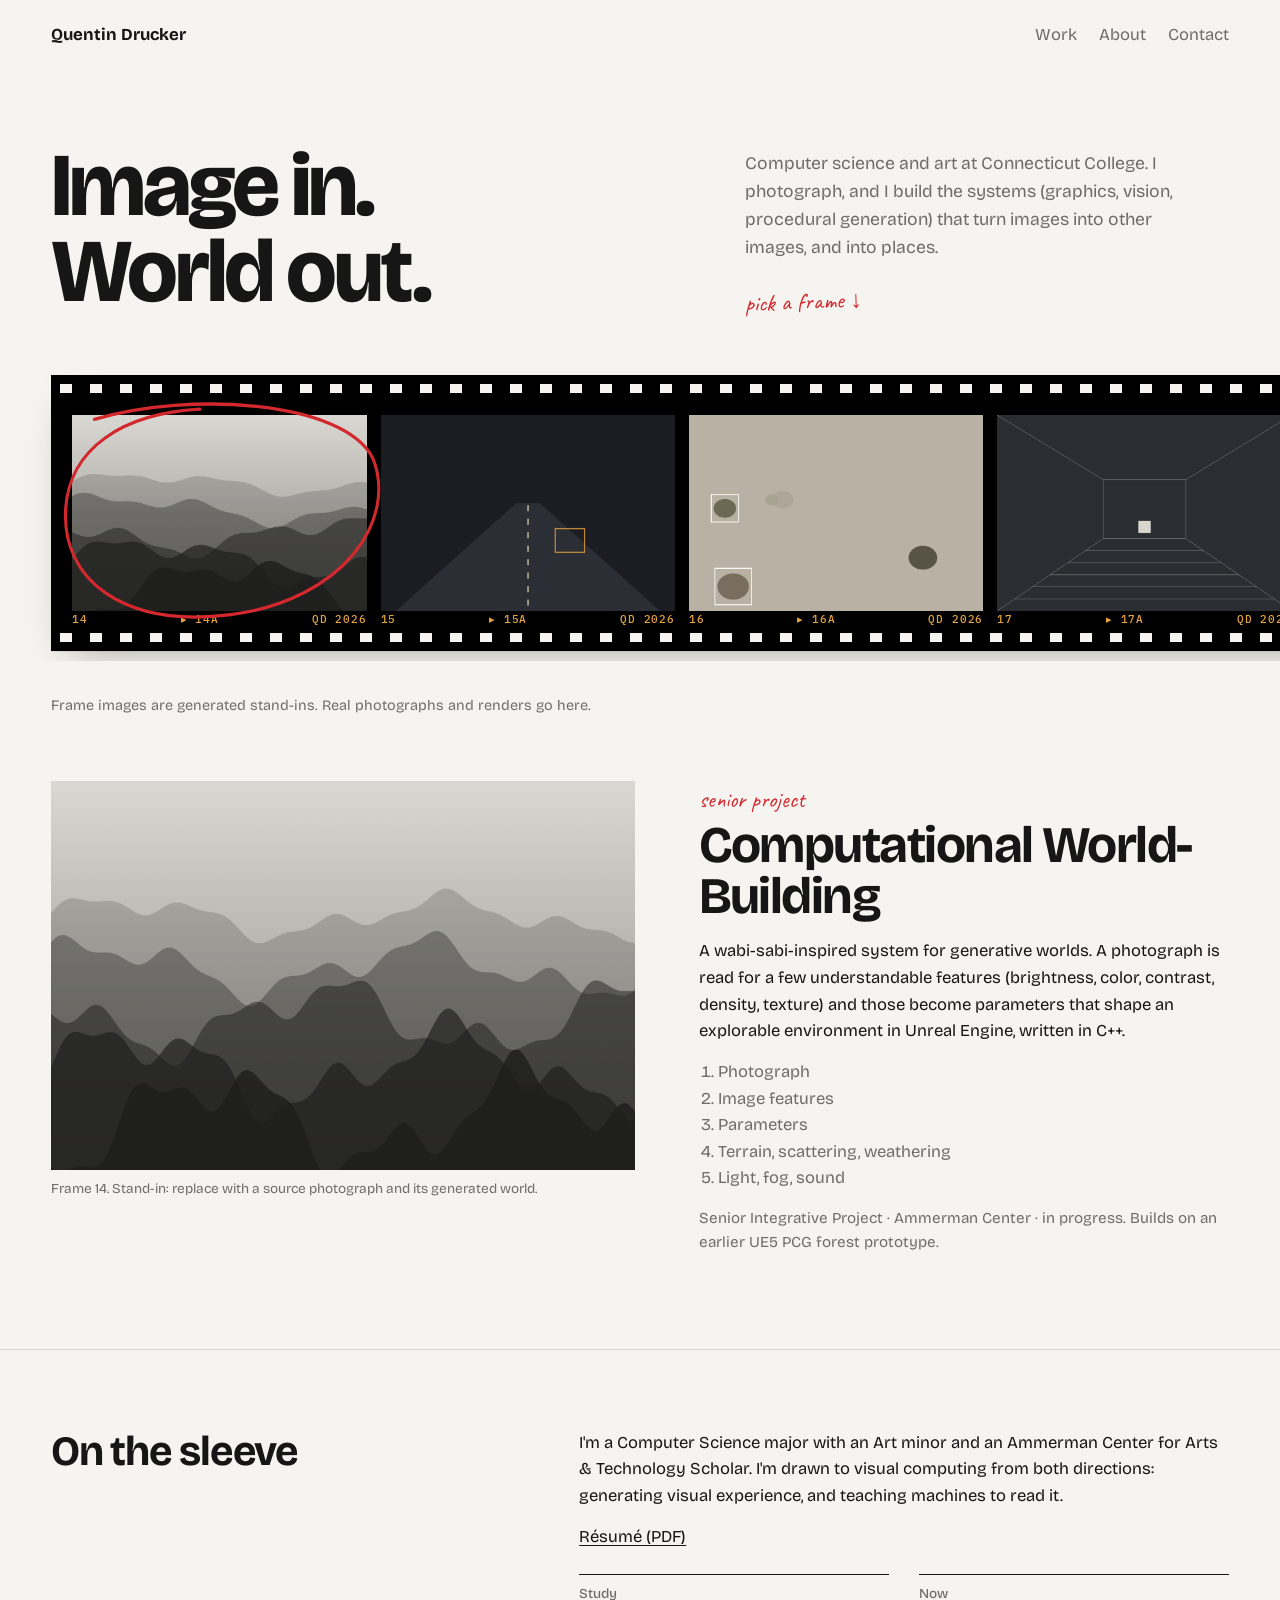
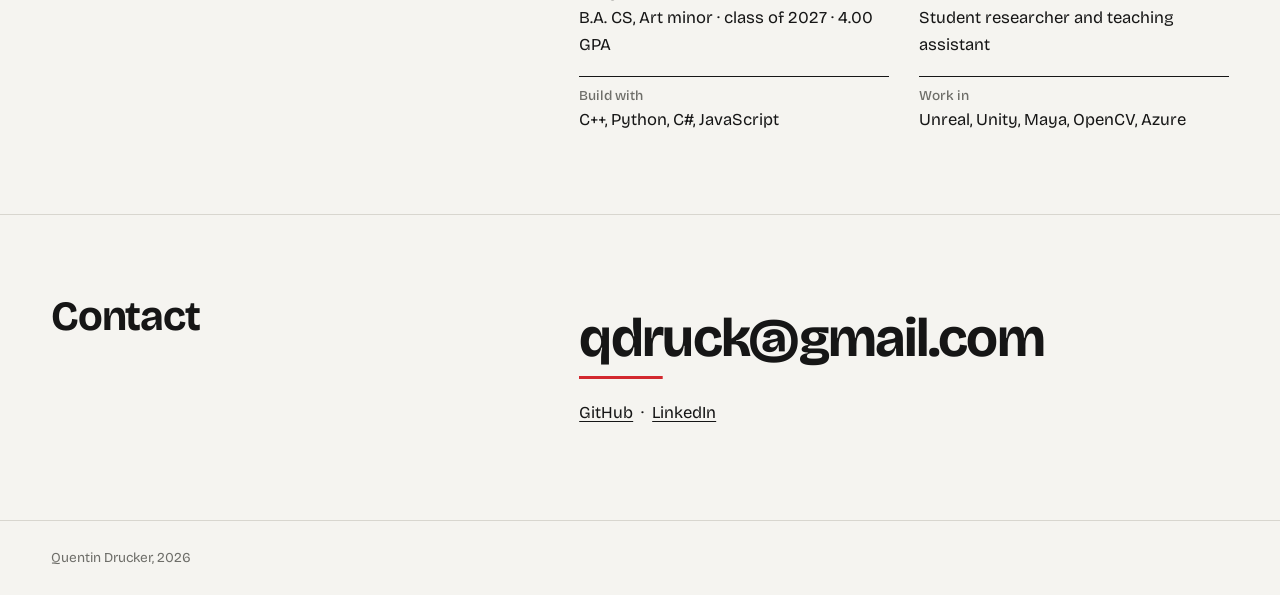
<file: explorations/03-contact-sheet.html>
<!DOCTYPE html>
<!--
  STYLE EXPLORATION 03 — "Contact Sheet"
  Grounded in photography: the medium the SIP starts from. Work is laid out as
  frames on a strip of film; choosing one marks it with a grease-pencil circle
  and opens it under the "loupe". Frame numbers are used because film frames
  genuinely are a sequence.

  Tokens
    --sheet  #F5F4F0  contact-sheet paper
    --film   #000000  film base (true black, only on the strip)
    --ink    #161616  body text
    --edge   #E8A33D  edge-print orange (film rebate text only)
    --grease #D3282E  grease-pencil red — selection marks only
    --graph  #6E6E69  secondary text
  Type: Bricolage Grotesque (display + body) · IBM Plex Mono (edge print only)
        · Caveat (grease-pencil notes, sparingly)
  Frame images are generated stand-ins, clearly captioned, to be replaced with
  real photographs and renders.
-->
<html lang="en">
<head>
<meta charset="UTF-8" />
<meta name="viewport" content="width=device-width, initial-scale=1" />
<title>Contact Sheet — Quentin Drucker</title>
<link rel="preconnect" href="https://fonts.googleapis.com" />
<link rel="preconnect" href="https://fonts.gstatic.com" crossorigin />
<link href="https://fonts.googleapis.com/css2?family=Bricolage+Grotesque:opsz,wght@12..96,400..800&family=IBM+Plex+Mono:wght@500&family=Caveat:wght@600&display=swap" rel="stylesheet" />
<style>
  :root {
    --sheet: #f5f4f0; --film: #000; --ink: #161616; --graph: #6e6e69;
    --edge: #e8a33d; --grease: #d3282e; --rule: #d8d6cf;
    --sans: "Bricolage Grotesque", system-ui, sans-serif; --mono: "IBM Plex Mono", monospace; --hand: "Caveat", cursive;
    --gutter: clamp(18px, 4vw, 56px);
  }
  * { box-sizing: border-box; }
  html { scroll-behavior: smooth; }
  body { margin: 0; background: var(--sheet); color: var(--ink); font-family: var(--sans); font-size: 1.04rem; line-height: 1.6; }
  a { color: var(--ink); text-underline-offset: .2em; }
  a:hover { color: var(--grease); }
  :focus-visible { outline: 2px solid var(--grease); outline-offset: 3px; }

  header { display: flex; justify-content: space-between; align-items: center; padding: 22px var(--gutter); }
  header .name { font-weight: 700; text-decoration: none; font-size: 1.05rem; }
  header nav { display: flex; gap: 22px; }
  header nav a { text-decoration: none; color: var(--graph); }
  header nav a:hover { color: var(--ink); }

  .intro { padding: clamp(30px, 8vh, 90px) var(--gutter) 40px; display: grid; grid-template-columns: minmax(0, 1.3fr) minmax(0, 1fr); gap: 5vw; align-items: end; }
  .intro h1 { font-size: clamp(2.8rem, 7vw, 6.4rem); font-variation-settings: "opsz" 96; font-weight: 750; line-height: .96; letter-spacing: -.035em; margin: 0; }
  .intro p { color: var(--graph); margin: 0; max-width: 42ch; font-size: 1.1rem; }
  .intro .hand { font-family: var(--hand); color: var(--grease); font-size: 1.5rem; display: block; margin-top: 14px; transform: rotate(-2deg); }

  /* ---------- the strip ---------- */
  .strip-wrap { padding: 20px 0 10px; overflow-x: auto; scrollbar-width: thin; }
  .strip {
    --hole: 9px;
    display: flex; gap: 0; width: max-content; margin: 0 var(--gutter);
    background: var(--film); padding: 40px 14px;
    position: relative;
    box-shadow: 0 1px 0 rgba(0,0,0,.08), 0 18px 40px -20px rgba(0,0,0,.35);
  }
  /* sprocket holes, top and bottom */
  .strip::before, .strip::after {
    content: ""; position: absolute; left: 0; right: 0; height: var(--hole);
    background: repeating-linear-gradient(90deg, transparent 0 9px, var(--sheet) 9px 21px, transparent 21px 30px);
    border-radius: 2px;
  }
  .strip::before { top: 9px; } .strip::after { bottom: 9px; }
  .frame {
    position: relative; margin: 0 7px; padding: 0; border: 0; background: none; cursor: pointer;
    width: clamp(220px, 23vw, 320px); text-align: left; color: inherit;
  }
  .frame canvas { display: block; width: 100%; aspect-ratio: 3 / 2; background: #222; }
  .frame .edge {
    position: absolute; left: 0; right: 0; bottom: -15px;
    display: flex; justify-content: space-between; font: 500 10.5px var(--mono); letter-spacing: .08em; color: var(--edge);
  }
  .frame .circle { position: absolute; inset: -18px -16px; width: calc(100% + 32px); height: calc(100% + 36px); pointer-events: none; overflow: visible; }
  .frame .circle path { fill: none; stroke: var(--grease); stroke-width: 3.2; stroke-linecap: round; stroke-dasharray: 1400; stroke-dashoffset: 1400; transition: stroke-dashoffset .7s cubic-bezier(.6,.05,.3,1); }
  .frame[aria-pressed="true"] .circle path { stroke-dashoffset: 0; }
  .frame:hover canvas, .frame:focus-visible canvas { filter: brightness(1.12); }
  .frame:focus-visible { outline-offset: 10px; }
  .strip-note { padding: 18px var(--gutter) 0; color: var(--graph); font-size: .9rem; }

  /* ---------- loupe ---------- */
  .loupe { padding: 50px var(--gutter) 80px; display: grid; grid-template-columns: minmax(0, 1.1fr) minmax(0, 1fr); gap: 5vw; align-items: start; border-bottom: 1px solid var(--rule); }
  .loupe canvas { width: 100%; aspect-ratio: 3 / 2; display: block; background: #222; }
  .loupe figcaption { font-size: .85rem; color: var(--graph); margin-top: 8px; }
  .loupe .kicker { font-family: var(--hand); color: var(--grease); font-size: 1.45rem; display: block; margin-bottom: 2px; }
  .loupe h2 { font-size: clamp(2rem, 4vw, 3.3rem); line-height: 1; letter-spacing: -.03em; margin: 0 0 16px; }
  .loupe p { margin: 0 0 14px; max-width: 58ch; }
  .loupe .meta { color: var(--graph); font-size: .95rem; }
  .loupe ol { padding-left: 1.2em; margin: 6px 0 14px; color: var(--graph); }

  section.text { padding: 80px var(--gutter); display: grid; grid-template-columns: minmax(0, 1fr) minmax(0, 1.4fr); gap: 5vw; border-bottom: 1px solid var(--rule); }
  section.text h2 { font-size: clamp(1.8rem, 3.4vw, 2.6rem); letter-spacing: -.03em; line-height: 1.05; margin: 0; }
  section.text p { margin: 0 0 14px; max-width: 62ch; }
  .facts { display: grid; grid-template-columns: 1fr 1fr; gap: 18px 30px; margin-top: 24px; }
  .facts div { border-top: 1px solid var(--ink); padding-top: 8px; }
  .facts b { display: block; font-size: .85rem; color: var(--graph); font-weight: 500; }
  .mail { font-size: clamp(1.6rem, 4.6vw, 3.4rem); font-weight: 700; letter-spacing: -.03em; text-decoration: none; display: inline-block; position: relative; }
  .mail::after { content: ""; position: absolute; left: 0; right: 0; bottom: .05em; height: 3px; background: var(--grease); transform: scaleX(.18); transform-origin: left; transition: transform .35s ease; }
  .mail:hover::after { transform: scaleX(1); }
  footer { padding: 26px var(--gutter); color: var(--graph); font-size: .85rem; }

  @media (max-width: 820px) {
    .intro, .loupe, section.text { grid-template-columns: 1fr; }
    header nav { display: none; }
    .facts { grid-template-columns: 1fr; }
  }
  @media (prefers-reduced-motion: reduce) { .frame .circle path, .mail::after { transition: none; } html { scroll-behavior: auto; } }
</style>
</head>
<body>
  <header>
    <a class="name" href="#">Quentin Drucker</a>
    <nav aria-label="Primary"><a href="#frames">Work</a><a href="#about">About</a><a href="#contact">Contact</a></nav>
  </header>

  <main>
    <div class="intro">
      <h1>Image in.<br />World out.</h1>
      <div>
        <p>Computer science and art at Connecticut College. I photograph, and I build the systems (graphics, vision, procedural generation) that turn images into other images, and into places.</p>
        <span class="hand">pick a frame ↓</span>
      </div>
    </div>

    <div class="strip-wrap" id="frames" aria-label="Projects, laid out as film frames">
      <div class="strip" role="group" aria-label="Project frames"></div>
    </div>
    <p class="strip-note">Frame images are generated stand-ins. Real photographs and renders go here.</p>

    <section class="loupe" aria-live="polite">
      <figure style="margin:0"><canvas id="loupe-canvas" aria-hidden="true"></canvas><figcaption id="loupe-cap"></figcaption></figure>
      <div id="loupe-text"></div>
    </section>

    <section class="text" id="about">
      <h2>On the sleeve</h2>
      <div>
        <p>I'm a Computer Science major with an Art minor and an Ammerman Center for Arts &amp; Technology Scholar. I'm drawn to visual computing from both directions: generating visual experience, and teaching machines to read it.</p>
        <p><a href="../2026_0603_Resume_QD.pdf">Résumé (PDF)</a></p>
        <div class="facts">
          <div><b>Study</b>B.A. CS, Art minor · class of 2027 · 4.00 GPA</div>
          <div><b>Now</b>Student researcher and teaching assistant</div>
          <div><b>Build with</b>C++, Python, C#, JavaScript</div>
          <div><b>Work in</b>Unreal, Unity, Maya, OpenCV, Azure</div>
        </div>
      </div>
    </section>

    <section class="text" id="contact">
      <h2>Contact</h2>
      <div>
        <a class="mail" href="mailto:qdruck@gmail.com">qdruck@gmail.com</a>
        <p style="margin-top:18px"><a href="https://github.com/quentin-drucker">GitHub</a> &nbsp;·&nbsp; <a href="https://www.linkedin.com/in/quentin-drucker">LinkedIn</a></p>
      </div>
    </section>
  </main>
  <footer>Quentin Drucker, 2026</footer>

<script>
  const reduce = matchMedia("(prefers-reduced-motion: reduce)").matches;
  function rng(a) { return () => { a |= 0; a = a + 0x6d2b79f5 | 0; let t = Math.imul(a ^ a >>> 15, 1 | a); t = t + Math.imul(t ^ t >>> 7, 61 | t) ^ t; return ((t ^ t >>> 14) >>> 0) / 4294967296; }; }

  /* Each painter draws a stand-in "photograph" for a project into a 3:2 canvas. */
  const P = {
    land(ctx, w, h, r) { // SIP: misty layered ridges, monochrome
      const g = ctx.createLinearGradient(0, 0, 0, h); g.addColorStop(0, "#d9d8d2"); g.addColorStop(1, "#8b8a84"); ctx.fillStyle = g; ctx.fillRect(0, 0, w, h);
      for (let L = 0; L < 5; L++) { const base = h * (.35 + L * .13), amp = h * (.08 + L * .03), ph = r() * 9; ctx.beginPath(); ctx.moveTo(0, h);
        for (let x = 0; x <= w; x += 4) ctx.lineTo(x, base - (Math.sin(x * .012 + ph) * .5 + Math.sin(x * .031 + ph * 2) * .3 + Math.sin(x * .07 + ph) * .12) * amp);
        ctx.lineTo(w, h); ctx.fillStyle = `rgba(30,30,28,${.18 + L * .16})`; ctx.fill(); }
    },
    road(ctx, w, h, r) { // CARLA: night road vanishing point, one hazard box
      ctx.fillStyle = "#1b1d22"; ctx.fillRect(0, 0, w, h); ctx.fillStyle = "#2b2e35"; ctx.beginPath(); ctx.moveTo(w * .46, h * .45); ctx.lineTo(w * .54, h * .45); ctx.lineTo(w * .95, h); ctx.lineTo(w * .05, h); ctx.fill();
      ctx.strokeStyle = "#cfc9a8"; ctx.setLineDash([10, 12]); ctx.lineWidth = 2; ctx.beginPath(); ctx.moveTo(w * .5, h * .46); ctx.lineTo(w * .5, h); ctx.stroke(); ctx.setLineDash([]);
      const bx = w * (.55 + r() * .1), by = h * .58; ctx.strokeStyle = "#e8a33d"; ctx.lineWidth = 1.5; ctx.strokeRect(bx, by, w * .1, h * .12);
    },
    things(ctx, w, h, r) { // Scavenger hunt: objects on a table, detection boxes
      ctx.fillStyle = "#b9b2a4"; ctx.fillRect(0, 0, w, h);
      for (let i = 0; i < 5; i++) { const x = r() * w * .8, y = h * .3 + r() * h * .5, s = 18 + r() * 40; ctx.fillStyle = `hsl(${30 + r() * 30} 12% ${30 + r() * 35}%)`; ctx.beginPath(); ctx.ellipse(x + s / 2, y + s / 2, s / 2, s / 2.4, 0, 0, 7); ctx.fill();
        if (i < 2) { ctx.strokeStyle = "#fff"; ctx.lineWidth = 1.5; ctx.strokeRect(x - 4, y - 4, s + 8, s + 8); } }
    },
    room(ctx, w, h) { // VR: one-point room grid
      ctx.fillStyle = "#2a2d31"; ctx.fillRect(0, 0, w, h); ctx.strokeStyle = "rgba(240,240,235,.35)"; ctx.lineWidth = 1;
      const cx = w / 2, cy = h * .48, iw = w * .28, ih = h * .3; ctx.strokeRect(cx - iw / 2, cy - ih / 2, iw, ih);
      [[0, 0], [w, 0], [0, h], [w, h]].forEach(([x, y]) => { ctx.beginPath(); ctx.moveTo(x, y); ctx.lineTo(cx + (x ? iw / 2 : -iw / 2), cy + (y ? ih / 2 : -ih / 2)); ctx.stroke(); });
      for (let k = 1; k < 6; k++) { const t = k / 6; ctx.beginPath(); ctx.moveTo(cx - iw / 2 - t * (w / 2 - iw / 2), cy + ih / 2 + t * (h - cy - ih / 2)); ctx.lineTo(cx + iw / 2 + t * (w / 2 - iw / 2), cy + ih / 2 + t * (h - cy - ih / 2)); ctx.stroke(); }
      ctx.fillStyle = "#d8d6cf"; ctx.fillRect(cx - 10, cy + ih * .2, 20, 20);
    },
    blank(ctx, w, h, r) { // photography placeholder: soft grain
      ctx.fillStyle = "#4a4a47"; ctx.fillRect(0, 0, w, h); const img = ctx.getImageData(0, 0, w, h);
      for (let i = 0; i < img.data.length; i += 4) { const n = (r() - .5) * 26; img.data[i] += n; img.data[i + 1] += n; img.data[i + 2] += n; } ctx.putImageData(img, 0, 0);
      ctx.fillStyle = "rgba(245,244,240,.7)"; ctx.font = "13px Bricolage Grotesque, sans-serif"; ctx.textAlign = "center"; ctx.fillText("your photograph", w / 2, h / 2 + 4);
    }
  };

  const FRAMES = [
    { n: "14", p: "land", kicker: "senior project", title: "Computational World-Building",
      body: `<p>A wabi-sabi-inspired system for generative worlds. A photograph is read for a few understandable features (brightness, color, contrast, density, texture) and those become parameters that shape an explorable environment in Unreal Engine, written in C++.</p><ol><li>Photograph</li><li>Image features</li><li>Parameters</li><li>Terrain, scattering, weathering</li><li>Light, fog, sound</li></ol><p class="meta">Senior Integrative Project · Ammerman Center · in progress. Builds on an earlier UE5 PCG forest prototype.</p>` ,
      cap: "Stand-in: replace with a source photograph and its generated world." },
    { n: "15", p: "road", kicker: "research", title: "Autonomous driving safety",
      body: `<p>Parameterized rare-hazard scenarios in the CARLA simulator, and reinforcement learning agents trained to evaluate how autonomous vehicles behave when the unusual happens.</p><p class="meta">Python · CARLA · RL · solo research with Prof. Ozgur Izmirli, since January 2026</p>`,
      cap: "Stand-in: replace with a CARLA scenario capture." },
    { n: "16", p: "things", kicker: "full-stack", title: "AI Vision Scavenger Hunt",
      body: `<p>A multiplayer game: players photograph real-world objects and Azure AI Vision decides whether each find counts.</p><p class="meta">React · Node/Express · Azure AI Vision · Docker on an Azure VM · solo developer</p>`,
      cap: "Stand-in: replace with gameplay screenshots." },
    { n: "17", p: "room", kicker: "real-time 3D", title: "VR environment for Quest 3",
      body: `<p>Interactive 3D spaces in Unity with physics-based object interaction and tuned lighting for standalone VR.</p><p class="meta">Unity · C# · co-lead and sole programmer, two-person team</p>`,
      cap: "Stand-in: replace with in-headset capture." },
    { n: "18", p: "blank", kicker: "photography", title: "Photographs",
      body: `<p>Placeholder: a selection of photographs, which may also serve as source images for the senior project.</p>`,
      cap: "Placeholder." }
  ];

  const strip = document.querySelector(".strip");
  const circlePath = "M40 22 C 140 -6, 300 4, 330 60 C 356 120, 300 200, 180 214 C 70 226, 6 180, 10 110 C 14 50, 70 16, 150 12";
  FRAMES.forEach((f, i) => {
    const b = document.createElement("button");
    b.className = "frame"; b.type = "button"; b.setAttribute("aria-pressed", "false"); b.setAttribute("aria-label", `Frame ${f.n}: ${f.title}`);
    b.innerHTML = `<canvas width="480" height="320" aria-hidden="true"></canvas>
      <span class="edge" aria-hidden="true"><span>${f.n}</span><span>▸ ${f.n}A</span><span>QD 2026</span></span>
      <svg class="circle" viewBox="0 0 340 228" preserveAspectRatio="none" aria-hidden="true"><path d="${circlePath}"/></svg>`;
    P[f.p](b.querySelector("canvas").getContext("2d"), 480, 320, rng(i * 101 + 7));
    b.addEventListener("click", () => select(i));
    strip.appendChild(b);
  });

  function select(i) {
    const f = FRAMES[i];
    strip.querySelectorAll(".frame").forEach((b, k) => b.setAttribute("aria-pressed", String(k === i)));
    const lc = document.getElementById("loupe-canvas"); lc.width = 960; lc.height = 640;
    P[f.p](lc.getContext("2d"), 960, 640, rng(i * 101 + 7));
    document.getElementById("loupe-cap").textContent = `Frame ${f.n}. ${f.cap}`;
    document.getElementById("loupe-text").innerHTML = `<span class="kicker">${f.kicker}</span><h2>${f.title}</h2>${f.body}`;
  }
  select(0);
</script>
</body>
</html>
</file>
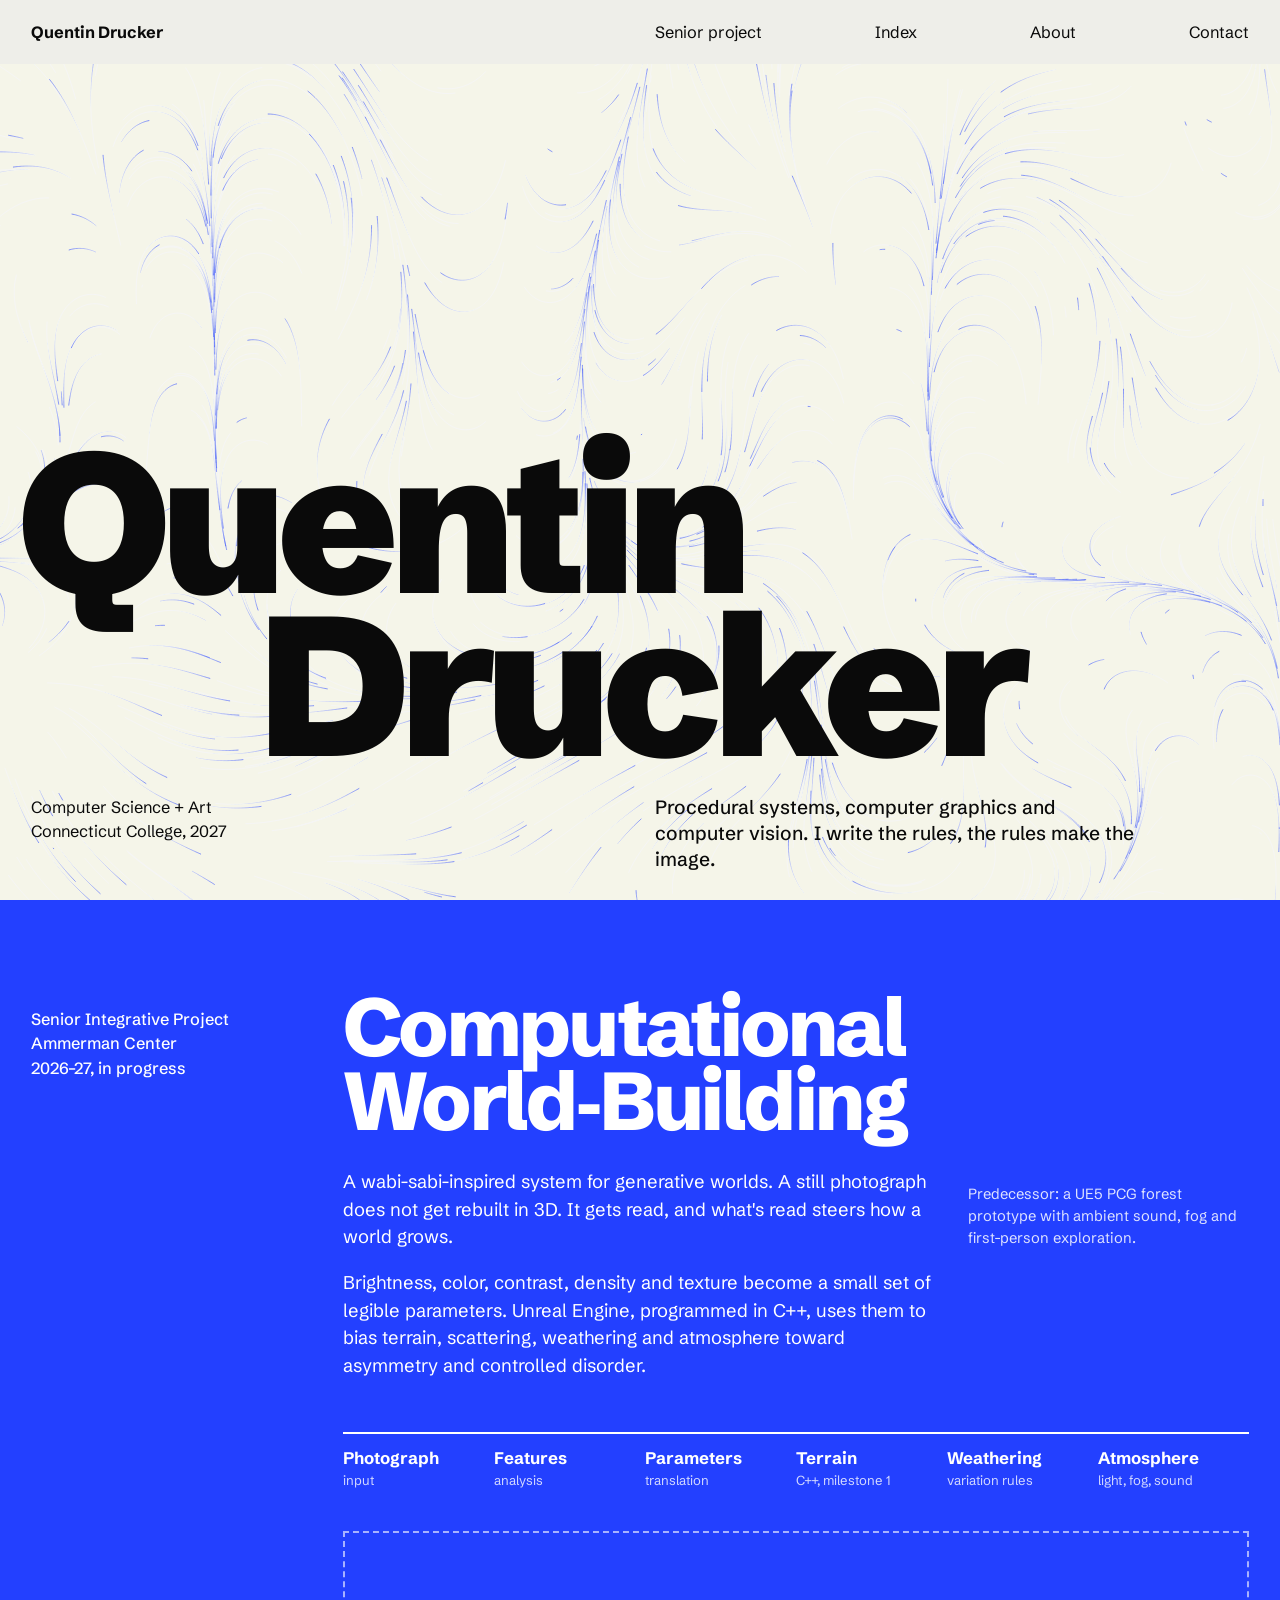
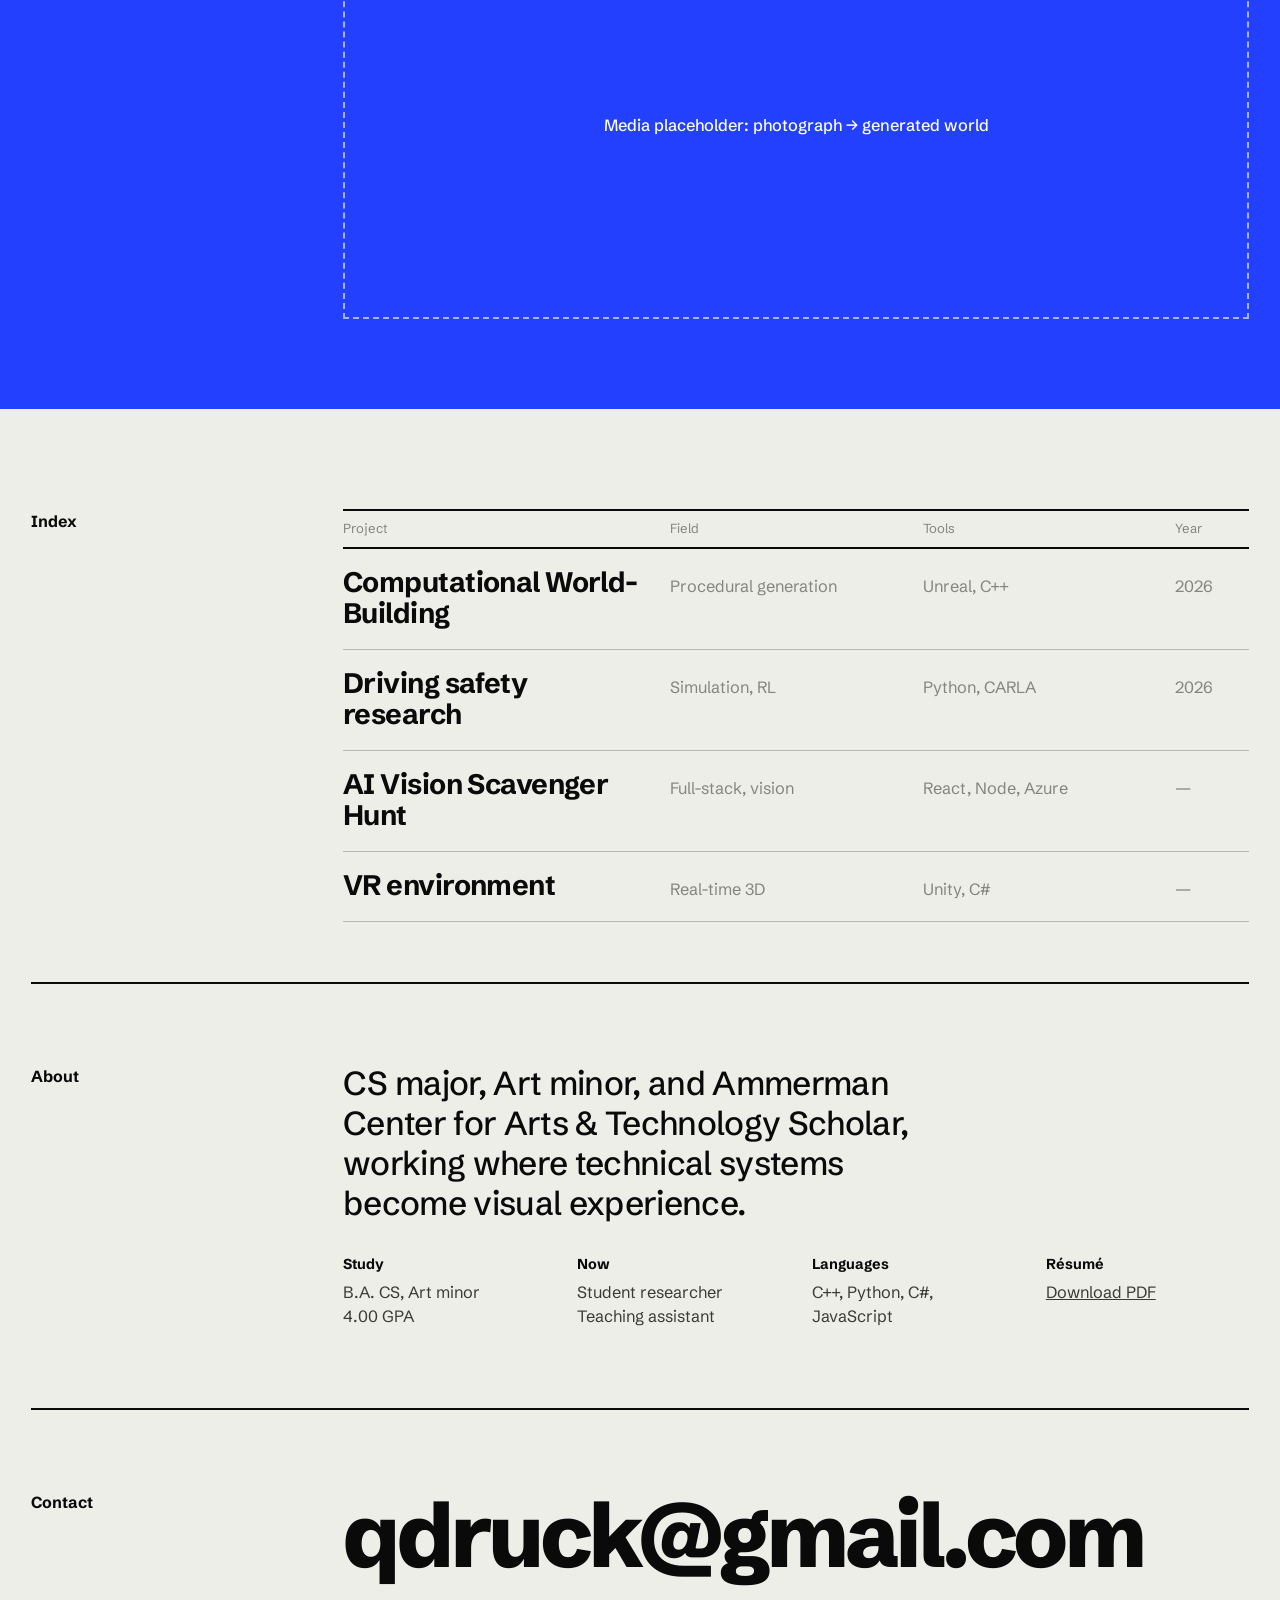
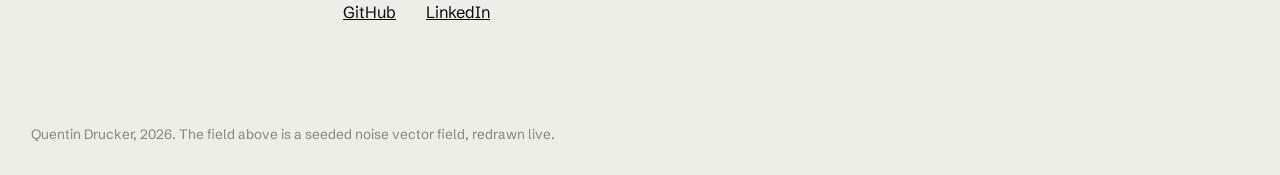
<file: explorations/04-signal.html>
<!DOCTYPE html>
<!--
  STYLE EXPLORATION 04 — "Signal"
  International-style poster typography meeting generative systems. Huge type,
  a strict 12-column grid with generous empty space, one saturated color, and a
  flow field (the same kind of noise-driven vector field used in procedural
  generation) moving behind the name. Projects are a sortable-feeling index.

  Tokens
    --paper  #EEEEE9  light grey stock
    --ink    #0A0A0A
    --signal #2340FF  ultramarine — the single color; the SIP block is fully signal
    --mid    #85857F  secondary text
  Type: Schibsted Grotesk, used at extreme size contrast (display 800 / text 400)
  The one bold move: the flow field + oversized name; everything else is quiet.
-->
<html lang="en">
<head>
<meta charset="UTF-8" />
<meta name="viewport" content="width=device-width, initial-scale=1" />
<title>Signal — Quentin Drucker</title>
<link rel="preconnect" href="https://fonts.googleapis.com" />
<link rel="preconnect" href="https://fonts.gstatic.com" crossorigin />
<link href="https://fonts.googleapis.com/css2?family=Schibsted+Grotesk:wght@400;500;700;800;900&display=swap" rel="stylesheet" />
<style>
  :root {
    --paper: #eeeee9; --ink: #0a0a0a; --signal: #2340ff; --mid: #85857f;
    --sans: "Schibsted Grotesk", "Helvetica Neue", Arial, sans-serif;
    --g: clamp(16px, 2.4vw, 36px);
  }
  * { box-sizing: border-box; }
  html { scroll-behavior: smooth; }
  body { margin: 0; background: var(--paper); color: var(--ink); font-family: var(--sans); font-size: 1.02rem; line-height: 1.5; }
  a { color: inherit; }
  :focus-visible { outline: 3px solid var(--signal); outline-offset: 3px; }
  .grid { display: grid; grid-template-columns: repeat(12, minmax(0, 1fr)); column-gap: var(--g); padding: 0 var(--g); }

  header.grid { padding-top: 20px; padding-bottom: 20px; align-items: baseline; position: relative; z-index: 3; }
  header .id { grid-column: 1 / 5; font-weight: 700; text-decoration: none; }
  header nav { grid-column: 7 / 13; display: flex; justify-content: space-between; }
  header nav a { text-decoration: none; }
  header nav a:hover { color: var(--signal); }

  .hero { position: relative; min-height: calc(100vh - 64px); display: flex; flex-direction: column; justify-content: flex-end; overflow: hidden; }
  #field { position: absolute; inset: 0; width: 100%; height: 100%; }
  .hero-name {
    position: relative; z-index: 2; margin: 0; padding: 0 calc(var(--g) * .6);
    font-weight: 900; font-size: clamp(4rem, 15.5vw, 17rem); line-height: .82; letter-spacing: -.055em;
  }
  .hero-name span { display: block; }
  .hero-name span:last-child { padding-left: 1.2em; }
  .hero-meta { position: relative; z-index: 2; padding-top: 28px; padding-bottom: 28px; }
  .hero-meta p { margin: 0; }
  .hero-meta .a { grid-column: 1 / 4; color: var(--ink); }
  .hero-meta .b { grid-column: 7 / 12; font-size: 1.2rem; font-weight: 500; line-height: 1.35; }

  /* SIP: the only full-color block on the page */
  .sip { background: var(--signal); color: #fff; padding-top: clamp(60px, 10vh, 120px); padding-bottom: clamp(60px, 10vh, 120px); }
  .sip .label { grid-column: 1 / 4; font-weight: 500; }
  .sip h2 { grid-column: 4 / 13; margin: 0 0 30px; font-weight: 800; font-size: clamp(2.6rem, 6.4vw, 6.6rem); line-height: .9; letter-spacing: -.045em; }
  .sip .text { grid-column: 4 / 10; font-size: 1.15rem; line-height: 1.5; }
  .sip .text p { margin: 0 0 1em; }
  .sip .side { grid-column: 10 / 13; font-size: .92rem; opacity: .85; }
  .flow { grid-column: 4 / 13; display: flex; flex-wrap: wrap; gap: 0; margin: 34px 0 0; padding: 0; list-style: none; border-top: 2px solid #fff; }
  .flow li { flex: 1 1 0; min-width: 120px; padding: 12px 14px 0 0; font-weight: 700; font-size: 1.05rem; }
  .flow li small { display: block; font-weight: 400; opacity: .8; font-size: .82rem; }
  .media-slot { grid-column: 4 / 13; margin-top: 40px; aspect-ratio: 21 / 9; border: 2px dashed rgba(255,255,255,.6); display: grid; place-items: center; font-weight: 500; }

  /* index */
  .index { padding-top: 100px; padding-bottom: 60px; }
  .index h2, .about h2, .contact h2 { grid-column: 1 / 4; margin: 0; font-size: 1rem; font-weight: 700; }
  .rows { grid-column: 4 / 13; list-style: none; margin: 0; padding: 0; border-top: 2px solid var(--ink); }
  .row { display: grid; grid-template-columns: 4fr 3fr 3fr 1fr; gap: var(--g); padding: 18px 0 20px; border-bottom: 1px solid rgba(10,10,10,.25); align-items: baseline; position: relative; }
  .row h3 { margin: 0; font-size: clamp(1.25rem, 2.2vw, 1.8rem); font-weight: 700; letter-spacing: -.02em; line-height: 1.1; }
  .row p { margin: 6px 0 0; color: var(--mid); grid-column: 1 / -1; max-width: 70ch; display: none; }
  .row span { color: var(--mid); }
  .row:hover h3, .row:focus-within h3 { color: var(--signal); }
  .row:hover p, .row:focus-within p { display: block; }
  .row button { all: unset; cursor: pointer; }
  .head { color: var(--mid); font-size: .82rem; border-bottom: 2px solid var(--ink); padding: 8px 0; }

  .about, .contact { padding-top: 80px; padding-bottom: 80px; border-top: 2px solid var(--ink); margin: 0 var(--g); padding-left: 0; padding-right: 0; }
  .about .lead { grid-column: 4 / 10; font-size: clamp(1.4rem, 2.6vw, 2.2rem); line-height: 1.2; letter-spacing: -.02em; font-weight: 500; margin: 0 0 30px; }
  .about dl { grid-column: 4 / 13; display: grid; grid-template-columns: repeat(4, 1fr); gap: var(--g); margin: 0; }
  .about dt { font-weight: 700; font-size: .9rem; }
  .about dd { margin: 4px 0 0; color: #3a3a37; }
  .contact a.big { grid-column: 4 / 13; font-weight: 800; font-size: clamp(2rem, 7vw, 7rem); letter-spacing: -.05em; line-height: 1; text-decoration: none; }
  .contact a.big:hover { color: var(--signal); }
  .contact .links { grid-column: 4 / 13; margin-top: 20px; display: flex; gap: 30px; }
  footer { padding: 20px var(--g) 30px; color: var(--mid); font-size: .85rem; }

  @media (max-width: 860px) {
    header nav { grid-column: 5 / 13; gap: 14px; justify-content: flex-end; }
    .hero-meta .a, .hero-meta .b, .sip .label, .sip h2, .sip .text, .sip .side, .flow, .media-slot,
    .index h2, .rows, .about h2, .contact h2, .about .lead, .about dl, .contact a.big, .contact .links { grid-column: 1 / -1; }
    .hero-meta .b { margin-top: 12px; }
    .sip .label, .index h2, .about h2, .contact h2 { margin-bottom: 16px; }
    .row { grid-template-columns: 1fr; gap: 4px; }
    .row p { display: block; }
    .head { display: none; }
    .about dl { grid-template-columns: 1fr 1fr; }
  }
  @media (max-width: 520px) { header nav a:nth-child(n+3) { display: none; } }
</style>
</head>
<body>
  <header class="grid">
    <a class="id" href="#">Quentin Drucker</a>
    <nav aria-label="Primary"><a href="#sip">Senior project</a><a href="#index">Index</a><a href="#about">About</a><a href="#contact">Contact</a></nav>
  </header>

  <main>
    <div class="hero">
      <canvas id="field" aria-hidden="true"></canvas>
      <h1 class="hero-name"><span>Quentin</span><span>Drucker</span></h1>
      <div class="grid hero-meta">
        <p class="a">Computer Science + Art<br />Connecticut College, 2027</p>
        <p class="b">Procedural systems, computer graphics and computer vision. I write the rules, the rules make the image.</p>
      </div>
    </div>

    <section class="sip grid" id="sip">
      <p class="label">Senior Integrative Project<br />Ammerman Center<br />2026–27, in progress</p>
      <h2>Computational World&#8209;Building</h2>
      <div class="text">
        <p>A wabi-sabi-inspired system for generative worlds. A still photograph does not get rebuilt in 3D. It gets read, and what's read steers how a world grows.</p>
        <p>Brightness, color, contrast, density and texture become a small set of legible parameters. Unreal Engine, programmed in C++, uses them to bias terrain, scattering, weathering and atmosphere toward asymmetry and controlled disorder.</p>
      </div>
      <p class="side">Predecessor: a UE5 PCG forest prototype with ambient sound, fog and first-person exploration.</p>
      <ol class="flow" aria-label="Pipeline">
        <li>Photograph<small>input</small></li><li>Features<small>analysis</small></li><li>Parameters<small>translation</small></li><li>Terrain<small>C++, milestone 1</small></li><li>Weathering<small>variation rules</small></li><li>Atmosphere<small>light, fog, sound</small></li>
      </ol>
      <div class="media-slot">Media placeholder: photograph → generated world</div>
    </section>

    <section class="index grid" id="index">
      <h2>Index</h2>
      <ul class="rows">
        <li class="row head" aria-hidden="true"><span>Project</span><span>Field</span><span>Tools</span><span>Year</span></li>
        <li class="row" tabindex="0"><h3>Computational World-Building</h3><span>Procedural generation</span><span>Unreal, C++</span><span>2026</span><p>Senior project. Photographs shape generated, explorable worlds.</p></li>
        <li class="row" tabindex="0"><h3>Driving safety research</h3><span>Simulation, RL</span><span>Python, CARLA</span><span>2026</span><p>Parameterized rare-hazard scenarios and RL agents to evaluate autonomous vehicles in safety-critical edge cases. With Prof. Ozgur Izmirli.</p></li>
        <li class="row" tabindex="0"><h3>AI Vision Scavenger Hunt</h3><span>Full-stack, vision</span><span>React, Node, Azure</span><span>—</span><p>Multiplayer photo game; Azure AI Vision validates each find. Deployed in Docker on an Azure VM.</p></li>
        <li class="row" tabindex="0"><h3>VR environment</h3><span>Real-time 3D</span><span>Unity, C#</span><span>—</span><p>Physics-based interaction for Meta Quest 3. Co-lead and sole programmer, two-person team.</p></li>
      </ul>
    </section>

    <section class="about grid" id="about">
      <h2>About</h2>
      <p class="lead">CS major, Art minor, and Ammerman Center for Arts &amp; Technology Scholar, working where technical systems become visual experience.</p>
      <dl>
        <div><dt>Study</dt><dd>B.A. CS, Art minor<br />4.00 GPA</dd></div>
        <div><dt>Now</dt><dd>Student researcher<br />Teaching assistant</dd></div>
        <div><dt>Languages</dt><dd>C++, Python, C#, JavaScript</dd></div>
        <div><dt>Résumé</dt><dd><a href="../2026_0603_Resume_QD.pdf">Download PDF</a></dd></div>
      </dl>
    </section>

    <section class="contact grid" id="contact">
      <h2>Contact</h2>
      <a class="big" href="mailto:qdruck@gmail.com">qdruck@gmail.com</a>
      <div class="links"><a href="https://github.com/quentin-drucker">GitHub</a><a href="https://www.linkedin.com/in/quentin-drucker">LinkedIn</a></div>
    </section>
  </main>
  <footer>Quentin Drucker, 2026. The field above is a seeded noise vector field, redrawn live.</footer>

<script>
  /* Flow field: particles follow angles sampled from smooth noise. Trails fade
     slowly; the pointer adds a local swirl. Static frame under reduced motion. */
  const reduce = matchMedia("(prefers-reduced-motion: reduce)").matches;
  const cv = document.getElementById("field"), ctx = cv.getContext("2d");
  let w, h, parts = [], mouse = { x: -1e4, y: -1e4 };
  function rng(a) { return () => { a |= 0; a = a + 0x6d2b79f5 | 0; let t = Math.imul(a ^ a >>> 15, 1 | a); t = t + Math.imul(t ^ t >>> 7, 61 | t) ^ t; return ((t ^ t >>> 14) >>> 0) / 4294967296; }; }
  const r = rng(2340);
  const perm = Float32Array.from({ length: 4096 }, r);
  const vn = (x, y) => { const xi = Math.floor(x), yi = Math.floor(y), fx = x - xi, fy = y - yi, a = perm[(xi + yi * 64) & 4095], b = perm[(xi + 1 + yi * 64) & 4095], c = perm[(xi + (yi + 1) * 64) & 4095], d = perm[(xi + 1 + (yi + 1) * 64) & 4095], sx = fx * fx * (3 - 2 * fx), sy = fy * fy * (3 - 2 * fy); return a + (b - a) * sx + (c - a + (a - b + d - c) * sx) * sy; };
  function size() {
    const dpr = Math.min(devicePixelRatio || 1, 2); w = cv.clientWidth; h = cv.clientHeight;
    cv.width = w * dpr; cv.height = h * dpr; ctx.setTransform(dpr, 0, 0, dpr, 0, 0);
    ctx.fillStyle = "#eeeee9"; ctx.fillRect(0, 0, w, h);
    parts = Array.from({ length: Math.round(w * h / 1800) }, () => ({ x: r() * w, y: r() * h, life: r() * 200 }));
  }
  let t = 0;
  function step() {
    ctx.fillStyle = "rgba(238,238,233,0.045)"; ctx.fillRect(0, 0, w, h);
    ctx.strokeStyle = "rgba(35,64,255,0.55)"; ctx.lineWidth = 1;
    ctx.beginPath();
    for (const p of parts) {
      let a = vn(p.x * .0028, p.y * .0028 + t * .0004) * Math.PI * 4;
      const dx = p.x - mouse.x, dy = p.y - mouse.y, d2 = dx * dx + dy * dy;
      if (d2 < 32000) a += Math.atan2(dy, dx) + Math.PI / 2 * (1 - d2 / 32000);
      const nx = p.x + Math.cos(a) * 1.4, ny = p.y + Math.sin(a) * 1.4;
      ctx.moveTo(p.x, p.y); ctx.lineTo(nx, ny); p.x = nx; p.y = ny;
      if (--p.life < 0 || nx < 0 || nx > w || ny < 0 || ny > h) { p.x = r() * w; p.y = r() * h; p.life = 120 + r() * 200; }
    }
    ctx.stroke(); t++;
  }
  size();
  if (reduce) { for (let i = 0; i < 220; i++) step(); }
  else (function loop() { if (!document.hidden) step(); requestAnimationFrame(loop); })();
  cv.parentElement.addEventListener("pointermove", e => { const b = cv.getBoundingClientRect(); mouse.x = e.clientX - b.left; mouse.y = e.clientY - b.top; });
  cv.parentElement.addEventListener("pointerleave", () => { mouse.x = mouse.y = -1e4; });
  let rt; addEventListener("resize", () => { clearTimeout(rt); rt = setTimeout(() => { size(); if (reduce) for (let i = 0; i < 220; i++) step(); }, 150); });
</script>
</body>
</html>
</file>
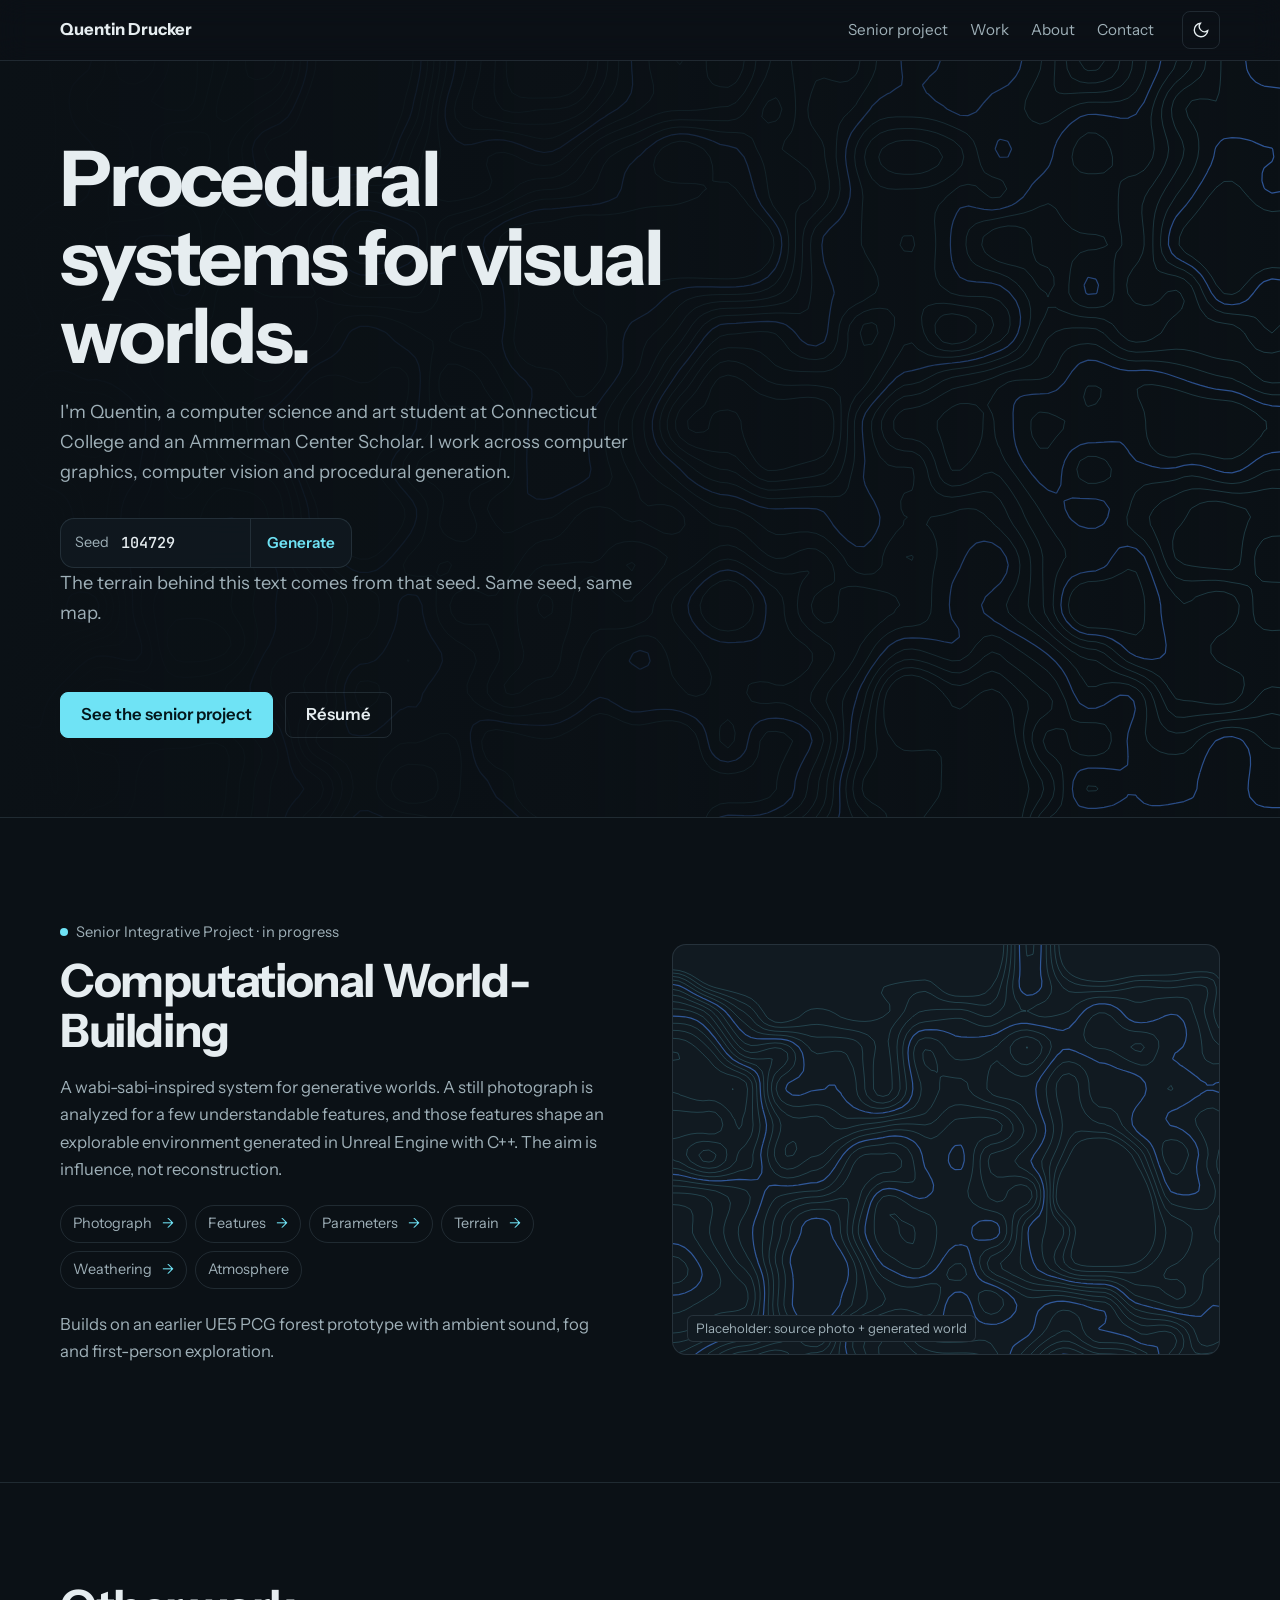
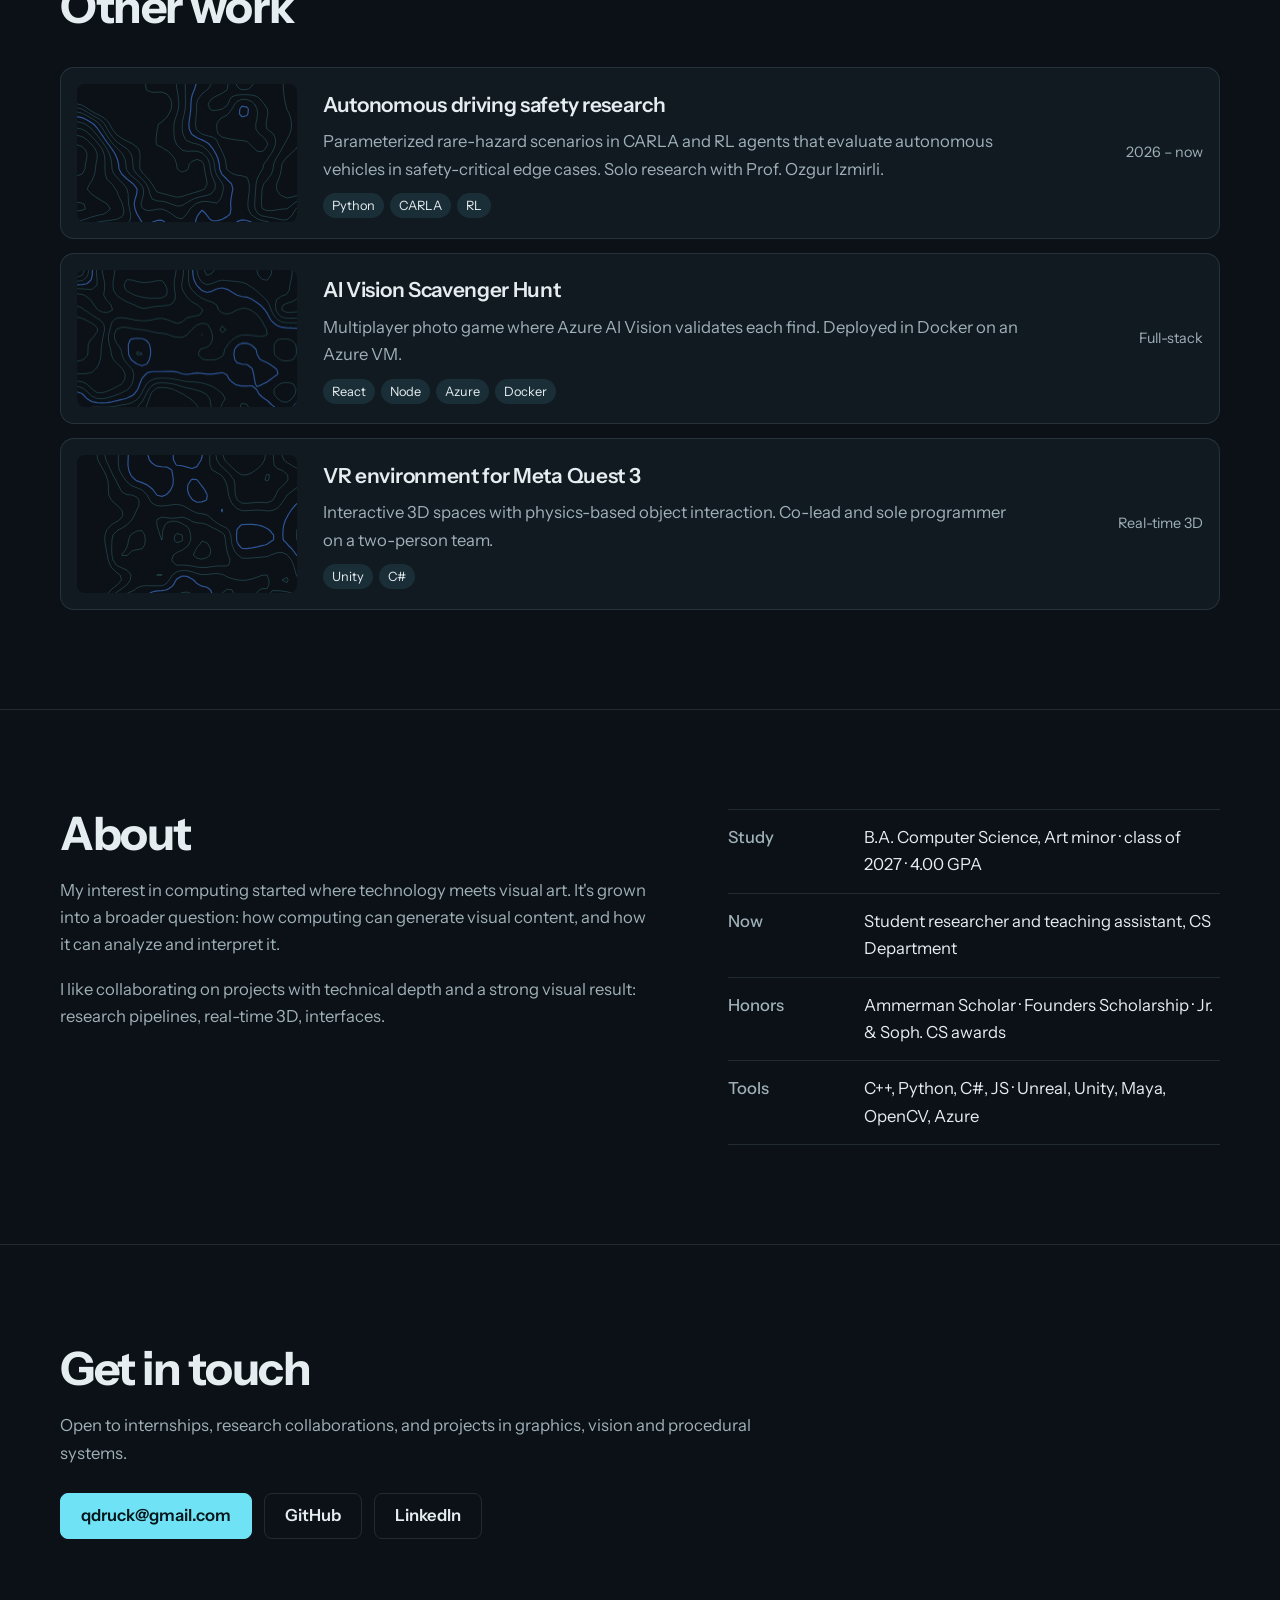
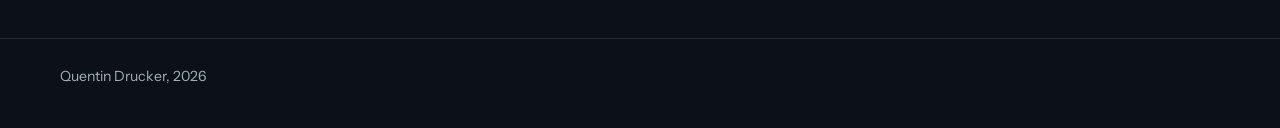
<file: explorations/05-refined.html>
<!DOCTYPE html>
<!--
  STYLE EXPLORATION 05 — "Refined"
  An evolution of the CURRENT site rather than a replacement: same dark slate +
  cyan identity and dark/light themes, but with the generic template patterns
  removed (no all-caps mono eyebrows, no 01/02 numbering, no gradient phrase in
  every headline, no fake metrics, no fade-up on every block, no glow on every
  card). The existing "visual seed" demo is promoted into the hero: a
  topographic map generated from whatever seed you type.

  Tokens (dark / light)
    --bg      #0B1116 / #EEF3F5
    --surface #111A21 / #FFFFFF
    --text    #E6EDF0 / #0F1E25
    --soft    #9FB0B8 / #4A5F69
    --cyan    #6FE3F5 / #067F99   primary accent (kept from current site)
    --blue    #4C8DFF / #2F62C9   rare secondary
  Type: Instrument Sans (all text) · JetBrains Mono (seed input only)
-->
<html lang="en" data-theme="dark">
<head>
<meta charset="UTF-8" />
<meta name="viewport" content="width=device-width, initial-scale=1" />
<title>Refined — Quentin Drucker</title>
<link rel="preconnect" href="https://fonts.googleapis.com" />
<link rel="preconnect" href="https://fonts.gstatic.com" crossorigin />
<link href="https://fonts.googleapis.com/css2?family=Instrument+Sans:wght@400;500;600;700&family=JetBrains+Mono:wght@400;500&display=swap" rel="stylesheet" />
<style>
  :root {
    --bg: #0b1116; --surface: #111a21; --line: rgba(160, 200, 215, .14); --text: #e6edf0; --soft: #9fb0b8;
    --cyan: #6fe3f5; --blue: #4c8dff; --on-cyan: #04161b;
    --radius-s: 8px; --radius-m: 14px;
    --sans: "Instrument Sans", system-ui, sans-serif; --mono: "JetBrains Mono", monospace;
    --wrap: min(1160px, calc(100% - 2 * clamp(18px, 4vw, 40px)));
    color-scheme: dark;
  }
  [data-theme="light"] {
    --bg: #eef3f5; --surface: #ffffff; --line: rgba(20, 60, 75, .14); --text: #0f1e25; --soft: #4a5f69;
    --cyan: #067f99; --blue: #2f62c9; --on-cyan: #ffffff; color-scheme: light;
  }
  * { box-sizing: border-box; }
  html { scroll-behavior: smooth; }
  body { margin: 0; background: var(--bg); color: var(--text); font-family: var(--sans); font-size: 1.04rem; line-height: 1.65; transition: background-color .3s, color .3s; }
  a { color: var(--cyan); text-underline-offset: .2em; }
  :focus-visible { outline: 2px solid var(--cyan); outline-offset: 3px; border-radius: 4px; }
  .wrap { width: var(--wrap); margin: 0 auto; }

  header { position: sticky; top: 0; z-index: 10; background: color-mix(in srgb, var(--bg) 82%, transparent); backdrop-filter: blur(14px); border-bottom: 1px solid var(--line); }
  header .wrap { display: flex; align-items: center; gap: 28px; height: 60px; }
  .brand { color: var(--text); text-decoration: none; font-weight: 700; }
  header nav { display: flex; gap: 22px; margin-left: auto; }
  header nav a { color: var(--soft); text-decoration: none; font-size: .95rem; }
  header nav a:hover { color: var(--text); }
  .icon-btn { width: 38px; height: 38px; display: grid; place-items: center; border: 1px solid var(--line); border-radius: var(--radius-s); background: transparent; color: var(--text); cursor: pointer; }
  .icon-btn:hover { border-color: var(--cyan); }
  .icon-btn svg { width: 18px; height: 18px; fill: none; stroke: currentColor; stroke-width: 1.8; }

  /* HERO: topographic field generated from the seed */
  .hero { position: relative; overflow: hidden; border-bottom: 1px solid var(--line); }
  #topo { position: absolute; inset: 0; width: 100%; height: 100%; }
  .hero .wrap { position: relative; min-height: min(84vh, 780px); display: flex; flex-direction: column; justify-content: center; padding: 70px 0; }
  .hero h1 { font-size: clamp(2.6rem, 6vw, 5.2rem); line-height: 1.02; letter-spacing: -.035em; font-weight: 700; margin: 0 0 22px; max-width: 13ch; }
  .hero p { color: var(--soft); max-width: 50ch; font-size: 1.14rem; margin: 0 0 30px; }
  .hero-panel { display: inline-flex; align-items: stretch; gap: 0; border: 1px solid var(--line); border-radius: var(--radius-m); background: color-mix(in srgb, var(--surface) 80%, transparent); backdrop-filter: blur(10px); width: fit-content; max-width: 100%; }
  .hero-panel label { display: flex; align-items: center; gap: 10px; padding: 0 14px; color: var(--soft); font-size: .9rem; }
  .hero-panel input { width: 13ch; border: 0; background: transparent; color: var(--text); font: 500 .95rem var(--mono); height: 48px; }
  .hero-panel input:focus { outline: none; }
  .hero-panel:focus-within { border-color: var(--cyan); }
  .hero-panel button { border: 0; border-left: 1px solid var(--line); background: transparent; color: var(--cyan); font: 600 .95rem var(--sans); padding: 0 16px; cursor: pointer; border-radius: 0 var(--radius-m) var(--radius-m) 0; }
  .hero-panel button:hover { background: color-mix(in srgb, var(--cyan) 12%, transparent); }
  .hero-note { margin-top: 12px; font-size: .85rem; color: var(--soft); }
  .actions { display: flex; gap: 12px; margin-top: 34px; flex-wrap: wrap; }
  .btn { display: inline-flex; align-items: center; height: 46px; padding: 0 20px; border-radius: var(--radius-s); font-weight: 600; text-decoration: none; border: 1px solid var(--line); color: var(--text); }
  .btn:hover { border-color: var(--cyan); }
  .btn.primary { background: var(--cyan); border-color: var(--cyan); color: var(--on-cyan); }
  .btn.primary:hover { filter: brightness(1.08); }

  section { padding: clamp(70px, 11vh, 120px) 0; }
  section + section { border-top: 1px solid var(--line); }
  h2 { font-size: clamp(1.9rem, 3.6vw, 2.9rem); letter-spacing: -.03em; line-height: 1.08; margin: 0 0 18px; font-weight: 700; }
  h3 { font-size: 1.3rem; letter-spacing: -.015em; margin: 0 0 6px; font-weight: 600; }
  .soft { color: var(--soft); }
  p { max-width: 64ch; }

  /* SIP feature */
  .feature { display: grid; grid-template-columns: minmax(0, 1fr) minmax(0, 1fr); gap: clamp(30px, 5vw, 70px); align-items: center; }
  .feature-media { aspect-ratio: 4 / 3; border: 1px solid var(--line); border-radius: var(--radius-m); background: var(--surface); position: relative; overflow: hidden; }
  .feature-media canvas { position: absolute; inset: 0; width: 100%; height: 100%; }
  .feature-media span { position: absolute; left: 14px; bottom: 12px; font-size: .82rem; color: var(--soft); background: var(--surface); padding: 2px 8px; border-radius: 6px; border: 1px solid var(--line); }
  .status { display: inline-flex; align-items: center; gap: 8px; color: var(--soft); font-size: .92rem; margin-bottom: 12px; }
  .status::before { content: ""; width: 8px; height: 8px; border-radius: 50%; background: var(--cyan); }
  .steps { list-style: none; padding: 0; margin: 22px 0; display: flex; flex-wrap: wrap; gap: 8px; }
  .steps li { padding: 6px 12px; border: 1px solid var(--line); border-radius: 999px; font-size: .9rem; color: var(--soft); }
  .steps li:not(:last-child)::after { content: "→"; margin-left: 10px; color: var(--cyan); }

  /* project rows */
  .rows { margin-top: 36px; display: grid; gap: 14px; }
  .row { display: grid; grid-template-columns: 220px minmax(0, 1fr) auto; gap: 26px; align-items: center; padding: 16px; border: 1px solid var(--line); border-radius: var(--radius-m); background: var(--surface); transition: border-color .2s; }
  .row:hover { border-color: color-mix(in srgb, var(--cyan) 50%, var(--line)); }
  .row canvas { width: 100%; aspect-ratio: 16 / 10; border-radius: var(--radius-s); display: block; background: var(--bg); }
  .row p { margin: 0; color: var(--soft); }
  .tags { display: flex; gap: 6px; flex-wrap: wrap; margin-top: 10px; }
  .tags span { font-size: .8rem; padding: 2px 9px; border-radius: 999px; background: color-mix(in srgb, var(--cyan) 10%, transparent); color: var(--text); }
  .row .when { color: var(--soft); font-size: .9rem; white-space: nowrap; }

  .about { display: grid; grid-template-columns: minmax(0, 1.2fr) minmax(0, 1fr); gap: clamp(30px, 6vw, 80px); }
  .facts { display: grid; gap: 0; border-top: 1px solid var(--line); }
  .facts div { display: grid; grid-template-columns: 120px 1fr; gap: 16px; padding: 14px 0; border-bottom: 1px solid var(--line); }
  .facts b { color: var(--soft); font-weight: 500; }
  .contact-links { display: flex; gap: 12px; flex-wrap: wrap; margin-top: 26px; }
  footer { border-top: 1px solid var(--line); padding: 26px 0 40px; color: var(--soft); font-size: .88rem; }

  @media (max-width: 860px) {
    header nav { display: none; }
    .feature, .about { grid-template-columns: 1fr; }
    .row { grid-template-columns: 1fr; }
    .row .when { order: -1; }
  }
</style>
</head>
<body>
  <header>
    <div class="wrap">
      <a class="brand" href="#">Quentin Drucker</a>
      <nav aria-label="Primary"><a href="#sip">Senior project</a><a href="#work">Work</a><a href="#about">About</a><a href="#contact">Contact</a></nav>
      <button class="icon-btn" id="theme" type="button" aria-label="Switch to light theme">
        <svg viewBox="0 0 24 24" aria-hidden="true"><path d="M21 12.8A9 9 0 1 1 11.2 3 7 7 0 0 0 21 12.8Z"/></svg>
      </button>
    </div>
  </header>

  <main>
    <div class="hero">
      <canvas id="topo" aria-hidden="true"></canvas>
      <div class="wrap">
        <h1>Procedural systems for visual worlds.</h1>
        <p>I'm Quentin, a computer science and art student at Connecticut College and an Ammerman Center Scholar. I work across computer graphics, computer vision and procedural generation.</p>
        <form class="hero-panel" id="seed-form">
          <label for="seed">Seed <input id="seed" value="104729" maxlength="20" autocomplete="off" spellcheck="false" /></label>
          <button type="submit">Generate</button>
        </form>
        <p class="hero-note">The terrain behind this text comes from that seed. Same seed, same map.</p>
        <div class="actions">
          <a class="btn primary" href="#sip">See the senior project</a>
          <a class="btn" href="../2026_0603_Resume_QD.pdf">Résumé</a>
        </div>
      </div>
    </div>

    <section id="sip">
      <div class="wrap feature">
        <div>
          <span class="status">Senior Integrative Project · in progress</span>
          <h2>Computational World-Building</h2>
          <p class="soft">A wabi-sabi-inspired system for generative worlds. A still photograph is analyzed for a few understandable features, and those features shape an explorable environment generated in Unreal Engine with C++. The aim is influence, not reconstruction.</p>
          <ul class="steps" aria-label="Pipeline"><li>Photograph</li><li>Features</li><li>Parameters</li><li>Terrain</li><li>Weathering</li><li>Atmosphere</li></ul>
          <p class="soft">Builds on an earlier UE5 PCG forest prototype with ambient sound, fog and first-person exploration.</p>
        </div>
        <div class="feature-media"><canvas id="sip-art" aria-hidden="true"></canvas><span>Placeholder: source photo + generated world</span></div>
      </div>
    </section>

    <section id="work">
      <div class="wrap">
        <h2>Other work</h2>
        <div class="rows">
          <article class="row"><canvas data-seed="carla" aria-hidden="true"></canvas><div><h3>Autonomous driving safety research</h3><p>Parameterized rare-hazard scenarios in CARLA and RL agents that evaluate autonomous vehicles in safety-critical edge cases. Solo research with Prof. Ozgur Izmirli.</p><div class="tags"><span>Python</span><span>CARLA</span><span>RL</span></div></div><span class="when">2026 – now</span></article>
          <article class="row"><canvas data-seed="hunt" aria-hidden="true"></canvas><div><h3>AI Vision Scavenger Hunt</h3><p>Multiplayer photo game where Azure AI Vision validates each find. Deployed in Docker on an Azure VM.</p><div class="tags"><span>React</span><span>Node</span><span>Azure</span><span>Docker</span></div></div><span class="when">Full-stack</span></article>
          <article class="row"><canvas data-seed="vr" aria-hidden="true"></canvas><div><h3>VR environment for Meta Quest 3</h3><p>Interactive 3D spaces with physics-based object interaction. Co-lead and sole programmer on a two-person team.</p><div class="tags"><span>Unity</span><span>C#</span></div></div><span class="when">Real-time 3D</span></article>
        </div>
      </div>
    </section>

    <section id="about">
      <div class="wrap about">
        <div>
          <h2>About</h2>
          <p class="soft">My interest in computing started where technology meets visual art. It's grown into a broader question: how computing can generate visual content, and how it can analyze and interpret it.</p>
          <p class="soft">I like collaborating on projects with technical depth and a strong visual result: research pipelines, real-time 3D, interfaces.</p>
        </div>
        <div class="facts">
          <div><b>Study</b><span>B.A. Computer Science, Art minor · class of 2027 · 4.00 GPA</span></div>
          <div><b>Now</b><span>Student researcher and teaching assistant, CS Department</span></div>
          <div><b>Honors</b><span>Ammerman Scholar · Founders Scholarship · Jr. &amp; Soph. CS awards</span></div>
          <div><b>Tools</b><span>C++, Python, C#, JS · Unreal, Unity, Maya, OpenCV, Azure</span></div>
        </div>
      </div>
    </section>

    <section id="contact">
      <div class="wrap">
        <h2>Get in touch</h2>
        <p class="soft">Open to internships, research collaborations, and projects in graphics, vision and procedural systems.</p>
        <div class="contact-links">
          <a class="btn primary" href="mailto:qdruck@gmail.com">qdruck@gmail.com</a>
          <a class="btn" href="https://github.com/quentin-drucker">GitHub</a>
          <a class="btn" href="https://www.linkedin.com/in/quentin-drucker">LinkedIn</a>
        </div>
      </div>
    </section>
  </main>
  <footer><div class="wrap">Quentin Drucker, 2026</div></footer>

<script>
  const root = document.documentElement;
  const css = (v) => getComputedStyle(root).getPropertyValue(v).trim();
  function hash(s) { let h = 2166136261; for (const c of s) { h ^= c.charCodeAt(0); h = Math.imul(h, 16777619); } return h >>> 0; }
  function rng(a) { return () => { a |= 0; a = a + 0x6d2b79f5 | 0; let t = Math.imul(a ^ a >>> 15, 1 | a); t = t + Math.imul(t ^ t >>> 7, 61 | t) ^ t; return ((t ^ t >>> 14) >>> 0) / 4294967296; }; }
  function noise(seed) {
    const r = rng(seed), v = Float32Array.from({ length: 65536 }, r), at = (x, y) => v[((y & 255) << 8) | (x & 255)];
    return (x, y) => { const xi = Math.floor(x), yi = Math.floor(y), fx = x - xi, fy = y - yi, sx = fx * fx * (3 - 2 * fx), sy = fy * fy * (3 - 2 * fy);
      const a = at(xi, yi), b = at(xi + 1, yi), c = at(xi, yi + 1), d = at(xi + 1, yi + 1); return a + (b - a) * sx + (c - a + (a - b + d - c) * sx) * sy; };
  }

  /* Contour lines via marching squares over fractal noise. */
  function topo(canvas, seedText, { cell = 8, levels = 12, scale = .0055, fadeLeft = false } = {}) {
    const dpr = Math.min(devicePixelRatio || 1, 2), w = canvas.clientWidth, h = canvas.clientHeight;
    canvas.width = w * dpr; canvas.height = h * dpr;
    const ctx = canvas.getContext("2d"); ctx.setTransform(dpr, 0, 0, dpr, 0, 0); ctx.clearRect(0, 0, w, h);
    const n = noise(hash(seedText)), cols = Math.ceil(w / cell) + 1, rows = Math.ceil(h / cell) + 1, f = new Float32Array(cols * rows);
    for (let j = 0; j < rows; j++) for (let i = 0; i < cols; i++) { let v = 0, a = 1, s = scale, t = 0; for (let o = 0; o < 3; o++) { v += a * n(i * cell * s, j * cell * s); t += a; a *= .5; s *= 2; } f[j * cols + i] = v / t; }
    const cyan = css("--cyan"), blue = css("--blue");
    for (let L = 1; L < levels; L++) {
      const iso = .25 + (L / levels) * .5;
      ctx.beginPath();
      for (let j = 0; j < rows - 1; j++) for (let i = 0; i < cols - 1; i++) {
        const a = f[j * cols + i], b = f[j * cols + i + 1], c = f[(j + 1) * cols + i + 1], d = f[(j + 1) * cols + i];
        const idx = (a > iso) | (b > iso) << 1 | (c > iso) << 2 | (d > iso) << 3; if (idx === 0 || idx === 15) continue;
        const x = i * cell, y = j * cell, lerp = (p, q) => (iso - p) / (q - p);
        const T = [x + cell * lerp(a, b), y], R = [x + cell, y + cell * lerp(b, c)], B = [x + cell * lerp(d, c), y + cell], Lp = [x, y + cell * lerp(a, d)];
        const seg = { 1: [Lp, T], 2: [T, R], 3: [Lp, R], 4: [R, B], 5: [Lp, T, R, B], 6: [T, B], 7: [Lp, B], 8: [B, Lp], 9: [T, B], 10: [T, R, B, Lp], 11: [R, B], 12: [R, Lp], 13: [T, R], 14: [Lp, T] }[idx];
        for (let k = 0; k < seg.length; k += 2) { ctx.moveTo(seg[k][0], seg[k][1]); ctx.lineTo(seg[k + 1][0], seg[k + 1][1]); }
      }
      ctx.strokeStyle = L % 5 === 0 ? blue : cyan; ctx.globalAlpha = L % 5 === 0 ? .55 : .26; ctx.lineWidth = L % 5 === 0 ? 1.2 : .8; ctx.stroke();
    }
    ctx.globalAlpha = 1;
    if (fadeLeft) { // keep hero text readable
      const g = ctx.createLinearGradient(0, 0, w, 0), bg = css("--bg");
      g.addColorStop(0, bg); g.addColorStop(.45, bg + "cc"); g.addColorStop(1, bg + "00");
      ctx.fillStyle = g; ctx.fillRect(0, 0, w, h);
    }
  }

  const seedInput = document.getElementById("seed");
  function drawAll() {
    topo(document.getElementById("topo"), seedInput.value || "104729", { fadeLeft: innerWidth > 700 });
    topo(document.getElementById("sip-art"), "wabi-sabi", { cell: 6, levels: 16, scale: .007 });
    document.querySelectorAll(".row canvas").forEach(c => topo(c, c.dataset.seed, { cell: 5, levels: 9, scale: .012 }));
  }
  document.getElementById("seed-form").addEventListener("submit", e => { e.preventDefault(); drawAll(); });

  const themeBtn = document.getElementById("theme");
  themeBtn.addEventListener("click", () => {
    const light = root.dataset.theme !== "light";
    root.dataset.theme = light ? "light" : "dark";
    themeBtn.setAttribute("aria-label", light ? "Switch to dark theme" : "Switch to light theme");
    drawAll();
  });
  let rt; addEventListener("resize", () => { clearTimeout(rt); rt = setTimeout(drawAll, 150); });
  document.fonts.ready.then(drawAll);
</script>
</body>
</html>
</file>
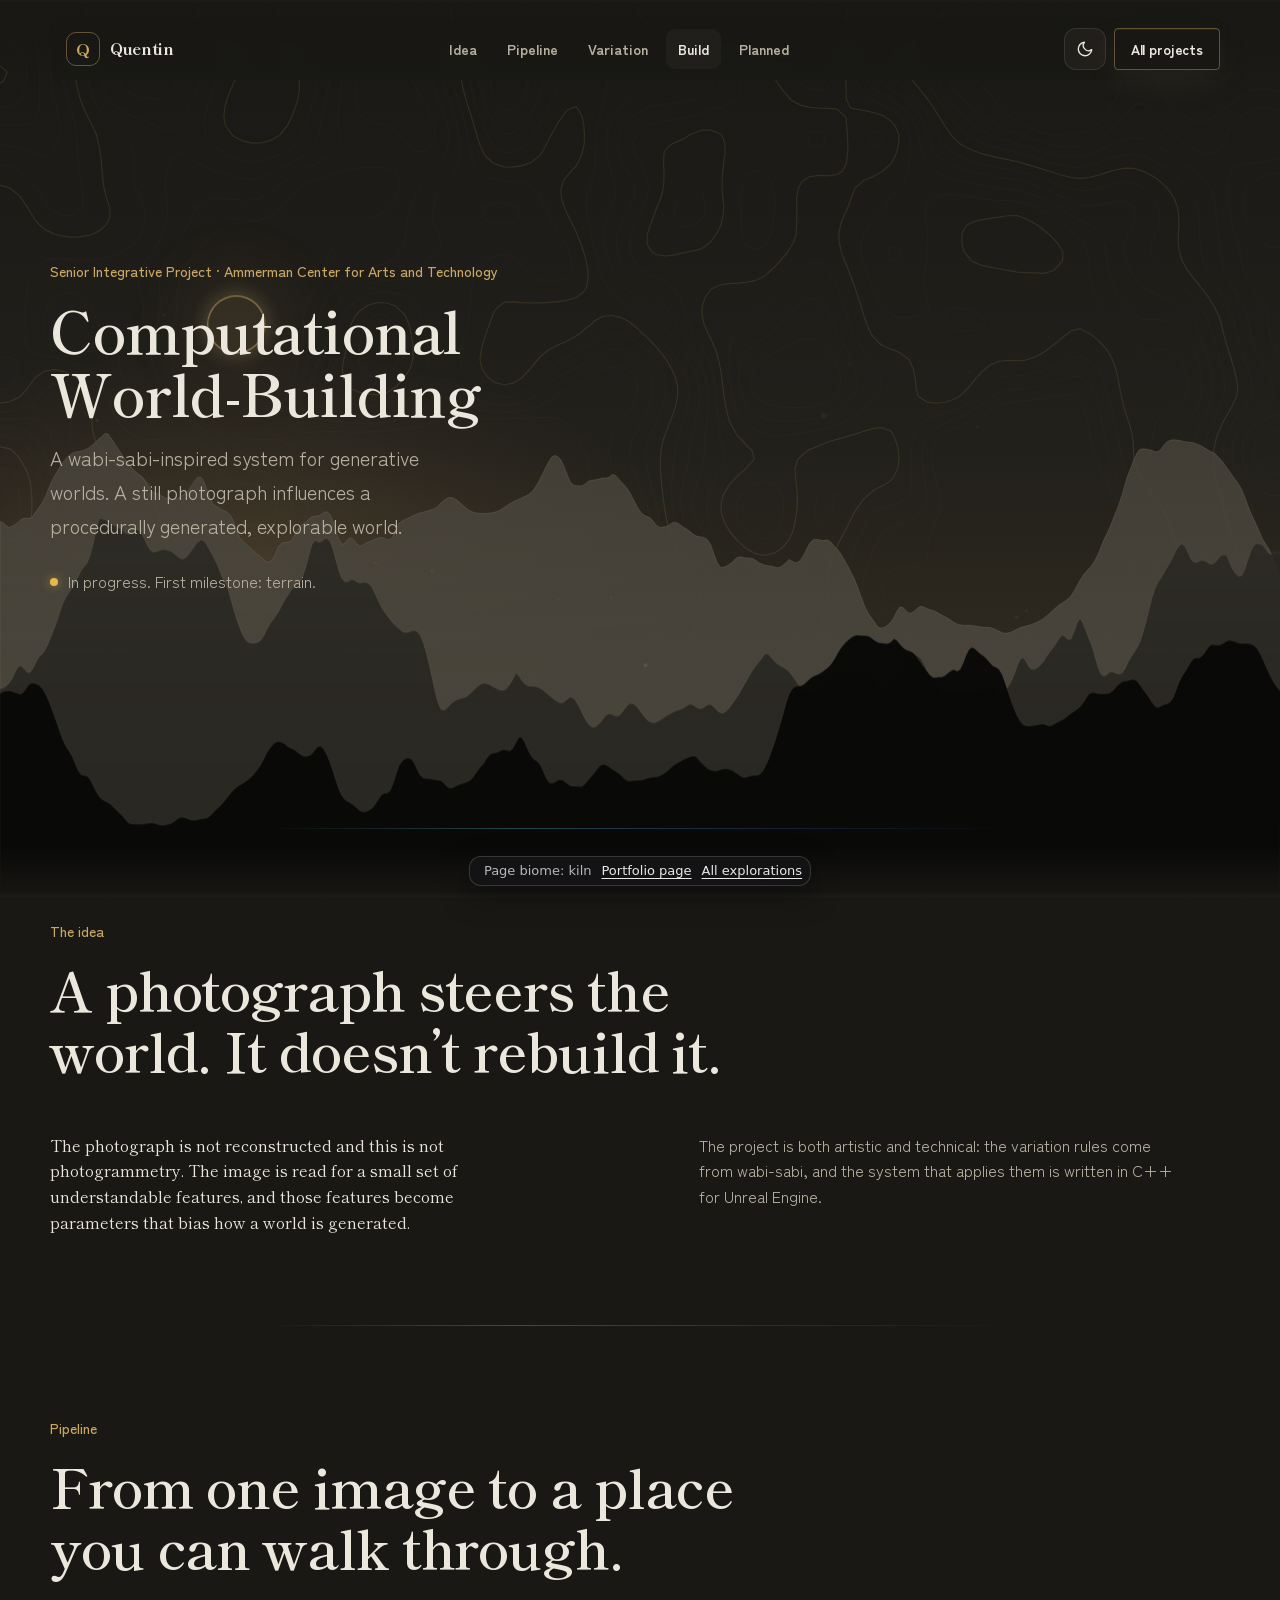
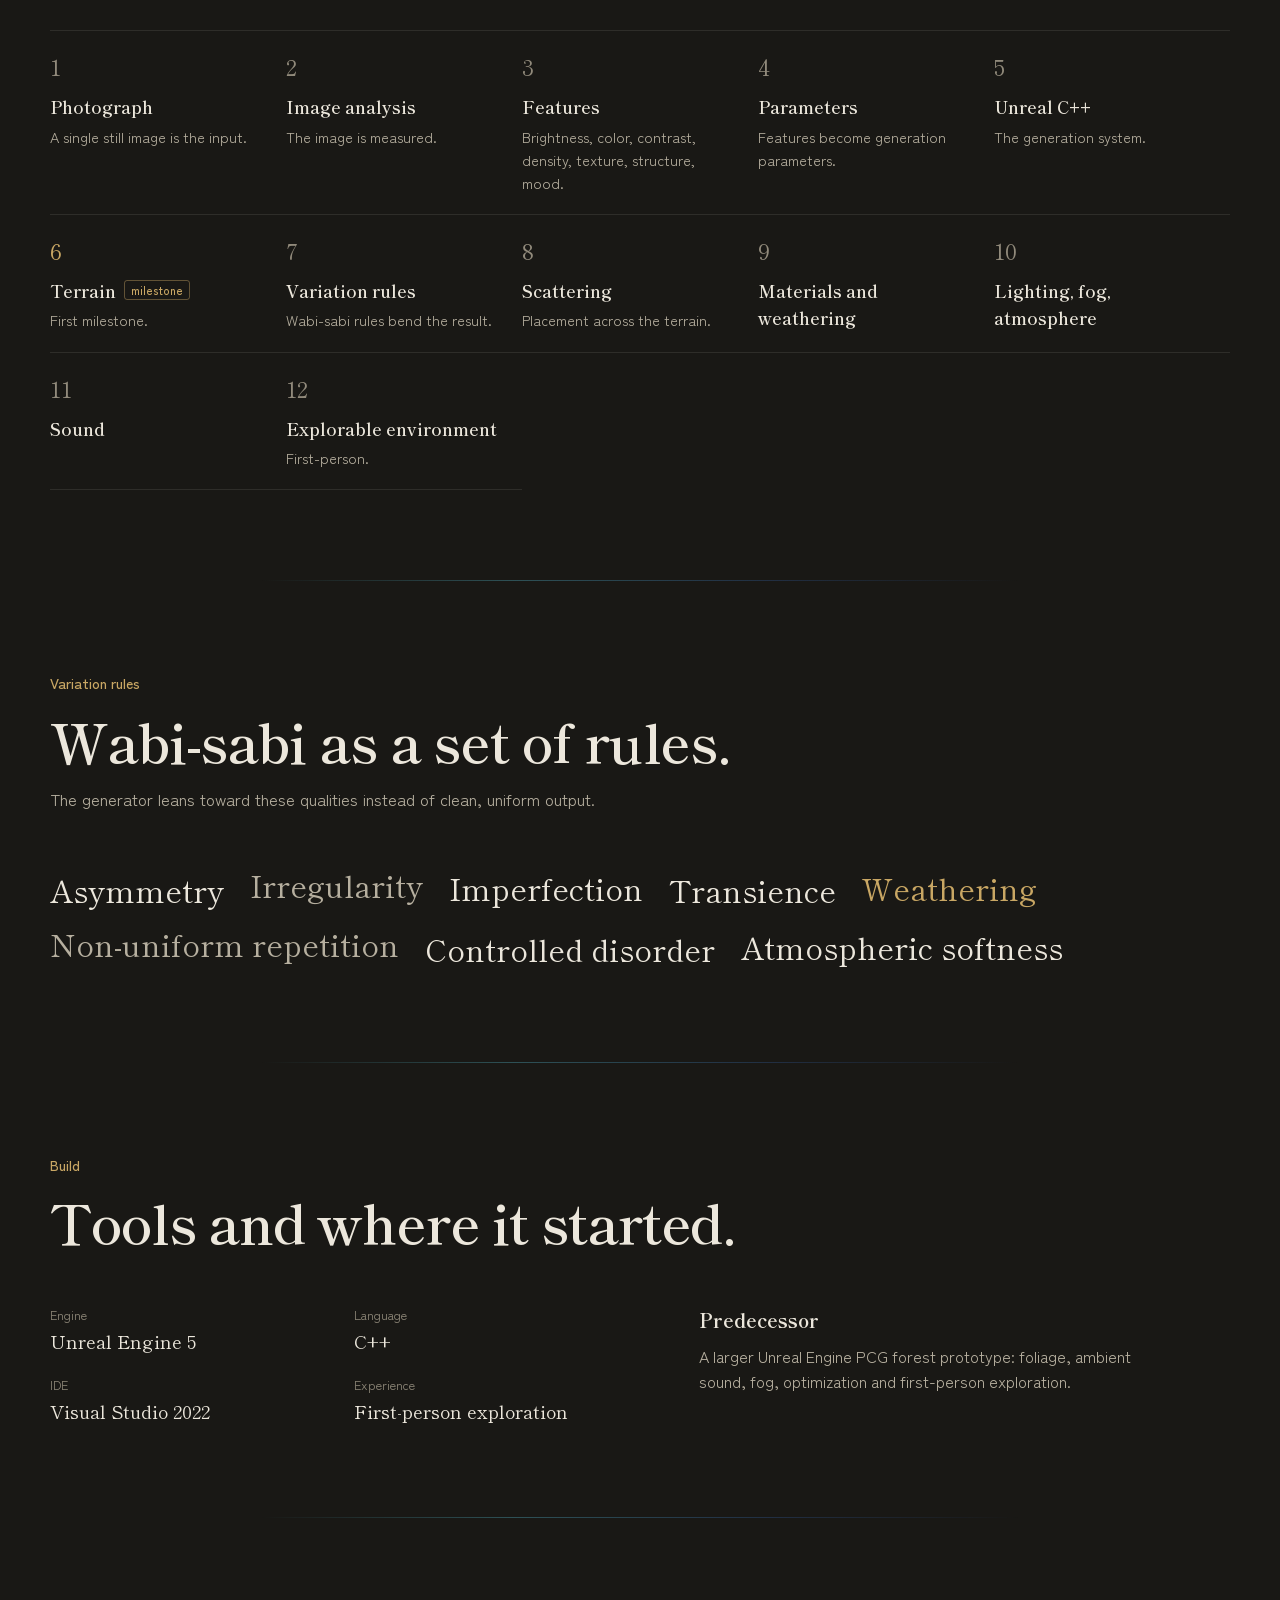
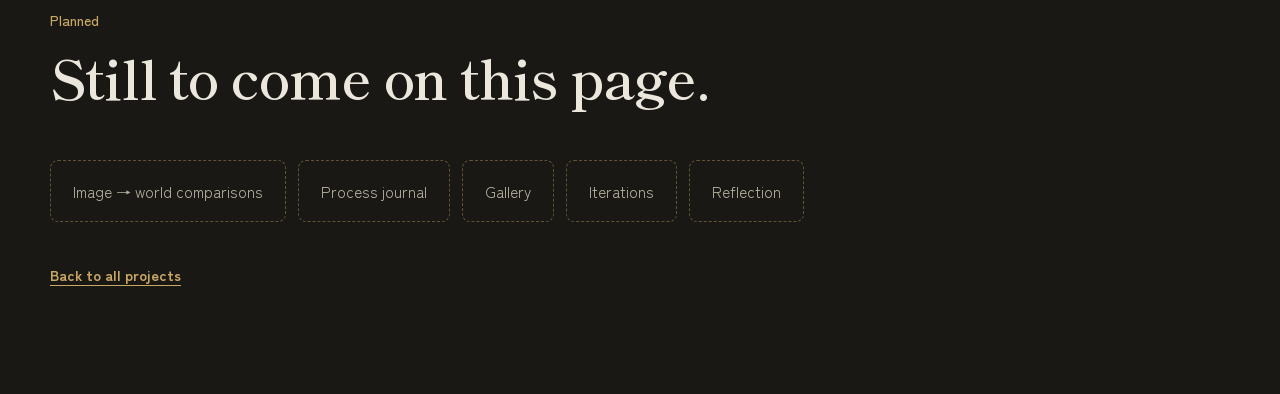
<file: explorations/v2/sip.html>
<!DOCTYPE html>
<!--
  SENIOR PROJECT PAGE (draft) — explorations/v2/sip.html
  Demonstrates a page-level biome: the page is locked to the Ridgeline style
  and sets data-page-biome="kiln", so the whole page uses the warm, Mist-like
  palette and landscape instead of the home page's cool scroll biomes.
  Content comes only from the project description in docs/HANDOFF-2026-10-03.md.
  Sections not built yet are labeled as planned.
-->
<html lang="en" data-theme="dark" data-lock-style="ridgeline" data-page-biome="kiln">
<head>
  <meta charset="UTF-8" />
  <meta name="viewport" content="width=device-width, initial-scale=1.0" />
  <meta name="robots" content="noindex" />
  <title>Computational World-Building | Quentin</title>
  <link rel="icon" type="image/svg+xml" href="../../assets/favicon.svg" />
  <link rel="preconnect" href="https://fonts.googleapis.com" />
  <link rel="preconnect" href="https://fonts.gstatic.com" crossorigin />
  <link rel="stylesheet" href="../../styles.css" />
  <link rel="stylesheet" href="../../enhancements.css" />
  <link rel="stylesheet" href="base/v2.css" />
  <link rel="stylesheet" href="base/sip.css" />
  <script src="base/style-boot.js"></script>
  <script src="base/config.js" defer></script>
  <script src="base/script.js" defer></script>
  <script src="base/landscape.js" defer></script>
  <script src="base/v2.js" defer></script>
</head>
<body data-page="sip">
  <div id="scroll-progress" aria-hidden="true"><span></span></div>
  <div id="cursor-aura" aria-hidden="true"></div>
  <canvas id="ambient-canvas" aria-hidden="true"></canvas>

  <a class="skip-link" href="#main-content">Skip to content</a>

  <header class="site-header">
    <nav class="nav-shell glass" aria-label="Senior project navigation">
      <a class="brand" href="index.html?style=ridgeline">
        <span class="brand-mark" aria-hidden="true">Q</span>
        <span>Quentin</span>
      </a>
      <button class="mobile-menu-button" type="button" aria-expanded="false" aria-controls="nav-links" aria-label="Open navigation">
        <span></span><span></span><span></span>
      </button>
      <div class="nav-links" id="nav-links">
        <a href="#idea">Idea</a>
        <a href="#pipeline">Pipeline</a>
        <a href="#variation">Variation</a>
        <a href="#build">Build</a>
        <a href="#planned">Planned</a>
      </div>
      <div class="nav-actions">
        <button class="theme-toggle" type="button" aria-label="Switch to light mode" title="Toggle theme">
          <svg class="sun-icon" viewBox="0 0 24 24" aria-hidden="true"><circle cx="12" cy="12" r="4"></circle><path d="M12 2v2M12 20v2M4.93 4.93l1.42 1.42M17.66 17.66l1.41 1.41M2 12h2M20 12h2M4.93 19.07l1.42-1.42M17.66 6.34l1.41-1.41"></path></svg>
          <svg class="moon-icon" viewBox="0 0 24 24" aria-hidden="true"><path d="M21 12.8A9 9 0 1 1 11.2 3 7 7 0 0 0 21 12.8Z"></path></svg>
        </button>
        <a class="button button-small button-secondary desktop-cta" href="index.html?style=ridgeline#projects">All projects</a>
      </div>
    </nav>
  </header>

  <main id="main-content">
    <section class="section sip-hero" id="overview">
      <span class="section-kicker">Senior Integrative Project · Ammerman Center for Arts and Technology</span>
      <h1 class="hero-title">Computational World-Building</h1>
      <p class="hero-copy">A wabi-sabi-inspired system for generative worlds. A still photograph influences a procedurally generated, explorable world.</p>
      <p class="sip-status"><span class="status-dot"></span> In progress. First milestone: terrain.</p>
    </section>

    <section class="section sip-section" id="idea">
      <div class="section-heading reveal">
        <span class="section-kicker">The idea</span>
        <h2>A photograph steers the world. It doesn’t rebuild it.</h2>
      </div>
      <div class="sip-two reveal">
        <p class="lead">The photograph is not reconstructed and this is not photogrammetry. The image is read for a small set of understandable features, and those features become parameters that bias how a world is generated.</p>
        <p>The project is both artistic and technical: the variation rules come from wabi-sabi, and the system that applies them is written in C++ for Unreal Engine.</p>
      </div>
    </section>

    <section class="section sip-section" id="pipeline">
      <div class="section-heading reveal">
        <span class="section-kicker">Pipeline</span>
        <h2>From one image to a place you can walk through.</h2>
      </div>
      <ol class="sip-steps reveal">
        <li><strong>Photograph</strong><span>A single still image is the input.</span></li>
        <li><strong>Image analysis</strong><span>The image is measured.</span></li>
        <li><strong>Features</strong><span>Brightness, color, contrast, density, texture, structure, mood.</span></li>
        <li><strong>Parameters</strong><span>Features become generation parameters.</span></li>
        <li><strong>Unreal C++</strong><span>The generation system.</span></li>
        <li class="is-milestone"><strong>Terrain</strong><span>First milestone.</span></li>
        <li><strong>Variation rules</strong><span>Wabi-sabi rules bend the result.</span></li>
        <li><strong>Scattering</strong><span>Placement across the terrain.</span></li>
        <li><strong>Materials and weathering</strong></li>
        <li><strong>Lighting, fog, atmosphere</strong></li>
        <li><strong>Sound</strong></li>
        <li><strong>Explorable environment</strong><span>First-person.</span></li>
      </ol>
    </section>

    <section class="section sip-section" id="variation">
      <div class="section-heading reveal">
        <span class="section-kicker">Variation rules</span>
        <h2>Wabi-sabi as a set of rules.</h2>
        <p>The generator leans toward these qualities instead of clean, uniform output.</p>
      </div>
      <ul class="sip-rules reveal">
        <li>Asymmetry</li><li>Irregularity</li><li>Imperfection</li><li>Transience</li>
        <li>Weathering</li><li>Non-uniform repetition</li><li>Controlled disorder</li><li>Atmospheric softness</li>
      </ul>
    </section>

    <section class="section sip-section" id="build">
      <div class="section-heading reveal">
        <span class="section-kicker">Build</span>
        <h2>Tools and where it started.</h2>
      </div>
      <div class="sip-two reveal">
        <dl class="sip-facts">
          <div><dt>Engine</dt><dd>Unreal Engine 5</dd></div>
          <div><dt>Language</dt><dd>C++</dd></div>
          <div><dt>IDE</dt><dd>Visual Studio 2022</dd></div>
          <div><dt>Experience</dt><dd>First-person exploration</dd></div>
        </dl>
        <div>
          <h3 class="sip-h3">Predecessor</h3>
          <p>A larger Unreal Engine PCG forest prototype: foliage, ambient sound, fog, optimization and first-person exploration.</p>
        </div>
      </div>
    </section>

    <section class="section sip-section" id="planned">
      <div class="section-heading reveal">
        <span class="section-kicker">Planned</span>
        <h2>Still to come on this page.</h2>
      </div>
      <div class="sip-planned reveal">
        <div class="placeholder-note">Image → world comparisons</div>
        <div class="placeholder-note">Process journal</div>
        <div class="placeholder-note">Gallery</div>
        <div class="placeholder-note">Iterations</div>
        <div class="placeholder-note">Reflection</div>
      </div>
      <p class="sip-back"><a class="card-jump" href="index.html?style=ridgeline#projects">Back to all projects</a></p>
    </section>
  </main>

  <div class="style-switcher" id="style-switcher" role="group" aria-label="Exploration navigation"></div>
</body>
</html>
</file>
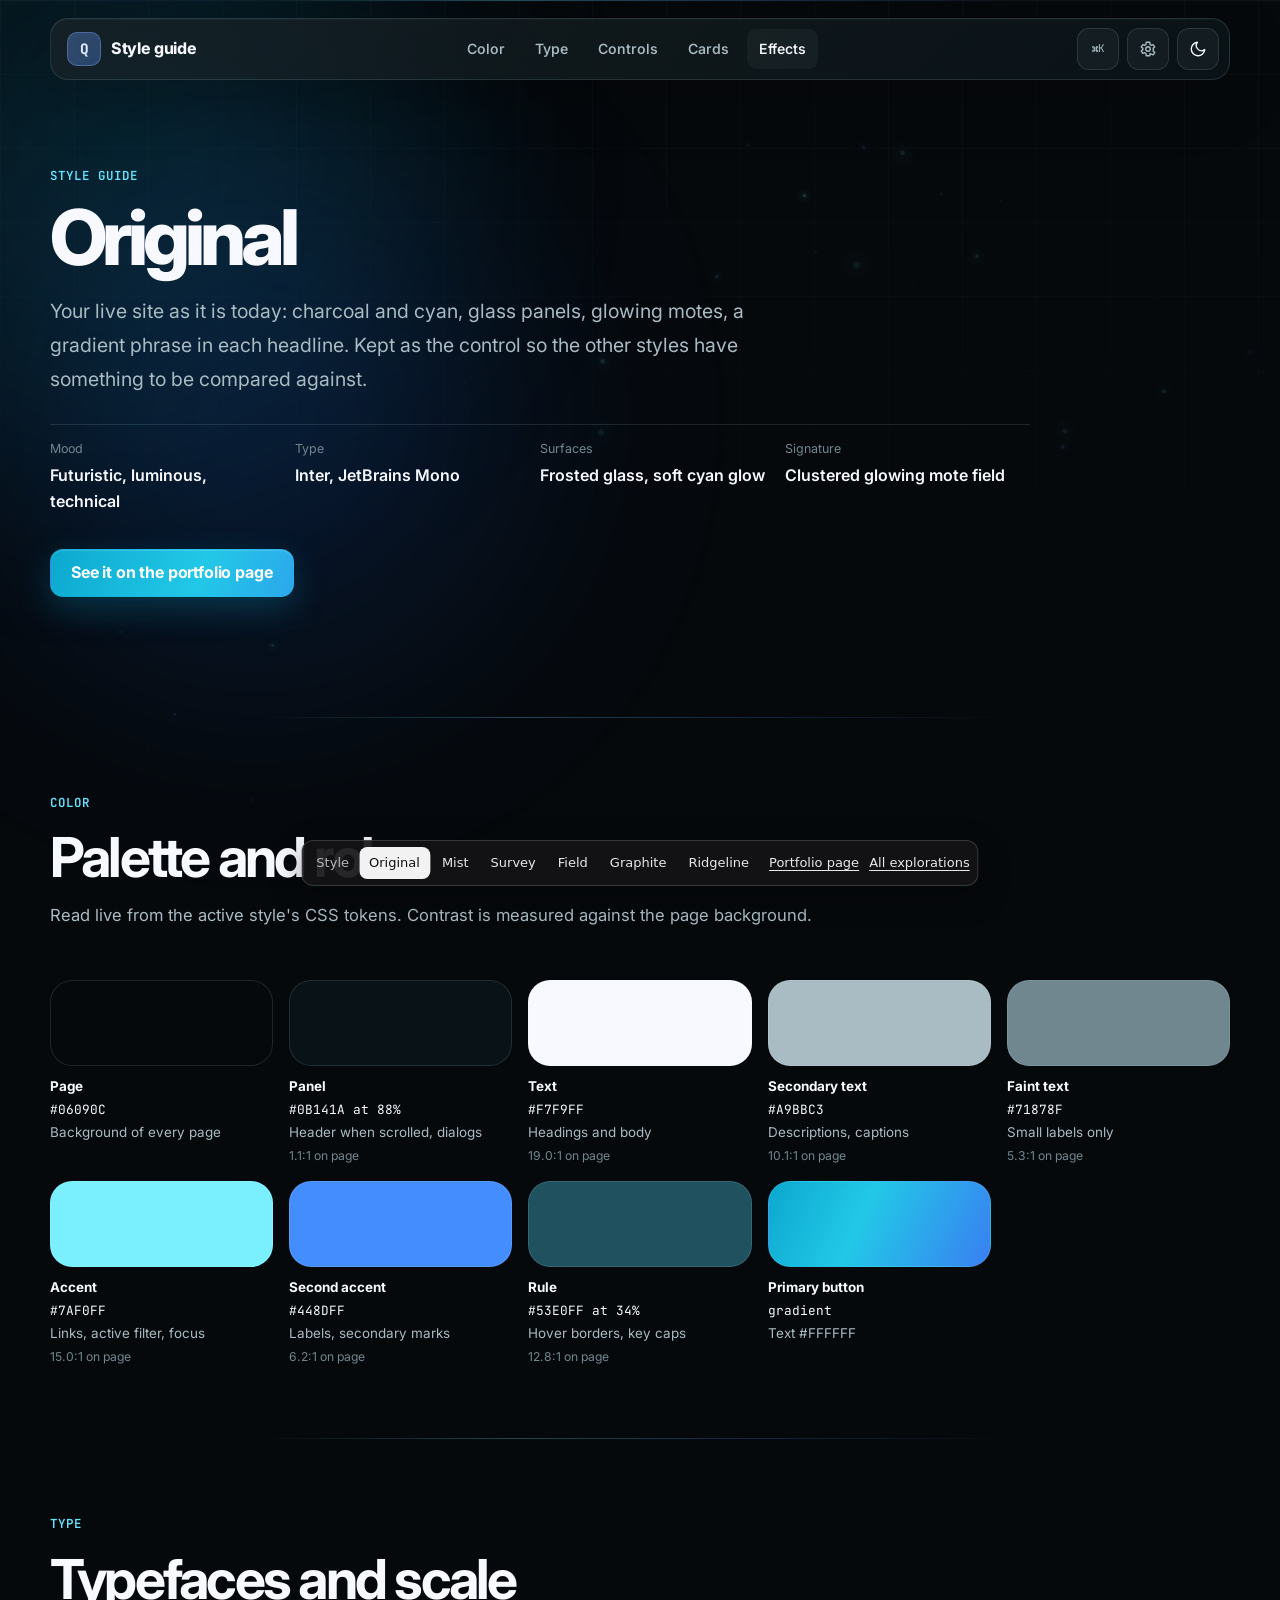
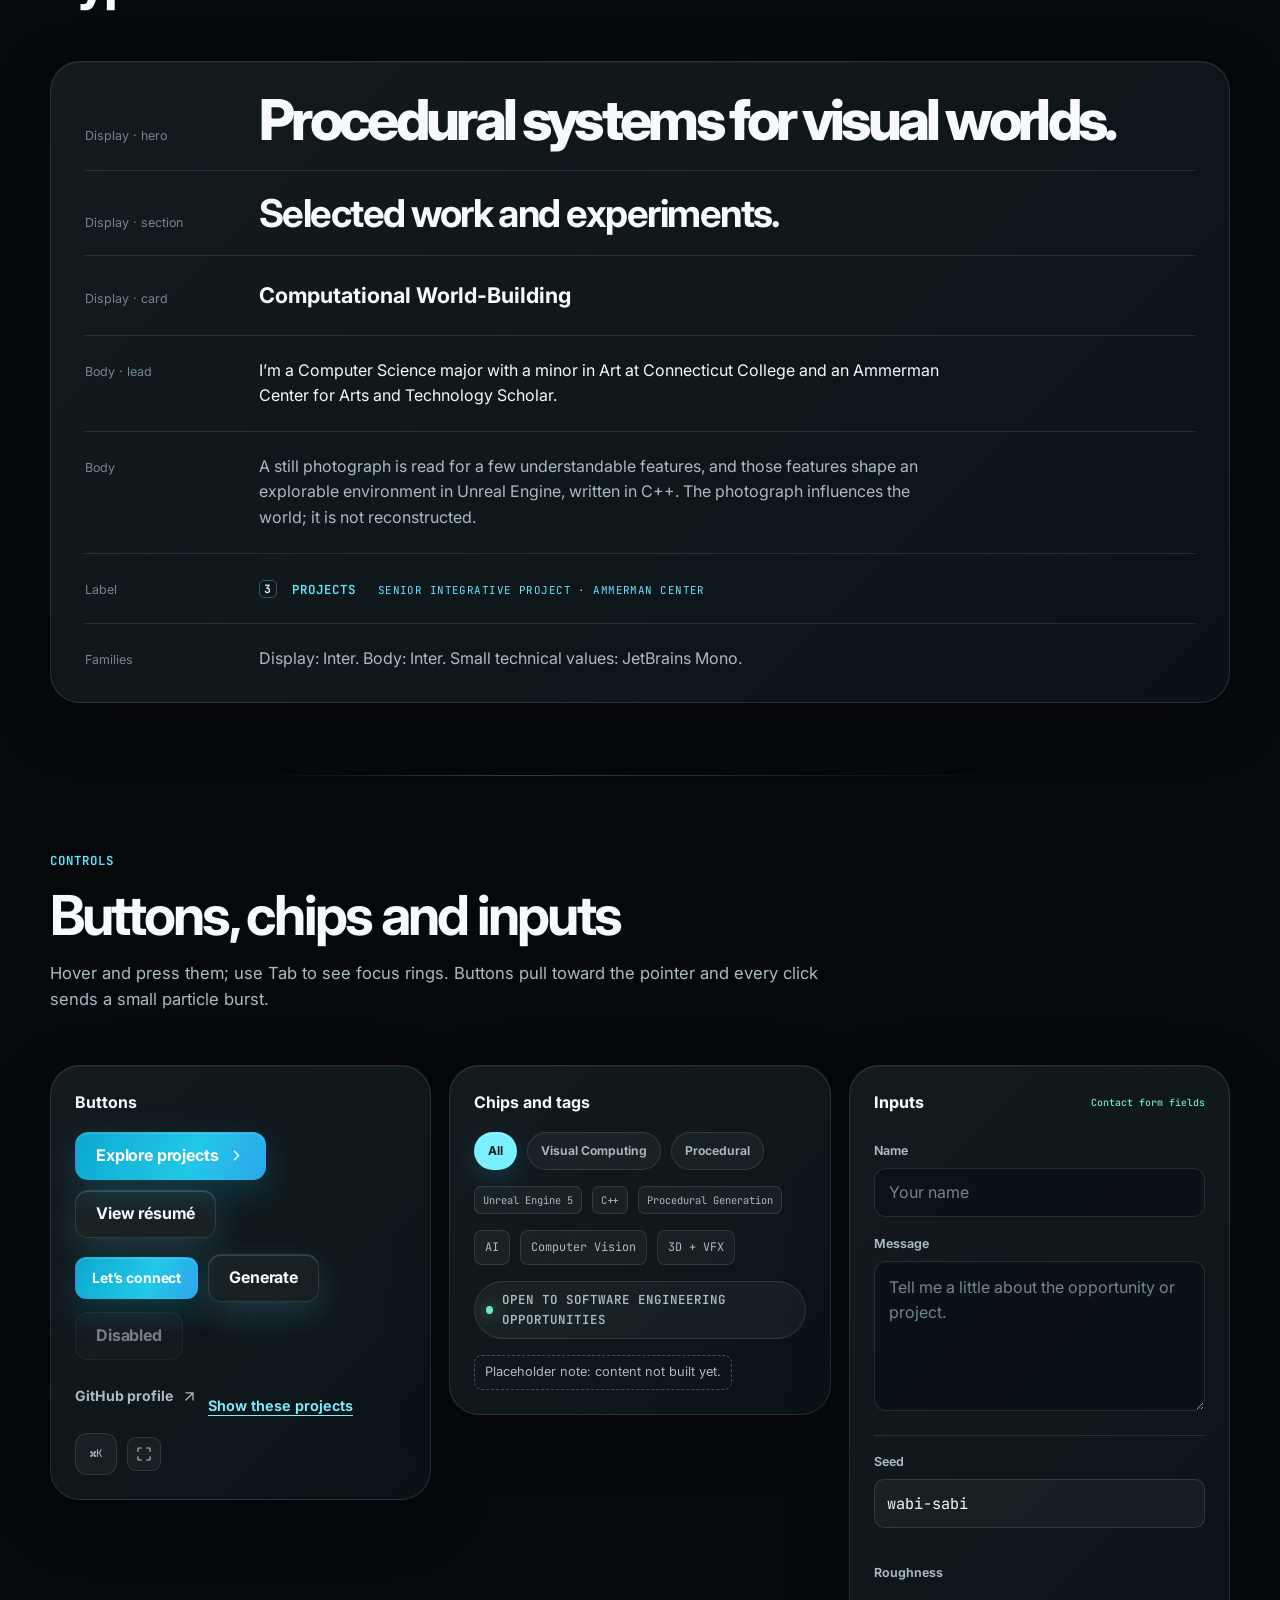
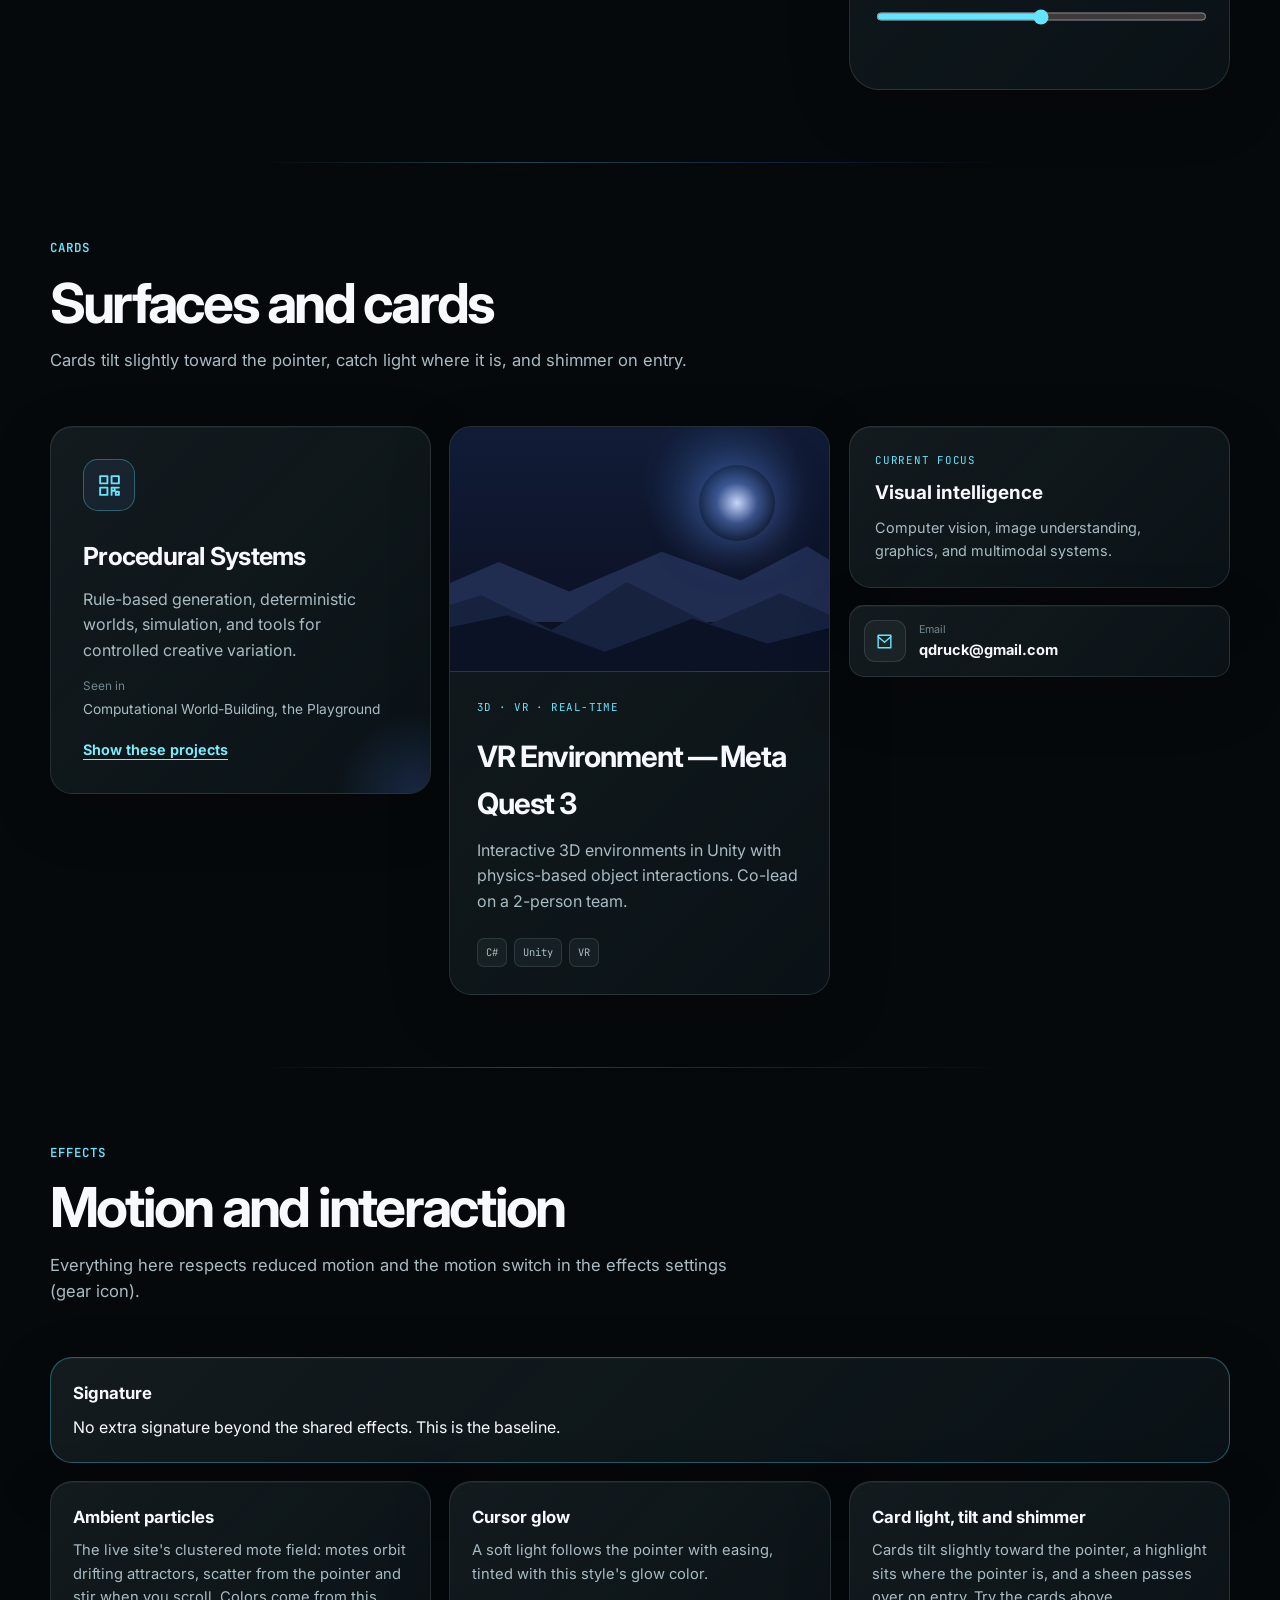
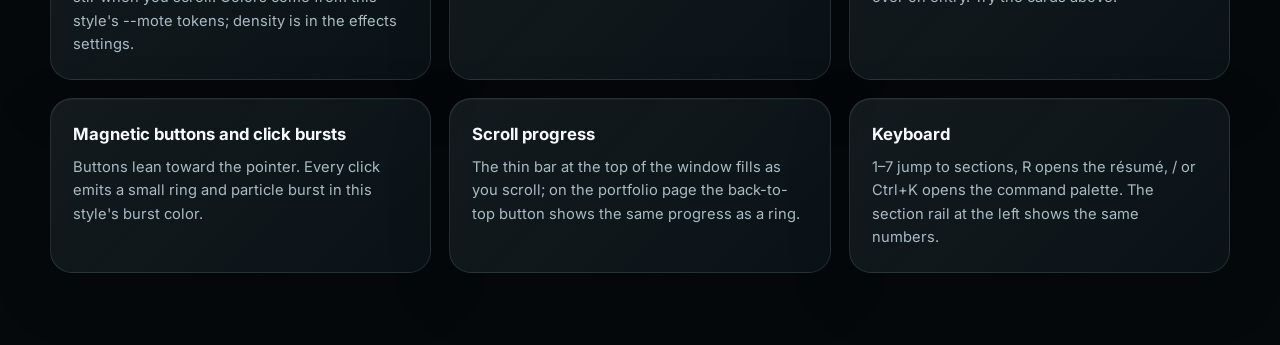
<file: explorations/v2/styleguide.html>
<!DOCTYPE html>
<!--
  STYLE GUIDE — explorations/v2/styleguide.html
  Shows one style's tokens and components using the same classes and CSS as
  the portfolio page (live styles.css + enhancements.css + base/v2.css +
  styles/<name>.css). Switch styles with the bar at the bottom.
  Swatch values are read from the active CSS, so they can't drift from it.
-->
<html lang="en" data-theme="dark">
<head>
  <meta charset="UTF-8" />
  <meta name="viewport" content="width=device-width, initial-scale=1.0" />
  <meta name="robots" content="noindex" />
  <title>Quentin | Style guide</title>
  <link rel="icon" type="image/svg+xml" href="../../assets/favicon.svg" />
  <link rel="preconnect" href="https://fonts.googleapis.com" />
  <link rel="preconnect" href="https://fonts.gstatic.com" crossorigin />
  <link href="https://fonts.googleapis.com/css2?family=Inter:wght@400;500;600;700;800&family=JetBrains+Mono:wght@400;500;600&display=swap" rel="stylesheet" />
  <link rel="stylesheet" href="../../styles.css" />
  <link rel="stylesheet" href="../../enhancements.css" />
  <link rel="stylesheet" href="base/v2.css" />
  <link rel="stylesheet" href="base/styleguide.css" />
  <script src="base/style-boot.js"></script>
  <script src="base/config.js" defer></script>
  <script src="base/script.js" defer></script>
  <script src="base/enhancements.js" defer></script>
  <script src="base/signatures.js" defer></script>
  <script src="base/landscape.js" defer></script>
  <script src="base/v2.js" defer></script>
  <script src="base/styleguide.js" defer></script>
</head>
<body data-page="styleguide">
  <div id="scroll-progress" aria-hidden="true"><span></span></div>
  <div id="cursor-aura" aria-hidden="true"></div>
  <canvas id="ambient-canvas" aria-hidden="true"></canvas>
  <canvas id="signature-canvas" aria-hidden="true"></canvas>
  <div class="background-grid" aria-hidden="true"></div>
  <div class="page-glow glow-one" aria-hidden="true"></div>
  <div class="page-glow glow-two" aria-hidden="true"></div>

  <a class="skip-link" href="#main-content">Skip to content</a>

  <header class="site-header">
    <nav class="nav-shell glass" aria-label="Style guide navigation">
      <a class="brand" href="index.html">
        <span class="brand-mark" aria-hidden="true">Q</span>
        <span>Style guide</span>
      </a>
      <div class="nav-links" id="nav-links">
        <a href="#color">Color</a>
        <a href="#type">Type</a>
        <a href="#controls">Controls</a>
        <a href="#surfaces">Cards</a>
        <a href="#effects">Effects</a>
      </div>
      <div class="nav-actions">
        <button class="nav-tool command-trigger" type="button" aria-label="Open command palette"><span>⌘K</span></button>
        <button class="nav-tool settings-trigger" type="button" aria-label="Open effects settings">
          <svg viewBox="0 0 24 24" aria-hidden="true"><circle cx="12" cy="12" r="3"></circle><path d="M19 12a7 7 0 0 0-.1-1l2-1.5-2-3.4-2.5 1a8 8 0 0 0-1.7-1L14.4 3h-4.8l-.4 3.1a8 8 0 0 0-1.7 1l-2.5-1-2 3.4L5.1 11a7 7 0 0 0 0 2L3 14.5l2 3.4 2.5-1a8 8 0 0 0 1.7 1l.4 3.1h4.8l.4-3.1a8 8 0 0 0 1.7 1l2.5 1 2-3.4-2.1-1.5a7 7 0 0 0 .1-1Z"></path></svg>
        </button>
        <button class="theme-toggle" type="button" aria-label="Switch to light mode" title="Toggle theme">
          <svg class="sun-icon" viewBox="0 0 24 24" aria-hidden="true"><circle cx="12" cy="12" r="4"></circle><path d="M12 2v2M12 20v2M4.93 4.93l1.42 1.42M17.66 17.66l1.41 1.41M2 12h2M20 12h2M4.93 19.07l1.42-1.42M17.66 6.34l1.41-1.41"></path></svg>
          <svg class="moon-icon" viewBox="0 0 24 24" aria-hidden="true"><path d="M21 12.8A9 9 0 1 1 11.2 3 7 7 0 0 0 21 12.8Z"></path></svg>
        </button>
      </div>
    </nav>
  </header>

  <main id="main-content">
    <!-- id="home" lets the hero signatures (Mist, Field) draw behind this intro -->
    <section class="section sg-intro" id="home">
      <span class="section-kicker">Style guide</span>
      <h1 class="hero-title" id="sg-name">Style</h1>
      <p class="hero-copy" id="sg-idea"></p>
      <dl class="sg-facts" id="sg-facts"></dl>
      <div class="hero-actions">
        <a class="button button-primary" id="sg-open-page" href="index.html">See it on the portfolio page</a>
      </div>
    </section>

    <section class="section" id="color">
      <div class="section-heading">
        <span class="section-kicker">Color</span>
        <h2>Palette and roles</h2>
        <p>Read live from the active style's CSS tokens. Contrast is measured against the page background.</p>
      </div>
      <div class="sg-swatches" id="sg-swatches"></div>
    </section>

    <section class="section" id="type">
      <div class="section-heading">
        <span class="section-kicker">Type</span>
        <h2>Typefaces and scale</h2>
      </div>
      <div class="sg-type glass">
        <div class="sg-type-row"><span class="sg-meta">Display · hero</span><p class="hero-title sg-hero-sample">Procedural systems for visual worlds.</p></div>
        <div class="sg-type-row"><span class="sg-meta">Display · section</span><h2 class="sg-h2">Selected work and experiments.</h2></div>
        <div class="sg-type-row"><span class="sg-meta">Display · card</span><h3 class="sg-h3">Computational World-Building</h3></div>
        <div class="sg-type-row"><span class="sg-meta">Body · lead</span><p class="lead sg-lead">I’m a Computer Science major with a minor in Art at Connecticut College and an Ammerman Center for Arts and Technology Scholar.</p></div>
        <div class="sg-type-row"><span class="sg-meta">Body</span><p class="sg-body">A still photograph is read for a few understandable features, and those features shape an explorable environment in Unreal Engine, written in C++. The photograph influences the world; it is not reconstructed.</p></div>
        <div class="sg-type-row"><span class="sg-meta">Label</span><div><span class="section-kicker"><kbd>3</kbd> Projects</span> <span class="project-type sg-inline">Senior Integrative Project · Ammerman Center</span></div></div>
        <div class="sg-type-row"><span class="sg-meta">Families</span><p class="sg-body" id="sg-fonts"></p></div>
      </div>
    </section>

    <section class="section" id="controls">
      <div class="section-heading">
        <span class="section-kicker">Controls</span>
        <h2>Buttons, chips and inputs</h2>
        <p>Hover and press them; use Tab to see focus rings. Buttons pull toward the pointer and every click sends a small particle burst.</p>
      </div>

      <div class="sg-grid">
        <div class="sg-panel glass">
          <h3 class="sg-panel-title">Buttons</h3>
          <div class="sg-row">
            <a class="button button-primary" href="#controls">Explore projects <svg viewBox="0 0 24 24" aria-hidden="true"><path d="m9 18 6-6-6-6"></path></svg></a>
            <a class="button button-secondary" href="#controls">View résumé</a>
          </div>
          <div class="sg-row">
            <a class="button button-small button-primary" href="#controls">Let’s connect</a>
            <button class="button button-secondary magnetic" type="button">Generate</button>
            <button class="button button-secondary" type="button" disabled>Disabled</button>
          </div>
          <div class="sg-row">
            <a class="text-link" href="#controls">GitHub profile <svg viewBox="0 0 24 24" aria-hidden="true"><path d="M7 17 17 7M7 7h10v10"></path></svg></a>
            <a class="card-jump" href="#controls">Show these projects</a>
          </div>
          <div class="sg-row">
            <button class="nav-tool" type="button" aria-label="Example icon button"><span>⌘K</span></button>
            <button class="project-detail-trigger" type="button" aria-label="Example expand button"><svg viewBox="0 0 24 24"><path d="M8 3H3v5M16 3h5v5M8 21H3v-5M16 21h5v-5"></path></svg></button>
          </div>
        </div>

        <div class="sg-panel glass">
          <h3 class="sg-panel-title">Chips and tags</h3>
          <div class="project-filters sg-row" id="project-filters" aria-label="Example filters">
            <button type="button" class="filter-button" data-filter="all" aria-pressed="true">All</button>
            <button type="button" class="filter-button" data-filter="visual">Visual Computing</button>
            <button type="button" class="filter-button" data-filter="procedural">Procedural</button>
          </div>
          <div class="tag-list sg-row"><span>Unreal Engine 5</span><span>C++</span><span>Procedural Generation</span></div>
          <div class="hero-meta sg-row"><span>AI</span><span>Computer Vision</span><span>3D + VFX</span></div>
          <div class="sg-row"><div class="eyebrow"><span class="status-dot"></span>Open to software engineering opportunities</div></div>
          <div class="sg-row"><span class="placeholder-note">Placeholder note: content not built yet.</span></div>
        </div>

        <form class="contact-form glass sg-panel" onsubmit="return false">
          <div class="form-heading"><span>Inputs</span><span class="form-status">Contact form fields</span></div>
          <label><span>Name</span><input type="text" placeholder="Your name" /></label>
          <label><span>Message</span><textarea rows="3" placeholder="Tell me a little about the opportunity or project."></textarea></label>
          <div class="terrain-controls sg-terrain-controls">
            <label class="terrain-field"><span>Seed</span><input type="text" value="wabi-sabi" /></label>
            <label class="terrain-range"><span>Roughness</span><input type="range" min="0" max="10" value="5" /></label>
          </div>
        </form>
      </div>
    </section>

    <section class="section" id="surfaces">
      <div class="section-heading">
        <span class="section-kicker">Cards</span>
        <h2>Surfaces and cards</h2>
        <p>Cards tilt slightly toward the pointer, catch light where it is, and shimmer on entry.</p>
      </div>
      <div class="sg-cards">
        <article class="expertise-card glass">
          <div class="expertise-icon" aria-hidden="true"><svg viewBox="0 0 24 24"><path d="M3 3h7v7H3zM14 3h7v7h-7zM3 14h7v7H3z"></path><path d="M14 14h3v3h-3zM18 18h3v3h-3zM18 14h3M14 18v3"></path></svg></div>
          <h3>Procedural Systems</h3>
          <p>Rule-based generation, deterministic worlds, simulation, and tools for controlled creative variation.</p>
          <p class="seen-in"><span>Seen in</span> Computational World-Building, the Playground</p>
          <a class="card-jump" href="index.html#projects">Show these projects</a>
        </article>
        <article class="project-card glass">
          <div class="project-visual visual-world" aria-hidden="true">
            <div class="terrain terrain-back"></div><div class="terrain terrain-mid"></div><div class="terrain terrain-front"></div><div class="world-sun"></div>
          </div>
          <div class="project-body">
            <div class="project-topline"><span class="project-type">3D · VR · Real-Time</span></div>
            <h3>VR Environment — Meta Quest 3</h3>
            <p>Interactive 3D environments in Unity with physics-based object interactions. Co-lead on a 2-person team.</p>
            <div class="tag-list"><span>C#</span><span>Unity</span><span>VR</span></div>
          </div>
        </article>
        <div class="sg-stack">
          <article class="fact-card glass">
            <span class="fact-label">Current focus</span>
            <strong>Visual intelligence</strong>
            <p>Computer vision, image understanding, graphics, and multimodal systems.</p>
          </article>
          <a class="contact-link glass" href="mailto:qdruck@gmail.com">
            <span class="contact-icon" aria-hidden="true"><svg viewBox="0 0 24 24"><path d="M4 4h16v16H4z"></path><path d="m4 6 8 7 8-7"></path></svg></span>
            <span><small>Email</small><strong>qdruck@gmail.com</strong></span>
          </a>
        </div>
      </div>
    </section>

    <section class="section" id="effects">
      <div class="section-heading">
        <span class="section-kicker">Effects</span>
        <h2>Motion and interaction</h2>
        <p>Everything here respects reduced motion and the motion switch in the effects settings (gear icon).</p>
      </div>
      <div class="sg-effects" id="sg-effects"></div>
    </section>
  </main>

  <dialog class="command-dialog" id="command-dialog" aria-labelledby="command-title">
    <div class="dialog-shell command-shell">
      <div class="command-search">
        <span aria-hidden="true">⌕</span>
        <label class="sr-only" for="command-input">Search commands</label>
        <input id="command-input" type="search" placeholder="Go to a section or run a command…" />
        <kbd>Esc</kbd>
      </div>
      <h2 id="command-title" class="sr-only">Command palette</h2>
      <div id="command-results" class="command-results" role="listbox"></div>
    </div>
  </dialog>

  <dialog class="settings-dialog" id="settings-dialog" aria-labelledby="settings-title">
    <div class="dialog-shell settings-shell">
      <header>
        <div>
          <span class="section-kicker">Preferences</span>
          <h2 id="settings-title">Display effects</h2>
        </div>
        <button class="dialog-close" type="button" data-close-dialog aria-label="Close settings">×</button>
      </header>
      <div class="settings-group">
        <label class="setting-switch" for="effects-toggle">
          <span class="setting-copy"><strong>Motion effects</strong><small>Controls moving motes, shimmer, card tilt, cursor glow, and other decorative animation.</small></span>
          <span class="switch-control">
            <input id="effects-toggle" type="checkbox" role="switch" aria-describedby="effects-status" checked />
            <span class="switch-track" aria-hidden="true"><span class="switch-thumb"></span></span>
          </span>
        </label>
        <p class="setting-status" id="effects-status" aria-live="polite">Motion effects are enabled.</p>
      </div>
      <div class="settings-group density-group" id="density-group">
        <label class="range-setting" for="particle-density">
          <span class="setting-copy"><strong>Particle density</strong><small>Adjust the number of background motes.</small></span>
          <span class="range-control">
            <input id="particle-density" type="range" min="0" max="100" step="10" value="70" />
            <output id="particle-density-value" for="particle-density">70%</output>
          </span>
        </label>
      </div>
      <div class="settings-actions">
        <button class="button button-secondary settings-reset" id="settings-reset" type="button">Restore defaults</button>
      </div>
    </div>
  </dialog>

  <div class="style-switcher" id="style-switcher" role="group" aria-label="Style exploration"></div>
</body>
</html>
</file>
<file: styles.css>
/*
===============================================================================
BASE VISUAL SYSTEM — styles.css
===============================================================================

I use this stylesheet for the original portfolio design and layout.

It contains:
- design tokens and dark/light themes
- element reset and typography defaults
- fixed atmospheric background layers
- accessibility helpers
- glass surfaces and navigation
- reusable buttons and section layout
- hero artwork
- About, Expertise, Projects, Résumé, and Contact layouts
- original responsive breakpoints
- original interaction layers added before the later enhancement pass

enhancements.css loads after this file. When both files target the same element,
normal CSS cascade and specificity rules decide the final result. The intent is:
- styles.css defines the durable base.
- enhancements.css defines the optional feature additions.

Most colors, shadows, radii, and layout widths come from custom properties in
:root. Changing a token updates many components at once.
*/

/*
TABLE OF CONTENTS
01. Theme tokens
02. Document reset and shared element behavior
03. Atmospheric background and accessibility
04. Glass shell, header, and navigation
05. Buttons and global section layout
06. Hero and visual-computing artwork
07. Shared section headings
08. About
09. Expertise
10. Projects and CSS-generated project illustrations
11. Résumé summary
12. Contact form
13. Footer and reveal system
14. Responsive/reduced-motion rules
15. Immersive interaction layer
*/

/* --------------------------------------------------------------------------
   01. THEME TOKENS

   The default values describe the dark charcoal/cyan theme. Components use
   var(--token-name) rather than repeating raw values. --max controls the main
   content width; --header-height is reused by scroll-padding and layout.
   -------------------------------------------------------------------------- */
:root {
  --bg: #06090c;
  --surface: rgba(10, 18, 23, 0.68);
  --surface-strong: rgba(11, 20, 26, 0.88);
  --surface-soft: rgba(219, 249, 255, 0.045);
  --text: #f7f9ff;
  --text-soft: #a9bbc3;
  --text-faint: #71878f;
  --line: rgba(193, 241, 255, 0.12);
  --line-bright: rgba(83, 224, 255, 0.34);
  --blue: #64e5ff;
  --blue-strong: #17b9e3;
  --violet: #448dff;
  --cyan: #7af0ff;
  --green: #72e7bd;
  --shadow: 0 24px 80px rgba(0, 0, 0, 0.34);
  --shadow-soft: 0 18px 60px rgba(0, 0, 0, 0.22);
  --radius-md: 22px;
  --radius-lg: 30px;
  --max: 1180px;
  --header-height: 86px;
  color-scheme: dark;
}

/*
  Light-theme overrides:
  script.js changes the root data-theme attribute. Only variables that need a
  different light value are redefined, while component rules remain shared.
*/
html[data-theme="light"] {
  --bg: #f5f7fc;
  --surface: rgba(255, 255, 255, 0.70);
  --surface-strong: rgba(255, 255, 255, 0.90);
  --surface-soft: rgba(33, 51, 91, 0.045);
  --text: #101624;
  --text-soft: #4d5870;
  --text-faint: #6e7890;
  --line: rgba(25, 45, 85, 0.12);
  --line-bright: rgba(61, 124, 255, 0.24);
  --shadow: 0 24px 80px rgba(40, 61, 110, 0.14);
  --shadow-soft: 0 18px 60px rgba(40, 61, 110, 0.10);
  color-scheme: light;
}

/* --------------------------------------------------------------------------
   02. DOCUMENT RESET AND SHARED ELEMENT BEHAVIOR

   box-sizing:border-box makes declared widths include padding and borders.
   The remaining selectors establish predictable typography, links, controls,
   SVG stroke behavior, and smooth anchor scrolling.
   -------------------------------------------------------------------------- */
* {
  box-sizing: border-box;
}

html {
  scroll-behavior: smooth;
  scroll-padding-top: calc(var(--header-height) + 24px);
}

body {
  margin: 0;
  min-width: 320px;
  overflow-x: hidden;
  background: var(--bg);
  color: var(--text);
  font-family: "Inter", system-ui, -apple-system, BlinkMacSystemFont, "Segoe UI", sans-serif;
  line-height: 1.6;
  transition: background-color 280ms ease, color 280ms ease;
}

body.menu-open {
  overflow: hidden;
}

::selection {
  background: rgba(109, 168, 255, 0.28);
  color: var(--text);
}

a {
  color: inherit;
  text-decoration: none;
}

button,
input,
textarea {
  font: inherit;
}

button {
  color: inherit;
}

img,
svg {
  display: block;
}

svg {
  fill: none;
  stroke: currentColor;
  stroke-width: 1.8;
  stroke-linecap: round;
  stroke-linejoin: round;
}

/* --------------------------------------------------------------------------
   03. ATMOSPHERIC BACKGROUND

   These layers are fixed to the viewport and ignore pointer input. Negative
   z-index values place them behind the document content. The canvas is painted
   by script.js; the grid and glows are CSS-only.
   -------------------------------------------------------------------------- */
#ambient-canvas,
.background-grid,
.page-glow {
  position: fixed;
  inset: 0;
  pointer-events: none;
}

#ambient-canvas {
  z-index: -4;
  width: 100%;
  height: 100%;
  opacity: 0.65;
}

.background-grid {
  z-index: -3;
  background-image:
    linear-gradient(rgba(120, 150, 220, 0.045) 1px, transparent 1px),
    linear-gradient(90deg, rgba(120, 150, 220, 0.045) 1px, transparent 1px);
  background-size: 74px 74px;
  mask-image: linear-gradient(to bottom, black, transparent 78%);
}

.page-glow {
  z-index: -2;
  filter: blur(125px);
  opacity: 0.18;
  will-change: transform;
  border-radius: 50%;
}

.glow-one {
  width: 44vw;
  height: 44vw;
  top: -10vw;
  left: -12vw;
  background: #0f8daf;
  animation: drift-one 16s ease-in-out infinite alternate;
}

.glow-two {
  width: 40vw;
  height: 40vw;
  right: -12vw;
  top: 18vh;
  background: #155fd4;
  animation: drift-two 18s ease-in-out infinite alternate;
}

@keyframes drift-one {
  to { transform: translate(12vw, 12vh) scale(1.15); }
}

@keyframes drift-two {
  to { transform: translate(-12vw, 10vh) scale(0.9); }
}

/*
  Keyboard accessibility:
  The skip link starts outside the viewport and moves into view on focus.
*/
.skip-link {
  position: fixed;
  top: 12px;
  left: 12px;
  z-index: 1000;
  transform: translateY(-160%);
  padding: 10px 14px;
  border-radius: 10px;
  background: var(--text);
  color: var(--bg);
  font-weight: 700;
  transition: transform 180ms ease;
}

.skip-link:focus {
  transform: translateY(0);
}

/* --------------------------------------------------------------------------
   04. GLASS SURFACES, HEADER, AND NAVIGATION

   .glass is a reusable visual primitive: translucent fill, subtle border,
   backdrop blur, and shadow. It is applied to navigation, cards, panels,
   dialogs, and form surfaces throughout the document.
   -------------------------------------------------------------------------- */
.glass {
  border: 1px solid var(--line);
  background: linear-gradient(135deg, rgba(255, 255, 255, 0.065), rgba(255, 255, 255, 0.025)), var(--surface);
  box-shadow: var(--shadow-soft);
  backdrop-filter: blur(22px);
  -webkit-backdrop-filter: blur(22px);
}

/*
  Fixed header:
  The header itself spans the viewport while .nav-shell limits the visible bar
  to the same maximum width as the page content.
*/
.site-header {
  position: fixed;
  z-index: 100;
  top: 0;
  left: 0;
  width: 100%;
  padding: 18px 22px;
}

.nav-shell {
  width: min(var(--max), calc(100% - 8px));
  min-height: 62px;
  margin: 0 auto;
  padding: 8px 10px 8px 16px;
  display: flex;
  align-items: center;
  gap: 24px;
  border-radius: 18px;
  transition: background 220ms ease, border-color 220ms ease, transform 220ms ease;
}

.site-header.scrolled .nav-shell {
  background: var(--surface-strong);
  border-color: var(--line-bright);
}

.brand {
  display: inline-flex;
  align-items: center;
  gap: 10px;
  font-weight: 750;
  letter-spacing: -0.02em;
  white-space: nowrap;
}

.brand-mark {
  width: 34px;
  height: 34px;
  display: grid;
  place-items: center;
  border: 1px solid rgba(130, 172, 255, 0.38);
  border-radius: 10px;
  background:
    linear-gradient(135deg, rgba(109, 168, 255, 0.24), rgba(68, 141, 255, 0.24)),
    rgba(255, 255, 255, 0.04);
  color: #dfeaff;
  font-family: "JetBrains Mono", monospace;
  font-size: 0.9rem;
  box-shadow: inset 0 0 28px rgba(88, 132, 255, 0.12);
}

html[data-theme="light"] .brand-mark {
  color: #254c9e;
}

.nav-links {
  display: flex;
  align-items: center;
  justify-content: center;
  gap: 6px;
  margin: 0 auto;
}

.nav-links a {
  padding: 9px 12px;
  border-radius: 9px;
  color: var(--text-soft);
  font-size: 0.88rem;
  font-weight: 550;
  transition: color 180ms ease, background 180ms ease;
}

.nav-links a:hover,
.nav-links a.active {
  color: var(--text);
  background: var(--surface-soft);
}

.nav-actions {
  display: flex;
  align-items: center;
  gap: 8px;
}

.theme-toggle,
.mobile-menu-button {
  border: 0;
  background: transparent;
  cursor: pointer;
}

.theme-toggle {
  width: 42px;
  height: 42px;
  display: grid;
  place-items: center;
  border: 1px solid var(--line);
  border-radius: 12px;
  background: var(--surface-soft);
  transition: transform 180ms ease, border-color 180ms ease, background 180ms ease;
}

.theme-toggle:hover {
  transform: translateY(-2px);
  border-color: var(--line-bright);
}

.theme-toggle svg {
  width: 18px;
  height: 18px;
}

html[data-theme="dark"] .sun-icon {
  display: none;
}

html[data-theme="light"] .moon-icon {
  display: none;
}

.mobile-menu-button {
  display: none;
  width: 44px;
  height: 44px;
  margin-left: auto;
  padding: 10px;
  border-radius: 12px;
}

.mobile-menu-button span {
  display: block;
  width: 100%;
  height: 2px;
  margin: 5px 0;
  border-radius: 99px;
  background: currentColor;
  transition: transform 180ms ease, opacity 180ms ease;
}

/* --------------------------------------------------------------------------
   05. BUTTONS AND GLOBAL SECTION LAYOUT

   .button supplies shared geometry and interaction timing. Modifier classes
   choose primary/secondary treatment, compact sizing, or full width.
   -------------------------------------------------------------------------- */
.button {
  min-height: 48px;
  padding: 0 20px;
  display: inline-flex;
  align-items: center;
  justify-content: center;
  gap: 10px;
  border: 1px solid transparent;
  border-radius: 13px;
  cursor: pointer;
  font-weight: 700;
  letter-spacing: -0.01em;
  transition: transform 180ms ease, box-shadow 180ms ease, border-color 180ms ease, background 180ms ease;
}

.button svg,
.text-link svg {
  width: 17px;
  height: 17px;
}

.button:hover {
  transform: translateY(-3px);
}

.button-primary {
  background: linear-gradient(135deg, var(--blue-strong), var(--violet));
  color: #ffffff;
  box-shadow: 0 12px 34px rgba(61, 124, 255, 0.28);
}

.button-primary:hover {
  box-shadow: 0 16px 42px rgba(61, 124, 255, 0.38);
}

.button-secondary {
  border-color: var(--line);
  background: var(--surface-soft);
  color: var(--text);
}

.button-secondary:hover {
  border-color: var(--line-bright);
  background: rgba(109, 168, 255, 0.09);
}

.button-small {
  min-height: 42px;
  padding: 0 16px;
  border-radius: 11px;
  font-size: 0.87rem;
}

.button-full {
  width: 100%;
}

/*
  Section container:
  Every major section shares the same max width and vertical rhythm. The
  .section-narrow variant is used when long lines would otherwise become too
  wide for comfortable reading.
*/
.section {
  width: min(var(--max), calc(100% - 44px));
  margin: 0 auto;
  padding: 120px 0;
}

.section-narrow {
  width: min(1050px, calc(100% - 44px));
}

/* --------------------------------------------------------------------------
   06. HERO AND VISUAL-COMPUTING ARTWORK

   The hero is a two-column grid at desktop sizes. The right column is entirely
   built from HTML/CSS shapes: code window, scan panel, orbits, labels, and
   metrics. Responsive rules later collapse this to one column.
   -------------------------------------------------------------------------- */
.hero {
  position: relative;
  min-height: 100vh;
  padding-top: calc(var(--header-height) + 90px);
  display: grid;
  grid-template-columns: minmax(0, 1.05fr) minmax(390px, 0.95fr);
  align-items: center;
  gap: clamp(48px, 7vw, 92px);
}

.hero-content {
  position: relative;
  z-index: 2;
}

.eyebrow,
.section-kicker {
  font-family: "JetBrains Mono", monospace;
  font-size: 0.78rem;
  font-weight: 600;
  letter-spacing: 0.08em;
  text-transform: uppercase;
}

.eyebrow {
  width: fit-content;
  padding: 8px 11px;
  display: inline-flex;
  align-items: center;
  gap: 9px;
  border: 1px solid var(--line);
  border-radius: 999px;
  background: var(--surface-soft);
  color: var(--text-soft);
}

.status-dot {
  width: 8px;
  height: 8px;
  border-radius: 50%;
  background: var(--green);
  box-shadow: 0 0 16px rgba(97, 231, 167, 0.72);
}

.hero-title {
  max-width: 760px;
  margin: 28px 0 22px;
  font-size: clamp(3rem, 6vw, 5.8rem);
  line-height: 0.99;
  letter-spacing: -0.065em;
  font-weight: 800;
}

.gradient-text {
  background: linear-gradient(110deg, #f3f7ff 5%, var(--blue) 42%, #66cfff 78%, #f4f7ff);
  background-size: 180% 100%;
  -webkit-background-clip: text;
  background-clip: text;
  color: transparent;
  animation: gradient-shift 7s ease-in-out infinite alternate;
}

html[data-theme="light"] .gradient-text {
  background-image: linear-gradient(110deg, #172033 5%, #2c67e7 42%, #7a42e8 78%, #172033);
}

@keyframes gradient-shift {
  to { background-position: 100% 0; }
}

.hero-copy {
  max-width: 690px;
  margin: 0;
  color: var(--text-soft);
  font-size: clamp(1.05rem, 1.6vw, 1.22rem);
  line-height: 1.75;
}

.hero-actions {
  margin-top: 34px;
  display: flex;
  flex-wrap: wrap;
  gap: 12px;
}

.hero-meta {
  margin-top: 36px;
  display: flex;
  flex-wrap: wrap;
  gap: 9px;
}

.hero-meta span,
.tag-list span {
  border: 1px solid var(--line);
  background: var(--surface-soft);
  color: var(--text-soft);
  font-family: "JetBrains Mono", monospace;
}

.hero-meta span {
  padding: 7px 10px;
  border-radius: 8px;
  font-size: 0.74rem;
}

.hero-visual {
  position: relative;
}

/*
  Perspective container:
  The slight default rotation adds depth. Pointer hover levels the panel and
  the pseudo-element supplies a slow rotating atmospheric gradient.
*/
.visual-shell {
  position: relative;
  min-height: 570px;
  padding: 18px;
  overflow: hidden;
  border-radius: var(--radius-lg);
  transform: perspective(1400px) rotateY(-3deg) rotateX(1deg);
  transition: transform 300ms ease;
}

.visual-shell:hover {
  transform: perspective(1400px) rotateY(0deg) rotateX(0deg) translateY(-6px);
}

.visual-shell::before {
  content: "";
  position: absolute;
  inset: -45%;
  background: conic-gradient(from 180deg, transparent, rgba(109, 168, 255, 0.14), transparent, rgba(68, 141, 255, 0.14), transparent);
  animation: shell-spin 18s linear infinite;
}

@keyframes shell-spin {
  to { transform: rotate(360deg); }
}

.code-window,
.vision-panel {
  position: relative;
  z-index: 1;
  border: 1px solid var(--line);
  border-radius: 18px;
  background: rgba(6, 10, 20, 0.76);
  box-shadow: inset 0 1px 0 rgba(255, 255, 255, 0.04);
}

html[data-theme="light"] .code-window,
html[data-theme="light"] .vision-panel {
  background: rgba(247, 249, 255, 0.84);
}

.code-window {
  overflow: hidden;
}

.window-bar {
  min-height: 45px;
  padding: 0 14px;
  display: grid;
  grid-template-columns: 1fr auto 1fr;
  align-items: center;
  border-bottom: 1px solid var(--line);
  color: var(--text-faint);
  font-family: "JetBrains Mono", monospace;
  font-size: 0.67rem;
}

.window-dots {
  display: flex;
  gap: 6px;
}

.window-dots i {
  width: 8px;
  height: 8px;
  border-radius: 50%;
  background: #ff6b6b;
}

.window-dots i:nth-child(2) { background: #ffd166; }
.window-dots i:nth-child(3) { background: #61e7a7; }

.window-status {
  justify-self: end;
  color: var(--green);
}

.code-content {
  min-height: 208px;
  padding: 24px;
  color: #dfe7fb;
  font-family: "JetBrains Mono", monospace;
  font-size: clamp(0.72rem, 1.1vw, 0.9rem);
  line-height: 1.9;
}

html[data-theme="light"] .code-content {
  color: #24304a;
}

.indent { padding-left: 22px; }
.indent-2 { padding-left: 44px; }
.code-spacer { height: 12px; }
.code-purple { color: #70caff; }
.code-blue { color: #68d8ff; }
.code-cyan { color: #7af0ff; }
.code-muted { color: #74809b; }

.vision-panel {
  margin-top: 14px;
  padding: 17px;
}

.vision-header {
  display: flex;
  justify-content: space-between;
  color: var(--text-soft);
  font-family: "JetBrains Mono", monospace;
  font-size: 0.71rem;
}

/*
  Vision-stage coordinate space:
  enhancements.js moves its decorative bounding box within this positioned and
  overflow-hidden container.
*/
.vision-stage {
  position: relative;
  height: 210px;
  margin-top: 14px;
  overflow: hidden;
  border: 1px solid var(--line);
  border-radius: 14px;
  background:
    linear-gradient(rgba(100, 140, 210, 0.055) 1px, transparent 1px),
    linear-gradient(90deg, rgba(100, 140, 210, 0.055) 1px, transparent 1px),
    radial-gradient(circle at center, rgba(70, 125, 255, 0.15), transparent 52%);
  background-size: 28px 28px, 28px 28px, auto;
}

.scan-line {
  position: absolute;
  z-index: 5;
  left: 0;
  width: 100%;
  height: 1px;
  background: linear-gradient(90deg, transparent, var(--cyan), transparent);
  box-shadow: 0 0 16px var(--cyan);
  animation: scan 4.6s ease-in-out infinite;
}

@keyframes scan {
  0%, 100% { top: 18%; opacity: 0.4; }
  50% { top: 82%; opacity: 1; }
}

.vision-core {
  position: absolute;
  top: 50%;
  left: 50%;
  width: 48px;
  height: 48px;
  transform: translate(-50%, -50%);
  border: 1px solid rgba(123, 174, 255, 0.75);
  border-radius: 50%;
  background: radial-gradient(circle, rgba(99, 230, 255, 0.9), rgba(61, 124, 255, 0.34) 40%, transparent 72%);
  box-shadow: 0 0 50px rgba(61, 124, 255, 0.65);
}

.vision-orbit {
  position: absolute;
  top: 50%;
  left: 50%;
  border: 1px solid rgba(134, 170, 255, 0.38);
  border-radius: 50%;
}

.orbit-a {
  width: 145px;
  height: 90px;
  transform: translate(-50%, -50%) rotate(17deg);
  animation: orbit-a 10s linear infinite;
}

.orbit-b {
  width: 95px;
  height: 160px;
  transform: translate(-50%, -50%) rotate(-24deg);
  animation: orbit-b 12s linear infinite reverse;
}

@keyframes orbit-a {
  to { transform: translate(-50%, -50%) rotate(377deg); }
}

@keyframes orbit-b {
  to { transform: translate(-50%, -50%) rotate(336deg); }
}

.vision-label {
  position: absolute;
  padding: 4px 7px;
  border: 1px solid rgba(118, 157, 236, 0.24);
  border-radius: 6px;
  background: rgba(7, 12, 24, 0.75);
  color: #aebcda;
  font-family: "JetBrains Mono", monospace;
  font-size: 0.59rem;
}

html[data-theme="light"] .vision-label {
  background: rgba(255, 255, 255, 0.84);
  color: #53617e;
}

.label-a { top: 19%; left: 14%; }
.label-b { top: 58%; right: 10%; }
.label-c { bottom: 12%; left: 25%; }

.metric-row {
  margin-top: 14px;
  display: grid;
  grid-template-columns: repeat(3, 1fr);
  gap: 8px;
}

.metric-row div {
  padding: 10px;
  border: 1px solid var(--line);
  border-radius: 10px;
  background: var(--surface-soft);
}

.metric-row strong,
.metric-row span {
  display: block;
}

.metric-row strong {
  font-family: "JetBrains Mono", monospace;
  font-size: 0.78rem;
}

.metric-row span {
  margin-top: 2px;
  color: var(--text-faint);
  font-size: 0.67rem;
}

.scroll-cue {
  position: absolute;
  left: 50%;
  bottom: 22px;
  display: flex;
  flex-direction: column;
  align-items: center;
  gap: 4px;
  transform: translateX(-50%);
  color: var(--text-faint);
  font-family: "JetBrains Mono", monospace;
  font-size: 0.63rem;
  letter-spacing: 0.12em;
  text-transform: uppercase;
}

.scroll-cue svg {
  width: 18px;
  height: 18px;
  animation: scroll-bob 1.8s ease-in-out infinite;
}

@keyframes scroll-bob {
  50% { transform: translateY(5px); }
}

/* --------------------------------------------------------------------------
   07. SHARED SECTION HEADINGS

   These rules control readable title widths, responsive type scale, and the
   optional heading-row layout used when a section has a secondary action.
   -------------------------------------------------------------------------- */
.section-heading {
  max-width: 770px;
  margin-bottom: 52px;
}

.section-heading-row {
  max-width: none;
  display: flex;
  align-items: flex-end;
  justify-content: space-between;
  gap: 32px;
}

.section-heading h2,
.resume-intro h2,
.contact-copy h2 {
  margin: 14px 0 14px;
  font-size: clamp(2.25rem, 4.3vw, 4rem);
  line-height: 1.08;
  letter-spacing: -0.05em;
}

.section-heading p,
.resume-intro p,
.contact-copy > p {
  margin: 0;
  color: var(--text-soft);
  font-size: 1.04rem;
}

.section-kicker {
  color: var(--blue);
}

.text-link {
  display: inline-flex;
  align-items: center;
  gap: 8px;
  color: var(--text-soft);
  font-size: 0.88rem;
  font-weight: 700;
  white-space: nowrap;
}

.text-link:hover {
  color: var(--text);
}

/* --------------------------------------------------------------------------
   08. ABOUT

   One larger narrative card is paired with three compact fact cards.
   -------------------------------------------------------------------------- */
.about-grid {
  display: grid;
  grid-template-columns: 1.16fr 0.84fr;
  gap: 18px;
}

.about-story {
  padding: clamp(28px, 5vw, 52px);
  border-radius: var(--radius-lg);
}

.about-story p {
  margin: 0 0 20px;
  color: var(--text-soft);
  font-size: 1.04rem;
}

.about-story p:last-child {
  margin-bottom: 0;
}

.about-story .lead {
  color: var(--text);
  font-size: clamp(1.25rem, 2.1vw, 1.65rem);
  line-height: 1.48;
  letter-spacing: -0.025em;
}

.about-facts {
  display: grid;
  gap: 18px;
}

.fact-card {
  padding: 25px;
  border-radius: var(--radius-md);
}

.fact-label {
  display: block;
  margin-bottom: 9px;
  color: var(--blue);
  font-family: "JetBrains Mono", monospace;
  font-size: 0.68rem;
  letter-spacing: 0.07em;
  text-transform: uppercase;
}

.fact-card strong {
  display: block;
  font-size: 1.18rem;
}

.fact-card p {
  margin: 7px 0 0;
  color: var(--text-soft);
  font-size: 0.9rem;
}

/* --------------------------------------------------------------------------
   09. EXPERTISE

   Expertise cards are a two-column grid with reusable icon, index, description,
   and technology-tag treatments.
   -------------------------------------------------------------------------- */
.expertise-grid {
  display: grid;
  grid-template-columns: repeat(2, 1fr);
  gap: 18px;
}

.expertise-card {
  position: relative;
  min-height: 320px;
  padding: 32px;
  overflow: hidden;
  border-radius: var(--radius-md);
  transition: transform 220ms ease, border-color 220ms ease, background 220ms ease;
}

.expertise-card::after {
  content: "";
  position: absolute;
  width: 180px;
  height: 180px;
  right: -80px;
  bottom: -95px;
  border-radius: 50%;
  background: radial-gradient(circle, rgba(91, 135, 255, 0.20), transparent 68%);
  transition: transform 250ms ease;
}

.expertise-card:hover {
  transform: translateY(-6px);
  border-color: var(--line-bright);
}

.expertise-card:hover::after {
  transform: scale(1.4);
}

.expertise-card.featured {
  background:
    linear-gradient(135deg, rgba(59, 118, 255, 0.12), rgba(47, 139, 255, 0.08)),
    var(--surface);
}

.expertise-icon {
  width: 52px;
  height: 52px;
  display: grid;
  place-items: center;
  border: 1px solid var(--line-bright);
  border-radius: 15px;
  background: rgba(101, 148, 255, 0.08);
  color: var(--blue);
}

.expertise-icon svg {
  width: 25px;
  height: 25px;
}

.card-index {
  position: absolute;
  top: 31px;
  right: 32px;
  color: var(--text-faint);
  font-family: "JetBrains Mono", monospace;
  font-size: 0.73rem;
}

.expertise-card h3 {
  margin: 26px 0 10px;
  font-size: 1.55rem;
  letter-spacing: -0.03em;
}

.expertise-card p {
  max-width: 520px;
  margin: 0;
  color: var(--text-soft);
}

.tag-list {
  margin-top: 24px;
  display: flex;
  flex-wrap: wrap;
  gap: 7px;
}

.tag-list span {
  padding: 5px 8px;
  border-radius: 7px;
  font-size: 0.65rem;
}

/* --------------------------------------------------------------------------
   10. PROJECTS

   The first project can span both columns using .project-wide. Project visuals
   are CSS illustrations, so the template works before screenshots are added.
   -------------------------------------------------------------------------- */
.projects-grid {
  display: grid;
  grid-template-columns: repeat(2, 1fr);
  gap: 18px;
}

.project-card {
  min-width: 0;
  overflow: hidden;
  border-radius: var(--radius-md);
  transition: transform 220ms ease, border-color 220ms ease;
}

.project-card:hover {
  transform: translateY(-7px);
  border-color: var(--line-bright);
}

.project-wide {
  grid-column: 1 / -1;
  display: grid;
  grid-template-columns: 1.15fr 0.85fr;
}

.project-visual {
  position: relative;
  min-height: 245px;
  overflow: hidden;
  border-bottom: 1px solid var(--line);
  background-color: rgba(6, 10, 22, 0.54);
}

html[data-theme="light"] .project-visual {
  background-color: rgba(230, 236, 250, 0.82);
}

.project-wide .project-visual {
  min-height: 360px;
  border-right: 1px solid var(--line);
  border-bottom: 0;
}

.project-body {
  padding: 27px;
}

.project-wide .project-body {
  padding: clamp(30px, 5vw, 48px);
  display: flex;
  flex-direction: column;
  justify-content: center;
}

.project-topline {
  display: flex;
  align-items: center;
  justify-content: space-between;
  gap: 16px;
}

.project-type {
  color: var(--blue);
  font-family: "JetBrains Mono", monospace;
  font-size: 0.68rem;
  letter-spacing: 0.04em;
  text-transform: uppercase;
}

.project-links {
  display: flex;
  gap: 7px;
}

.project-links a {
  width: 34px;
  height: 34px;
  display: grid;
  place-items: center;
  border: 1px solid var(--line);
  border-radius: 9px;
  color: var(--text-soft);
  background: var(--surface-soft);
  transition: color 180ms ease, border-color 180ms ease, transform 180ms ease;
}

.project-links a:hover {
  color: var(--text);
  border-color: var(--line-bright);
  transform: translateY(-2px);
}

.project-links svg {
  width: 16px;
  height: 16px;
}

.project-card h3 {
  margin: 17px 0 10px;
  font-size: clamp(1.35rem, 2.3vw, 2rem);
  letter-spacing: -0.035em;
}

.project-card p {
  margin: 0;
  color: var(--text-soft);
}

/*
  Computer-vision illustration:
  Grid, bounding boxes, and crosshair imply a camera-analysis interface.
*/
.visual-cv {
  display: grid;
  place-items: center;
  background:
    radial-gradient(circle at 60% 40%, rgba(89, 132, 255, 0.20), transparent 36%),
    linear-gradient(145deg, rgba(20, 31, 60, 0.9), rgba(8, 12, 25, 0.85));
}

html[data-theme="light"] .visual-cv {
  background:
    radial-gradient(circle at 60% 40%, rgba(89, 132, 255, 0.20), transparent 36%),
    linear-gradient(145deg, rgba(235, 240, 252, 0.9), rgba(219, 228, 248, 0.85));
}

.camera-frame {
  position: relative;
  width: 78%;
  height: 72%;
  border: 1px solid rgba(113, 164, 255, 0.28);
  border-radius: 15px;
  background:
    linear-gradient(rgba(112, 153, 225, 0.06) 1px, transparent 1px),
    linear-gradient(90deg, rgba(112, 153, 225, 0.06) 1px, transparent 1px);
  background-size: 28px 28px;
  box-shadow: inset 0 0 55px rgba(61, 124, 255, 0.09);
}

.bbox {
  position: absolute;
  border: 1px solid var(--cyan);
  box-shadow: 0 0 18px rgba(99, 230, 255, 0.18);
}

.bbox span {
  position: absolute;
  top: -23px;
  left: -1px;
  padding: 3px 5px;
  background: var(--cyan);
  color: #06111a;
  font-family: "JetBrains Mono", monospace;
  font-size: 0.53rem;
}

.bbox-one {
  width: 38%;
  height: 55%;
  top: 25%;
  left: 20%;
}

.bbox-two {
  width: 26%;
  height: 33%;
  top: 18%;
  right: 13%;
  border-color: var(--violet);
}

.bbox-two span {
  background: var(--violet);
  color: white;
}

.camera-crosshair::before,
.camera-crosshair::after {
  content: "";
  position: absolute;
  background: rgba(190, 215, 255, 0.33);
}

.camera-crosshair::before {
  width: 38px;
  height: 1px;
  top: 50%;
  left: calc(50% - 19px);
}

.camera-crosshair::after {
  width: 1px;
  height: 38px;
  left: 50%;
  top: calc(50% - 19px);
}

/*
  Procedural-world illustration:
  Layered clipped polygons create terrain silhouettes without image assets.
*/
.visual-world {
  background:
    radial-gradient(circle at 72% 25%, rgba(64, 153, 255, 0.20), transparent 25%),
    linear-gradient(#121c37, #0a0f20);
}

.world-sun {
  position: absolute;
  width: 76px;
  height: 76px;
  top: 38px;
  right: 54px;
  border-radius: 50%;
  background: radial-gradient(circle, rgba(202, 217, 255, 0.98), rgba(122, 157, 255, 0.36) 38%, transparent 72%);
  box-shadow: 0 0 48px rgba(111, 147, 255, 0.5);
}

.terrain {
  position: absolute;
  left: -8%;
  width: 116%;
  border-radius: 52% 48% 0 0;
  transform-origin: bottom;
}

.terrain-back {
  height: 38%;
  bottom: 20%;
  background: #202c50;
  clip-path: polygon(0 72%, 18% 35%, 34% 67%, 55% 24%, 73% 55%, 88% 18%, 100% 52%, 100% 100%, 0 100%);
}

.terrain-mid {
  height: 42%;
  bottom: 5%;
  background: #17223f;
  clip-path: polygon(0 56%, 14% 38%, 30% 72%, 47% 25%, 66% 66%, 82% 36%, 100% 70%, 100% 100%, 0 100%);
}

.terrain-front {
  height: 34%;
  bottom: -1%;
  background: #0b1225;
  clip-path: polygon(0 52%, 20% 30%, 42% 74%, 62% 34%, 79% 64%, 100% 36%, 100% 100%, 0 100%);
}

/*
  Data/network illustration:
  SVG paths and positioned nodes communicate connected systems and data flow.
*/
.visual-data {
  display: grid;
  place-items: center;
  background:
    radial-gradient(circle at 50% 50%, rgba(87, 130, 255, 0.16), transparent 52%),
    #080e1d;
}

.visual-data svg {
  width: 90%;
  height: 90%;
}

.visual-data path {
  fill: none;
  stroke: rgba(107, 169, 255, 0.55);
  stroke-width: 1.3;
}

.visual-data path:last-child {
  stroke: rgba(65, 151, 255, 0.45);
}

.data-node {
  position: absolute;
  z-index: 2;
  width: 12px;
  height: 12px;
  border: 2px solid var(--cyan);
  border-radius: 50%;
  background: #0b1121;
  box-shadow: 0 0 18px rgba(99, 230, 255, 0.75);
}

.node-one { top: 35%; left: 20%; }
.node-two { top: 62%; left: 42%; }
.node-three { top: 29%; right: 25%; }
.node-four { bottom: 22%; right: 15%; }

/*
  Real-time/3D illustration:
  A perspective grid, player marker, and radial light suggest a live scene.
*/
.visual-engine {
  background: #080c18;
}

.engine-grid {
  position: absolute;
  inset: 0;
  display: grid;
  grid-template-columns: repeat(4, 1fr);
  grid-template-rows: repeat(3, 1fr);
  transform: perspective(520px) rotateX(60deg) scale(1.4) translateY(32%);
  transform-origin: center bottom;
}

.engine-grid span {
  border: 1px solid rgba(102, 144, 235, 0.12);
}

.engine-player {
  position: absolute;
  left: 47%;
  top: 42%;
  width: 22px;
  height: 22px;
  border: 1px solid var(--blue);
  transform: rotate(45deg);
  background: rgba(72, 129, 255, 0.7);
  box-shadow: 0 0 26px rgba(72, 129, 255, 0.9);
}

.engine-light {
  position: absolute;
  left: 50%;
  top: 47%;
  width: 180px;
  height: 180px;
  transform: translate(-50%, -50%);
  border-radius: 50%;
  background: radial-gradient(circle, rgba(104, 157, 255, 0.18), transparent 70%);
}

/* --------------------------------------------------------------------------
   11. RÉSUMÉ SUMMARY

   The homepage résumé block is split between a short introduction and structured
   rows. This is separate from the print-oriented resume.html document.
   -------------------------------------------------------------------------- */
.resume-shell {
  padding: clamp(30px, 6vw, 62px);
  display: grid;
  grid-template-columns: 0.82fr 1.18fr;
  gap: clamp(40px, 7vw, 86px);
  border-radius: var(--radius-lg);
}

.resume-intro {
  align-self: center;
}

.resume-intro .button {
  margin-top: 28px;
}

.resume-details {
  border-left: 1px solid var(--line);
  padding-left: clamp(28px, 5vw, 54px);
}

.resume-row {
  padding: 24px 0;
  display: grid;
  grid-template-columns: 105px 1fr;
  gap: 22px;
  border-bottom: 1px solid var(--line);
}

.resume-row:first-child {
  padding-top: 0;
}

.resume-row:last-child {
  padding-bottom: 0;
  border-bottom: 0;
}

.resume-row > span {
  color: var(--blue);
  font-family: "JetBrains Mono", monospace;
  font-size: 0.7rem;
  text-transform: uppercase;
}

.resume-row strong {
  display: block;
  letter-spacing: -0.015em;
}

.resume-row p {
  margin: 5px 0 0;
  color: var(--text-soft);
  font-size: 0.87rem;
}

/* --------------------------------------------------------------------------
   12. CONTACT

   The contact section uses two columns: direct links on the left and a static
   mailto-based form on the right. Inputs retain visible focus treatment.
   -------------------------------------------------------------------------- */
.contact-shell {
  display: grid;
  grid-template-columns: 0.9fr 1.1fr;
  align-items: start;
  gap: clamp(40px, 8vw, 100px);
}

.contact-links {
  margin-top: 34px;
  display: grid;
  gap: 10px;
}

.contact-link {
  padding: 14px;
  display: flex;
  align-items: center;
  gap: 13px;
  border-radius: 15px;
  transition: transform 180ms ease, border-color 180ms ease;
}

.contact-link:hover {
  transform: translateX(5px);
  border-color: var(--line-bright);
}

.contact-icon {
  width: 42px;
  height: 42px;
  display: grid;
  place-items: center;
  border: 1px solid var(--line);
  border-radius: 11px;
  background: var(--surface-soft);
  color: var(--blue);
}

.contact-icon svg {
  width: 19px;
  height: 19px;
}

.contact-link small,
.contact-link strong {
  display: block;
}

.contact-link small {
  color: var(--text-faint);
  font-size: 0.67rem;
}

.contact-link strong {
  margin-top: 1px;
  font-size: 0.91rem;
}

.contact-form {
  padding: clamp(24px, 4vw, 38px);
  border-radius: var(--radius-lg);
}

.form-heading {
  margin-bottom: 25px;
  display: flex;
  align-items: center;
  justify-content: space-between;
  gap: 20px;
  font-weight: 750;
}

.form-status {
  color: var(--green);
  font-family: "JetBrains Mono", monospace;
  font-size: 0.62rem;
  font-weight: 500;
}

.contact-form label {
  margin-bottom: 17px;
  display: block;
}

.contact-form label > span {
  display: block;
  margin-bottom: 7px;
  color: var(--text-soft);
  font-size: 0.78rem;
  font-weight: 650;
}

.contact-form input,
.contact-form textarea {
  width: 100%;
  border: 1px solid var(--line);
  border-radius: 12px;
  outline: none;
  background: rgba(6, 10, 20, 0.42);
  color: var(--text);
  transition: border-color 180ms ease, box-shadow 180ms ease, background 180ms ease;
}

html[data-theme="light"] .contact-form input,
html[data-theme="light"] .contact-form textarea {
  background: rgba(255, 255, 255, 0.62);
}

.contact-form input {
  height: 49px;
  padding: 0 14px;
}

.contact-form textarea {
  min-height: 150px;
  padding: 13px 14px;
  resize: vertical;
}

.contact-form input:focus,
.contact-form textarea:focus {
  border-color: rgba(109, 168, 255, 0.6);
  box-shadow: 0 0 0 4px rgba(61, 124, 255, 0.11);
}

.contact-form input::placeholder,
.contact-form textarea::placeholder {
  color: var(--text-faint);
}

.form-note {
  margin: 14px 0 0;
  color: var(--text-faint);
  font-size: 0.72rem;
  text-align: center;
}

.form-note code {
  font-family: "JetBrains Mono", monospace;
}

/* --------------------------------------------------------------------------
   13. FOOTER AND REVEAL SYSTEM

   The footer follows the main content. .reveal elements start transparent and
   translated; script.js adds .visible when they enter the viewport.
   -------------------------------------------------------------------------- */
.site-footer {
  padding: 0 22px 28px;
}

.footer-inner {
  width: min(var(--max), 100%);
  margin: 0 auto;
  padding-top: 28px;
  display: grid;
  grid-template-columns: 1fr auto 1fr;
  align-items: center;
  gap: 20px;
  border-top: 1px solid var(--line);
  color: var(--text-faint);
  font-size: 0.78rem;
}

.footer-inner p {
  margin: 0;
  text-align: center;
}

.footer-links {
  display: flex;
  justify-content: flex-end;
  gap: 18px;
}

.reveal {
  opacity: 0;
  transform: translateY(22px);
  transition: opacity 700ms cubic-bezier(.2,.7,.2,1), transform 700ms cubic-bezier(.2,.7,.2,1);
}

.reveal.visible {
  opacity: 1;
  transform: translateY(0);
}

/* --------------------------------------------------------------------------
   14. RESPONSIVE AND REDUCED-MOTION RULES

   The first reduced-motion query shortens/removes animation for visitors whose
   operating system requests it. Width breakpoints then progressively collapse
   the hero, navigation, card grids, résumé, contact, and footer.
   -------------------------------------------------------------------------- */
@media (prefers-reduced-motion: reduce) {
  html {
    scroll-behavior: auto;
  }

  *,
  *::before,
  *::after {
    animation-duration: 0.01ms !important;
    animation-iteration-count: 1 !important;
    transition-duration: 0.01ms !important;
  }

  .reveal {
    opacity: 1;
    transform: none;
  }
}

@media (max-width: 980px) {
  .desktop-cta {
    display: none;
  }

  .hero {
    min-height: auto;
    padding-top: 160px;
    grid-template-columns: 1fr;
  }

  .hero-content {
    max-width: 820px;
  }

  .hero-visual {
    max-width: 720px;
    width: 100%;
    margin: 0 auto;
  }

  .visual-shell {
    min-height: auto;
    transform: none;
  }

  .scroll-cue {
    display: none;
  }

  .about-grid,
  .resume-shell,
  .contact-shell {
    grid-template-columns: 1fr;
  }

  .resume-details {
    padding-left: 0;
    border-left: 0;
    border-top: 1px solid var(--line);
    padding-top: 35px;
  }
}

@media (max-width: 760px) {
  :root {
    --header-height: 76px;
  }

  .site-header {
    padding: 12px;
  }

  .nav-shell {
    position: relative;
    width: 100%;
  }

  .mobile-menu-button {
    display: block;
  }

  .mobile-menu-button[aria-expanded="true"] span:nth-child(1) {
    transform: translateY(7px) rotate(45deg);
  }

  .mobile-menu-button[aria-expanded="true"] span:nth-child(2) {
    opacity: 0;
  }

  .mobile-menu-button[aria-expanded="true"] span:nth-child(3) {
    transform: translateY(-7px) rotate(-45deg);
  }

  .nav-links {
    position: absolute;
    top: calc(100% + 10px);
    left: 0;
    width: 100%;
    padding: 10px;
    display: none;
    flex-direction: column;
    align-items: stretch;
    border: 1px solid var(--line);
    border-radius: 15px;
    background: var(--surface-strong);
    box-shadow: var(--shadow);
    backdrop-filter: blur(22px);
  }

  .nav-links.open {
    display: flex;
  }

  .nav-links a {
    padding: 12px;
  }

  .nav-actions {
    margin-left: 0;
  }

  .section,
  .section-narrow {
    width: min(100% - 28px, var(--max));
    padding: 90px 0;
  }

  .hero {
    padding-top: 130px;
  }

  .hero-title {
    font-size: clamp(2.7rem, 13vw, 4.3rem);
  }

  .hero-copy {
    font-size: 1rem;
  }

  .section-heading-row {
    align-items: flex-start;
    flex-direction: column;
  }

  .expertise-grid,
  .projects-grid {
    grid-template-columns: 1fr;
  }

  .project-wide {
    grid-column: auto;
    display: block;
  }

  .project-wide .project-visual {
    min-height: 280px;
    border-right: 0;
    border-bottom: 1px solid var(--line);
  }

  .resume-row {
    grid-template-columns: 1fr;
    gap: 7px;
  }

  .footer-inner {
    grid-template-columns: 1fr;
    justify-items: center;
  }

  .footer-links {
    justify-content: center;
  }
}

@media (max-width: 480px) {
  .nav-shell {
    gap: 8px;
    padding-left: 10px;
  }

  .brand > span:last-child {
    display: none;
  }

  .hero-actions {
    align-items: stretch;
    flex-direction: column;
  }

  .hero-actions .button {
    width: 100%;
  }

  .window-bar {
    grid-template-columns: 1fr auto;
  }

  .window-bar > span:nth-child(2) {
    display: none;
  }

  .code-content {
    padding: 18px;
    font-size: 0.63rem;
  }

  .metric-row {
    grid-template-columns: 1fr;
  }

  .vision-stage {
    height: 180px;
  }

  .expertise-card,
  .project-body,
  .about-story,
  .fact-card {
    padding: 22px;
  }

  .contact-link strong {
    font-size: 0.78rem;
  }
}
/* ==========================================================================
   Immersive interaction layer
   ========================================================================== */

#scroll-progress {
  position: fixed;
  z-index: 400;
  top: 0;
  left: 0;
  width: 100%;
  height: 2px;
  pointer-events: none;
  background: rgba(255, 255, 255, 0.018);
}

#scroll-progress span {
  display: block;
  width: 0%;
  height: 100%;
  transform-origin: left center;
  background: linear-gradient(90deg, rgba(100, 229, 255, 0.22), var(--cyan), #4c91ff);
  box-shadow: 0 0 16px rgba(100, 229, 255, 0.64);
  transition: width 80ms linear;
}

#cursor-aura {
  position: fixed;
  z-index: -1;
  left: 0;
  top: 0;
  width: 520px;
  height: 520px;
  margin: -260px 0 0 -260px;
  pointer-events: none;
  border-radius: 50%;
  opacity: 0;
  background:
    radial-gradient(circle,
      rgba(96, 228, 255, 0.105) 0%,
      rgba(38, 168, 214, 0.055) 24%,
      rgba(25, 93, 190, 0.026) 48%,
      transparent 72%);
  filter: blur(8px);
  mix-blend-mode: screen;
  transition: opacity 500ms ease;
  will-change: transform;
}

body.pointer-active #cursor-aura {
  opacity: 1;
}

html[data-theme="light"] #cursor-aura {
  opacity: 0.55;
  mix-blend-mode: multiply;
}

.button,
.expertise-card,
.project-card,
.fact-card,
.contact-link,
.about-story,
.resume-shell,
.contact-form {
  -webkit-tap-highlight-color: transparent;
}

.shimmer-target {
  position: relative;
  overflow: hidden;
  isolation: isolate;
}

.shimmer-target > :not(.shimmer-surface):not(.hover-light) {
  position: relative;
  z-index: 2;
}

.shimmer-surface,
.hover-light {
  position: absolute;
  inset: 0;
  z-index: 1;
  pointer-events: none;
  border-radius: inherit;
}

.shimmer-surface {
  left: -140%;
  width: 72%;
  opacity: 0;
  transform: skewX(-19deg);
  background: linear-gradient(
    90deg,
    transparent 0%,
    rgba(207, 250, 255, 0.025) 24%,
    rgba(225, 253, 255, 0.18) 50%,
    rgba(136, 232, 255, 0.075) 67%,
    transparent 100%
  );
  filter: blur(0.5px);
}

.shimmer-target:hover .shimmer-surface,
.shimmer-target:focus-visible .shimmer-surface {
  animation: surface-shimmer 820ms cubic-bezier(.23,.71,.31,1);
}

@keyframes surface-shimmer {
  0% {
    left: -140%;
    opacity: 0;
  }
  15% {
    opacity: 0.85;
  }
  100% {
    left: 170%;
    opacity: 0;
  }
}

.hover-light {
  opacity: 0;
  background:
    radial-gradient(
      330px circle at var(--pointer-x, 50%) var(--pointer-y, 50%),
      rgba(99, 232, 255, 0.10),
      rgba(79, 150, 255, 0.035) 35%,
      transparent 68%
    );
  transition: opacity 260ms ease;
}

.shimmer-target:hover .hover-light {
  opacity: 1;
}

.button.shimmer-target {
  box-shadow:
    0 12px 34px rgba(20, 183, 226, 0.22),
    inset 0 1px 0 rgba(255, 255, 255, 0.15);
}

.button-primary {
  background:
    linear-gradient(115deg, #0ca8cf 0%, #22c8e7 42%, #397ff1 100%);
  background-size: 150% 100%;
}

.button-primary:hover {
  background-position: 100% 0;
  box-shadow:
    0 18px 48px rgba(22, 184, 225, 0.28),
    0 0 0 1px rgba(154, 240, 255, 0.11) inset;
}

.button-secondary:hover {
  box-shadow: 0 12px 34px rgba(28, 162, 198, 0.10);
}

.immersive-card {
  transform-style: preserve-3d;
  will-change: transform;
  transition:
    transform 260ms cubic-bezier(.2,.75,.25,1),
    border-color 220ms ease,
    box-shadow 260ms ease;
}

.immersive-card:hover {
  border-color: rgba(105, 230, 255, 0.29);
  box-shadow:
    0 26px 75px rgba(0, 0, 0, 0.28),
    0 0 45px rgba(29, 168, 207, 0.055),
    inset 0 1px 0 rgba(221, 251, 255, 0.075);
}

.project-card:hover,
.expertise-card:hover,
.fact-card:hover {
  transform: translateY(-5px);
}

.project-visual::after,
.vision-stage::after {
  content: "";
  position: absolute;
  inset: 0;
  pointer-events: none;
  background:
    linear-gradient(115deg, transparent 20%, rgba(143, 236, 255, 0.045) 48%, transparent 70%);
  transform: translateX(-120%);
  transition: transform 900ms cubic-bezier(.2,.7,.2,1);
}

.project-card:hover .project-visual::after,
.visual-shell:hover .vision-stage::after {
  transform: translateX(120%);
}

.visual-shell {
  box-shadow:
    var(--shadow-soft),
    0 0 70px rgba(29, 170, 211, 0.06),
    inset 0 1px 0 rgba(220, 250, 255, 0.07);
}

.visual-shell::after {
  content: "";
  position: absolute;
  z-index: 0;
  inset: 0;
  pointer-events: none;
  border-radius: inherit;
  background:
    radial-gradient(
      380px circle at var(--visual-x, 50%) var(--visual-y, 40%),
      rgba(107, 234, 255, 0.095),
      transparent 68%
    );
}

.mote-ripple {
  position: fixed;
  z-index: 350;
  width: 8px;
  height: 8px;
  pointer-events: none;
  border: 1px solid rgba(137, 237, 255, 0.75);
  border-radius: 50%;
  box-shadow:
    0 0 18px rgba(96, 226, 255, 0.68),
    inset 0 0 10px rgba(96, 226, 255, 0.32);
  transform: translate(-50%, -50%) scale(0.25);
  animation: mote-ripple 720ms cubic-bezier(.16,.66,.27,1) forwards;
}

@keyframes mote-ripple {
  0% {
    opacity: 0.85;
    transform: translate(-50%, -50%) scale(0.25);
  }
  100% {
    opacity: 0;
    transform: translate(-50%, -50%) scale(8);
  }
}

.section-heading h2,
.resume-intro h2,
.contact-copy h2 {
  text-wrap: balance;
}

.hero-copy,
.section-heading p,
.about-story p,
.project-card p {
  text-wrap: pretty;
}

.glass {
  background:
    linear-gradient(135deg, rgba(222, 250, 255, 0.055), rgba(134, 203, 218, 0.018)),
    var(--surface);
  box-shadow:
    var(--shadow-soft),
    inset 0 1px 0 rgba(225, 252, 255, 0.045);
}

.nav-shell {
  box-shadow:
    0 18px 60px rgba(0, 0, 0, 0.22),
    inset 0 1px 0 rgba(225, 252, 255, 0.045);
}

.scroll-cue {
  min-width: 120px;
  letter-spacing: 0.08em;
}

@media (hover: none), (pointer: coarse) {
  #cursor-aura {
    display: none;
  }

  .immersive-card {
    transform: none !important;
  }

  .hover-light {
    display: none;
  }
}

@media (prefers-reduced-motion: reduce) {
  #cursor-aura,
  .shimmer-surface,
  .mote-ripple {
    display: none !important;
  }

  .immersive-card {
    transform: none !important;
  }
}
</file>
<file: enhancements.css>
/*
===============================================================================
SECOND-PASS FEATURE STYLES — enhancements.css
===============================================================================

I load this stylesheet after styles.css.

It contains only styles for features added during the functionality overhaul:
- screen-reader-only utility class
- header command/settings controls
- intro loader
- rotating interest label
- vision cursor
- procedural seed lab
- project filters
- desktop section rail
- back-to-top progress control
- native dialogs and their contents
- settings panel
- manual motion/contrast modes
- enhancement-specific responsive rules

Because this file loads second, it can use the same custom properties defined in
styles.css and extend the existing visual language without duplicating tokens.
*/

/*
TABLE OF CONTENTS
01. Accessibility utility and header controls
02. Intro loader and rotating status
03. Hero vision overlay
04. Procedural seed lab
05. Project filters and detail trigger
06. Side rail and back-to-top control
07. Dialog foundation
08. Project detail dialog
09. Command palette
10. Settings dialog
11. Diagnostics and preference states
12. Keyframes and responsive rules
*/


/*
  Enhancement color aliases:
  The base design names its cyan and blue-violet colors --cyan and --violet.
  The feature layer uses the semantic names --accent and --accent-two.
*/
:root {
  --accent: var(--cyan);
  --accent-strong: var(--blue-strong);
  --accent-two: var(--violet);
}

/* --------------------------------------------------------------------------
   01. ACCESSIBILITY UTILITY AND HEADER CONTROLS

   .sr-only hides text visually while leaving it available to screen readers.
   .nav-tool styles the command-palette and settings buttons.
   -------------------------------------------------------------------------- */
.sr-only {
  position: absolute !important;
  width: 1px !important;
  height: 1px !important;
  padding: 0 !important;
  margin: -1px !important;
  overflow: hidden !important;
  clip: rect(0, 0, 0, 0) !important;
  white-space: nowrap !important;
  border: 0 !important;
}

.nav-tool {
  min-width: 42px;
  height: 42px;
  padding: 0 10px;
  display: grid;
  place-items: center;
  border: 1px solid var(--line);
  border-radius: 12px;
  background: var(--surface-soft);
  color: var(--text-soft);
  cursor: pointer;
}

.nav-tool:hover {
  color: var(--text);
  border-color: var(--line-bright);
}

.nav-tool svg {
  width: 18px;
  height: 18px;
}

.nav-tool span {
  font-family: "JetBrains Mono", monospace;
  font-size: 0.67rem;
}

/* --------------------------------------------------------------------------
   02. INTRO LOADER AND ROTATING STATUS

   The loader covers the viewport until enhancements.js adds .hidden.
   The interest label uses a short blur/slide animation when text changes.
   -------------------------------------------------------------------------- */
.intro-loader {
  position: fixed;
  z-index: 1000;
  inset: 0;
  display: grid;
  place-items: center;
  background:
    radial-gradient(circle at 50% 45%, rgba(37, 173, 205, 0.14), transparent 38%),
    var(--bg);
  transition: opacity 420ms ease, visibility 420ms ease;
}

.intro-loader.hidden {
  opacity: 0;
  visibility: hidden;
  pointer-events: none;
}

.intro-loader-panel {
  width: min(540px, calc(100% - 30px));
  padding: 22px;
  display: grid;
  grid-template-columns: auto 1fr auto;
  align-items: center;
  gap: 15px;
  border-radius: 18px;
}

.intro-loader-mark {
  width: 46px;
  height: 46px;
  display: grid;
  place-items: center;
  border: 1px solid var(--line-bright);
  border-radius: 13px;
  color: var(--accent);
  font-family: "JetBrains Mono", monospace;
  font-weight: 700;
}

.intro-loader-bar {
  height: 3px;
  margin-top: 9px;
  display: block;
  overflow: hidden;
  border-radius: 999px;
  background: var(--line);
}

.intro-loader-bar i {
  width: 38%;
  height: 100%;
  display: block;
  background: linear-gradient(90deg, var(--accent), var(--accent-two));
  animation: loader-scan 0.9s ease-in-out infinite;
}

.text-control {
  border: 0;
  background: transparent;
  color: var(--text-soft);
  cursor: pointer;
}

.interest-rotator {
  margin-top: 24px;
  display: flex;
  align-items: baseline;
  gap: 10px;
  color: var(--text-faint);
  font-family: "JetBrains Mono", monospace;
  font-size: 0.74rem;
}

.interest-rotator strong {
  color: var(--accent);
}

.interest-rotator strong.swap {
  animation: interest-swap 0.5s ease;
}

/* --------------------------------------------------------------------------
   03. HERO VISION OVERLAY

   enhancements.js updates left/top using pointer coordinates relative to the
   vision panel. The label displays those local coordinates.
   -------------------------------------------------------------------------- */
.vision-cursor {
  position: absolute;
  z-index: 8;
  left: 50%;
  top: 50%;
  width: 52px;
  height: 52px;
  border: 1px solid var(--accent);
  transform: translate(-50%, -50%);
  pointer-events: none;
  opacity: 0.7;
  box-shadow: 0 0 20px color-mix(in srgb, var(--accent) 20%, transparent);
}

.vision-cursor span {
  position: absolute;
  top: -23px;
  left: -1px;
  padding: 3px 5px;
  border-radius: 5px;
  background: var(--accent);
  color: #061116;
  font-family: "JetBrains Mono", monospace;
  font-size: 0.52rem;
  white-space: nowrap;
}

/* --------------------------------------------------------------------------
   04. PROCEDURAL SEED LAB

   A two-column explanatory/control area plus canvas. The canvas has a real
   drawing buffer controlled by enhancements.js and a responsive CSS width.
   -------------------------------------------------------------------------- */
.seed-lab {
  margin-top: 18px;
  padding: clamp(26px, 5vw, 46px);
  display: grid;
  grid-template-columns: 0.8fr 1.2fr;
  align-items: center;
  gap: 40px;
  border-radius: var(--radius-lg);
}

.seed-lab h3 {
  margin: 10px 0;
  font-size: clamp(1.6rem, 3vw, 2.4rem);
  letter-spacing: -0.04em;
}

.seed-lab p {
  color: var(--text-soft);
}

.seed-controls {
  margin-top: 22px;
  display: flex;
  align-items: end;
  gap: 10px;
}

.seed-controls label {
  flex: 1;
}

.seed-controls label span {
  display: block;
  margin-bottom: 7px;
  color: var(--text-soft);
  font-size: 0.75rem;
  font-weight: 650;
}

.seed-controls input {
  width: 100%;
  height: 48px;
  padding: 0 13px;
  border: 1px solid var(--line);
  border-radius: 12px;
  outline: 0;
  background: rgba(0, 0, 0, 0.12);
  color: var(--text);
  font-family: "JetBrains Mono", monospace;
}

#seed-canvas {
  width: 100%;
  min-height: 280px;
  border: 1px solid var(--line);
  border-radius: 17px;
  background: rgba(0, 0, 0, 0.14);
}

/* --------------------------------------------------------------------------
   05. PROJECT FILTERS AND DETAIL TRIGGER

   aria-pressed="true" provides both the visual active state and accessible
   button state. .is-filtered removes nonmatching project cards from layout.
   -------------------------------------------------------------------------- */
.project-filters {
  margin: -18px 0 26px;
  display: flex;
  flex-wrap: wrap;
  gap: 8px;
}

.filter-button {
  min-height: 38px;
  padding: 0 13px;
  border: 1px solid var(--line);
  border-radius: 999px;
  background: var(--surface-soft);
  color: var(--text-soft);
  cursor: pointer;
  font-size: 0.76rem;
  font-weight: 650;
}

.filter-button[aria-pressed="true"] {
  color: #031217;
  border-color: transparent;
  background: var(--accent);
}

.project-card.is-filtered {
  display: none;
}

.project-detail-trigger {
  width: 34px;
  height: 34px;
  display: grid;
  place-items: center;
  border: 1px solid var(--line);
  border-radius: 9px;
  background: var(--surface-soft);
  color: var(--text-soft);
  cursor: pointer;
}

.project-detail-trigger svg {
  width: 16px;
  height: 16px;
}

/* --------------------------------------------------------------------------
   06. SIDE RAIL AND BACK-TO-TOP CONTROL

   The rail expands labels on hover/focus. The circular back-to-top control uses
   SVG stroke-dashoffset to represent page progress.
   -------------------------------------------------------------------------- */
.section-rail {
  position: fixed;
  z-index: 80;
  top: 50%;
  left: 18px;
  display: grid;
  gap: 4px;
  transform: translateY(-50%);
}

.section-rail a {
  width: 42px;
  min-height: 36px;
  padding: 0 9px;
  display: flex;
  align-items: center;
  gap: 9px;
  overflow: hidden;
  border: 1px solid transparent;
  border-radius: 10px;
  color: var(--text-faint);
  transition: width 220ms ease, color 180ms ease, background 180ms ease, border-color 180ms ease;
}

.section-rail a:hover,
.section-rail a.active,
.section-rail a:focus-visible {
  width: 118px;
  color: var(--text);
  border-color: var(--line);
  background: var(--surface-strong);
}

.section-rail span {
  flex: 0 0 23px;
  font-family: "JetBrains Mono", monospace;
  font-size: 0.64rem;
}

.section-rail strong {
  font-size: 0.72rem;
  white-space: nowrap;
}

.back-to-top {
  position: fixed;
  z-index: 95;
  right: 24px;
  bottom: 24px;
  width: 52px;
  height: 52px;
  display: grid;
  place-items: center;
  border: 1px solid var(--line);
  border-radius: 50%;
  background: var(--surface-strong);
  color: var(--text);
  box-shadow: var(--shadow-soft);
  cursor: pointer;
  opacity: 0;
  transform: translateY(14px) scale(0.92);
  pointer-events: none;
  transition: opacity 180ms ease, transform 180ms ease;
}

.back-to-top.visible {
  opacity: 1;
  transform: none;
  pointer-events: auto;
}

.back-to-top svg {
  width: 44px;
  height: 44px;
  transform: rotate(-90deg);
}

.back-to-top path {
  transform-origin: center;
  transform: rotate(90deg);
}

.back-track,
.back-progress {
  fill: none;
  stroke-width: 2;
}

.back-track {
  stroke: var(--line);
}

.back-progress {
  stroke: var(--accent);
  stroke-dasharray: 125.66;
  stroke-dashoffset: 125.66;
}

/* --------------------------------------------------------------------------
   07. NATIVE DIALOG FOUNDATION

   Browser-native <dialog> handles modal focus and the ::backdrop. Individual
   dialog shells share border, blur-compatible surface, radius, and shadow.
   -------------------------------------------------------------------------- */
dialog {
  border: 0;
  padding: 0;
  background: transparent;
  color: var(--text);
}

dialog::backdrop {
  background: rgba(0, 5, 8, 0.72);
  backdrop-filter: blur(10px);
}

.project-dialog,
.command-dialog,
.settings-dialog {
  width: min(900px, calc(100% - 28px));
  max-height: calc(100vh - 28px);
}

.command-dialog,
.settings-dialog {
  width: min(680px, calc(100% - 28px));
}

.dialog-shell {
  position: relative;
  max-height: calc(100vh - 28px);
  overflow: auto;
  border: 1px solid var(--line-bright);
  border-radius: var(--radius-lg);
  background: var(--surface-strong);
  box-shadow: var(--shadow);
}

/* --------------------------------------------------------------------------
   08. PROJECT DETAIL DIALOG

   Includes project metadata and an optional before/after comparison. The range
   control changes the width of .compare-after through --compare.
   -------------------------------------------------------------------------- */
.project-dialog-shell,
.settings-shell {
  padding: clamp(24px, 5vw, 48px);
}

.dialog-close {
  width: 40px;
  height: 40px;
  display: grid;
  place-items: center;
  border: 1px solid var(--line);
  border-radius: 11px;
  background: var(--surface-soft);
  color: var(--text);
  cursor: pointer;
  font-size: 1.25rem;
}

.project-dialog-shell > .dialog-close {
  position: sticky;
  z-index: 5;
  top: 0;
  float: right;
}

.project-detail-header h2 {
  margin: 12px 0;
  font-size: clamp(2rem, 5vw, 4rem);
  line-height: 1;
  letter-spacing: -0.055em;
}

.project-detail-header p {
  color: var(--text-soft);
  font-size: 1.04rem;
}

.project-detail-grid {
  margin-top: 28px;
  display: grid;
  grid-template-columns: 1fr 1fr;
  gap: 14px;
}

.project-detail-card {
  padding: 20px;
  border: 1px solid var(--line);
  border-radius: 15px;
  background: var(--surface-soft);
}

.project-detail-card span {
  display: block;
  margin-bottom: 7px;
  color: var(--accent);
  font-family: "JetBrains Mono", monospace;
  font-size: 0.66rem;
  text-transform: uppercase;
}

.project-detail-actions {
  margin-top: 24px;
}

.compare-shell {
  margin-top: 26px;
  overflow: hidden;
  border: 1px solid var(--line);
  border-radius: 16px;
}

.compare-stage {
  position: relative;
  min-height: 280px;
  background: #111b20;
}

.compare-before,
.compare-after {
  position: absolute;
  inset: 0;
}

.compare-before {
  background:
    radial-gradient(circle at 36% 44%, rgba(255,255,255,.18), transparent 14%),
    linear-gradient(135deg, #3e4a4f, #12191d);
  filter: grayscale(1);
}

.compare-after {
  width: var(--compare, 52%);
  overflow: hidden;
  border-right: 1px solid var(--accent);
  background:
    linear-gradient(rgba(102,232,255,.06) 1px, transparent 1px),
    linear-gradient(90deg, rgba(102,232,255,.06) 1px, transparent 1px),
    radial-gradient(circle at 36% 44%, rgba(102,232,255,.28), transparent 16%),
    linear-gradient(135deg, #0c3340, #061216);
  background-size: 28px 28px, 28px 28px, auto, auto;
}

.compare-range {
  width: calc(100% - 28px);
  margin: 12px 14px;
}

/* --------------------------------------------------------------------------
   09. COMMAND PALETTE

   Search field and results are contained inside one scroll-limited modal.
   aria-selected items receive the same visual state as pointer hover.
   -------------------------------------------------------------------------- */
.command-shell {
  overflow: hidden;
}

.command-search {
  min-height: 66px;
  padding: 0 18px;
  display: grid;
  grid-template-columns: auto 1fr auto;
  align-items: center;
  gap: 12px;
  border-bottom: 1px solid var(--line);
}

.command-search input {
  height: 64px;
  min-width: 0;
  border: 0;
  outline: 0;
  background: transparent;
  color: var(--text);
  font-size: 1rem;
}

.command-results {
  max-height: 420px;
  padding: 8px;
  overflow: auto;
}

.command-item {
  width: 100%;
  min-height: 54px;
  padding: 10px 12px;
  display: grid;
  grid-template-columns: 34px 1fr auto;
  align-items: center;
  gap: 12px;
  border: 0;
  border-radius: 10px;
  background: transparent;
  color: var(--text-soft);
  text-align: left;
  cursor: pointer;
}

.command-item:hover,
.command-item[aria-selected="true"] {
  color: var(--text);
  background: var(--surface-soft);
}

.command-item i {
  width: 32px;
  height: 32px;
  display: grid;
  place-items: center;
  border: 1px solid var(--line);
  border-radius: 9px;
  color: var(--accent);
  font-style: normal;
  font-family: "JetBrains Mono", monospace;
  font-size: 0.67rem;
}

.command-item strong,
.command-item small {
  display: block;
}

.command-item small {
  color: var(--text-faint);
}

/* --------------------------------------------------------------------------
   10. SETTINGS DIALOG

   The settings panel deliberately stays small:
   - one switch for all decorative motion/interactivity
   - one slider for particle density
   - one reset button

   The switch is a real checkbox with role="switch", so it remains keyboard and
   screen-reader accessible. The styled track is only its visual representation.
   -------------------------------------------------------------------------- */

.settings-shell header {
  display: flex;
  justify-content: space-between;
  align-items: flex-start;
  gap: 15px;
}

.settings-shell h2 {
  margin: 6px 0 0;
  font-size: 2rem;
  letter-spacing: -0.04em;
}

.settings-group {
  padding: 24px 0;
  border-bottom: 1px solid var(--line);
}

.setting-switch,
.range-setting {
  display: grid;
  grid-template-columns: minmax(0, 1fr) auto;
  align-items: center;
  gap: 24px;
}

.setting-copy strong,
.setting-copy small {
  display: block;
}

.setting-copy strong {
  color: var(--text);
  font-size: 0.94rem;
}

.setting-copy small {
  max-width: 430px;
  margin-top: 5px;
  color: var(--text-faint);
  line-height: 1.55;
}

/*
  Switch implementation:
  The native checkbox remains in the DOM and receives focus/input. It is visually
  hidden inside .switch-control while its checked state styles .switch-track.
*/
.switch-control {
  position: relative;
  display: inline-flex;
  align-items: center;
}

.switch-control input {
  position: absolute;
  width: 1px;
  height: 1px;
  opacity: 0;
  pointer-events: none;
}

.switch-track {
  position: relative;
  width: 54px;
  height: 30px;
  display: block;
  border: 1px solid var(--line);
  border-radius: 999px;
  background: rgba(255, 255, 255, 0.055);
  cursor: pointer;
  transition:
    background 180ms ease,
    border-color 180ms ease,
    box-shadow 180ms ease;
}

.switch-thumb {
  position: absolute;
  top: 4px;
  left: 4px;
  width: 20px;
  height: 20px;
  border-radius: 50%;
  background: var(--text-soft);
  box-shadow: 0 4px 12px rgba(0, 0, 0, 0.26);
  transition:
    transform 180ms ease,
    background 180ms ease;
}

.switch-control input:checked + .switch-track {
  border-color: var(--line-bright);
  background:
    linear-gradient(115deg, var(--accent-strong), var(--accent-two));
  box-shadow: 0 0 22px rgba(100, 229, 255, 0.16);
}

.switch-control input:checked + .switch-track .switch-thumb {
  transform: translateX(24px);
  background: #f5fdff;
}

.switch-control input:focus-visible + .switch-track {
  outline: 3px solid color-mix(in srgb, var(--accent) 76%, white 10%);
  outline-offset: 4px;
}

.setting-status {
  margin: 12px 0 0;
  color: var(--text-faint);
  font-family: "JetBrains Mono", monospace;
  font-size: 0.68rem;
}

.range-control {
  min-width: min(280px, 36vw);
  display: grid;
  grid-template-columns: minmax(150px, 1fr) 48px;
  align-items: center;
  gap: 12px;
}

.range-control input {
  width: 100%;
  accent-color: var(--accent);
  cursor: pointer;
}

.range-control output {
  color: var(--text-soft);
  font-family: "JetBrains Mono", monospace;
  font-size: 0.74rem;
  text-align: right;
}

.density-group {
  transition: opacity 180ms ease;
}

.density-group.is-disabled {
  opacity: 0.44;
}

.density-group.is-disabled input {
  cursor: not-allowed;
}

.settings-actions {
  padding-top: 22px;
  display: flex;
  justify-content: flex-start;
}

.settings-reset {
  min-height: 42px;
  padding-inline: 15px;
}

.settings-note {
  margin: 18px 0 0;
  color: var(--text-faint);
  font-size: 0.76rem;
  line-height: 1.6;
}

/* --------------------------------------------------------------------------
   11. PREFERENCE STATES

   The master switch sets data-motion on <html>. CSS responds without changing
   source files or reloading the page.
   -------------------------------------------------------------------------- */


/*
  Prevent background scrolling while any portfolio dialog is open.
  Native showModal() does not guarantee scroll lock across all browsers.
*/
body.dialog-open {
  overflow: hidden;
}

html[data-motion="off"] {
  scroll-behavior: auto;
}

html[data-motion="off"] *,
html[data-motion="off"] *::before,
html[data-motion="off"] *::after {
  animation: none !important;
  transition-duration: 0.01ms !important;
}

html[data-motion="off"] .reveal {
  opacity: 1;
  transform: none;
}

html[data-motion="off"] #cursor-aura,
html[data-motion="off"] .shimmer-surface,
html[data-motion="off"] .hover-light,
html[data-motion="off"] .mote-ripple {
  display: none !important;
}



/* --------------------------------------------------------------------------
   12. KEYFRAMES AND RESPONSIVE RULES

   The final section holds only enhancement animations and breakpoints. Existing
   base responsiveness remains in styles.css.
   -------------------------------------------------------------------------- */
@keyframes loader-scan {
  from { transform: translateX(-120%); }
  to { transform: translateX(320%); }
}

@keyframes interest-swap {
  0% { opacity: 1; transform: translateY(0); filter: blur(0); }
  45% { opacity: 0; transform: translateY(-8px); filter: blur(4px); }
  55% { opacity: 0; transform: translateY(8px); filter: blur(4px); }
  100% { opacity: 1; transform: translateY(0); filter: blur(0); }
}

@media (max-width: 1120px) {
  .section-rail {
    display: none;
  }
}

@media (max-width: 980px) {
  .seed-lab {
    grid-template-columns: 1fr;
  }
}

@media (max-width: 760px) {
  .command-trigger {
    display: none;
  }

  .project-detail-grid,
  .range-setting {
    grid-template-columns: 1fr;
  }
}

@media (max-width: 520px) {
  .setting-switch,
  .range-setting {
    grid-template-columns: 1fr;
    gap: 14px;
  }

  .switch-control {
    justify-self: start;
  }

  .range-control {
    min-width: 0;
    width: 100%;
  }

  .seed-controls {
    flex-direction: column;
    align-items: stretch;
  }

  .intro-loader-panel {
    grid-template-columns: auto 1fr;
  }

  .intro-loader-panel .text-control {
    grid-column: 1 / -1;
  }
}

/* --------------------------------------------------------------------------
   STABILIZED VISUAL EMPHASIS

   These overrides make the feature pass clearly visible while preserving the
   restrained charcoal/cyan design.
   -------------------------------------------------------------------------- */

/* Slightly brighter shimmer and local pointer light. */
.shimmer-surface {
  background: linear-gradient(
    90deg,
    transparent 0%,
    rgba(219, 252, 255, 0.04) 22%,
    rgba(229, 254, 255, 0.27) 50%,
    rgba(110, 226, 255, 0.11) 68%,
    transparent 100%
  );
}

.hover-light {
  background:
    radial-gradient(
      390px circle at var(--pointer-x, 50%) var(--pointer-y, 50%),
      rgba(99, 232, 255, 0.145),
      rgba(68, 141, 255, 0.045) 38%,
      transparent 72%
    );
}

/* Give major sections a subtle scanned divider at their top edge. */
main > section:not(.hero) {
  position: relative;
}

main > section:not(.hero)::before {
  content: "";
  position: absolute;
  top: 0;
  left: 50%;
  width: min(760px, 72vw);
  height: 1px;
  transform: translateX(-50%);
  background: linear-gradient(
    90deg,
    transparent,
    rgba(100, 229, 255, 0.28),
    rgba(68, 141, 255, 0.20),
    transparent
  );
  box-shadow: 0 0 22px rgba(100, 229, 255, 0.08);
}

/* Stronger but still restrained active/filter states. */
.filter-button[aria-pressed="true"] {
  box-shadow:
    0 8px 24px rgba(23, 185, 227, 0.20),
    inset 0 1px 0 rgba(255, 255, 255, 0.30);
}

.nav-tool:hover,
.project-detail-trigger:hover {
  transform: translateY(-2px);
  box-shadow: 0 10px 28px rgba(23, 185, 227, 0.12);
}

/* Make the procedural demo and dialogs read as intentional feature areas. */
.seed-lab,
.dialog-shell {
  box-shadow:
    var(--shadow-soft),
    0 0 54px rgba(23, 185, 227, 0.055),
    inset 0 1px 0 rgba(226, 253, 255, 0.06);
}

.vision-cursor {
  box-shadow:
    0 0 22px rgba(100, 229, 255, 0.28),
    inset 0 0 16px rgba(100, 229, 255, 0.05);
}


@media (max-width: 760px) {
  main > section:not(.hero)::before {
    width: 82vw;
  }
}

/* --------------------------------------------------------------------------
   REFINED LIGHT THEME

   The light theme preserves the dark version's cyan/blue visual identity rather
   than simply inverting the page. Cool off-white surfaces, blue-gray shadows,
   stronger borders, darker motes, and controlled cyan glows keep the interface
   recognizable while maintaining readable light-mode contrast.
   -------------------------------------------------------------------------- */

html[data-theme="light"] {
  --bg: #edf4f7;
  --surface: rgba(248, 252, 253, 0.78);
  --surface-strong: rgba(249, 253, 254, 0.95);
  --surface-soft: rgba(28, 109, 138, 0.065);

  --text: #10212a;
  --text-soft: #405c68;
  --text-faint: #607984;

  --line: rgba(25, 83, 105, 0.18);
  --line-bright: rgba(8, 137, 172, 0.42);

  --blue: #087f9f;
  --blue-strong: #056f8c;
  --violet: #3569c8;
  --cyan: #078eae;
  --green: #158462;

  --shadow: 0 26px 84px rgba(32, 74, 91, 0.18);
  --shadow-soft: 0 18px 56px rgba(32, 74, 91, 0.13);

  /* enhancement aliases inherit the refined light palette */
  --accent: var(--cyan);
  --accent-two: var(--violet);
}

/*
  Preserve smooth mode switching across the main visible surfaces. Canvas motes
  are repainted by JavaScript rather than transitioned as DOM elements.
*/
body,
.site-header,
.nav-shell,
.glass,
.button,
.nav-tool,
.project-detail-trigger,
.contact-form input,
.contact-form textarea,
.seed-controls input,
.dialog-shell,
.back-to-top,
.filter-button,
.tag-list span,
.hero-meta span {
  transition:
    background-color 320ms ease,
    background 320ms ease,
    border-color 320ms ease,
    color 260ms ease,
    box-shadow 320ms ease,
    opacity 260ms ease,
    transform 180ms ease;
}

/* The light background uses visible technical grid lines without visual noise. */
html[data-theme="light"] .background-grid {
  background-image:
    linear-gradient(rgba(17, 112, 142, 0.075) 1px, transparent 1px),
    linear-gradient(90deg, rgba(17, 112, 142, 0.075) 1px, transparent 1px);
  opacity: 0.78;
  mask-image: linear-gradient(to bottom, black 0%, black 38%, transparent 90%);
}

/*
  Light-mode glows act like translucent atmospheric color rather than emitted
  neon light. Multiply blending prevents the pale page from looking washed out.
*/
html[data-theme="light"] .page-glow {
  opacity: 0.15;
  filter: blur(118px);
  mix-blend-mode: multiply;
}

html[data-theme="light"] .glow-one {
  background: #40c9df;
}

html[data-theme="light"] .glow-two {
  background: #6f98e7;
}

html[data-theme="light"] #ambient-canvas {
  opacity: 0.82;
}

/* Cursor glow remains visible but does not create a gray stain. */
html[data-theme="light"] #cursor-aura {
  opacity: 0.62;
  mix-blend-mode: multiply;
  background:
    radial-gradient(
      circle,
      rgba(8, 142, 174, 0.13) 0%,
      rgba(53, 105, 200, 0.065) 30%,
      transparent 72%
    );
}

/* Stronger glass separation against a pale page. */
html[data-theme="light"] .glass {
  background:
    linear-gradient(135deg, rgba(255, 255, 255, 0.78), rgba(225, 243, 248, 0.42)),
    var(--surface);
  border-color: rgba(25, 83, 105, 0.20);
  box-shadow:
    var(--shadow-soft),
    inset 0 1px 0 rgba(255, 255, 255, 0.94);
}

html[data-theme="light"] .site-header.scrolled .nav-shell,
html[data-theme="light"] .nav-shell {
  background:
    linear-gradient(135deg, rgba(255, 255, 255, 0.92), rgba(232, 246, 249, 0.83));
  border-color: rgba(20, 95, 122, 0.24);
  box-shadow:
    0 18px 55px rgba(27, 73, 91, 0.15),
    inset 0 1px 0 rgba(255, 255, 255, 0.96);
}

html[data-theme="light"] .brand-mark {
  color: #075f79;
  border-color: rgba(8, 137, 172, 0.40);
  background:
    linear-gradient(135deg, rgba(67, 202, 224, 0.22), rgba(73, 118, 212, 0.14)),
    rgba(255, 255, 255, 0.62);
  box-shadow:
    inset 0 0 28px rgba(8, 142, 174, 0.10),
    0 7px 22px rgba(31, 91, 112, 0.10);
}

/* Navigation and small controls need a clearly readable edge in light mode. */
html[data-theme="light"] .nav-links a:hover,
html[data-theme="light"] .nav-links a.active,
html[data-theme="light"] .nav-tool,
html[data-theme="light"] .project-detail-trigger {
  background: rgba(8, 126, 157, 0.075);
  border-color: rgba(18, 105, 135, 0.23);
}

html[data-theme="light"] .nav-tool:hover,
html[data-theme="light"] .project-detail-trigger:hover {
  border-color: rgba(5, 126, 159, 0.46);
  box-shadow:
    0 10px 28px rgba(19, 105, 133, 0.14),
    inset 0 1px 0 rgba(255, 255, 255, 0.74);
}

/* Maintain the cyan/blue gradient while making primary text unequivocal. */
html[data-theme="light"] .button-primary {
  color: #ffffff;
  background: linear-gradient(115deg, #057e9e, #13a9c7 45%, #3569c8 100%);
  box-shadow:
    0 13px 34px rgba(7, 126, 158, 0.24),
    inset 0 1px 0 rgba(255, 255, 255, 0.32);
}

html[data-theme="light"] .button-primary:hover {
  box-shadow:
    0 18px 44px rgba(7, 126, 158, 0.30),
    0 0 0 1px rgba(13, 128, 161, 0.15) inset;
}

html[data-theme="light"] .button-secondary,
html[data-theme="light"] .filter-button,
html[data-theme="light"] .hero-meta span,
html[data-theme="light"] .tag-list span {
  color: #314f5c;
  border-color: rgba(22, 92, 119, 0.22);
  background: rgba(255, 255, 255, 0.58);
}

html[data-theme="light"] .button-secondary:hover,
html[data-theme="light"] .filter-button:hover {
  color: #102c38;
  border-color: rgba(7, 130, 163, 0.44);
  background: rgba(218, 241, 247, 0.74);
}

html[data-theme="light"] .filter-button[aria-pressed="true"] {
  color: #ffffff;
  border-color: transparent;
  background: linear-gradient(115deg, #057e9e, #3569c8);
  box-shadow:
    0 9px 25px rgba(12, 114, 147, 0.22),
    inset 0 1px 0 rgba(255, 255, 255, 0.30);
}

/* Keep the gradient typography cool/cyan rather than purple-heavy. */
html[data-theme="light"] .gradient-text {
  background-image:
    linear-gradient(110deg, #10212a 5%, #087f9f 40%, #3569c8 78%, #10212a);
}

/*
  The hero console remains a darker visual island. This preserves the original
  visual-computing atmosphere and keeps its neon interface accents meaningful.
*/
html[data-theme="light"] .visual-shell {
  border-color: rgba(14, 92, 119, 0.26);
  background:
    linear-gradient(145deg, rgba(15, 37, 48, 0.96), rgba(7, 22, 30, 0.97));
  box-shadow:
    0 28px 76px rgba(25, 70, 88, 0.24),
    0 0 70px rgba(13, 148, 180, 0.08),
    inset 0 1px 0 rgba(212, 250, 255, 0.10);
}

html[data-theme="light"] .code-window,
html[data-theme="light"] .vision-panel {
  color: #e9f9fc;
  border-color: rgba(118, 221, 241, 0.18);
  background: rgba(5, 17, 23, 0.78);
}

html[data-theme="light"] .window-bar,
html[data-theme="light"] .vision-header,
html[data-theme="light"] .metric-row span {
  color: #8eb1bd;
}

html[data-theme="light"] .code-content {
  color: #d9eef3;
}

html[data-theme="light"] .vision-label {
  color: #b5d2da;
  border-color: rgba(112, 224, 245, 0.23);
  background: rgba(5, 19, 26, 0.88);
}

html[data-theme="light"] .vision-stage {
  border-color: rgba(99, 214, 237, 0.18);
  background:
    linear-gradient(rgba(95, 219, 241, 0.065) 1px, transparent 1px),
    linear-gradient(90deg, rgba(95, 219, 241, 0.065) 1px, transparent 1px),
    radial-gradient(circle at center, rgba(53, 105, 200, 0.20), transparent 52%),
    #07151d;
  background-size: 28px 28px, 28px 28px, auto, auto;
}

/*
  Project illustrations also remain dark visual panels. Real screenshots can
  later replace them without requiring a separate light-mode edit.
*/
html[data-theme="light"] .project-visual {
  border-color: rgba(20, 91, 116, 0.20);
  background-color: #091820;
}

html[data-theme="light"] .visual-cv {
  background:
    radial-gradient(circle at 60% 40%, rgba(64, 153, 255, 0.20), transparent 36%),
    linear-gradient(145deg, #101f29, #061014);
}

html[data-theme="light"] .visual-world {
  background:
    radial-gradient(circle at 72% 25%, rgba(64, 153, 255, 0.20), transparent 25%),
    linear-gradient(#121c37, #0a0f20);
}

html[data-theme="light"] .visual-data {
  background:
    radial-gradient(circle at 50% 50%, rgba(87, 130, 255, 0.16), transparent 52%),
    #080e1d;
}

html[data-theme="light"] .visual-engine {
  background: #080c18;
}

/* Restore dark centers inside artwork that would otherwise look cut out. */
html[data-theme="light"] .data-node {
  background: #0b1121;
}

/* Input surfaces receive a visible border and an opaque-enough fill. */
html[data-theme="light"] .contact-form input,
html[data-theme="light"] .contact-form textarea,
html[data-theme="light"] .seed-controls input {
  color: #10212a;
  border-color: rgba(20, 88, 113, 0.24);
  background: rgba(255, 255, 255, 0.78);
  box-shadow: inset 0 1px 0 rgba(255, 255, 255, 0.95);
}

html[data-theme="light"] .contact-form input:focus,
html[data-theme="light"] .contact-form textarea:focus,
html[data-theme="light"] .seed-controls input:focus {
  border-color: rgba(5, 132, 166, 0.54);
  box-shadow:
    0 0 0 4px rgba(6, 142, 174, 0.12),
    inset 0 1px 0 rgba(255, 255, 255, 0.95);
}

/* Dialogs remain separate from the page instead of blending into it. */
html[data-theme="light"] dialog::backdrop {
  background: rgba(29, 52, 62, 0.36);
}

html[data-theme="light"] .dialog-shell {
  border-color: rgba(10, 116, 148, 0.32);
  background:
    linear-gradient(145deg, rgba(250, 254, 255, 0.98), rgba(229, 243, 247, 0.96));
  box-shadow:
    0 30px 90px rgba(28, 68, 84, 0.25),
    inset 0 1px 0 rgba(255, 255, 255, 0.98);
}

html[data-theme="light"] .command-item:hover,
html[data-theme="light"] .command-item[aria-selected="true"] {
  color: #10212a;
  background: rgba(10, 130, 162, 0.09);
}

/* Back-to-top remains legible against both pale content and colored glows. */
html[data-theme="light"] .back-to-top {
  color: #174452;
  border-color: rgba(12, 107, 137, 0.28);
  background: rgba(249, 253, 254, 0.94);
  box-shadow:
    0 15px 38px rgba(30, 75, 92, 0.18),
    inset 0 1px 0 rgba(255, 255, 255, 0.98);
}

/* Light-mode shimmer uses darker cyan so the sweep remains visible. */
html[data-theme="light"] .shimmer-surface {
  background: linear-gradient(
    90deg,
    transparent 0%,
    rgba(9, 126, 157, 0.025) 24%,
    rgba(7, 137, 172, 0.17) 50%,
    rgba(53, 105, 200, 0.07) 68%,
    transparent 100%
  );
}

html[data-theme="light"] .hover-light {
  background:
    radial-gradient(
      390px circle at var(--pointer-x, 50%) var(--pointer-y, 50%),
      rgba(7, 139, 171, 0.12),
      rgba(53, 105, 200, 0.04) 38%,
      transparent 72%
    );
}

/* The section dividers remain visible on the pale background. */
html[data-theme="light"] main > section:not(.hero)::before {
  background:
    linear-gradient(
      90deg,
      transparent,
      rgba(7, 135, 168, 0.34),
      rgba(53, 105, 200, 0.24),
      transparent
    );
  box-shadow: 0 0 18px rgba(7, 135, 168, 0.08);
}
</file>
<file: site.css>
/*
===============================================================================
SITE LAYER — site.css
===============================================================================

Load order: styles.css → enhancements.css → site.css → ridgeline.css (theme)
→ page CSS (sip.css). Promoted from explorations/v2/base/v2.css.

1. Effect tokens. styles.css/enhancements.css write their glow colors as raw
   rgba() literals, so a palette change cannot reach them. These rules restate
   the effect components (scroll progress, cursor aura, hover light, shimmer,
   ripple, card hover glow, page glows, grid, primary button) in terms of
   tokens; ridgeline.css sets the token values.
2. Page structure: section kicker keys, overview cards, featured senior
   project card, Playground terrain lab, three-column project grid, world
   controls in the settings dialog.

Selectors written as html:not([data-style="original"]) date from the style
explorations, where "original" was the old cyan look. <html> carries
data-style="ridgeline", so they always apply here. They can be simplified when
the CSS is consolidated into the design system.
*/

/* ---------------------------------------------------------------- 1 */
:root {
  /* glow / light colors as "r, g, b" so alpha can vary per use */
  --fx: 100, 229, 255;
  --fx-2: 76, 145, 255;
  --fx-glow: 1;                 /* 0 removes bloom shadows */
  --aura-size: 520px;
  --aura-blend: screen;

  --glow-one: #0f8daf;
  --glow-two: #155fd4;
  --glow-opacity: 0.18;
  --grid-line: rgba(120, 150, 220, 0.045);
  --grid-size: 74px;

  --btn-bg: linear-gradient(115deg, #0ca8cf 0%, #22c8e7 42%, #397ff1 100%);
  --btn-text: #ffffff;
  --btn-shadow: 0 12px 34px rgba(20, 183, 226, 0.22), inset 0 1px 0 rgba(255, 255, 255, 0.15);
  --btn-radius: 14px;

  /* particles (read by base/script.js) */
  --mote-a: 114, 231, 255;
  --mote-b: 91, 157, 255;
  --burst: 119, 235, 255;
  --mote-glow: 1;
  --mote-alpha: 1;

  /* Playground + senior-project stand-in */
  --terrain-line: 216, 236, 242;
  --terrain-accent: #64e5ff;
  --terrain-bg: rgba(4, 9, 12, 0.55);
  --sip-sky: 20, 38, 48;
  --sip-sky-2: 6, 12, 16;
  --sip-ink: 100, 229, 255;

  --font-display: inherit;
  --font-ui: "JetBrains Mono", monospace;
}
html[data-theme="light"] {
  --mote-a: 5, 132, 162;
  --mote-b: 40, 86, 176;
  --burst: 8, 142, 174;
  --terrain-line: 20, 52, 66;
  --terrain-accent: #087f9f;
  --terrain-bg: rgba(255, 255, 255, 0.5);
  --sip-sky: 214, 230, 236;
  --sip-sky-2: 236, 244, 247;
  --sip-ink: 8, 95, 120;
}

#scroll-progress span {
  background: linear-gradient(90deg, rgba(var(--fx), 0.22), rgb(var(--fx)), rgb(var(--fx-2)));
  box-shadow: 0 0 calc(16px * var(--fx-glow)) rgba(var(--fx), calc(0.64 * var(--fx-glow)));
}
/* Cursor glow. --cursor-glow (0–2, default 1) comes from the "Cursor glow"
   world control: it scales the glow's size (0.5×–1.5×) and brightness
   (0×–2×); at 0 the glow is hidden (html.no-cursor-glow). */
#cursor-aura {
  --aura-scaled: calc(var(--aura-size) * (0.5 + 0.5 * var(--cursor-glow, 1)));
  width: var(--aura-scaled);
  height: var(--aura-scaled);
  margin: calc(var(--aura-scaled) / -2) 0 0 calc(var(--aura-scaled) / -2);
  background: radial-gradient(circle, rgba(var(--fx), calc(0.105 * var(--cursor-glow, 1))) 0%, rgba(var(--fx), calc(0.05 * var(--cursor-glow, 1))) 24%, rgba(var(--fx-2), calc(0.026 * var(--cursor-glow, 1))) 48%, transparent 72%);
  mix-blend-mode: var(--aura-blend);
}
html.no-cursor-glow #cursor-aura,
html.no-cursor-glow .hover-light { display: none; }
.hover-light {
  /* the in-card highlight under the pointer also follows "Cursor glow" */
  background: radial-gradient(330px circle at var(--pointer-x, 50%) var(--pointer-y, 50%), rgba(var(--fx), calc(0.1 * var(--cursor-glow, 1))), rgba(var(--fx-2), calc(0.035 * var(--cursor-glow, 1))) 35%, transparent 68%);
}
/* Entry flash band (positioned and animated by playEntryFlash in script.js).
   The original fixed left-to-right CSS animation is switched off. --flash
   is the brightness: 0.75 by default (25% below the original), set by the
   "Card flash" world control; 0 disables it. */
:root { --flash: 0.75; }
.shimmer-surface {
  inset: auto;
  left: 0;
  top: 0;
  width: 0;
  height: 0;
  border-radius: 0;
  opacity: 0;
  transform: none;
  animation: none !important;
  background: linear-gradient(90deg, transparent 0%, rgba(var(--fx), calc(0.03 * var(--flash))) 24%, rgba(var(--fx), calc(0.16 * var(--flash))) 50%, rgba(var(--fx), calc(0.06 * var(--flash))) 67%, transparent 100%);
  will-change: transform, opacity;
}
.mote-ripple {
  border-color: rgba(var(--fx), 0.75);
  box-shadow: 0 0 calc(18px * var(--fx-glow)) rgba(var(--fx), calc(0.68 * var(--fx-glow))), inset 0 0 10px rgba(var(--fx), calc(0.32 * var(--fx-glow)));
}
.immersive-card:hover {
  border-color: rgba(var(--fx), 0.29);
  box-shadow: 0 26px 75px rgba(0, 0, 0, 0.28), 0 0 calc(45px * var(--fx-glow)) rgba(var(--fx), calc(0.055 * var(--fx-glow))), inset 0 1px 0 rgba(255, 255, 255, 0.06);
}
.visual-shell::after {
  background: radial-gradient(380px circle at var(--visual-x, 50%) var(--visual-y, 40%), rgba(var(--fx), 0.095), transparent 68%);
}
.project-visual::after,
.vision-stage::after {
  background: linear-gradient(115deg, transparent 20%, rgba(var(--fx), 0.045) 48%, transparent 70%);
}
.glow-one { background: var(--glow-one); }
.glow-two { background: var(--glow-two); }
.page-glow { opacity: var(--glow-opacity); }
.background-grid {
  background-image:
    linear-gradient(var(--grid-line) 1px, transparent 1px),
    linear-gradient(90deg, var(--grid-line) 1px, transparent 1px);
  background-size: var(--grid-size) var(--grid-size);
}
.button-primary,
.button-primary:hover {
  background: var(--btn-bg);
  background-size: 150% 100%;
  color: var(--btn-text);
}
.button-primary:hover { background-position: 100% 0; }
.button.shimmer-target {
  box-shadow: 0 12px 34px rgba(var(--fx), calc(0.18 * var(--fx-glow))), inset 0 1px 0 rgba(255, 255, 255, calc(0.15 * var(--fx-glow)));
}
.button-secondary:hover { box-shadow: 0 12px 34px rgba(var(--fx), calc(0.1 * var(--fx-glow))); }
.button.shimmer-target.button-primary { box-shadow: var(--btn-shadow); }

/* Disabled state (missing from the live CSS). */
.button:disabled,
.button[aria-disabled="true"] {
  opacity: 0.45;
  cursor: not-allowed;
  transform: none !important;
  box-shadow: none !important;
}

/* Signature canvas: hidden unless a style turns it on. */
#signature-canvas,
#signature-lit {
  display: none;
  pointer-events: none;
}

/* ---------------------------------------------------------------- 2 */

/* Section kickers show the keyboard shortcut for that section. */
.section-kicker kbd {
  display: inline-grid;
  place-items: center;
  min-width: 1.6em;
  height: 1.6em;
  margin-right: 0.55em;
  padding: 0 0.3em;
  border: 1px solid var(--line-bright);
  border-radius: 5px;
  font: inherit;
  font-size: 0.92em;
  line-height: 1;
  color: var(--text);
  vertical-align: 0.05em;
}

/* Section rail fix (live-site bug): the active item expanded to 118px and
   covered the hero headline at laptop widths. Now the active item stays a
   compact highlighted key and only expands on hover or keyboard focus. */
.section-rail a.active:not(:hover):not(:focus-visible) {
  width: 42px;
  color: var(--accent, var(--cyan));
  border-color: var(--line-bright);
}

/* Overview cards ("What I work on") */
.expertise-card { display: flex; flex-direction: column; }
.expertise-card .seen-in {
  margin: 14px 0 0;
  font-size: 0.86rem;
  color: var(--text-soft);
}
.expertise-card .seen-in span {
  display: block;
  margin-bottom: 2px;
  font-size: 0.74rem;
  color: var(--text-faint);
}
.card-jump {
  position: relative;
  z-index: 3;
  align-self: flex-start;
  margin-top: auto;
  padding-top: 18px;
  font-weight: 650;
  font-size: 0.9rem;
  color: var(--accent, var(--cyan));
  text-decoration: underline;
  text-decoration-thickness: 1px;
  text-underline-offset: 4px;
}
.card-jump:hover { text-decoration-thickness: 2px; }

/* Project grid: featured card on its own row, three cards below. */
@media (min-width: 1080px) {
  .projects-grid { grid-template-columns: repeat(3, 1fr); }
}
@media (min-width: 761px) and (max-width: 1079px) {
  .projects-grid > .project-card:last-child { grid-column: 1 / -1; }
}

/* Featured senior-project card */
.visual-sip { position: relative; }
.sip-canvas {
  position: absolute;
  inset: 0;
  width: 100%;
  height: 100%;
  display: block;
}
.sip-caption {
  position: absolute;
  left: 14px;
  bottom: 12px;
  z-index: 2;
  max-width: calc(100% - 28px);
  padding: 4px 8px;
  border-radius: 6px;
  background: rgba(0, 0, 0, 0.45);
  color: #f1f1f1;
  font-size: 0.74rem;
}
html[data-theme="light"] .sip-caption { background: rgba(255, 255, 255, 0.75); color: #222; }
.sip-pipeline {
  margin: 18px 0 4px;
  padding: 0;
  list-style: none;
  display: flex;
  flex-wrap: wrap;
  gap: 6px 4px;
  counter-reset: step;
  font-size: 0.82rem;
  color: var(--text-soft);
}
.sip-pipeline li { counter-increment: step; display: inline-flex; align-items: center; gap: 4px; }
.sip-pipeline li::before {
  content: counter(step);
  display: inline-grid;
  place-items: center;
  width: 1.45em;
  height: 1.45em;
  border-radius: 50%;
  border: 1px solid var(--line-bright);
  font-size: 0.78em;
  color: var(--text);
}
.sip-pipeline li:not(:last-child)::after { content: ""; width: 14px; height: 1px; margin-left: 4px; background: var(--line-bright); }
.sip-more { margin: 16px 0 0; }
.placeholder-note {
  display: inline-block;
  padding: 6px 10px;
  border: 1px dashed var(--line-bright);
  border-radius: 8px;
  font-size: 0.8rem;
  color: var(--text-soft);
}

/* Playground terrain lab */
.terrain-lab {
  display: grid;
  grid-template-columns: minmax(0, 1fr) 290px;
  overflow: hidden;
  border-radius: var(--radius-lg);
}
.terrain-stage {
  position: relative;
  min-height: 460px;
  background: var(--terrain-bg);
}
#terrain-canvas {
  position: absolute;
  inset: 0;
  width: 100%;
  height: 100%;
  display: block;
  cursor: grab;
  touch-action: none;
}
#terrain-canvas:active { cursor: grabbing; }
#terrain-canvas:focus-visible { outline: 2px solid var(--terrain-accent); outline-offset: -4px; }
.terrain-gizmo { position: absolute; left: 12px; bottom: 10px; width: 60px; height: 60px; pointer-events: none; }
.terrain-hud,
.terrain-hint {
  position: absolute;
  top: 14px;
  font-family: var(--font-ui);
  font-size: 0.74rem;
  color: var(--text-soft);
  pointer-events: none;
}
.terrain-hud { left: 16px; }
.terrain-hint { right: 16px; }
.terrain-controls {
  display: flex;
  flex-direction: column;
  gap: 18px;
  padding: 26px 24px;
  border-left: 1px solid var(--line);
}
.terrain-field,
.terrain-range { display: grid; gap: 7px; font-size: 0.85rem; color: var(--text-soft); }
.terrain-field input {
  min-height: 44px;
  padding: 0 12px;
  border: 1px solid var(--line);
  border-radius: 10px;
  background: var(--surface-soft);
  color: var(--text);
  font-family: var(--font-ui);
  font-size: 0.95rem;
}
.terrain-field input:focus-visible { outline: 2px solid var(--terrain-accent); outline-offset: 2px; }
.terrain-range input { width: 100%; accent-color: var(--terrain-accent); }
.terrain-actions { display: flex; flex-wrap: wrap; gap: 10px; margin-top: auto; }
.terrain-actions .button { min-height: 44px; padding: 0 16px; font-size: 0.88rem; }

@media (max-width: 860px) {
  .terrain-lab { grid-template-columns: 1fr; }
  .terrain-stage { min-height: 340px; }
  .terrain-controls { border-left: 0; border-top: 1px solid var(--line); }
}

.project-card .sip-more { margin: 16px 0 0; }

/* ---------------------------------------------------------------- 2b
   Rules shared by every style except Original. These remove the generic
   tells the live page leans on (a gradient phrase in each headline, tracked
   ALL-CAPS mono labels) and let each style set its fonts through tokens.
   The CSS-drawn illustrations are re-hued with --art-filter instead of
   rewriting their many raw cyan literals. */
html:not([data-style="original"]) body { font-family: var(--font-body); }
html:not([data-style="original"]) :is(h1, h2, h3, .hero-title, .brand, .lead, .fact-card strong, .resume-row strong, .interest-rotator strong) {
  font-family: var(--font-display);
}
html:not([data-style="original"]) .gradient-text {
  background: none;
  color: inherit;
  -webkit-text-fill-color: currentColor;
  animation: none;
}
html:not([data-style="original"]) :is(.section-kicker, .eyebrow) {
  font-family: var(--font-kicker, var(--font-body));
  text-transform: none;
  letter-spacing: 0;
  font-size: 0.9rem;
}
html:not([data-style="original"]) :is(.code-window, .vision-panel, .project-visual:not(.visual-sip)) {
  filter: var(--art-filter, none);
}
html:not([data-style="original"]) .status-dot { background: var(--accent); box-shadow: none; }

/* Light mode for the new styles. The live enhancements.css hard-codes cyan
   into html[data-theme="light"] rules; these selectors are one attribute
   more specific so the style's tokens win. Original keeps the live light
   theme untouched. */
html:not([data-style="original"])[data-theme="light"] .button-primary,
html:not([data-style="original"])[data-theme="light"] .button-primary:hover {
  background: var(--btn-bg);
  color: var(--btn-text);
  box-shadow: none;
}
html:not([data-style="original"])[data-theme="light"] :is(.button-secondary, .filter-button, .hero-meta span, .tag-list span) {
  color: var(--text-soft);
  border-color: var(--line);
  background: var(--surface-soft);
}
html:not([data-style="original"])[data-theme="light"] :is(.button-secondary, .filter-button):hover {
  color: var(--text);
  border-color: var(--line-bright);
  background: var(--surface-soft);
}
html:not([data-style="original"])[data-theme="light"] .filter-button[aria-pressed="true"] {
  color: var(--bg);
  border-color: transparent;
  background: var(--accent);
  box-shadow: none;
}
html:not([data-style="original"])[data-theme="light"] :is(.nav-links a:hover, .nav-links a.active, .nav-tool, .project-detail-trigger) {
  background: var(--surface-soft);
  border-color: var(--line);
}
html:not([data-style="original"])[data-theme="light"] :is(.nav-tool, .project-detail-trigger):hover {
  border-color: var(--line-bright);
  box-shadow: none;
}
html:not([data-style="original"])[data-theme="light"] :is(.nav-shell, .site-header.scrolled .nav-shell) {
  background: var(--surface-strong);
  border-color: var(--line);
  box-shadow: 0 10px 30px rgba(0, 0, 0, 0.06);
}
html:not([data-style="original"])[data-theme="light"] .background-grid {
  background-image:
    linear-gradient(var(--grid-line) 1px, transparent 1px),
    linear-gradient(90deg, var(--grid-line) 1px, transparent 1px);
  opacity: 1;
}
html:not([data-style="original"])[data-theme="light"] .page-glow { opacity: var(--glow-opacity); }
html:not([data-style="original"])[data-theme="light"] .glow-one { background: var(--glow-one); }
html:not([data-style="original"])[data-theme="light"] .glow-two { background: var(--glow-two); }
html:not([data-style="original"])[data-theme="light"] #cursor-aura {
  background: radial-gradient(circle, rgba(var(--fx), calc(0.12 * var(--cursor-glow, 1))) 0%, rgba(var(--fx-2), calc(0.05 * var(--cursor-glow, 1))) 30%, transparent 72%);
}
html:not([data-style="original"])[data-theme="light"] .hover-light {
  background: radial-gradient(390px circle at var(--pointer-x, 50%) var(--pointer-y, 50%), rgba(var(--fx), calc(0.12 * var(--cursor-glow, 1))), rgba(var(--fx-2), calc(0.04 * var(--cursor-glow, 1))) 38%, transparent 72%);
}


/* ---------------------------------------------------------------- 3
   World controls (settings dialog). Reuses the original switch and range
   rows from enhancements.css; adds group titles, spacing and the seed field. */
.settings-intro { margin: 14px 0 4px; max-width: 56ch; color: var(--text-soft); font-size: 0.92rem; }
.settings-group-title {
  margin: 0 0 4px;
  font-family: var(--font-body, inherit);
  font-size: 0.8rem;
  font-weight: 600;
  letter-spacing: 0.02em;
  color: var(--accent-two, var(--text-soft));
}
.settings-group > * + *,
.density-group > * + * { margin-top: 20px; }
.settings-group .density-group { margin-top: 20px; }
.setting-copy label { display: block; cursor: pointer; }
.seed-control { display: flex; gap: 10px; min-width: min(280px, 36vw); }
.seed-control input {
  flex: 1;
  min-width: 0;
  min-height: 40px;
  padding: 0 12px;
  border: 1px solid var(--line);
  border-radius: 8px;
  background: var(--surface-soft);
  color: var(--text);
  font-family: var(--font-ui);
  font-size: 0.9rem;
}
.seed-control input:focus-visible { outline: 2px solid var(--accent); outline-offset: 2px; }
.seed-control .button { min-height: 40px; padding: 0 14px; font-size: 0.85rem; }
.range-setting.is-disabled { opacity: 0.45; }
.range-control input:disabled { cursor: not-allowed; }
.settings-dialog .range-control { grid-template-columns: minmax(150px, 1fr) 64px; }
@media (max-width: 520px) { .seed-control { min-width: 0; width: 100%; } }

/* ---------------------------------------------------------------- 4
   Interface scale and breathing room.
   On desktop the content renders smaller than its original size (85% by
   default, adjustable 70–100% with "Interface size" in the world controls,
   which sets --ui-scale). It works like browser zoom, but only the content
   is scaled: the fixed background (landscape, particles, cursor glow) stays
   full size, so more of it shows around the content. Fixed full-screen
   wrappers (.site-header, .intro-loader) are not zoomed; their inner panels
   are, which avoids percentage widths shrinking toward the left.
   vh-based heights inside zoomed content are divided by --ui-zoom so a
   "full screen" hero still fills the screen. Dialogs use a fixed scale so
   the settings panel doesn't resize under the pointer while its slider is
   dragged. Phones keep 100%. */
:root { --ui-zoom: 1; --chrome-zoom: 1; }
@media (min-width: 900px) {
  /* Content (sections, cards, text, visuals, footer) follows the slider. */
  :root { --ui-zoom: var(--ui-scale, 0.85); --chrome-zoom: 1; }
  main,
  .site-footer { zoom: var(--ui-zoom); }
  /* Peripheral UI (header bar, section rail, back-to-top, loader) stays at
     its original size, ignoring the slider, so it stays easy to see and use. */
  .nav-shell,
  .section-rail,
  .back-to-top,
  .intro-loader-panel { zoom: var(--chrome-zoom); }
  .dialog-shell { zoom: 0.85; }
}
@media (max-width: 899px) {
  .ui-scale-setting { display: none !important; }
}
.hero { min-height: calc(100vh / var(--ui-zoom)); }

/* More space between sections, and an extra stretch of open background
   where the landscape changes (into Projects, and into About), so each
   biome has a moment on its own before the next content arrives. */
main > .section:not(.hero):not(.sip-hero) { padding-top: 150px; padding-bottom: 150px; }
[data-biome="ridgeline"] + [data-biome="survey"],
[data-biome="survey"] + [data-biome="tide"] { margin-top: calc(28vh / var(--ui-zoom)); }
@media (max-width: 760px) {
  main > .section:not(.hero):not(.sip-hero) { padding-top: 96px; padding-bottom: 96px; }
  [data-biome="ridgeline"] + [data-biome="survey"],
  [data-biome="survey"] + [data-biome="tide"] { margin-top: 18vh; }
}
/* The header bar's items stay at the peripheral size, but the bar lines up
   with the content column (which follows the slider). 960px is the least
   room its links and tools need. */
@media (min-width: 900px) {
  .nav-shell { width: min(max(calc(var(--max) * var(--ui-zoom) / var(--chrome-zoom)), 960px), calc(100% - 8px)); }
}

/* ---------------------------------------------------------------- content backdrop
   One continuous, see-through column behind the readable content: between the
   decorative background and the page, never over it. It is main's own
   ::before, so every page built on these stylesheets (index, SIP) gets it,
   and it runs the full length of the content and scrolls with it.
   Layering: z-index -5 sits above the landscape (-6) and below the particles
   (-4) and cursor glow (-1), so those stay bright over it.
   Strength: "Content backdrop" in World controls sets --backdrop (0–1) on
   <html> (world-settings.js). Each theme sets the color (--backdrop-rgb) and
   a multiplier (--backdrop-boost), so one setting suits light and dark.
   Its sides and both ends fade out instead of stopping on a hard edge. */
:root {
  --backdrop: 0.4;
  --backdrop-rgb: 8, 15, 19;
  --backdrop-boost: 1;
  --backdrop-fade: 150px;
}
main { position: relative; }
main::before {
  --a: min(1, calc(var(--backdrop) * var(--backdrop-boost)));
  --fill: rgba(var(--backdrop-rgb), var(--a));
  --f: var(--backdrop-fade);
  content: "";
  position: absolute;
  z-index: -5;
  top: 0;
  bottom: 0;
  left: 50%;
  width: min(calc(var(--max) + 2 * var(--f)), 100%);
  transform: translateX(-50%);
  pointer-events: none;
  /* Side fades follow a smoothstep curve (flat at both ends), so there is
     no visible line where the fade meets the solid part. */
  background: linear-gradient(to right,
    transparent,
    rgba(var(--backdrop-rgb), calc(var(--a) * 0.1)) calc(var(--f) * 0.2),
    rgba(var(--backdrop-rgb), calc(var(--a) * 0.35)) calc(var(--f) * 0.4),
    rgba(var(--backdrop-rgb), calc(var(--a) * 0.65)) calc(var(--f) * 0.6),
    rgba(var(--backdrop-rgb), calc(var(--a) * 0.9)) calc(var(--f) * 0.8),
    var(--fill) var(--f),
    var(--fill) calc(100% - var(--f)),
    rgba(var(--backdrop-rgb), calc(var(--a) * 0.9)) calc(100% - var(--f) * 0.8),
    rgba(var(--backdrop-rgb), calc(var(--a) * 0.65)) calc(100% - var(--f) * 0.6),
    rgba(var(--backdrop-rgb), calc(var(--a) * 0.35)) calc(100% - var(--f) * 0.4),
    rgba(var(--backdrop-rgb), calc(var(--a) * 0.1)) calc(100% - var(--f) * 0.2),
    transparent);
  --ends: linear-gradient(to bottom, transparent, rgba(0, 0, 0, 0.35) 100px, rgba(0, 0, 0, 0.8) 190px, #000 260px, #000 calc(100% - 220px), rgba(0, 0, 0, 0.8) calc(100% - 160px), rgba(0, 0, 0, 0.35) calc(100% - 90px), transparent);
  -webkit-mask-image: var(--ends);
  mask-image: var(--ends);
}
html.no-backdrop main::before { display: none; }
@media (max-width: 760px) {
  :root { --backdrop-fade: 12px; }
}

/* Section dividers (enhancements.css) were a fixed bright cyan, which read
   as a stray line on the light theme; they follow the theme's effect color. */
main > section:not(.hero)::before {
  background: linear-gradient(90deg, transparent, rgba(var(--fx), 0.26), rgba(var(--fx), 0.16), transparent);
  box-shadow: none;
}

/* ---------------------------------------------------------------- keyboard shortcuts (shortcuts.js) */
.shortcuts-dialog { width: min(560px, calc(100% - 28px)); max-height: calc(100vh - 28px); }
.shortcuts-shell { padding: clamp(22px, 4vw, 36px); }
.shortcuts-shell header { display: flex; align-items: center; justify-content: space-between; gap: 16px; margin-bottom: 18px; }
.shortcuts-shell h2 { margin: 0; font-family: var(--font-display); font-size: 1.6rem; font-weight: 600; letter-spacing: -0.01em; }
.shortcut-list { margin: 0; display: grid; gap: 0; border-top: 1px solid var(--line); }
.shortcut-list > div {
  display: grid;
  grid-template-columns: 7.5rem 1fr;
  gap: 16px;
  align-items: baseline;
  padding: 12px 0;
  border-bottom: 1px solid var(--line);
}
.shortcut-list dt { display: flex; align-items: center; gap: 4px; color: var(--text-faint); }
.shortcut-list dd { margin: 0; color: var(--text-soft); font-size: 0.92rem; line-height: 1.5; }
.shortcut-list kbd,
.shortcut-hint kbd {
  min-width: 1.7em;
  padding: 2px 6px;
  display: inline-grid;
  place-items: center;
  border: 1px solid rgba(var(--fx-2), 0.55);
  border-radius: 4px;
  color: var(--accent-two);
  font-family: var(--font-ui);
  font-size: 0.78rem;
  line-height: 1.4;
}

/* The one-time hint: lower-left corner, clear of the back-to-top button. */
.shortcut-hint {
  position: fixed;
  z-index: 90;
  left: 24px;
  bottom: 24px;
  display: flex;
  align-items: center;
  gap: 4px;
  padding: 6px 6px 6px 14px;
  border: 1px solid var(--line);
  border-radius: 8px;
  background: var(--surface-strong);
  color: var(--text-soft);
  font-size: 0.86rem;
  opacity: 0;
  transform: translateY(8px);
  transition: opacity 350ms ease, transform 350ms ease;
}
.shortcut-hint.is-shown { opacity: 1; transform: none; }
.shortcut-hint button { border: 0; background: none; color: inherit; font: inherit; cursor: pointer; }
.shortcut-hint-open { display: inline-flex; align-items: center; gap: 6px; padding: 4px 2px; }
.shortcut-hint-open:hover { color: var(--text); }
.shortcut-hint-close { width: 28px; height: 28px; border-radius: 6px; font-size: 1.1rem; color: var(--text-faint); }
.shortcut-hint-close:hover { background: var(--surface-soft); color: var(--text); }
@media (prefers-reduced-motion: reduce) { .shortcut-hint { transition: none; transform: none; } }

/* ---------------------------------------------------------------- footer additions */
.footer-inner p { display: grid; gap: 2px; }
.footer-updated { color: var(--text-faint); }
.footer-shortcuts {
  padding: 0;
  border: 0;
  background: none;
  color: inherit;
  font: inherit;
  cursor: pointer;
  text-decoration: underline;
  text-decoration-color: var(--line-bright);
  text-underline-offset: 3px;
}
.footer-shortcuts:hover { color: var(--text); }
/* Touch-only devices have no keyboard shortcuts to show. */
@media (hover: none) { .footer-shortcuts { display: none; } }
</file>
<file: ridgeline.css>
/*
===============================================================================
RIDGELINE — Survey's palette, Mist's craft, mountains under a night sky
===============================================================================
The site theme. Loads after styles.css, enhancements.css and site.css.
Pages set <html data-style="ridgeline">. Developed in explorations/v2
(styles/ridgeline.css); this is the production copy.

Palette (Survey): cool slate, cyan for actions and links, amber kept for
highlights only (selected states, key caps, the active filter). Each biome adds
one background color of its own (see "Biome color spice" below).
Craft (Mist): Shippori Mincho display, Zen Kaku Gothic body, panels whose
fill fades out instead of ending, fog-clearing reveals, faded screen edges.

Background (landscape.js): mountains under a night sky, a contour map of the
same generated land behind the work, and a night sea at the end. Biomes:

  ridgeline   home, focus      stars + moon + mountains
  survey      projects, play   the contour map, clean and quiet
  tide        about → contact  stars + moon + sea with its reflection
  kiln        SIP page only    warm stone and gold version of ridgeline

Palette   slate #0B1318 · panel #12232B · mist #E4EEF0 · cyan #79DDEB ·
          amber #D9A35B · lichen #A4B8BE
Type      Shippori Mincho · Zen Kaku Gothic New · IBM Plex Mono (data only)
*/
html[data-style="ridgeline"] {
  --bg: #0b1318;
  --surface: rgba(16, 30, 37, 0.72);
  --surface-strong: rgba(11, 20, 25, 0.95);
  --surface-soft: rgba(121, 221, 235, 0.05);
  --text: #e4eef0;
  --text-soft: #a8bcc2;
  --text-faint: #7d939a;
  --line: rgba(160, 210, 220, 0.12);
  --line-bright: rgba(121, 221, 235, 0.36);
  --cyan: #79ddeb;
  --blue: #79ddeb;
  --blue-strong: #4fc3d5;
  --violet: #d9a35b;
  --green: #79ddeb;
  --accent: #79ddeb;
  --accent-two: #d9a35b;
  --accent-two-rgb: 217, 163, 91;
  /* Third tier: saturated gold, used for only four things (status dot,
     featured project label and edge, terrain peak, current section). */
  --accent-key: #ffc53d;
  --accent-key-rgb: 255, 197, 61;
  --shadow: none;
  --shadow-soft: none;
  --radius-md: 6px;
  --radius-lg: 10px;

  --fx: 121, 221, 235;
  --fx-2: 217, 163, 91;
  --fx-glow: 0.4;
  --aura-size: 600px;
  --glow-opacity: 0;
  --grid-line: transparent;

  --btn-bg: #79ddeb;
  --btn-text: #062a31;
  --btn-shadow: none;

  --mote-a: 200, 228, 234;
  --mote-b: 217, 163, 91;
  --burst: 121, 221, 235;
  --mote-glow: 0;
  --mote-alpha: 0.7;

  --contour: 111, 200, 215;
  --contour-index: 217, 163, 91;
  --contour-dim: 0.62;
  --contour-lit: 2.1;
  --ridge-far: 40, 62, 72;
  --ridge-near: 5, 10, 13;
  --orb-ring: rgba(232, 242, 244, 0.75);
  --orb-fill: rgba(228, 238, 240, 0.12);
  --orb-glow: 0 0 18px 4px rgba(214, 236, 242, 0.22), 0 0 70px 26px rgba(190, 225, 235, 0.09);
  --sky-ridgeline: linear-gradient(to bottom, #0b1318 0%, #0d1a20 45%, #12262e 72%, #0b1318 100%);
  --sky-survey:
    radial-gradient(90% 60% at 15% 0%, rgba(121, 221, 235, 0.05), transparent 60%),
    radial-gradient(70% 50% at 100% 100%, rgba(217, 163, 91, 0.035), transparent 60%),
    linear-gradient(to bottom, #0a1216, #0c171d 55%, #0a1216);
  --sky-tide:
    radial-gradient(80% 50% at 70% 0%, rgba(190, 178, 232, 0.13), transparent 70%),
    radial-gradient(60% 40% at 15% 20%, rgba(222, 196, 228, 0.06), transparent 70%),
    linear-gradient(to bottom, #181c2e 0%, #1a1e31 30%, #182030 50%, #14232c 62%, #0b1318 100%);
  --sky-kiln: linear-gradient(to bottom, #191815 0%, #22201b 50%, #2c281f 70%, #191815 100%);
  --star-line: 121, 221, 235;
  --star: 220, 236, 240;
  --sea-top: 18, 36, 45;
  --sea-deep: 4, 9, 12;
  --sea-line: 160, 205, 218;
  --sea-moon: 228, 238, 240;
  /* Biome color spice: nebula (mountains), one traced green contour (map),
     lavender sky, neutral clouds and bioluminescence (sea). Background only;
     the UI keeps cyan/amber/gold. */
  --nebula-a: 255, 92, 138;
  --nebula-b: 255, 106, 61;
  --nebula-alpha: 0.2;
  --survey-green: 61, 255, 157;
  --biolume: 70, 170, 255;
  --biolume-core: 200, 235, 255;
  --cloud: 196, 204, 214;
  --trace-alpha: 0.6;
  /* Horizon glow color along the orb's arc: dawn | morning | moonlight |
     evening | sunset. Interpolated by scroll progress in landscape.js. */
  --glow-stops: 214,140,96 | 217,163,91 | 140,205,222 | 230,170,80 | 232,112,58;
  --glow-alpha: 0.3;

  --terrain-line: 205, 232, 238;
  --terrain-accent: #ffc53d;
  --terrain-bg: rgba(6, 12, 15, 0.55);
  --terrain-axis-x: #d9735b;
  --terrain-axis-y: #79c38a;
  --terrain-axis-z: #79ddeb;
  --sip-sky: 22, 40, 48;
  --sip-sky-2: 8, 15, 19;
  --sip-ink: 121, 221, 235;

  --font-display: "Shippori Mincho", "Yu Mincho", Georgia, serif;
  --font-body: "Zen Kaku Gothic New", "Segoe UI", system-ui, sans-serif;
  --font-ui: "IBM Plex Mono", monospace;
  --terrain-font: "IBM Plex Mono", monospace;
  --art-filter: saturate(0.8) brightness(0.95);

  /* Content backdrop (site.css): a shade under the slate background. */
  --backdrop-rgb: 7, 13, 17;
}
html[data-style="ridgeline"][data-theme="light"] {
  --bg: #edf0ea;
  --surface: rgba(246, 248, 243, 0.78);
  --surface-strong: rgba(244, 246, 241, 0.96);
  --surface-soft: rgba(20, 70, 80, 0.05);
  --text: #13232a;
  --text-soft: #42575e;
  --text-faint: #56696f;
  --line: rgba(20, 60, 70, 0.14);
  --line-bright: rgba(10, 110, 125, 0.4);
  --cyan: #0b6e7c;
  --blue: #0b6e7c;
  --accent: #0b6e7c;
  --accent-two: #9a6420;
  --btn-bg: #0b6e7c;
  --btn-text: #ffffff;
  --fx: 11, 110, 124;
  --fx-2: 154, 100, 32;
  --aura-blend: multiply;
  --mote-a: 11, 110, 124;
  --mote-b: 154, 100, 32;
  --burst: 11, 110, 124;
  --contour: 40, 100, 110;
  --contour-index: 160, 100, 30;
  --contour-dim: 0.75;
  --contour-lit: 1.6;
  --ridge-far: 224, 230, 227;
  --ridge-near: 196, 206, 205;
  --accent-two-rgb: 154, 100, 32;
  --accent-key: #c27c00;
  --accent-key-rgb: 214, 140, 0;
  --orb-ring: rgba(154, 100, 32, 0);
  --orb-fill: radial-gradient(circle, #f0bf62 0%, #e2a94a 60%, rgba(226, 169, 74, 0.5) 100%);
  --orb-glow: 0 0 22px 6px rgba(240, 191, 98, 0.35), 0 0 80px 30px rgba(240, 191, 98, 0.14);
  --sky-ridgeline: linear-gradient(to bottom, #edf0ea 0%, #e6ece8 60%, #dfe8e6 100%);
  --sky-survey: linear-gradient(to bottom, #eef1ec, #e9eee9 55%, #eef1ec);
  --sky-tide: linear-gradient(to bottom, #e9e6f2 0%, #ece9f1 40%, #eceee9 62%, #e2e9e6 100%);
  --sea-top: 206, 220, 220;
  --sea-deep: 176, 194, 196;
  --sea-line: 70, 105, 115;
  --sea-moon: 255, 240, 210;
  --sky-kiln: linear-gradient(to bottom, #e6e3db 0%, #e2ddd0 100%);
  --star-line: 20, 70, 80;
  --star: 40, 70, 80;
  --stars-alpha: 0.4;
  --nebula-a: 236, 120, 160;
  --nebula-b: 240, 140, 90;
  --nebula-alpha: 0.12;
  --survey-green: 0, 150, 85;
  --biolume: 20, 110, 220;
  --biolume-core: 40, 90, 200;
  --cloud: 250, 250, 252;
  --trace-alpha: 0.75;
  --glow-stops: 230,160,110 | 232,180,110 | 170,210,220 | 238,190,110 | 236,140,90;
  --glow-alpha: 0.3;
  --terrain-line: 20, 50, 58;
  --terrain-accent: #c27c00;
  --terrain-bg: rgba(225, 230, 222, 0.6);
  --sip-sky: 214, 224, 218;
  --sip-sky-2: 236, 240, 234;
  --sip-ink: 150, 165, 166;
  /* Content backdrop: a pale paper tone, stronger than on the dark theme.
     The art in light mode is mid-grey (ridges, clouds, contour lines), so
     dark text needs the panel lighter, not darker, to stand out. */
  --backdrop-rgb: 248, 250, 246;
  --backdrop-boost: 1.25;
}

/* Page biome: kiln (the SIP page). A warm, Mist-like palette for one page. */
html[data-style="ridgeline"][data-page-biome="kiln"] {
  --bg: #191815;
  --surface: rgba(38, 35, 30, 0.72);
  --surface-strong: rgba(28, 27, 23, 0.96);
  --surface-soft: rgba(236, 231, 220, 0.04);
  --text: #ece7dc;
  --text-soft: #b6af9f;
  --text-faint: #918a7b;
  --line: rgba(236, 231, 220, 0.1);
  --line-bright: rgba(201, 167, 100, 0.42);
  --cyan: #c9a764;
  --blue: #c9a764;
  --accent: #c9a764;
  --accent-two: #9aa77c;
  --btn-bg: #c9a764;
  --btn-text: #1d1a12;
  --fx: 214, 190, 140;
  --fx-2: 154, 167, 124;
  --mote-a: 222, 212, 188;
  --mote-b: 170, 180, 146;
  --burst: 214, 190, 140;
  --contour: 150, 140, 112;
  --contour-index: 201, 167, 100;
  --contour-dim: 0.35;
  --ridge-far: 74, 70, 61;
  --ridge-near: 9, 9, 8;
  --star: 236, 226, 204;
  --star-line: 201, 167, 100;
  --nebula-a: 214, 120, 120;
  --nebula-b: 230, 146, 72;
  --nebula-alpha: 0.15;
  --orb-ring: rgba(201, 167, 100, 0.8);
  --orb-fill: rgba(201, 167, 100, 0.12);
  --orb-glow: 0 0 18px 4px rgba(214, 190, 140, 0.2), 0 0 70px 26px rgba(201, 167, 100, 0.08);
  --glow-stops: 201,150,90 | 214,170,110 | 201,167,100 | 220,150,80 | 210,120,70;
  --glow-alpha: 0.18;
  --accent-key: #e8b84a;
  --accent-key-rgb: 232, 184, 74;
  --backdrop-rgb: 17, 16, 14;
}
html[data-style="ridgeline"][data-page-biome="kiln"][data-theme="light"] {
  --bg: #e6e3db;
  --surface: rgba(240, 237, 230, 0.75);
  --surface-strong: rgba(236, 233, 226, 0.97);
  --surface-soft: rgba(35, 34, 30, 0.04);
  --text: #23221e;
  --text-soft: #57534a;
  --text-faint: #6b665b;
  --line: rgba(35, 34, 30, 0.12);
  --line-bright: rgba(140, 110, 50, 0.45);
  --cyan: #8a6a2c;
  --blue: #8a6a2c;
  --accent: #8a6a2c;
  --accent-two: #56604a;
  --btn-bg: #2a2925;
  --btn-text: #f0ece2;
  --fx: 120, 96, 50;
  --mote-a: 60, 56, 48;
  --contour: 120, 110, 90;
  --ridge-far: 222, 218, 209;
  --ridge-near: 192, 187, 177;
  --backdrop-rgb: 244, 241, 235;
}

/* ---------------------------------------------------------------- scene */
html[data-style="ridgeline"] :is(.background-grid, .page-glow, #signature-canvas) { display: none; }

.landscape {
  position: fixed;
  inset: 0;
  z-index: -6;
  overflow: hidden;
  pointer-events: none;
  --w-ridgeline: 1;
  --w-survey: 0;
  --w-tide: 0;
  --w-kiln: 0;
}
.landscape > * { position: absolute; }
.ls-sky { inset: 0; }
.ls-sky-ridgeline { background: var(--sky-ridgeline); opacity: var(--w-ridgeline); }
.ls-sky-survey { background: var(--sky-survey); opacity: var(--w-survey); }
.ls-sky-tide { background: var(--sky-tide); opacity: var(--w-tide); }
.ls-sky-kiln { background: var(--sky-kiln); opacity: var(--w-kiln); }

/* Night sky (behind the mountains and the sea): faint arcs, still stars,
   a few twinkles, rare gold ones. Hidden behind the map in Projects. */
.ls-stars { inset: 0; opacity: calc((var(--w-ridgeline) + var(--w-tide) + var(--w-kiln)) * var(--stars-alpha, 1)); }
.ls-stars-canvas,
.ls-twinkles { position: absolute; inset: 0; width: 100%; height: 100%; }
.ls-twinkles i {
  position: absolute;
  width: 2px;
  height: 2px;
  border-radius: 50%;
  background: rgb(var(--star));
  box-shadow: 0 0 6px 1px rgba(var(--star), 0.5);
  opacity: 0.15;
  animation: ls-twinkle 6s ease-in-out infinite;
}
@keyframes ls-twinkle { 50% { opacity: 0.85; } }
@media (prefers-reduced-motion: reduce) { .ls-twinkles i { animation: none; opacity: 0.45; } }
html[data-motion="off"] .ls-twinkles i { animation: none; opacity: 0.45; }

/* Nebula (mountain biomes): quarter-resolution canvas stretched and blurred;
   screen blending lets it glow over the dark sky. */
.ls-nebula {
  inset: 0;
  width: 100%;
  height: 100%;
  filter: blur(6px);
  mix-blend-mode: screen;
  opacity: calc(var(--w-ridgeline) + var(--w-kiln));
}
html[data-theme="light"] .ls-nebula { mix-blend-mode: normal; }

/* Shooting stars (sea biome): spawned by landscape.js, removed when done. */
.ls-meteors { inset: 0; opacity: var(--w-tide); }
.ls-meteors i {
  position: absolute;
  width: var(--length, 160px);
  height: 1.5px;
  border-radius: 2px;
  background: linear-gradient(90deg, rgba(var(--star), 0), rgba(var(--star), 0.9) 85%, #fff);
  box-shadow: 0 0 8px rgba(var(--biolume), 0.5);
  transform-origin: 100% 50%;
  transform: rotate(var(--angle, 25deg)) translateX(0) scaleX(0.2);
  opacity: 0;
  animation: ls-meteor 1100ms cubic-bezier(.2, .6, .3, 1) forwards;
}
@keyframes ls-meteor {
  10% { opacity: 1; }
  100% { opacity: 0; transform: rotate(var(--angle, 25deg)) translateX(260px) scaleX(1); }
}
@media (prefers-reduced-motion: reduce) { .ls-meteors { display: none; } }
html[data-motion="off"] .ls-meteors { display: none; }

/* Stylized clouds (sea biome): canvases two screens wide, drawn opaque and
   faded here; they slide left by half their width and loop. */
.ls-clouds {
  top: 0;
  left: 0;
  width: 200vw;
  height: 100vh;
  animation: ls-cloud-drift 260s linear infinite;
}
/* Only in the sea biome: every layer's opacity is a multiple of --w-tide. */
.ls-clouds-far { opacity: calc(var(--w-tide) * 0.08); animation-duration: 420s; }
.ls-clouds-mid { opacity: calc(var(--w-tide) * 0.12); animation-duration: 300s; }
.ls-clouds-near { opacity: calc(var(--w-tide) * 0.16); animation-duration: 200s; }
html[data-theme="light"] .ls-clouds-far { opacity: calc(var(--w-tide) * 0.22); }
html[data-theme="light"] .ls-clouds-mid { opacity: calc(var(--w-tide) * 0.3); }
html[data-theme="light"] .ls-clouds-near { opacity: calc(var(--w-tide) * 0.38); }
@keyframes ls-cloud-drift { to { transform: translateX(-100vw); } }
@media (prefers-reduced-motion: reduce) { .ls-clouds { animation: none; } }
html[data-motion="off"] .ls-clouds { animation: none; }

/* Contour map: the background of Projects and Playground only */
.ls-contours,
.ls-contours-lit { inset: 0; width: 100%; height: 100%; }
.ls-contours { opacity: calc(var(--w-survey) * 0.85); }
.ls-contours-lit {
  opacity: 0;
  transition: opacity 400ms ease;
  -webkit-mask-image: radial-gradient(calc(240px * (0.5 + 0.5 * var(--cursor-glow, 1))) circle at var(--lit-x, -999px) var(--lit-y, -999px), #000 0%, rgba(0, 0, 0, 0.35) 45%, transparent 100%);
  mask-image: radial-gradient(calc(240px * (0.5 + 0.5 * var(--cursor-glow, 1))) circle at var(--lit-x, -999px) var(--lit-y, -999px), #000 0%, rgba(0, 0, 0, 0.35) 45%, transparent 100%);
}
.landscape.ls-lit .ls-contours-lit { opacity: calc(var(--w-survey) * 0.75); }

/* Horizon glow: behind the mountains and over the sea, centered under the
   orb, colored by the orb's place in its arc (set by landscape.js). */
.ls-glow {
  inset: 0;
  background: radial-gradient(48vw 34vh at var(--glow-x, 50%) 64%, rgba(var(--glow-rgb, 217, 163, 91), var(--glow-alpha)), rgba(var(--glow-rgb, 217, 163, 91), calc(var(--glow-alpha) * 0.35)) 45%, transparent 75%);
  opacity: calc(1 - var(--w-survey) * 0.9);
}

.ls-orb {
  left: 0;
  top: 0;
  width: 58px;
  height: 58px;
  margin: -29px 0 0 -29px;
  opacity: calc(1 - var(--w-survey) * 0.45);
  will-change: transform;
}
.ls-orb span {
  display: block;
  width: 100%;
  height: 100%;
  border-radius: 50%;
  border: 1.5px solid var(--orb-ring);
  background: var(--orb-fill);
  box-shadow: var(--orb-glow);
}

.ls-ridge {
  left: 0;
  bottom: 0;
  width: 100%;
  height: 60vh;
  will-change: transform;
}
/* Mountains belong to the ridgeline (and kiln) biomes; elsewhere they settle
   down and fade out. */
.ls-ridge { opacity: calc(var(--w-ridgeline) + var(--w-kiln)); }

/* Night sea (tide biome): rises in from below; drawn by landscape.js. */
.ls-sea {
  left: 0;
  bottom: 0;
  width: 100%;
  height: 38vh;
  opacity: var(--w-tide);
  will-change: transform;
}

/* Performance: when a biome's weight is zero, its layers are already fully
   transparent. landscape.js adds these classes at that moment so the browser
   can skip drawing and compositing them, and their looping animations pause
   (they pick up where they were when the biome returns). Nothing visible
   changes. Shooting stars are left alone so one never freezes mid-streak. */
.landscape.ls-no-tide :is(.ls-clouds, .ls-sea) { visibility: hidden; animation-play-state: paused; }
.landscape.ls-no-survey :is(.ls-contours, .ls-contours-lit) { visibility: hidden; }
.landscape.ls-no-mountains :is(.ls-ridge, .ls-nebula) { visibility: hidden; }
.landscape.ls-no-sky .ls-stars { visibility: hidden; }
.landscape.ls-no-sky .ls-twinkles i { animation-play-state: paused; }

@media (max-width: 760px) {
  .ls-ridge { height: 46vh; }
  .ls-sea { height: 30vh; }
  .ls-orb { width: 40px; height: 40px; margin: -20px 0 0 -20px; }
}

/* ---------------------------------------------------------------- Mist craft */
/* Faded screen edges */
html[data-style="ridgeline"] body::after {
  content: "";
  position: fixed;
  inset: 0;
  z-index: 60;
  pointer-events: none;
  background:
    linear-gradient(to bottom, var(--bg) 0, transparent 72px),
    linear-gradient(to top, var(--bg) 0, transparent 56px);
}

/* Type */
html[data-style="ridgeline"] .hero-title {
  font-weight: 600;
  letter-spacing: -0.025em;
  line-height: 1.06;
  font-size: clamp(2.6rem, 4.6vw, 4.5rem);
}
html[data-style="ridgeline"] :is(.section-heading h2, .resume-intro h2, .contact-copy h2) {
  font-weight: 600;
  letter-spacing: -0.02em;
  line-height: 1.12;
}
html[data-style="ridgeline"] :is(.expertise-card h3, .project-card h3) { font-weight: 600; letter-spacing: -0.01em; }
html[data-style="ridgeline"] .section-kicker { color: var(--accent); font-weight: 500; }
html[data-style="ridgeline"] .section-kicker kbd { border-color: rgba(217, 163, 91, 0.55); color: var(--accent-two); }
html[data-style="ridgeline"] :is(.project-type, .fact-label, .resume-row > span) {
  font-family: var(--font-body);
  text-transform: none;
  letter-spacing: 0.01em;
  color: var(--accent-two);
}
html[data-style="ridgeline"] :is(.tag-list span, .hero-meta span) {
  font-family: var(--font-body);
  border-color: transparent;
  background: rgba(121, 221, 235, 0.08);
  color: var(--text-soft);
  border-radius: 3px;
}

/* Surfaces: no box, the fill fades away from the top-left */
html[data-style="ridgeline"] .glass {
  border: 0;
  border-top: 1px solid var(--line);
  background: radial-gradient(130% 120% at 0% 0%, rgba(18, 35, 43, 0.9), rgba(13, 25, 31, 0.6) 55%, rgba(11, 19, 24, 0.12) 100%);
  box-shadow: none;
  backdrop-filter: blur(3px);
  -webkit-backdrop-filter: blur(3px);
}
html[data-style="ridgeline"][data-theme="light"] .glass {
  background: radial-gradient(130% 120% at 0% 0%, rgba(250, 251, 248, 0.92), rgba(240, 244, 238, 0.6) 55%, rgba(237, 240, 234, 0.15) 100%);
}
html[data-style="ridgeline"][data-page-biome="kiln"] .glass {
  background: radial-gradient(130% 120% at 0% 0%, rgba(48, 45, 39, 0.9), rgba(34, 32, 28, 0.55) 55%, rgba(25, 24, 21, 0.1) 100%);
}
html[data-style="ridgeline"] .nav-shell,
html[data-style="ridgeline"] .site-header.scrolled .nav-shell {
  background: rgba(11, 19, 24, 0.82);
  border: 0;
  box-shadow: none;
  backdrop-filter: blur(10px);
}
html[data-style="ridgeline"][data-page-biome="kiln"] .nav-shell { background: rgba(25, 24, 21, 0.84); }
html[data-style="ridgeline"] .immersive-card:hover {
  border-color: transparent;
  border-top-color: rgba(217, 163, 91, 0.6);
  box-shadow: none;
}
html[data-style="ridgeline"] .brand-mark {
  border-color: var(--line-bright);
  background: transparent;
  color: var(--accent);
  box-shadow: none;
  font-family: var(--font-display);
  font-size: 1.05rem;
}
html[data-style="ridgeline"] .button { border-radius: 4px; }
html[data-style="ridgeline"] .button-secondary { background: transparent; border-color: var(--line-bright); }
html[data-style="ridgeline"] .filter-button { border-radius: 4px; }
html[data-style="ridgeline"] .filter-button[aria-pressed="true"] { background: var(--accent-two); color: #1d1406; }
html[data-style="ridgeline"] .project-visual { background-color: rgba(4, 9, 12, 0.45); }

/* The contact form's status line used the dark theme's bright cyan on every
   theme; it follows the theme's accent. */
html[data-style="ridgeline"] .form-status { color: var(--accent); }

/* Playground controls stay amber; gold is kept for the terrain's peak marker. */
html[data-style="ridgeline"] .terrain-range input { accent-color: var(--accent-two); }
html[data-style="ridgeline"] :is(#terrain-canvas, .terrain-field input):focus-visible { outline-color: var(--accent); }

/* Gold tier: the few things that should catch the eye first. */
html[data-style="ridgeline"] .status-dot {
  background: var(--accent-key);
  box-shadow: 0 0 10px rgba(var(--accent-key-rgb), 0.55);
}
html[data-style="ridgeline"] .project-sip .project-type { color: var(--accent-key); }
html[data-style="ridgeline"] .project-card.project-sip,
html[data-style="ridgeline"] .project-card.project-sip:hover { border-top: 2px solid rgba(var(--accent-key-rgb), 0.85); }
html[data-style="ridgeline"] .section-rail a.active:not(:hover):not(:focus-visible) {
  color: var(--accent-key);
  border-color: rgba(var(--accent-key-rgb), 0.55);
}

/* World controls: atmosphere switches and cursor light (world-settings.js). */
html.no-edge-fade body::after { display: none; }
html.no-cursor-glow .ls-contours-lit { display: none; }
html[data-style="ridgeline"].no-fog .reveal { filter: none; transition: opacity 700ms ease; }

/* Fog-clearing reveal */
html[data-style="ridgeline"] .reveal {
  transform: none;
  filter: blur(6px);
  transition: opacity 1100ms ease, filter 1300ms ease;
}
html[data-style="ridgeline"] .reveal.visible { filter: none; }
@media (prefers-reduced-motion: reduce) {
  html[data-style="ridgeline"] .reveal { filter: none; }
}
html[data-style="ridgeline"][data-motion="off"] .reveal { filter: none; }
</file>
<file: archive/v1-2026-10-03/styles.css>
/*
===============================================================================
BASE VISUAL SYSTEM — styles.css
===============================================================================

I use this stylesheet for the original portfolio design and layout.

It contains:
- design tokens and dark/light themes
- element reset and typography defaults
- fixed atmospheric background layers
- accessibility helpers
- glass surfaces and navigation
- reusable buttons and section layout
- hero artwork
- About, Expertise, Projects, Résumé, and Contact layouts
- original responsive breakpoints
- original interaction layers added before the later enhancement pass

enhancements.css loads after this file. When both files target the same element,
normal CSS cascade and specificity rules decide the final result. The intent is:
- styles.css defines the durable base.
- enhancements.css defines the optional feature additions.

Most colors, shadows, radii, and layout widths come from custom properties in
:root. Changing a token updates many components at once.
*/

/*
TABLE OF CONTENTS
01. Theme tokens
02. Document reset and shared element behavior
03. Atmospheric background and accessibility
04. Glass shell, header, and navigation
05. Buttons and global section layout
06. Hero and visual-computing artwork
07. Shared section headings
08. About
09. Expertise
10. Projects and CSS-generated project illustrations
11. Résumé summary
12. Contact form
13. Footer and reveal system
14. Responsive/reduced-motion rules
15. Immersive interaction layer
*/

/* --------------------------------------------------------------------------
   01. THEME TOKENS

   The default values describe the dark charcoal/cyan theme. Components use
   var(--token-name) rather than repeating raw values. --max controls the main
   content width; --header-height is reused by scroll-padding and layout.
   -------------------------------------------------------------------------- */
:root {
  --bg: #06090c;
  --surface: rgba(10, 18, 23, 0.68);
  --surface-strong: rgba(11, 20, 26, 0.88);
  --surface-soft: rgba(219, 249, 255, 0.045);
  --text: #f7f9ff;
  --text-soft: #a9bbc3;
  --text-faint: #71878f;
  --line: rgba(193, 241, 255, 0.12);
  --line-bright: rgba(83, 224, 255, 0.34);
  --blue: #64e5ff;
  --blue-strong: #17b9e3;
  --violet: #448dff;
  --cyan: #7af0ff;
  --green: #72e7bd;
  --shadow: 0 24px 80px rgba(0, 0, 0, 0.34);
  --shadow-soft: 0 18px 60px rgba(0, 0, 0, 0.22);
  --radius-md: 22px;
  --radius-lg: 30px;
  --max: 1180px;
  --header-height: 86px;
  color-scheme: dark;
}

/*
  Light-theme overrides:
  script.js changes the root data-theme attribute. Only variables that need a
  different light value are redefined, while component rules remain shared.
*/
html[data-theme="light"] {
  --bg: #f5f7fc;
  --surface: rgba(255, 255, 255, 0.70);
  --surface-strong: rgba(255, 255, 255, 0.90);
  --surface-soft: rgba(33, 51, 91, 0.045);
  --text: #101624;
  --text-soft: #4d5870;
  --text-faint: #6e7890;
  --line: rgba(25, 45, 85, 0.12);
  --line-bright: rgba(61, 124, 255, 0.24);
  --shadow: 0 24px 80px rgba(40, 61, 110, 0.14);
  --shadow-soft: 0 18px 60px rgba(40, 61, 110, 0.10);
  color-scheme: light;
}

/* --------------------------------------------------------------------------
   02. DOCUMENT RESET AND SHARED ELEMENT BEHAVIOR

   box-sizing:border-box makes declared widths include padding and borders.
   The remaining selectors establish predictable typography, links, controls,
   SVG stroke behavior, and smooth anchor scrolling.
   -------------------------------------------------------------------------- */
* {
  box-sizing: border-box;
}

html {
  scroll-behavior: smooth;
  scroll-padding-top: calc(var(--header-height) + 24px);
}

body {
  margin: 0;
  min-width: 320px;
  overflow-x: hidden;
  background: var(--bg);
  color: var(--text);
  font-family: "Inter", system-ui, -apple-system, BlinkMacSystemFont, "Segoe UI", sans-serif;
  line-height: 1.6;
  transition: background-color 280ms ease, color 280ms ease;
}

body.menu-open {
  overflow: hidden;
}

::selection {
  background: rgba(109, 168, 255, 0.28);
  color: var(--text);
}

a {
  color: inherit;
  text-decoration: none;
}

button,
input,
textarea {
  font: inherit;
}

button {
  color: inherit;
}

img,
svg {
  display: block;
}

svg {
  fill: none;
  stroke: currentColor;
  stroke-width: 1.8;
  stroke-linecap: round;
  stroke-linejoin: round;
}

/* --------------------------------------------------------------------------
   03. ATMOSPHERIC BACKGROUND

   These layers are fixed to the viewport and ignore pointer input. Negative
   z-index values place them behind the document content. The canvas is painted
   by script.js; the grid and glows are CSS-only.
   -------------------------------------------------------------------------- */
#ambient-canvas,
.background-grid,
.page-glow {
  position: fixed;
  inset: 0;
  pointer-events: none;
}

#ambient-canvas {
  z-index: -4;
  width: 100%;
  height: 100%;
  opacity: 0.65;
}

.background-grid {
  z-index: -3;
  background-image:
    linear-gradient(rgba(120, 150, 220, 0.045) 1px, transparent 1px),
    linear-gradient(90deg, rgba(120, 150, 220, 0.045) 1px, transparent 1px);
  background-size: 74px 74px;
  mask-image: linear-gradient(to bottom, black, transparent 78%);
}

.page-glow {
  z-index: -2;
  filter: blur(125px);
  opacity: 0.18;
  will-change: transform;
  border-radius: 50%;
}

.glow-one {
  width: 44vw;
  height: 44vw;
  top: -10vw;
  left: -12vw;
  background: #0f8daf;
  animation: drift-one 16s ease-in-out infinite alternate;
}

.glow-two {
  width: 40vw;
  height: 40vw;
  right: -12vw;
  top: 18vh;
  background: #155fd4;
  animation: drift-two 18s ease-in-out infinite alternate;
}

@keyframes drift-one {
  to { transform: translate(12vw, 12vh) scale(1.15); }
}

@keyframes drift-two {
  to { transform: translate(-12vw, 10vh) scale(0.9); }
}

/*
  Keyboard accessibility:
  The skip link starts outside the viewport and moves into view on focus.
*/
.skip-link {
  position: fixed;
  top: 12px;
  left: 12px;
  z-index: 1000;
  transform: translateY(-160%);
  padding: 10px 14px;
  border-radius: 10px;
  background: var(--text);
  color: var(--bg);
  font-weight: 700;
  transition: transform 180ms ease;
}

.skip-link:focus {
  transform: translateY(0);
}

/* --------------------------------------------------------------------------
   04. GLASS SURFACES, HEADER, AND NAVIGATION

   .glass is a reusable visual primitive: translucent fill, subtle border,
   backdrop blur, and shadow. It is applied to navigation, cards, panels,
   dialogs, and form surfaces throughout the document.
   -------------------------------------------------------------------------- */
.glass {
  border: 1px solid var(--line);
  background: linear-gradient(135deg, rgba(255, 255, 255, 0.065), rgba(255, 255, 255, 0.025)), var(--surface);
  box-shadow: var(--shadow-soft);
  backdrop-filter: blur(22px);
  -webkit-backdrop-filter: blur(22px);
}

/*
  Fixed header:
  The header itself spans the viewport while .nav-shell limits the visible bar
  to the same maximum width as the page content.
*/
.site-header {
  position: fixed;
  z-index: 100;
  top: 0;
  left: 0;
  width: 100%;
  padding: 18px 22px;
}

.nav-shell {
  width: min(var(--max), calc(100% - 8px));
  min-height: 62px;
  margin: 0 auto;
  padding: 8px 10px 8px 16px;
  display: flex;
  align-items: center;
  gap: 24px;
  border-radius: 18px;
  transition: background 220ms ease, border-color 220ms ease, transform 220ms ease;
}

.site-header.scrolled .nav-shell {
  background: var(--surface-strong);
  border-color: var(--line-bright);
}

.brand {
  display: inline-flex;
  align-items: center;
  gap: 10px;
  font-weight: 750;
  letter-spacing: -0.02em;
  white-space: nowrap;
}

.brand-mark {
  width: 34px;
  height: 34px;
  display: grid;
  place-items: center;
  border: 1px solid rgba(130, 172, 255, 0.38);
  border-radius: 10px;
  background:
    linear-gradient(135deg, rgba(109, 168, 255, 0.24), rgba(68, 141, 255, 0.24)),
    rgba(255, 255, 255, 0.04);
  color: #dfeaff;
  font-family: "JetBrains Mono", monospace;
  font-size: 0.9rem;
  box-shadow: inset 0 0 28px rgba(88, 132, 255, 0.12);
}

html[data-theme="light"] .brand-mark {
  color: #254c9e;
}

.nav-links {
  display: flex;
  align-items: center;
  justify-content: center;
  gap: 6px;
  margin: 0 auto;
}

.nav-links a {
  padding: 9px 12px;
  border-radius: 9px;
  color: var(--text-soft);
  font-size: 0.88rem;
  font-weight: 550;
  transition: color 180ms ease, background 180ms ease;
}

.nav-links a:hover,
.nav-links a.active {
  color: var(--text);
  background: var(--surface-soft);
}

.nav-actions {
  display: flex;
  align-items: center;
  gap: 8px;
}

.theme-toggle,
.mobile-menu-button {
  border: 0;
  background: transparent;
  cursor: pointer;
}

.theme-toggle {
  width: 42px;
  height: 42px;
  display: grid;
  place-items: center;
  border: 1px solid var(--line);
  border-radius: 12px;
  background: var(--surface-soft);
  transition: transform 180ms ease, border-color 180ms ease, background 180ms ease;
}

.theme-toggle:hover {
  transform: translateY(-2px);
  border-color: var(--line-bright);
}

.theme-toggle svg {
  width: 18px;
  height: 18px;
}

html[data-theme="dark"] .sun-icon {
  display: none;
}

html[data-theme="light"] .moon-icon {
  display: none;
}

.mobile-menu-button {
  display: none;
  width: 44px;
  height: 44px;
  margin-left: auto;
  padding: 10px;
  border-radius: 12px;
}

.mobile-menu-button span {
  display: block;
  width: 100%;
  height: 2px;
  margin: 5px 0;
  border-radius: 99px;
  background: currentColor;
  transition: transform 180ms ease, opacity 180ms ease;
}

/* --------------------------------------------------------------------------
   05. BUTTONS AND GLOBAL SECTION LAYOUT

   .button supplies shared geometry and interaction timing. Modifier classes
   choose primary/secondary treatment, compact sizing, or full width.
   -------------------------------------------------------------------------- */
.button {
  min-height: 48px;
  padding: 0 20px;
  display: inline-flex;
  align-items: center;
  justify-content: center;
  gap: 10px;
  border: 1px solid transparent;
  border-radius: 13px;
  cursor: pointer;
  font-weight: 700;
  letter-spacing: -0.01em;
  transition: transform 180ms ease, box-shadow 180ms ease, border-color 180ms ease, background 180ms ease;
}

.button svg,
.text-link svg {
  width: 17px;
  height: 17px;
}

.button:hover {
  transform: translateY(-3px);
}

.button-primary {
  background: linear-gradient(135deg, var(--blue-strong), var(--violet));
  color: #ffffff;
  box-shadow: 0 12px 34px rgba(61, 124, 255, 0.28);
}

.button-primary:hover {
  box-shadow: 0 16px 42px rgba(61, 124, 255, 0.38);
}

.button-secondary {
  border-color: var(--line);
  background: var(--surface-soft);
  color: var(--text);
}

.button-secondary:hover {
  border-color: var(--line-bright);
  background: rgba(109, 168, 255, 0.09);
}

.button-small {
  min-height: 42px;
  padding: 0 16px;
  border-radius: 11px;
  font-size: 0.87rem;
}

.button-full {
  width: 100%;
}

/*
  Section container:
  Every major section shares the same max width and vertical rhythm. The
  .section-narrow variant is used when long lines would otherwise become too
  wide for comfortable reading.
*/
.section {
  width: min(var(--max), calc(100% - 44px));
  margin: 0 auto;
  padding: 120px 0;
}

.section-narrow {
  width: min(1050px, calc(100% - 44px));
}

/* --------------------------------------------------------------------------
   06. HERO AND VISUAL-COMPUTING ARTWORK

   The hero is a two-column grid at desktop sizes. The right column is entirely
   built from HTML/CSS shapes: code window, scan panel, orbits, labels, and
   metrics. Responsive rules later collapse this to one column.
   -------------------------------------------------------------------------- */
.hero {
  position: relative;
  min-height: 100vh;
  padding-top: calc(var(--header-height) + 90px);
  display: grid;
  grid-template-columns: minmax(0, 1.05fr) minmax(390px, 0.95fr);
  align-items: center;
  gap: clamp(48px, 7vw, 92px);
}

.hero-content {
  position: relative;
  z-index: 2;
}

.eyebrow,
.section-kicker {
  font-family: "JetBrains Mono", monospace;
  font-size: 0.78rem;
  font-weight: 600;
  letter-spacing: 0.08em;
  text-transform: uppercase;
}

.eyebrow {
  width: fit-content;
  padding: 8px 11px;
  display: inline-flex;
  align-items: center;
  gap: 9px;
  border: 1px solid var(--line);
  border-radius: 999px;
  background: var(--surface-soft);
  color: var(--text-soft);
}

.status-dot {
  width: 8px;
  height: 8px;
  border-radius: 50%;
  background: var(--green);
  box-shadow: 0 0 16px rgba(97, 231, 167, 0.72);
}

.hero-title {
  max-width: 760px;
  margin: 28px 0 22px;
  font-size: clamp(3rem, 6vw, 5.8rem);
  line-height: 0.99;
  letter-spacing: -0.065em;
  font-weight: 800;
}

.gradient-text {
  background: linear-gradient(110deg, #f3f7ff 5%, var(--blue) 42%, #66cfff 78%, #f4f7ff);
  background-size: 180% 100%;
  -webkit-background-clip: text;
  background-clip: text;
  color: transparent;
  animation: gradient-shift 7s ease-in-out infinite alternate;
}

html[data-theme="light"] .gradient-text {
  background-image: linear-gradient(110deg, #172033 5%, #2c67e7 42%, #7a42e8 78%, #172033);
}

@keyframes gradient-shift {
  to { background-position: 100% 0; }
}

.hero-copy {
  max-width: 690px;
  margin: 0;
  color: var(--text-soft);
  font-size: clamp(1.05rem, 1.6vw, 1.22rem);
  line-height: 1.75;
}

.hero-actions {
  margin-top: 34px;
  display: flex;
  flex-wrap: wrap;
  gap: 12px;
}

.hero-meta {
  margin-top: 36px;
  display: flex;
  flex-wrap: wrap;
  gap: 9px;
}

.hero-meta span,
.tag-list span {
  border: 1px solid var(--line);
  background: var(--surface-soft);
  color: var(--text-soft);
  font-family: "JetBrains Mono", monospace;
}

.hero-meta span {
  padding: 7px 10px;
  border-radius: 8px;
  font-size: 0.74rem;
}

.hero-visual {
  position: relative;
}

/*
  Perspective container:
  The slight default rotation adds depth. Pointer hover levels the panel and
  the pseudo-element supplies a slow rotating atmospheric gradient.
*/
.visual-shell {
  position: relative;
  min-height: 570px;
  padding: 18px;
  overflow: hidden;
  border-radius: var(--radius-lg);
  transform: perspective(1400px) rotateY(-3deg) rotateX(1deg);
  transition: transform 300ms ease;
}

.visual-shell:hover {
  transform: perspective(1400px) rotateY(0deg) rotateX(0deg) translateY(-6px);
}

.visual-shell::before {
  content: "";
  position: absolute;
  inset: -45%;
  background: conic-gradient(from 180deg, transparent, rgba(109, 168, 255, 0.14), transparent, rgba(68, 141, 255, 0.14), transparent);
  animation: shell-spin 18s linear infinite;
}

@keyframes shell-spin {
  to { transform: rotate(360deg); }
}

.code-window,
.vision-panel {
  position: relative;
  z-index: 1;
  border: 1px solid var(--line);
  border-radius: 18px;
  background: rgba(6, 10, 20, 0.76);
  box-shadow: inset 0 1px 0 rgba(255, 255, 255, 0.04);
}

html[data-theme="light"] .code-window,
html[data-theme="light"] .vision-panel {
  background: rgba(247, 249, 255, 0.84);
}

.code-window {
  overflow: hidden;
}

.window-bar {
  min-height: 45px;
  padding: 0 14px;
  display: grid;
  grid-template-columns: 1fr auto 1fr;
  align-items: center;
  border-bottom: 1px solid var(--line);
  color: var(--text-faint);
  font-family: "JetBrains Mono", monospace;
  font-size: 0.67rem;
}

.window-dots {
  display: flex;
  gap: 6px;
}

.window-dots i {
  width: 8px;
  height: 8px;
  border-radius: 50%;
  background: #ff6b6b;
}

.window-dots i:nth-child(2) { background: #ffd166; }
.window-dots i:nth-child(3) { background: #61e7a7; }

.window-status {
  justify-self: end;
  color: var(--green);
}

.code-content {
  min-height: 208px;
  padding: 24px;
  color: #dfe7fb;
  font-family: "JetBrains Mono", monospace;
  font-size: clamp(0.72rem, 1.1vw, 0.9rem);
  line-height: 1.9;
}

html[data-theme="light"] .code-content {
  color: #24304a;
}

.indent { padding-left: 22px; }
.indent-2 { padding-left: 44px; }
.code-spacer { height: 12px; }
.code-purple { color: #70caff; }
.code-blue { color: #68d8ff; }
.code-cyan { color: #7af0ff; }
.code-muted { color: #74809b; }

.vision-panel {
  margin-top: 14px;
  padding: 17px;
}

.vision-header {
  display: flex;
  justify-content: space-between;
  color: var(--text-soft);
  font-family: "JetBrains Mono", monospace;
  font-size: 0.71rem;
}

/*
  Vision-stage coordinate space:
  enhancements.js moves its decorative bounding box within this positioned and
  overflow-hidden container.
*/
.vision-stage {
  position: relative;
  height: 210px;
  margin-top: 14px;
  overflow: hidden;
  border: 1px solid var(--line);
  border-radius: 14px;
  background:
    linear-gradient(rgba(100, 140, 210, 0.055) 1px, transparent 1px),
    linear-gradient(90deg, rgba(100, 140, 210, 0.055) 1px, transparent 1px),
    radial-gradient(circle at center, rgba(70, 125, 255, 0.15), transparent 52%);
  background-size: 28px 28px, 28px 28px, auto;
}

.scan-line {
  position: absolute;
  z-index: 5;
  left: 0;
  width: 100%;
  height: 1px;
  background: linear-gradient(90deg, transparent, var(--cyan), transparent);
  box-shadow: 0 0 16px var(--cyan);
  animation: scan 4.6s ease-in-out infinite;
}

@keyframes scan {
  0%, 100% { top: 18%; opacity: 0.4; }
  50% { top: 82%; opacity: 1; }
}

.vision-core {
  position: absolute;
  top: 50%;
  left: 50%;
  width: 48px;
  height: 48px;
  transform: translate(-50%, -50%);
  border: 1px solid rgba(123, 174, 255, 0.75);
  border-radius: 50%;
  background: radial-gradient(circle, rgba(99, 230, 255, 0.9), rgba(61, 124, 255, 0.34) 40%, transparent 72%);
  box-shadow: 0 0 50px rgba(61, 124, 255, 0.65);
}

.vision-orbit {
  position: absolute;
  top: 50%;
  left: 50%;
  border: 1px solid rgba(134, 170, 255, 0.38);
  border-radius: 50%;
}

.orbit-a {
  width: 145px;
  height: 90px;
  transform: translate(-50%, -50%) rotate(17deg);
  animation: orbit-a 10s linear infinite;
}

.orbit-b {
  width: 95px;
  height: 160px;
  transform: translate(-50%, -50%) rotate(-24deg);
  animation: orbit-b 12s linear infinite reverse;
}

@keyframes orbit-a {
  to { transform: translate(-50%, -50%) rotate(377deg); }
}

@keyframes orbit-b {
  to { transform: translate(-50%, -50%) rotate(336deg); }
}

.vision-label {
  position: absolute;
  padding: 4px 7px;
  border: 1px solid rgba(118, 157, 236, 0.24);
  border-radius: 6px;
  background: rgba(7, 12, 24, 0.75);
  color: #aebcda;
  font-family: "JetBrains Mono", monospace;
  font-size: 0.59rem;
}

html[data-theme="light"] .vision-label {
  background: rgba(255, 255, 255, 0.84);
  color: #53617e;
}

.label-a { top: 19%; left: 14%; }
.label-b { top: 58%; right: 10%; }
.label-c { bottom: 12%; left: 25%; }

.metric-row {
  margin-top: 14px;
  display: grid;
  grid-template-columns: repeat(3, 1fr);
  gap: 8px;
}

.metric-row div {
  padding: 10px;
  border: 1px solid var(--line);
  border-radius: 10px;
  background: var(--surface-soft);
}

.metric-row strong,
.metric-row span {
  display: block;
}

.metric-row strong {
  font-family: "JetBrains Mono", monospace;
  font-size: 0.78rem;
}

.metric-row span {
  margin-top: 2px;
  color: var(--text-faint);
  font-size: 0.67rem;
}

.scroll-cue {
  position: absolute;
  left: 50%;
  bottom: 22px;
  display: flex;
  flex-direction: column;
  align-items: center;
  gap: 4px;
  transform: translateX(-50%);
  color: var(--text-faint);
  font-family: "JetBrains Mono", monospace;
  font-size: 0.63rem;
  letter-spacing: 0.12em;
  text-transform: uppercase;
}

.scroll-cue svg {
  width: 18px;
  height: 18px;
  animation: scroll-bob 1.8s ease-in-out infinite;
}

@keyframes scroll-bob {
  50% { transform: translateY(5px); }
}

/* --------------------------------------------------------------------------
   07. SHARED SECTION HEADINGS

   These rules control readable title widths, responsive type scale, and the
   optional heading-row layout used when a section has a secondary action.
   -------------------------------------------------------------------------- */
.section-heading {
  max-width: 770px;
  margin-bottom: 52px;
}

.section-heading-row {
  max-width: none;
  display: flex;
  align-items: flex-end;
  justify-content: space-between;
  gap: 32px;
}

.section-heading h2,
.resume-intro h2,
.contact-copy h2 {
  margin: 14px 0 14px;
  font-size: clamp(2.25rem, 4.3vw, 4rem);
  line-height: 1.08;
  letter-spacing: -0.05em;
}

.section-heading p,
.resume-intro p,
.contact-copy > p {
  margin: 0;
  color: var(--text-soft);
  font-size: 1.04rem;
}

.section-kicker {
  color: var(--blue);
}

.text-link {
  display: inline-flex;
  align-items: center;
  gap: 8px;
  color: var(--text-soft);
  font-size: 0.88rem;
  font-weight: 700;
  white-space: nowrap;
}

.text-link:hover {
  color: var(--text);
}

/* --------------------------------------------------------------------------
   08. ABOUT

   One larger narrative card is paired with three compact fact cards.
   -------------------------------------------------------------------------- */
.about-grid {
  display: grid;
  grid-template-columns: 1.16fr 0.84fr;
  gap: 18px;
}

.about-story {
  padding: clamp(28px, 5vw, 52px);
  border-radius: var(--radius-lg);
}

.about-story p {
  margin: 0 0 20px;
  color: var(--text-soft);
  font-size: 1.04rem;
}

.about-story p:last-child {
  margin-bottom: 0;
}

.about-story .lead {
  color: var(--text);
  font-size: clamp(1.25rem, 2.1vw, 1.65rem);
  line-height: 1.48;
  letter-spacing: -0.025em;
}

.about-facts {
  display: grid;
  gap: 18px;
}

.fact-card {
  padding: 25px;
  border-radius: var(--radius-md);
}

.fact-label {
  display: block;
  margin-bottom: 9px;
  color: var(--blue);
  font-family: "JetBrains Mono", monospace;
  font-size: 0.68rem;
  letter-spacing: 0.07em;
  text-transform: uppercase;
}

.fact-card strong {
  display: block;
  font-size: 1.18rem;
}

.fact-card p {
  margin: 7px 0 0;
  color: var(--text-soft);
  font-size: 0.9rem;
}

/* --------------------------------------------------------------------------
   09. EXPERTISE

   Expertise cards are a two-column grid with reusable icon, index, description,
   and technology-tag treatments.
   -------------------------------------------------------------------------- */
.expertise-grid {
  display: grid;
  grid-template-columns: repeat(2, 1fr);
  gap: 18px;
}

.expertise-card {
  position: relative;
  min-height: 320px;
  padding: 32px;
  overflow: hidden;
  border-radius: var(--radius-md);
  transition: transform 220ms ease, border-color 220ms ease, background 220ms ease;
}

.expertise-card::after {
  content: "";
  position: absolute;
  width: 180px;
  height: 180px;
  right: -80px;
  bottom: -95px;
  border-radius: 50%;
  background: radial-gradient(circle, rgba(91, 135, 255, 0.20), transparent 68%);
  transition: transform 250ms ease;
}

.expertise-card:hover {
  transform: translateY(-6px);
  border-color: var(--line-bright);
}

.expertise-card:hover::after {
  transform: scale(1.4);
}

.expertise-card.featured {
  background:
    linear-gradient(135deg, rgba(59, 118, 255, 0.12), rgba(47, 139, 255, 0.08)),
    var(--surface);
}

.expertise-icon {
  width: 52px;
  height: 52px;
  display: grid;
  place-items: center;
  border: 1px solid var(--line-bright);
  border-radius: 15px;
  background: rgba(101, 148, 255, 0.08);
  color: var(--blue);
}

.expertise-icon svg {
  width: 25px;
  height: 25px;
}

.card-index {
  position: absolute;
  top: 31px;
  right: 32px;
  color: var(--text-faint);
  font-family: "JetBrains Mono", monospace;
  font-size: 0.73rem;
}

.expertise-card h3 {
  margin: 26px 0 10px;
  font-size: 1.55rem;
  letter-spacing: -0.03em;
}

.expertise-card p {
  max-width: 520px;
  margin: 0;
  color: var(--text-soft);
}

.tag-list {
  margin-top: 24px;
  display: flex;
  flex-wrap: wrap;
  gap: 7px;
}

.tag-list span {
  padding: 5px 8px;
  border-radius: 7px;
  font-size: 0.65rem;
}

/* --------------------------------------------------------------------------
   10. PROJECTS

   The first project can span both columns using .project-wide. Project visuals
   are CSS illustrations, so the template works before screenshots are added.
   -------------------------------------------------------------------------- */
.projects-grid {
  display: grid;
  grid-template-columns: repeat(2, 1fr);
  gap: 18px;
}

.project-card {
  min-width: 0;
  overflow: hidden;
  border-radius: var(--radius-md);
  transition: transform 220ms ease, border-color 220ms ease;
}

.project-card:hover {
  transform: translateY(-7px);
  border-color: var(--line-bright);
}

.project-wide {
  grid-column: 1 / -1;
  display: grid;
  grid-template-columns: 1.15fr 0.85fr;
}

.project-visual {
  position: relative;
  min-height: 245px;
  overflow: hidden;
  border-bottom: 1px solid var(--line);
  background-color: rgba(6, 10, 22, 0.54);
}

html[data-theme="light"] .project-visual {
  background-color: rgba(230, 236, 250, 0.82);
}

.project-wide .project-visual {
  min-height: 360px;
  border-right: 1px solid var(--line);
  border-bottom: 0;
}

.project-body {
  padding: 27px;
}

.project-wide .project-body {
  padding: clamp(30px, 5vw, 48px);
  display: flex;
  flex-direction: column;
  justify-content: center;
}

.project-topline {
  display: flex;
  align-items: center;
  justify-content: space-between;
  gap: 16px;
}

.project-type {
  color: var(--blue);
  font-family: "JetBrains Mono", monospace;
  font-size: 0.68rem;
  letter-spacing: 0.04em;
  text-transform: uppercase;
}

.project-links {
  display: flex;
  gap: 7px;
}

.project-links a {
  width: 34px;
  height: 34px;
  display: grid;
  place-items: center;
  border: 1px solid var(--line);
  border-radius: 9px;
  color: var(--text-soft);
  background: var(--surface-soft);
  transition: color 180ms ease, border-color 180ms ease, transform 180ms ease;
}

.project-links a:hover {
  color: var(--text);
  border-color: var(--line-bright);
  transform: translateY(-2px);
}

.project-links svg {
  width: 16px;
  height: 16px;
}

.project-card h3 {
  margin: 17px 0 10px;
  font-size: clamp(1.35rem, 2.3vw, 2rem);
  letter-spacing: -0.035em;
}

.project-card p {
  margin: 0;
  color: var(--text-soft);
}

/*
  Computer-vision illustration:
  Grid, bounding boxes, and crosshair imply a camera-analysis interface.
*/
.visual-cv {
  display: grid;
  place-items: center;
  background:
    radial-gradient(circle at 60% 40%, rgba(89, 132, 255, 0.20), transparent 36%),
    linear-gradient(145deg, rgba(20, 31, 60, 0.9), rgba(8, 12, 25, 0.85));
}

html[data-theme="light"] .visual-cv {
  background:
    radial-gradient(circle at 60% 40%, rgba(89, 132, 255, 0.20), transparent 36%),
    linear-gradient(145deg, rgba(235, 240, 252, 0.9), rgba(219, 228, 248, 0.85));
}

.camera-frame {
  position: relative;
  width: 78%;
  height: 72%;
  border: 1px solid rgba(113, 164, 255, 0.28);
  border-radius: 15px;
  background:
    linear-gradient(rgba(112, 153, 225, 0.06) 1px, transparent 1px),
    linear-gradient(90deg, rgba(112, 153, 225, 0.06) 1px, transparent 1px);
  background-size: 28px 28px;
  box-shadow: inset 0 0 55px rgba(61, 124, 255, 0.09);
}

.bbox {
  position: absolute;
  border: 1px solid var(--cyan);
  box-shadow: 0 0 18px rgba(99, 230, 255, 0.18);
}

.bbox span {
  position: absolute;
  top: -23px;
  left: -1px;
  padding: 3px 5px;
  background: var(--cyan);
  color: #06111a;
  font-family: "JetBrains Mono", monospace;
  font-size: 0.53rem;
}

.bbox-one {
  width: 38%;
  height: 55%;
  top: 25%;
  left: 20%;
}

.bbox-two {
  width: 26%;
  height: 33%;
  top: 18%;
  right: 13%;
  border-color: var(--violet);
}

.bbox-two span {
  background: var(--violet);
  color: white;
}

.camera-crosshair::before,
.camera-crosshair::after {
  content: "";
  position: absolute;
  background: rgba(190, 215, 255, 0.33);
}

.camera-crosshair::before {
  width: 38px;
  height: 1px;
  top: 50%;
  left: calc(50% - 19px);
}

.camera-crosshair::after {
  width: 1px;
  height: 38px;
  left: 50%;
  top: calc(50% - 19px);
}

/*
  Procedural-world illustration:
  Layered clipped polygons create terrain silhouettes without image assets.
*/
.visual-world {
  background:
    radial-gradient(circle at 72% 25%, rgba(64, 153, 255, 0.20), transparent 25%),
    linear-gradient(#121c37, #0a0f20);
}

.world-sun {
  position: absolute;
  width: 76px;
  height: 76px;
  top: 38px;
  right: 54px;
  border-radius: 50%;
  background: radial-gradient(circle, rgba(202, 217, 255, 0.98), rgba(122, 157, 255, 0.36) 38%, transparent 72%);
  box-shadow: 0 0 48px rgba(111, 147, 255, 0.5);
}

.terrain {
  position: absolute;
  left: -8%;
  width: 116%;
  border-radius: 52% 48% 0 0;
  transform-origin: bottom;
}

.terrain-back {
  height: 38%;
  bottom: 20%;
  background: #202c50;
  clip-path: polygon(0 72%, 18% 35%, 34% 67%, 55% 24%, 73% 55%, 88% 18%, 100% 52%, 100% 100%, 0 100%);
}

.terrain-mid {
  height: 42%;
  bottom: 5%;
  background: #17223f;
  clip-path: polygon(0 56%, 14% 38%, 30% 72%, 47% 25%, 66% 66%, 82% 36%, 100% 70%, 100% 100%, 0 100%);
}

.terrain-front {
  height: 34%;
  bottom: -1%;
  background: #0b1225;
  clip-path: polygon(0 52%, 20% 30%, 42% 74%, 62% 34%, 79% 64%, 100% 36%, 100% 100%, 0 100%);
}

/*
  Data/network illustration:
  SVG paths and positioned nodes communicate connected systems and data flow.
*/
.visual-data {
  display: grid;
  place-items: center;
  background:
    radial-gradient(circle at 50% 50%, rgba(87, 130, 255, 0.16), transparent 52%),
    #080e1d;
}

.visual-data svg {
  width: 90%;
  height: 90%;
}

.visual-data path {
  fill: none;
  stroke: rgba(107, 169, 255, 0.55);
  stroke-width: 1.3;
}

.visual-data path:last-child {
  stroke: rgba(65, 151, 255, 0.45);
}

.data-node {
  position: absolute;
  z-index: 2;
  width: 12px;
  height: 12px;
  border: 2px solid var(--cyan);
  border-radius: 50%;
  background: #0b1121;
  box-shadow: 0 0 18px rgba(99, 230, 255, 0.75);
}

.node-one { top: 35%; left: 20%; }
.node-two { top: 62%; left: 42%; }
.node-three { top: 29%; right: 25%; }
.node-four { bottom: 22%; right: 15%; }

/*
  Real-time/3D illustration:
  A perspective grid, player marker, and radial light suggest a live scene.
*/
.visual-engine {
  background: #080c18;
}

.engine-grid {
  position: absolute;
  inset: 0;
  display: grid;
  grid-template-columns: repeat(4, 1fr);
  grid-template-rows: repeat(3, 1fr);
  transform: perspective(520px) rotateX(60deg) scale(1.4) translateY(32%);
  transform-origin: center bottom;
}

.engine-grid span {
  border: 1px solid rgba(102, 144, 235, 0.12);
}

.engine-player {
  position: absolute;
  left: 47%;
  top: 42%;
  width: 22px;
  height: 22px;
  border: 1px solid var(--blue);
  transform: rotate(45deg);
  background: rgba(72, 129, 255, 0.7);
  box-shadow: 0 0 26px rgba(72, 129, 255, 0.9);
}

.engine-light {
  position: absolute;
  left: 50%;
  top: 47%;
  width: 180px;
  height: 180px;
  transform: translate(-50%, -50%);
  border-radius: 50%;
  background: radial-gradient(circle, rgba(104, 157, 255, 0.18), transparent 70%);
}

/* --------------------------------------------------------------------------
   11. RÉSUMÉ SUMMARY

   The homepage résumé block is split between a short introduction and structured
   rows. This is separate from the print-oriented resume.html document.
   -------------------------------------------------------------------------- */
.resume-shell {
  padding: clamp(30px, 6vw, 62px);
  display: grid;
  grid-template-columns: 0.82fr 1.18fr;
  gap: clamp(40px, 7vw, 86px);
  border-radius: var(--radius-lg);
}

.resume-intro {
  align-self: center;
}

.resume-intro .button {
  margin-top: 28px;
}

.resume-details {
  border-left: 1px solid var(--line);
  padding-left: clamp(28px, 5vw, 54px);
}

.resume-row {
  padding: 24px 0;
  display: grid;
  grid-template-columns: 105px 1fr;
  gap: 22px;
  border-bottom: 1px solid var(--line);
}

.resume-row:first-child {
  padding-top: 0;
}

.resume-row:last-child {
  padding-bottom: 0;
  border-bottom: 0;
}

.resume-row > span {
  color: var(--blue);
  font-family: "JetBrains Mono", monospace;
  font-size: 0.7rem;
  text-transform: uppercase;
}

.resume-row strong {
  display: block;
  letter-spacing: -0.015em;
}

.resume-row p {
  margin: 5px 0 0;
  color: var(--text-soft);
  font-size: 0.87rem;
}

/* --------------------------------------------------------------------------
   12. CONTACT

   The contact section uses two columns: direct links on the left and a static
   mailto-based form on the right. Inputs retain visible focus treatment.
   -------------------------------------------------------------------------- */
.contact-shell {
  display: grid;
  grid-template-columns: 0.9fr 1.1fr;
  align-items: start;
  gap: clamp(40px, 8vw, 100px);
}

.contact-links {
  margin-top: 34px;
  display: grid;
  gap: 10px;
}

.contact-link {
  padding: 14px;
  display: flex;
  align-items: center;
  gap: 13px;
  border-radius: 15px;
  transition: transform 180ms ease, border-color 180ms ease;
}

.contact-link:hover {
  transform: translateX(5px);
  border-color: var(--line-bright);
}

.contact-icon {
  width: 42px;
  height: 42px;
  display: grid;
  place-items: center;
  border: 1px solid var(--line);
  border-radius: 11px;
  background: var(--surface-soft);
  color: var(--blue);
}

.contact-icon svg {
  width: 19px;
  height: 19px;
}

.contact-link small,
.contact-link strong {
  display: block;
}

.contact-link small {
  color: var(--text-faint);
  font-size: 0.67rem;
}

.contact-link strong {
  margin-top: 1px;
  font-size: 0.91rem;
}

.contact-form {
  padding: clamp(24px, 4vw, 38px);
  border-radius: var(--radius-lg);
}

.form-heading {
  margin-bottom: 25px;
  display: flex;
  align-items: center;
  justify-content: space-between;
  gap: 20px;
  font-weight: 750;
}

.form-status {
  color: var(--green);
  font-family: "JetBrains Mono", monospace;
  font-size: 0.62rem;
  font-weight: 500;
}

.contact-form label {
  margin-bottom: 17px;
  display: block;
}

.contact-form label > span {
  display: block;
  margin-bottom: 7px;
  color: var(--text-soft);
  font-size: 0.78rem;
  font-weight: 650;
}

.contact-form input,
.contact-form textarea {
  width: 100%;
  border: 1px solid var(--line);
  border-radius: 12px;
  outline: none;
  background: rgba(6, 10, 20, 0.42);
  color: var(--text);
  transition: border-color 180ms ease, box-shadow 180ms ease, background 180ms ease;
}

html[data-theme="light"] .contact-form input,
html[data-theme="light"] .contact-form textarea {
  background: rgba(255, 255, 255, 0.62);
}

.contact-form input {
  height: 49px;
  padding: 0 14px;
}

.contact-form textarea {
  min-height: 150px;
  padding: 13px 14px;
  resize: vertical;
}

.contact-form input:focus,
.contact-form textarea:focus {
  border-color: rgba(109, 168, 255, 0.6);
  box-shadow: 0 0 0 4px rgba(61, 124, 255, 0.11);
}

.contact-form input::placeholder,
.contact-form textarea::placeholder {
  color: var(--text-faint);
}

.form-note {
  margin: 14px 0 0;
  color: var(--text-faint);
  font-size: 0.72rem;
  text-align: center;
}

.form-note code {
  font-family: "JetBrains Mono", monospace;
}

/* --------------------------------------------------------------------------
   13. FOOTER AND REVEAL SYSTEM

   The footer follows the main content. .reveal elements start transparent and
   translated; script.js adds .visible when they enter the viewport.
   -------------------------------------------------------------------------- */
.site-footer {
  padding: 0 22px 28px;
}

.footer-inner {
  width: min(var(--max), 100%);
  margin: 0 auto;
  padding-top: 28px;
  display: grid;
  grid-template-columns: 1fr auto 1fr;
  align-items: center;
  gap: 20px;
  border-top: 1px solid var(--line);
  color: var(--text-faint);
  font-size: 0.78rem;
}

.footer-inner p {
  margin: 0;
  text-align: center;
}

.footer-links {
  display: flex;
  justify-content: flex-end;
  gap: 18px;
}

.reveal {
  opacity: 0;
  transform: translateY(22px);
  transition: opacity 700ms cubic-bezier(.2,.7,.2,1), transform 700ms cubic-bezier(.2,.7,.2,1);
}

.reveal.visible {
  opacity: 1;
  transform: translateY(0);
}

/* --------------------------------------------------------------------------
   14. RESPONSIVE AND REDUCED-MOTION RULES

   The first reduced-motion query shortens/removes animation for visitors whose
   operating system requests it. Width breakpoints then progressively collapse
   the hero, navigation, card grids, résumé, contact, and footer.
   -------------------------------------------------------------------------- */
@media (prefers-reduced-motion: reduce) {
  html {
    scroll-behavior: auto;
  }

  *,
  *::before,
  *::after {
    animation-duration: 0.01ms !important;
    animation-iteration-count: 1 !important;
    transition-duration: 0.01ms !important;
  }

  .reveal {
    opacity: 1;
    transform: none;
  }
}

@media (max-width: 980px) {
  .desktop-cta {
    display: none;
  }

  .hero {
    min-height: auto;
    padding-top: 160px;
    grid-template-columns: 1fr;
  }

  .hero-content {
    max-width: 820px;
  }

  .hero-visual {
    max-width: 720px;
    width: 100%;
    margin: 0 auto;
  }

  .visual-shell {
    min-height: auto;
    transform: none;
  }

  .scroll-cue {
    display: none;
  }

  .about-grid,
  .resume-shell,
  .contact-shell {
    grid-template-columns: 1fr;
  }

  .resume-details {
    padding-left: 0;
    border-left: 0;
    border-top: 1px solid var(--line);
    padding-top: 35px;
  }
}

@media (max-width: 760px) {
  :root {
    --header-height: 76px;
  }

  .site-header {
    padding: 12px;
  }

  .nav-shell {
    position: relative;
    width: 100%;
  }

  .mobile-menu-button {
    display: block;
  }

  .mobile-menu-button[aria-expanded="true"] span:nth-child(1) {
    transform: translateY(7px) rotate(45deg);
  }

  .mobile-menu-button[aria-expanded="true"] span:nth-child(2) {
    opacity: 0;
  }

  .mobile-menu-button[aria-expanded="true"] span:nth-child(3) {
    transform: translateY(-7px) rotate(-45deg);
  }

  .nav-links {
    position: absolute;
    top: calc(100% + 10px);
    left: 0;
    width: 100%;
    padding: 10px;
    display: none;
    flex-direction: column;
    align-items: stretch;
    border: 1px solid var(--line);
    border-radius: 15px;
    background: var(--surface-strong);
    box-shadow: var(--shadow);
    backdrop-filter: blur(22px);
  }

  .nav-links.open {
    display: flex;
  }

  .nav-links a {
    padding: 12px;
  }

  .nav-actions {
    margin-left: 0;
  }

  .section,
  .section-narrow {
    width: min(100% - 28px, var(--max));
    padding: 90px 0;
  }

  .hero {
    padding-top: 130px;
  }

  .hero-title {
    font-size: clamp(2.7rem, 13vw, 4.3rem);
  }

  .hero-copy {
    font-size: 1rem;
  }

  .section-heading-row {
    align-items: flex-start;
    flex-direction: column;
  }

  .expertise-grid,
  .projects-grid {
    grid-template-columns: 1fr;
  }

  .project-wide {
    grid-column: auto;
    display: block;
  }

  .project-wide .project-visual {
    min-height: 280px;
    border-right: 0;
    border-bottom: 1px solid var(--line);
  }

  .resume-row {
    grid-template-columns: 1fr;
    gap: 7px;
  }

  .footer-inner {
    grid-template-columns: 1fr;
    justify-items: center;
  }

  .footer-links {
    justify-content: center;
  }
}

@media (max-width: 480px) {
  .nav-shell {
    gap: 8px;
    padding-left: 10px;
  }

  .brand > span:last-child {
    display: none;
  }

  .hero-actions {
    align-items: stretch;
    flex-direction: column;
  }

  .hero-actions .button {
    width: 100%;
  }

  .window-bar {
    grid-template-columns: 1fr auto;
  }

  .window-bar > span:nth-child(2) {
    display: none;
  }

  .code-content {
    padding: 18px;
    font-size: 0.63rem;
  }

  .metric-row {
    grid-template-columns: 1fr;
  }

  .vision-stage {
    height: 180px;
  }

  .expertise-card,
  .project-body,
  .about-story,
  .fact-card {
    padding: 22px;
  }

  .contact-link strong {
    font-size: 0.78rem;
  }
}
/* ==========================================================================
   Immersive interaction layer
   ========================================================================== */

#scroll-progress {
  position: fixed;
  z-index: 400;
  top: 0;
  left: 0;
  width: 100%;
  height: 2px;
  pointer-events: none;
  background: rgba(255, 255, 255, 0.018);
}

#scroll-progress span {
  display: block;
  width: 0%;
  height: 100%;
  transform-origin: left center;
  background: linear-gradient(90deg, rgba(100, 229, 255, 0.22), var(--cyan), #4c91ff);
  box-shadow: 0 0 16px rgba(100, 229, 255, 0.64);
  transition: width 80ms linear;
}

#cursor-aura {
  position: fixed;
  z-index: -1;
  left: 0;
  top: 0;
  width: 520px;
  height: 520px;
  margin: -260px 0 0 -260px;
  pointer-events: none;
  border-radius: 50%;
  opacity: 0;
  background:
    radial-gradient(circle,
      rgba(96, 228, 255, 0.105) 0%,
      rgba(38, 168, 214, 0.055) 24%,
      rgba(25, 93, 190, 0.026) 48%,
      transparent 72%);
  filter: blur(8px);
  mix-blend-mode: screen;
  transition: opacity 500ms ease;
  will-change: transform;
}

body.pointer-active #cursor-aura {
  opacity: 1;
}

html[data-theme="light"] #cursor-aura {
  opacity: 0.55;
  mix-blend-mode: multiply;
}

.button,
.expertise-card,
.project-card,
.fact-card,
.contact-link,
.about-story,
.resume-shell,
.contact-form {
  -webkit-tap-highlight-color: transparent;
}

.shimmer-target {
  position: relative;
  overflow: hidden;
  isolation: isolate;
}

.shimmer-target > :not(.shimmer-surface):not(.hover-light) {
  position: relative;
  z-index: 2;
}

.shimmer-surface,
.hover-light {
  position: absolute;
  inset: 0;
  z-index: 1;
  pointer-events: none;
  border-radius: inherit;
}

.shimmer-surface {
  left: -140%;
  width: 72%;
  opacity: 0;
  transform: skewX(-19deg);
  background: linear-gradient(
    90deg,
    transparent 0%,
    rgba(207, 250, 255, 0.025) 24%,
    rgba(225, 253, 255, 0.18) 50%,
    rgba(136, 232, 255, 0.075) 67%,
    transparent 100%
  );
  filter: blur(0.5px);
}

.shimmer-target:hover .shimmer-surface,
.shimmer-target:focus-visible .shimmer-surface {
  animation: surface-shimmer 820ms cubic-bezier(.23,.71,.31,1);
}

@keyframes surface-shimmer {
  0% {
    left: -140%;
    opacity: 0;
  }
  15% {
    opacity: 0.85;
  }
  100% {
    left: 170%;
    opacity: 0;
  }
}

.hover-light {
  opacity: 0;
  background:
    radial-gradient(
      330px circle at var(--pointer-x, 50%) var(--pointer-y, 50%),
      rgba(99, 232, 255, 0.10),
      rgba(79, 150, 255, 0.035) 35%,
      transparent 68%
    );
  transition: opacity 260ms ease;
}

.shimmer-target:hover .hover-light {
  opacity: 1;
}

.button.shimmer-target {
  box-shadow:
    0 12px 34px rgba(20, 183, 226, 0.22),
    inset 0 1px 0 rgba(255, 255, 255, 0.15);
}

.button-primary {
  background:
    linear-gradient(115deg, #0ca8cf 0%, #22c8e7 42%, #397ff1 100%);
  background-size: 150% 100%;
}

.button-primary:hover {
  background-position: 100% 0;
  box-shadow:
    0 18px 48px rgba(22, 184, 225, 0.28),
    0 0 0 1px rgba(154, 240, 255, 0.11) inset;
}

.button-secondary:hover {
  box-shadow: 0 12px 34px rgba(28, 162, 198, 0.10);
}

.immersive-card {
  transform-style: preserve-3d;
  will-change: transform;
  transition:
    transform 260ms cubic-bezier(.2,.75,.25,1),
    border-color 220ms ease,
    box-shadow 260ms ease;
}

.immersive-card:hover {
  border-color: rgba(105, 230, 255, 0.29);
  box-shadow:
    0 26px 75px rgba(0, 0, 0, 0.28),
    0 0 45px rgba(29, 168, 207, 0.055),
    inset 0 1px 0 rgba(221, 251, 255, 0.075);
}

.project-card:hover,
.expertise-card:hover,
.fact-card:hover {
  transform: translateY(-5px);
}

.project-visual::after,
.vision-stage::after {
  content: "";
  position: absolute;
  inset: 0;
  pointer-events: none;
  background:
    linear-gradient(115deg, transparent 20%, rgba(143, 236, 255, 0.045) 48%, transparent 70%);
  transform: translateX(-120%);
  transition: transform 900ms cubic-bezier(.2,.7,.2,1);
}

.project-card:hover .project-visual::after,
.visual-shell:hover .vision-stage::after {
  transform: translateX(120%);
}

.visual-shell {
  box-shadow:
    var(--shadow-soft),
    0 0 70px rgba(29, 170, 211, 0.06),
    inset 0 1px 0 rgba(220, 250, 255, 0.07);
}

.visual-shell::after {
  content: "";
  position: absolute;
  z-index: 0;
  inset: 0;
  pointer-events: none;
  border-radius: inherit;
  background:
    radial-gradient(
      380px circle at var(--visual-x, 50%) var(--visual-y, 40%),
      rgba(107, 234, 255, 0.095),
      transparent 68%
    );
}

.mote-ripple {
  position: fixed;
  z-index: 350;
  width: 8px;
  height: 8px;
  pointer-events: none;
  border: 1px solid rgba(137, 237, 255, 0.75);
  border-radius: 50%;
  box-shadow:
    0 0 18px rgba(96, 226, 255, 0.68),
    inset 0 0 10px rgba(96, 226, 255, 0.32);
  transform: translate(-50%, -50%) scale(0.25);
  animation: mote-ripple 720ms cubic-bezier(.16,.66,.27,1) forwards;
}

@keyframes mote-ripple {
  0% {
    opacity: 0.85;
    transform: translate(-50%, -50%) scale(0.25);
  }
  100% {
    opacity: 0;
    transform: translate(-50%, -50%) scale(8);
  }
}

.section-heading h2,
.resume-intro h2,
.contact-copy h2 {
  text-wrap: balance;
}

.hero-copy,
.section-heading p,
.about-story p,
.project-card p {
  text-wrap: pretty;
}

.glass {
  background:
    linear-gradient(135deg, rgba(222, 250, 255, 0.055), rgba(134, 203, 218, 0.018)),
    var(--surface);
  box-shadow:
    var(--shadow-soft),
    inset 0 1px 0 rgba(225, 252, 255, 0.045);
}

.nav-shell {
  box-shadow:
    0 18px 60px rgba(0, 0, 0, 0.22),
    inset 0 1px 0 rgba(225, 252, 255, 0.045);
}

.scroll-cue {
  min-width: 120px;
  letter-spacing: 0.08em;
}

@media (hover: none), (pointer: coarse) {
  #cursor-aura {
    display: none;
  }

  .immersive-card {
    transform: none !important;
  }

  .hover-light {
    display: none;
  }
}

@media (prefers-reduced-motion: reduce) {
  #cursor-aura,
  .shimmer-surface,
  .mote-ripple {
    display: none !important;
  }

  .immersive-card {
    transform: none !important;
  }
}
</file>
<file: archive/v1-2026-10-03/enhancements.css>
/*
===============================================================================
SECOND-PASS FEATURE STYLES — enhancements.css
===============================================================================

I load this stylesheet after styles.css.

It contains only styles for features added during the functionality overhaul:
- screen-reader-only utility class
- header command/settings controls
- intro loader
- rotating interest label
- vision cursor
- procedural seed lab
- project filters
- desktop section rail
- back-to-top progress control
- native dialogs and their contents
- settings panel
- manual motion/contrast modes
- enhancement-specific responsive rules

Because this file loads second, it can use the same custom properties defined in
styles.css and extend the existing visual language without duplicating tokens.
*/

/*
TABLE OF CONTENTS
01. Accessibility utility and header controls
02. Intro loader and rotating status
03. Hero vision overlay
04. Procedural seed lab
05. Project filters and detail trigger
06. Side rail and back-to-top control
07. Dialog foundation
08. Project detail dialog
09. Command palette
10. Settings dialog
11. Diagnostics and preference states
12. Keyframes and responsive rules
*/


/*
  Enhancement color aliases:
  The base design names its cyan and blue-violet colors --cyan and --violet.
  The feature layer uses the semantic names --accent and --accent-two.
*/
:root {
  --accent: var(--cyan);
  --accent-strong: var(--blue-strong);
  --accent-two: var(--violet);
}

/* --------------------------------------------------------------------------
   01. ACCESSIBILITY UTILITY AND HEADER CONTROLS

   .sr-only hides text visually while leaving it available to screen readers.
   .nav-tool styles the command-palette and settings buttons.
   -------------------------------------------------------------------------- */
.sr-only {
  position: absolute !important;
  width: 1px !important;
  height: 1px !important;
  padding: 0 !important;
  margin: -1px !important;
  overflow: hidden !important;
  clip: rect(0, 0, 0, 0) !important;
  white-space: nowrap !important;
  border: 0 !important;
}

.nav-tool {
  min-width: 42px;
  height: 42px;
  padding: 0 10px;
  display: grid;
  place-items: center;
  border: 1px solid var(--line);
  border-radius: 12px;
  background: var(--surface-soft);
  color: var(--text-soft);
  cursor: pointer;
}

.nav-tool:hover {
  color: var(--text);
  border-color: var(--line-bright);
}

.nav-tool svg {
  width: 18px;
  height: 18px;
}

.nav-tool span {
  font-family: "JetBrains Mono", monospace;
  font-size: 0.67rem;
}

/* --------------------------------------------------------------------------
   02. INTRO LOADER AND ROTATING STATUS

   The loader covers the viewport until enhancements.js adds .hidden.
   The interest label uses a short blur/slide animation when text changes.
   -------------------------------------------------------------------------- */
.intro-loader {
  position: fixed;
  z-index: 1000;
  inset: 0;
  display: grid;
  place-items: center;
  background:
    radial-gradient(circle at 50% 45%, rgba(37, 173, 205, 0.14), transparent 38%),
    var(--bg);
  transition: opacity 420ms ease, visibility 420ms ease;
}

.intro-loader.hidden {
  opacity: 0;
  visibility: hidden;
  pointer-events: none;
}

.intro-loader-panel {
  width: min(540px, calc(100% - 30px));
  padding: 22px;
  display: grid;
  grid-template-columns: auto 1fr auto;
  align-items: center;
  gap: 15px;
  border-radius: 18px;
}

.intro-loader-mark {
  width: 46px;
  height: 46px;
  display: grid;
  place-items: center;
  border: 1px solid var(--line-bright);
  border-radius: 13px;
  color: var(--accent);
  font-family: "JetBrains Mono", monospace;
  font-weight: 700;
}

.intro-loader-bar {
  height: 3px;
  margin-top: 9px;
  display: block;
  overflow: hidden;
  border-radius: 999px;
  background: var(--line);
}

.intro-loader-bar i {
  width: 38%;
  height: 100%;
  display: block;
  background: linear-gradient(90deg, var(--accent), var(--accent-two));
  animation: loader-scan 0.9s ease-in-out infinite;
}

.text-control {
  border: 0;
  background: transparent;
  color: var(--text-soft);
  cursor: pointer;
}

.interest-rotator {
  margin-top: 24px;
  display: flex;
  align-items: baseline;
  gap: 10px;
  color: var(--text-faint);
  font-family: "JetBrains Mono", monospace;
  font-size: 0.74rem;
}

.interest-rotator strong {
  color: var(--accent);
}

.interest-rotator strong.swap {
  animation: interest-swap 0.5s ease;
}

/* --------------------------------------------------------------------------
   03. HERO VISION OVERLAY

   enhancements.js updates left/top using pointer coordinates relative to the
   vision panel. The label displays those local coordinates.
   -------------------------------------------------------------------------- */
.vision-cursor {
  position: absolute;
  z-index: 8;
  left: 50%;
  top: 50%;
  width: 52px;
  height: 52px;
  border: 1px solid var(--accent);
  transform: translate(-50%, -50%);
  pointer-events: none;
  opacity: 0.7;
  box-shadow: 0 0 20px color-mix(in srgb, var(--accent) 20%, transparent);
}

.vision-cursor span {
  position: absolute;
  top: -23px;
  left: -1px;
  padding: 3px 5px;
  border-radius: 5px;
  background: var(--accent);
  color: #061116;
  font-family: "JetBrains Mono", monospace;
  font-size: 0.52rem;
  white-space: nowrap;
}

/* --------------------------------------------------------------------------
   04. PROCEDURAL SEED LAB

   A two-column explanatory/control area plus canvas. The canvas has a real
   drawing buffer controlled by enhancements.js and a responsive CSS width.
   -------------------------------------------------------------------------- */
.seed-lab {
  margin-top: 18px;
  padding: clamp(26px, 5vw, 46px);
  display: grid;
  grid-template-columns: 0.8fr 1.2fr;
  align-items: center;
  gap: 40px;
  border-radius: var(--radius-lg);
}

.seed-lab h3 {
  margin: 10px 0;
  font-size: clamp(1.6rem, 3vw, 2.4rem);
  letter-spacing: -0.04em;
}

.seed-lab p {
  color: var(--text-soft);
}

.seed-controls {
  margin-top: 22px;
  display: flex;
  align-items: end;
  gap: 10px;
}

.seed-controls label {
  flex: 1;
}

.seed-controls label span {
  display: block;
  margin-bottom: 7px;
  color: var(--text-soft);
  font-size: 0.75rem;
  font-weight: 650;
}

.seed-controls input {
  width: 100%;
  height: 48px;
  padding: 0 13px;
  border: 1px solid var(--line);
  border-radius: 12px;
  outline: 0;
  background: rgba(0, 0, 0, 0.12);
  color: var(--text);
  font-family: "JetBrains Mono", monospace;
}

#seed-canvas {
  width: 100%;
  min-height: 280px;
  border: 1px solid var(--line);
  border-radius: 17px;
  background: rgba(0, 0, 0, 0.14);
}

/* --------------------------------------------------------------------------
   05. PROJECT FILTERS AND DETAIL TRIGGER

   aria-pressed="true" provides both the visual active state and accessible
   button state. .is-filtered removes nonmatching project cards from layout.
   -------------------------------------------------------------------------- */
.project-filters {
  margin: -18px 0 26px;
  display: flex;
  flex-wrap: wrap;
  gap: 8px;
}

.filter-button {
  min-height: 38px;
  padding: 0 13px;
  border: 1px solid var(--line);
  border-radius: 999px;
  background: var(--surface-soft);
  color: var(--text-soft);
  cursor: pointer;
  font-size: 0.76rem;
  font-weight: 650;
}

.filter-button[aria-pressed="true"] {
  color: #031217;
  border-color: transparent;
  background: var(--accent);
}

.project-card.is-filtered {
  display: none;
}

.project-detail-trigger {
  width: 34px;
  height: 34px;
  display: grid;
  place-items: center;
  border: 1px solid var(--line);
  border-radius: 9px;
  background: var(--surface-soft);
  color: var(--text-soft);
  cursor: pointer;
}

.project-detail-trigger svg {
  width: 16px;
  height: 16px;
}

/* --------------------------------------------------------------------------
   06. SIDE RAIL AND BACK-TO-TOP CONTROL

   The rail expands labels on hover/focus. The circular back-to-top control uses
   SVG stroke-dashoffset to represent page progress.
   -------------------------------------------------------------------------- */
.section-rail {
  position: fixed;
  z-index: 80;
  top: 50%;
  left: 18px;
  display: grid;
  gap: 4px;
  transform: translateY(-50%);
}

.section-rail a {
  width: 42px;
  min-height: 36px;
  padding: 0 9px;
  display: flex;
  align-items: center;
  gap: 9px;
  overflow: hidden;
  border: 1px solid transparent;
  border-radius: 10px;
  color: var(--text-faint);
  transition: width 220ms ease, color 180ms ease, background 180ms ease, border-color 180ms ease;
}

.section-rail a:hover,
.section-rail a.active,
.section-rail a:focus-visible {
  width: 118px;
  color: var(--text);
  border-color: var(--line);
  background: var(--surface-strong);
}

.section-rail span {
  flex: 0 0 23px;
  font-family: "JetBrains Mono", monospace;
  font-size: 0.64rem;
}

.section-rail strong {
  font-size: 0.72rem;
  white-space: nowrap;
}

.back-to-top {
  position: fixed;
  z-index: 95;
  right: 24px;
  bottom: 24px;
  width: 52px;
  height: 52px;
  display: grid;
  place-items: center;
  border: 1px solid var(--line);
  border-radius: 50%;
  background: var(--surface-strong);
  color: var(--text);
  box-shadow: var(--shadow-soft);
  cursor: pointer;
  opacity: 0;
  transform: translateY(14px) scale(0.92);
  pointer-events: none;
  transition: opacity 180ms ease, transform 180ms ease;
}

.back-to-top.visible {
  opacity: 1;
  transform: none;
  pointer-events: auto;
}

.back-to-top svg {
  width: 44px;
  height: 44px;
  transform: rotate(-90deg);
}

.back-to-top path {
  transform-origin: center;
  transform: rotate(90deg);
}

.back-track,
.back-progress {
  fill: none;
  stroke-width: 2;
}

.back-track {
  stroke: var(--line);
}

.back-progress {
  stroke: var(--accent);
  stroke-dasharray: 125.66;
  stroke-dashoffset: 125.66;
}

/* --------------------------------------------------------------------------
   07. NATIVE DIALOG FOUNDATION

   Browser-native <dialog> handles modal focus and the ::backdrop. Individual
   dialog shells share border, blur-compatible surface, radius, and shadow.
   -------------------------------------------------------------------------- */
dialog {
  border: 0;
  padding: 0;
  background: transparent;
  color: var(--text);
}

dialog::backdrop {
  background: rgba(0, 5, 8, 0.72);
  backdrop-filter: blur(10px);
}

.project-dialog,
.command-dialog,
.settings-dialog {
  width: min(900px, calc(100% - 28px));
  max-height: calc(100vh - 28px);
}

.command-dialog,
.settings-dialog {
  width: min(680px, calc(100% - 28px));
}

.dialog-shell {
  position: relative;
  max-height: calc(100vh - 28px);
  overflow: auto;
  border: 1px solid var(--line-bright);
  border-radius: var(--radius-lg);
  background: var(--surface-strong);
  box-shadow: var(--shadow);
}

/* --------------------------------------------------------------------------
   08. PROJECT DETAIL DIALOG

   Includes project metadata and an optional before/after comparison. The range
   control changes the width of .compare-after through --compare.
   -------------------------------------------------------------------------- */
.project-dialog-shell,
.settings-shell {
  padding: clamp(24px, 5vw, 48px);
}

.dialog-close {
  width: 40px;
  height: 40px;
  display: grid;
  place-items: center;
  border: 1px solid var(--line);
  border-radius: 11px;
  background: var(--surface-soft);
  color: var(--text);
  cursor: pointer;
  font-size: 1.25rem;
}

.project-dialog-shell > .dialog-close {
  position: sticky;
  z-index: 5;
  top: 0;
  float: right;
}

.project-detail-header h2 {
  margin: 12px 0;
  font-size: clamp(2rem, 5vw, 4rem);
  line-height: 1;
  letter-spacing: -0.055em;
}

.project-detail-header p {
  color: var(--text-soft);
  font-size: 1.04rem;
}

.project-detail-grid {
  margin-top: 28px;
  display: grid;
  grid-template-columns: 1fr 1fr;
  gap: 14px;
}

.project-detail-card {
  padding: 20px;
  border: 1px solid var(--line);
  border-radius: 15px;
  background: var(--surface-soft);
}

.project-detail-card span {
  display: block;
  margin-bottom: 7px;
  color: var(--accent);
  font-family: "JetBrains Mono", monospace;
  font-size: 0.66rem;
  text-transform: uppercase;
}

.project-detail-actions {
  margin-top: 24px;
}

.compare-shell {
  margin-top: 26px;
  overflow: hidden;
  border: 1px solid var(--line);
  border-radius: 16px;
}

.compare-stage {
  position: relative;
  min-height: 280px;
  background: #111b20;
}

.compare-before,
.compare-after {
  position: absolute;
  inset: 0;
}

.compare-before {
  background:
    radial-gradient(circle at 36% 44%, rgba(255,255,255,.18), transparent 14%),
    linear-gradient(135deg, #3e4a4f, #12191d);
  filter: grayscale(1);
}

.compare-after {
  width: var(--compare, 52%);
  overflow: hidden;
  border-right: 1px solid var(--accent);
  background:
    linear-gradient(rgba(102,232,255,.06) 1px, transparent 1px),
    linear-gradient(90deg, rgba(102,232,255,.06) 1px, transparent 1px),
    radial-gradient(circle at 36% 44%, rgba(102,232,255,.28), transparent 16%),
    linear-gradient(135deg, #0c3340, #061216);
  background-size: 28px 28px, 28px 28px, auto, auto;
}

.compare-range {
  width: calc(100% - 28px);
  margin: 12px 14px;
}

/* --------------------------------------------------------------------------
   09. COMMAND PALETTE

   Search field and results are contained inside one scroll-limited modal.
   aria-selected items receive the same visual state as pointer hover.
   -------------------------------------------------------------------------- */
.command-shell {
  overflow: hidden;
}

.command-search {
  min-height: 66px;
  padding: 0 18px;
  display: grid;
  grid-template-columns: auto 1fr auto;
  align-items: center;
  gap: 12px;
  border-bottom: 1px solid var(--line);
}

.command-search input {
  height: 64px;
  min-width: 0;
  border: 0;
  outline: 0;
  background: transparent;
  color: var(--text);
  font-size: 1rem;
}

.command-results {
  max-height: 420px;
  padding: 8px;
  overflow: auto;
}

.command-item {
  width: 100%;
  min-height: 54px;
  padding: 10px 12px;
  display: grid;
  grid-template-columns: 34px 1fr auto;
  align-items: center;
  gap: 12px;
  border: 0;
  border-radius: 10px;
  background: transparent;
  color: var(--text-soft);
  text-align: left;
  cursor: pointer;
}

.command-item:hover,
.command-item[aria-selected="true"] {
  color: var(--text);
  background: var(--surface-soft);
}

.command-item i {
  width: 32px;
  height: 32px;
  display: grid;
  place-items: center;
  border: 1px solid var(--line);
  border-radius: 9px;
  color: var(--accent);
  font-style: normal;
  font-family: "JetBrains Mono", monospace;
  font-size: 0.67rem;
}

.command-item strong,
.command-item small {
  display: block;
}

.command-item small {
  color: var(--text-faint);
}

/* --------------------------------------------------------------------------
   10. SETTINGS DIALOG

   The settings panel deliberately stays small:
   - one switch for all decorative motion/interactivity
   - one slider for particle density
   - one reset button

   The switch is a real checkbox with role="switch", so it remains keyboard and
   screen-reader accessible. The styled track is only its visual representation.
   -------------------------------------------------------------------------- */

.settings-shell header {
  display: flex;
  justify-content: space-between;
  align-items: flex-start;
  gap: 15px;
}

.settings-shell h2 {
  margin: 6px 0 0;
  font-size: 2rem;
  letter-spacing: -0.04em;
}

.settings-group {
  padding: 24px 0;
  border-bottom: 1px solid var(--line);
}

.setting-switch,
.range-setting {
  display: grid;
  grid-template-columns: minmax(0, 1fr) auto;
  align-items: center;
  gap: 24px;
}

.setting-copy strong,
.setting-copy small {
  display: block;
}

.setting-copy strong {
  color: var(--text);
  font-size: 0.94rem;
}

.setting-copy small {
  max-width: 430px;
  margin-top: 5px;
  color: var(--text-faint);
  line-height: 1.55;
}

/*
  Switch implementation:
  The native checkbox remains in the DOM and receives focus/input. It is visually
  hidden inside .switch-control while its checked state styles .switch-track.
*/
.switch-control {
  position: relative;
  display: inline-flex;
  align-items: center;
}

.switch-control input {
  position: absolute;
  width: 1px;
  height: 1px;
  opacity: 0;
  pointer-events: none;
}

.switch-track {
  position: relative;
  width: 54px;
  height: 30px;
  display: block;
  border: 1px solid var(--line);
  border-radius: 999px;
  background: rgba(255, 255, 255, 0.055);
  cursor: pointer;
  transition:
    background 180ms ease,
    border-color 180ms ease,
    box-shadow 180ms ease;
}

.switch-thumb {
  position: absolute;
  top: 4px;
  left: 4px;
  width: 20px;
  height: 20px;
  border-radius: 50%;
  background: var(--text-soft);
  box-shadow: 0 4px 12px rgba(0, 0, 0, 0.26);
  transition:
    transform 180ms ease,
    background 180ms ease;
}

.switch-control input:checked + .switch-track {
  border-color: var(--line-bright);
  background:
    linear-gradient(115deg, var(--accent-strong), var(--accent-two));
  box-shadow: 0 0 22px rgba(100, 229, 255, 0.16);
}

.switch-control input:checked + .switch-track .switch-thumb {
  transform: translateX(24px);
  background: #f5fdff;
}

.switch-control input:focus-visible + .switch-track {
  outline: 3px solid color-mix(in srgb, var(--accent) 76%, white 10%);
  outline-offset: 4px;
}

.setting-status {
  margin: 12px 0 0;
  color: var(--text-faint);
  font-family: "JetBrains Mono", monospace;
  font-size: 0.68rem;
}

.range-control {
  min-width: min(280px, 36vw);
  display: grid;
  grid-template-columns: minmax(150px, 1fr) 48px;
  align-items: center;
  gap: 12px;
}

.range-control input {
  width: 100%;
  accent-color: var(--accent);
  cursor: pointer;
}

.range-control output {
  color: var(--text-soft);
  font-family: "JetBrains Mono", monospace;
  font-size: 0.74rem;
  text-align: right;
}

.density-group {
  transition: opacity 180ms ease;
}

.density-group.is-disabled {
  opacity: 0.44;
}

.density-group.is-disabled input {
  cursor: not-allowed;
}

.settings-actions {
  padding-top: 22px;
  display: flex;
  justify-content: flex-start;
}

.settings-reset {
  min-height: 42px;
  padding-inline: 15px;
}

.settings-note {
  margin: 18px 0 0;
  color: var(--text-faint);
  font-size: 0.76rem;
  line-height: 1.6;
}

/* --------------------------------------------------------------------------
   11. PREFERENCE STATES

   The master switch sets data-motion on <html>. CSS responds without changing
   source files or reloading the page.
   -------------------------------------------------------------------------- */


/*
  Prevent background scrolling while any portfolio dialog is open.
  Native showModal() does not guarantee scroll lock across all browsers.
*/
body.dialog-open {
  overflow: hidden;
}

html[data-motion="off"] {
  scroll-behavior: auto;
}

html[data-motion="off"] *,
html[data-motion="off"] *::before,
html[data-motion="off"] *::after {
  animation: none !important;
  transition-duration: 0.01ms !important;
}

html[data-motion="off"] .reveal {
  opacity: 1;
  transform: none;
}

html[data-motion="off"] #cursor-aura,
html[data-motion="off"] .shimmer-surface,
html[data-motion="off"] .hover-light,
html[data-motion="off"] .mote-ripple {
  display: none !important;
}



/* --------------------------------------------------------------------------
   12. KEYFRAMES AND RESPONSIVE RULES

   The final section holds only enhancement animations and breakpoints. Existing
   base responsiveness remains in styles.css.
   -------------------------------------------------------------------------- */
@keyframes loader-scan {
  from { transform: translateX(-120%); }
  to { transform: translateX(320%); }
}

@keyframes interest-swap {
  0% { opacity: 1; transform: translateY(0); filter: blur(0); }
  45% { opacity: 0; transform: translateY(-8px); filter: blur(4px); }
  55% { opacity: 0; transform: translateY(8px); filter: blur(4px); }
  100% { opacity: 1; transform: translateY(0); filter: blur(0); }
}

@media (max-width: 1120px) {
  .section-rail {
    display: none;
  }
}

@media (max-width: 980px) {
  .seed-lab {
    grid-template-columns: 1fr;
  }
}

@media (max-width: 760px) {
  .command-trigger {
    display: none;
  }

  .project-detail-grid,
  .range-setting {
    grid-template-columns: 1fr;
  }
}

@media (max-width: 520px) {
  .setting-switch,
  .range-setting {
    grid-template-columns: 1fr;
    gap: 14px;
  }

  .switch-control {
    justify-self: start;
  }

  .range-control {
    min-width: 0;
    width: 100%;
  }

  .seed-controls {
    flex-direction: column;
    align-items: stretch;
  }

  .intro-loader-panel {
    grid-template-columns: auto 1fr;
  }

  .intro-loader-panel .text-control {
    grid-column: 1 / -1;
  }
}

/* --------------------------------------------------------------------------
   STABILIZED VISUAL EMPHASIS

   These overrides make the feature pass clearly visible while preserving the
   restrained charcoal/cyan design.
   -------------------------------------------------------------------------- */

/* Slightly brighter shimmer and local pointer light. */
.shimmer-surface {
  background: linear-gradient(
    90deg,
    transparent 0%,
    rgba(219, 252, 255, 0.04) 22%,
    rgba(229, 254, 255, 0.27) 50%,
    rgba(110, 226, 255, 0.11) 68%,
    transparent 100%
  );
}

.hover-light {
  background:
    radial-gradient(
      390px circle at var(--pointer-x, 50%) var(--pointer-y, 50%),
      rgba(99, 232, 255, 0.145),
      rgba(68, 141, 255, 0.045) 38%,
      transparent 72%
    );
}

/* Give major sections a subtle scanned divider at their top edge. */
main > section:not(.hero) {
  position: relative;
}

main > section:not(.hero)::before {
  content: "";
  position: absolute;
  top: 0;
  left: 50%;
  width: min(760px, 72vw);
  height: 1px;
  transform: translateX(-50%);
  background: linear-gradient(
    90deg,
    transparent,
    rgba(100, 229, 255, 0.28),
    rgba(68, 141, 255, 0.20),
    transparent
  );
  box-shadow: 0 0 22px rgba(100, 229, 255, 0.08);
}

/* Stronger but still restrained active/filter states. */
.filter-button[aria-pressed="true"] {
  box-shadow:
    0 8px 24px rgba(23, 185, 227, 0.20),
    inset 0 1px 0 rgba(255, 255, 255, 0.30);
}

.nav-tool:hover,
.project-detail-trigger:hover {
  transform: translateY(-2px);
  box-shadow: 0 10px 28px rgba(23, 185, 227, 0.12);
}

/* Make the procedural demo and dialogs read as intentional feature areas. */
.seed-lab,
.dialog-shell {
  box-shadow:
    var(--shadow-soft),
    0 0 54px rgba(23, 185, 227, 0.055),
    inset 0 1px 0 rgba(226, 253, 255, 0.06);
}

.vision-cursor {
  box-shadow:
    0 0 22px rgba(100, 229, 255, 0.28),
    inset 0 0 16px rgba(100, 229, 255, 0.05);
}


@media (max-width: 760px) {
  main > section:not(.hero)::before {
    width: 82vw;
  }
}

/* --------------------------------------------------------------------------
   REFINED LIGHT THEME

   The light theme preserves the dark version's cyan/blue visual identity rather
   than simply inverting the page. Cool off-white surfaces, blue-gray shadows,
   stronger borders, darker motes, and controlled cyan glows keep the interface
   recognizable while maintaining readable light-mode contrast.
   -------------------------------------------------------------------------- */

html[data-theme="light"] {
  --bg: #edf4f7;
  --surface: rgba(248, 252, 253, 0.78);
  --surface-strong: rgba(249, 253, 254, 0.95);
  --surface-soft: rgba(28, 109, 138, 0.065);

  --text: #10212a;
  --text-soft: #405c68;
  --text-faint: #607984;

  --line: rgba(25, 83, 105, 0.18);
  --line-bright: rgba(8, 137, 172, 0.42);

  --blue: #087f9f;
  --blue-strong: #056f8c;
  --violet: #3569c8;
  --cyan: #078eae;
  --green: #158462;

  --shadow: 0 26px 84px rgba(32, 74, 91, 0.18);
  --shadow-soft: 0 18px 56px rgba(32, 74, 91, 0.13);

  /* enhancement aliases inherit the refined light palette */
  --accent: var(--cyan);
  --accent-two: var(--violet);
}

/*
  Preserve smooth mode switching across the main visible surfaces. Canvas motes
  are repainted by JavaScript rather than transitioned as DOM elements.
*/
body,
.site-header,
.nav-shell,
.glass,
.button,
.nav-tool,
.project-detail-trigger,
.contact-form input,
.contact-form textarea,
.seed-controls input,
.dialog-shell,
.back-to-top,
.filter-button,
.tag-list span,
.hero-meta span {
  transition:
    background-color 320ms ease,
    background 320ms ease,
    border-color 320ms ease,
    color 260ms ease,
    box-shadow 320ms ease,
    opacity 260ms ease,
    transform 180ms ease;
}

/* The light background uses visible technical grid lines without visual noise. */
html[data-theme="light"] .background-grid {
  background-image:
    linear-gradient(rgba(17, 112, 142, 0.075) 1px, transparent 1px),
    linear-gradient(90deg, rgba(17, 112, 142, 0.075) 1px, transparent 1px);
  opacity: 0.78;
  mask-image: linear-gradient(to bottom, black 0%, black 38%, transparent 90%);
}

/*
  Light-mode glows act like translucent atmospheric color rather than emitted
  neon light. Multiply blending prevents the pale page from looking washed out.
*/
html[data-theme="light"] .page-glow {
  opacity: 0.15;
  filter: blur(118px);
  mix-blend-mode: multiply;
}

html[data-theme="light"] .glow-one {
  background: #40c9df;
}

html[data-theme="light"] .glow-two {
  background: #6f98e7;
}

html[data-theme="light"] #ambient-canvas {
  opacity: 0.82;
}

/* Cursor glow remains visible but does not create a gray stain. */
html[data-theme="light"] #cursor-aura {
  opacity: 0.62;
  mix-blend-mode: multiply;
  background:
    radial-gradient(
      circle,
      rgba(8, 142, 174, 0.13) 0%,
      rgba(53, 105, 200, 0.065) 30%,
      transparent 72%
    );
}

/* Stronger glass separation against a pale page. */
html[data-theme="light"] .glass {
  background:
    linear-gradient(135deg, rgba(255, 255, 255, 0.78), rgba(225, 243, 248, 0.42)),
    var(--surface);
  border-color: rgba(25, 83, 105, 0.20);
  box-shadow:
    var(--shadow-soft),
    inset 0 1px 0 rgba(255, 255, 255, 0.94);
}

html[data-theme="light"] .site-header.scrolled .nav-shell,
html[data-theme="light"] .nav-shell {
  background:
    linear-gradient(135deg, rgba(255, 255, 255, 0.92), rgba(232, 246, 249, 0.83));
  border-color: rgba(20, 95, 122, 0.24);
  box-shadow:
    0 18px 55px rgba(27, 73, 91, 0.15),
    inset 0 1px 0 rgba(255, 255, 255, 0.96);
}

html[data-theme="light"] .brand-mark {
  color: #075f79;
  border-color: rgba(8, 137, 172, 0.40);
  background:
    linear-gradient(135deg, rgba(67, 202, 224, 0.22), rgba(73, 118, 212, 0.14)),
    rgba(255, 255, 255, 0.62);
  box-shadow:
    inset 0 0 28px rgba(8, 142, 174, 0.10),
    0 7px 22px rgba(31, 91, 112, 0.10);
}

/* Navigation and small controls need a clearly readable edge in light mode. */
html[data-theme="light"] .nav-links a:hover,
html[data-theme="light"] .nav-links a.active,
html[data-theme="light"] .nav-tool,
html[data-theme="light"] .project-detail-trigger {
  background: rgba(8, 126, 157, 0.075);
  border-color: rgba(18, 105, 135, 0.23);
}

html[data-theme="light"] .nav-tool:hover,
html[data-theme="light"] .project-detail-trigger:hover {
  border-color: rgba(5, 126, 159, 0.46);
  box-shadow:
    0 10px 28px rgba(19, 105, 133, 0.14),
    inset 0 1px 0 rgba(255, 255, 255, 0.74);
}

/* Maintain the cyan/blue gradient while making primary text unequivocal. */
html[data-theme="light"] .button-primary {
  color: #ffffff;
  background: linear-gradient(115deg, #057e9e, #13a9c7 45%, #3569c8 100%);
  box-shadow:
    0 13px 34px rgba(7, 126, 158, 0.24),
    inset 0 1px 0 rgba(255, 255, 255, 0.32);
}

html[data-theme="light"] .button-primary:hover {
  box-shadow:
    0 18px 44px rgba(7, 126, 158, 0.30),
    0 0 0 1px rgba(13, 128, 161, 0.15) inset;
}

html[data-theme="light"] .button-secondary,
html[data-theme="light"] .filter-button,
html[data-theme="light"] .hero-meta span,
html[data-theme="light"] .tag-list span {
  color: #314f5c;
  border-color: rgba(22, 92, 119, 0.22);
  background: rgba(255, 255, 255, 0.58);
}

html[data-theme="light"] .button-secondary:hover,
html[data-theme="light"] .filter-button:hover {
  color: #102c38;
  border-color: rgba(7, 130, 163, 0.44);
  background: rgba(218, 241, 247, 0.74);
}

html[data-theme="light"] .filter-button[aria-pressed="true"] {
  color: #ffffff;
  border-color: transparent;
  background: linear-gradient(115deg, #057e9e, #3569c8);
  box-shadow:
    0 9px 25px rgba(12, 114, 147, 0.22),
    inset 0 1px 0 rgba(255, 255, 255, 0.30);
}

/* Keep the gradient typography cool/cyan rather than purple-heavy. */
html[data-theme="light"] .gradient-text {
  background-image:
    linear-gradient(110deg, #10212a 5%, #087f9f 40%, #3569c8 78%, #10212a);
}

/*
  The hero console remains a darker visual island. This preserves the original
  visual-computing atmosphere and keeps its neon interface accents meaningful.
*/
html[data-theme="light"] .visual-shell {
  border-color: rgba(14, 92, 119, 0.26);
  background:
    linear-gradient(145deg, rgba(15, 37, 48, 0.96), rgba(7, 22, 30, 0.97));
  box-shadow:
    0 28px 76px rgba(25, 70, 88, 0.24),
    0 0 70px rgba(13, 148, 180, 0.08),
    inset 0 1px 0 rgba(212, 250, 255, 0.10);
}

html[data-theme="light"] .code-window,
html[data-theme="light"] .vision-panel {
  color: #e9f9fc;
  border-color: rgba(118, 221, 241, 0.18);
  background: rgba(5, 17, 23, 0.78);
}

html[data-theme="light"] .window-bar,
html[data-theme="light"] .vision-header,
html[data-theme="light"] .metric-row span {
  color: #8eb1bd;
}

html[data-theme="light"] .code-content {
  color: #d9eef3;
}

html[data-theme="light"] .vision-label {
  color: #b5d2da;
  border-color: rgba(112, 224, 245, 0.23);
  background: rgba(5, 19, 26, 0.88);
}

html[data-theme="light"] .vision-stage {
  border-color: rgba(99, 214, 237, 0.18);
  background:
    linear-gradient(rgba(95, 219, 241, 0.065) 1px, transparent 1px),
    linear-gradient(90deg, rgba(95, 219, 241, 0.065) 1px, transparent 1px),
    radial-gradient(circle at center, rgba(53, 105, 200, 0.20), transparent 52%),
    #07151d;
  background-size: 28px 28px, 28px 28px, auto, auto;
}

/*
  Project illustrations also remain dark visual panels. Real screenshots can
  later replace them without requiring a separate light-mode edit.
*/
html[data-theme="light"] .project-visual {
  border-color: rgba(20, 91, 116, 0.20);
  background-color: #091820;
}

html[data-theme="light"] .visual-cv {
  background:
    radial-gradient(circle at 60% 40%, rgba(64, 153, 255, 0.20), transparent 36%),
    linear-gradient(145deg, #101f29, #061014);
}

html[data-theme="light"] .visual-world {
  background:
    radial-gradient(circle at 72% 25%, rgba(64, 153, 255, 0.20), transparent 25%),
    linear-gradient(#121c37, #0a0f20);
}

html[data-theme="light"] .visual-data {
  background:
    radial-gradient(circle at 50% 50%, rgba(87, 130, 255, 0.16), transparent 52%),
    #080e1d;
}

html[data-theme="light"] .visual-engine {
  background: #080c18;
}

/* Restore dark centers inside artwork that would otherwise look cut out. */
html[data-theme="light"] .data-node {
  background: #0b1121;
}

/* Input surfaces receive a visible border and an opaque-enough fill. */
html[data-theme="light"] .contact-form input,
html[data-theme="light"] .contact-form textarea,
html[data-theme="light"] .seed-controls input {
  color: #10212a;
  border-color: rgba(20, 88, 113, 0.24);
  background: rgba(255, 255, 255, 0.78);
  box-shadow: inset 0 1px 0 rgba(255, 255, 255, 0.95);
}

html[data-theme="light"] .contact-form input:focus,
html[data-theme="light"] .contact-form textarea:focus,
html[data-theme="light"] .seed-controls input:focus {
  border-color: rgba(5, 132, 166, 0.54);
  box-shadow:
    0 0 0 4px rgba(6, 142, 174, 0.12),
    inset 0 1px 0 rgba(255, 255, 255, 0.95);
}

/* Dialogs remain separate from the page instead of blending into it. */
html[data-theme="light"] dialog::backdrop {
  background: rgba(29, 52, 62, 0.36);
}

html[data-theme="light"] .dialog-shell {
  border-color: rgba(10, 116, 148, 0.32);
  background:
    linear-gradient(145deg, rgba(250, 254, 255, 0.98), rgba(229, 243, 247, 0.96));
  box-shadow:
    0 30px 90px rgba(28, 68, 84, 0.25),
    inset 0 1px 0 rgba(255, 255, 255, 0.98);
}

html[data-theme="light"] .command-item:hover,
html[data-theme="light"] .command-item[aria-selected="true"] {
  color: #10212a;
  background: rgba(10, 130, 162, 0.09);
}

/* Back-to-top remains legible against both pale content and colored glows. */
html[data-theme="light"] .back-to-top {
  color: #174452;
  border-color: rgba(12, 107, 137, 0.28);
  background: rgba(249, 253, 254, 0.94);
  box-shadow:
    0 15px 38px rgba(30, 75, 92, 0.18),
    inset 0 1px 0 rgba(255, 255, 255, 0.98);
}

/* Light-mode shimmer uses darker cyan so the sweep remains visible. */
html[data-theme="light"] .shimmer-surface {
  background: linear-gradient(
    90deg,
    transparent 0%,
    rgba(9, 126, 157, 0.025) 24%,
    rgba(7, 137, 172, 0.17) 50%,
    rgba(53, 105, 200, 0.07) 68%,
    transparent 100%
  );
}

html[data-theme="light"] .hover-light {
  background:
    radial-gradient(
      390px circle at var(--pointer-x, 50%) var(--pointer-y, 50%),
      rgba(7, 139, 171, 0.12),
      rgba(53, 105, 200, 0.04) 38%,
      transparent 72%
    );
}

/* The section dividers remain visible on the pale background. */
html[data-theme="light"] main > section:not(.hero)::before {
  background:
    linear-gradient(
      90deg,
      transparent,
      rgba(7, 135, 168, 0.34),
      rgba(53, 105, 200, 0.24),
      transparent
    );
  box-shadow: 0 0 18px rgba(7, 135, 168, 0.08);
}
</file>
<file: explorations/v2/base/v2.css>
/*
===============================================================================
v2 SHARED LAYER — v2.css (explorations/v2)
===============================================================================

Loads after the live styles.css and enhancements.css.

1. Effect tokens. The live CSS writes its glow colors as raw rgba() literals,
   so a palette change cannot reach them. These rules restate the effect
   components (scroll progress, cursor aura, hover light, shimmer, ripple,
   card hover glow, page glows, grid, primary button) in terms of tokens.
   The :root defaults reproduce the live look exactly; each style overrides
   only the tokens. This is the pattern the real design system should adopt.
2. Shared v2 structure: section kicker keys, overview cards, featured senior
   project card, Playground terrain lab, three-column project grid.
3. The style switcher (exploration only).
*/

/* ---------------------------------------------------------------- 1 */
:root {
  /* glow / light colors as "r, g, b" so alpha can vary per use */
  --fx: 100, 229, 255;
  --fx-2: 76, 145, 255;
  --fx-glow: 1;                 /* 0 removes bloom shadows */
  --aura-size: 520px;
  --aura-blend: screen;

  --glow-one: #0f8daf;
  --glow-two: #155fd4;
  --glow-opacity: 0.18;
  --grid-line: rgba(120, 150, 220, 0.045);
  --grid-size: 74px;

  --btn-bg: linear-gradient(115deg, #0ca8cf 0%, #22c8e7 42%, #397ff1 100%);
  --btn-text: #ffffff;
  --btn-shadow: 0 12px 34px rgba(20, 183, 226, 0.22), inset 0 1px 0 rgba(255, 255, 255, 0.15);
  --btn-radius: 14px;

  /* particles (read by base/script.js) */
  --mote-a: 114, 231, 255;
  --mote-b: 91, 157, 255;
  --burst: 119, 235, 255;
  --mote-glow: 1;
  --mote-alpha: 1;

  /* Playground + senior-project stand-in */
  --terrain-line: 216, 236, 242;
  --terrain-accent: #64e5ff;
  --terrain-bg: rgba(4, 9, 12, 0.55);
  --sip-sky: 20, 38, 48;
  --sip-sky-2: 6, 12, 16;
  --sip-ink: 100, 229, 255;

  --font-display: inherit;
  --font-ui: "JetBrains Mono", monospace;
}
html[data-theme="light"] {
  --mote-a: 5, 132, 162;
  --mote-b: 40, 86, 176;
  --burst: 8, 142, 174;
  --terrain-line: 20, 52, 66;
  --terrain-accent: #087f9f;
  --terrain-bg: rgba(255, 255, 255, 0.5);
  --sip-sky: 214, 230, 236;
  --sip-sky-2: 236, 244, 247;
  --sip-ink: 8, 95, 120;
}

#scroll-progress span {
  background: linear-gradient(90deg, rgba(var(--fx), 0.22), rgb(var(--fx)), rgb(var(--fx-2)));
  box-shadow: 0 0 calc(16px * var(--fx-glow)) rgba(var(--fx), calc(0.64 * var(--fx-glow)));
}
#cursor-aura {
  width: var(--aura-size);
  height: var(--aura-size);
  margin: calc(var(--aura-size) / -2) 0 0 calc(var(--aura-size) / -2);
  background: radial-gradient(circle, rgba(var(--fx), 0.105) 0%, rgba(var(--fx), 0.05) 24%, rgba(var(--fx-2), 0.026) 48%, transparent 72%);
  mix-blend-mode: var(--aura-blend);
}
.hover-light {
  background: radial-gradient(330px circle at var(--pointer-x, 50%) var(--pointer-y, 50%), rgba(var(--fx), 0.1), rgba(var(--fx-2), 0.035) 35%, transparent 68%);
}
.shimmer-surface {
  background: linear-gradient(90deg, transparent 0%, rgba(var(--fx), 0.03) 24%, rgba(var(--fx), 0.16) 50%, rgba(var(--fx), 0.06) 67%, transparent 100%);
}
.mote-ripple {
  border-color: rgba(var(--fx), 0.75);
  box-shadow: 0 0 calc(18px * var(--fx-glow)) rgba(var(--fx), calc(0.68 * var(--fx-glow))), inset 0 0 10px rgba(var(--fx), calc(0.32 * var(--fx-glow)));
}
.immersive-card:hover {
  border-color: rgba(var(--fx), 0.29);
  box-shadow: 0 26px 75px rgba(0, 0, 0, 0.28), 0 0 calc(45px * var(--fx-glow)) rgba(var(--fx), calc(0.055 * var(--fx-glow))), inset 0 1px 0 rgba(255, 255, 255, 0.06);
}
.visual-shell::after {
  background: radial-gradient(380px circle at var(--visual-x, 50%) var(--visual-y, 40%), rgba(var(--fx), 0.095), transparent 68%);
}
.project-visual::after,
.vision-stage::after {
  background: linear-gradient(115deg, transparent 20%, rgba(var(--fx), 0.045) 48%, transparent 70%);
}
.glow-one { background: var(--glow-one); }
.glow-two { background: var(--glow-two); }
.page-glow { opacity: var(--glow-opacity); }
.background-grid {
  background-image:
    linear-gradient(var(--grid-line) 1px, transparent 1px),
    linear-gradient(90deg, var(--grid-line) 1px, transparent 1px);
  background-size: var(--grid-size) var(--grid-size);
}
.button-primary,
.button-primary:hover {
  background: var(--btn-bg);
  background-size: 150% 100%;
  color: var(--btn-text);
}
.button-primary:hover { background-position: 100% 0; }
.button.shimmer-target {
  box-shadow: 0 12px 34px rgba(var(--fx), calc(0.18 * var(--fx-glow))), inset 0 1px 0 rgba(255, 255, 255, calc(0.15 * var(--fx-glow)));
}
.button-secondary:hover { box-shadow: 0 12px 34px rgba(var(--fx), calc(0.1 * var(--fx-glow))); }
.button.shimmer-target.button-primary { box-shadow: var(--btn-shadow); }

/* Disabled state (missing from the live CSS). */
.button:disabled,
.button[aria-disabled="true"] {
  opacity: 0.45;
  cursor: not-allowed;
  transform: none !important;
  box-shadow: none !important;
}

/* Signature canvas: hidden unless a style turns it on. */
#signature-canvas,
#signature-lit {
  display: none;
  pointer-events: none;
}

/* ---------------------------------------------------------------- 2 */

/* Section kickers show the keyboard shortcut for that section. */
.section-kicker kbd {
  display: inline-grid;
  place-items: center;
  min-width: 1.6em;
  height: 1.6em;
  margin-right: 0.55em;
  padding: 0 0.3em;
  border: 1px solid var(--line-bright);
  border-radius: 5px;
  font: inherit;
  font-size: 0.92em;
  line-height: 1;
  color: var(--text);
  vertical-align: 0.05em;
}

/* Section rail fix (live-site bug): the active item expanded to 118px and
   covered the hero headline at laptop widths. Now the active item stays a
   compact highlighted key and only expands on hover or keyboard focus. */
.section-rail a.active:not(:hover):not(:focus-visible) {
  width: 42px;
  color: var(--accent, var(--cyan));
  border-color: var(--line-bright);
}

/* Overview cards ("What I work on") */
.expertise-card { display: flex; flex-direction: column; }
.expertise-card .seen-in {
  margin: 14px 0 0;
  font-size: 0.86rem;
  color: var(--text-soft);
}
.expertise-card .seen-in span {
  display: block;
  margin-bottom: 2px;
  font-size: 0.74rem;
  color: var(--text-faint);
}
.card-jump {
  position: relative;
  z-index: 3;
  align-self: flex-start;
  margin-top: auto;
  padding-top: 18px;
  font-weight: 650;
  font-size: 0.9rem;
  color: var(--accent, var(--cyan));
  text-decoration: underline;
  text-decoration-thickness: 1px;
  text-underline-offset: 4px;
}
.card-jump:hover { text-decoration-thickness: 2px; }

/* Project grid: featured card on its own row, three cards below. */
@media (min-width: 1080px) {
  .projects-grid { grid-template-columns: repeat(3, 1fr); }
}
@media (min-width: 761px) and (max-width: 1079px) {
  .projects-grid > .project-card:last-child { grid-column: 1 / -1; }
}

/* Featured senior-project card */
.visual-sip { position: relative; }
.sip-canvas {
  position: absolute;
  inset: 0;
  width: 100%;
  height: 100%;
  display: block;
}
.sip-caption {
  position: absolute;
  left: 14px;
  bottom: 12px;
  z-index: 2;
  max-width: calc(100% - 28px);
  padding: 4px 8px;
  border-radius: 6px;
  background: rgba(0, 0, 0, 0.45);
  color: #f1f1f1;
  font-size: 0.74rem;
}
html[data-theme="light"] .sip-caption { background: rgba(255, 255, 255, 0.75); color: #222; }
.sip-pipeline {
  margin: 18px 0 4px;
  padding: 0;
  list-style: none;
  display: flex;
  flex-wrap: wrap;
  gap: 6px 4px;
  counter-reset: step;
  font-size: 0.82rem;
  color: var(--text-soft);
}
.sip-pipeline li { counter-increment: step; display: inline-flex; align-items: center; gap: 4px; }
.sip-pipeline li::before {
  content: counter(step);
  display: inline-grid;
  place-items: center;
  width: 1.45em;
  height: 1.45em;
  border-radius: 50%;
  border: 1px solid var(--line-bright);
  font-size: 0.78em;
  color: var(--text);
}
.sip-pipeline li:not(:last-child)::after { content: ""; width: 14px; height: 1px; margin-left: 4px; background: var(--line-bright); }
.sip-more { margin: 16px 0 0; }
.placeholder-note {
  display: inline-block;
  padding: 6px 10px;
  border: 1px dashed var(--line-bright);
  border-radius: 8px;
  font-size: 0.8rem;
  color: var(--text-soft);
}

/* Playground terrain lab */
.terrain-lab {
  display: grid;
  grid-template-columns: minmax(0, 1fr) 290px;
  overflow: hidden;
  border-radius: var(--radius-lg);
}
.terrain-stage {
  position: relative;
  min-height: 460px;
  background: var(--terrain-bg);
}
#terrain-canvas {
  position: absolute;
  inset: 0;
  width: 100%;
  height: 100%;
  display: block;
  cursor: grab;
  touch-action: none;
}
#terrain-canvas:active { cursor: grabbing; }
#terrain-canvas:focus-visible { outline: 2px solid var(--terrain-accent); outline-offset: -4px; }
.terrain-gizmo { position: absolute; left: 12px; bottom: 10px; width: 60px; height: 60px; pointer-events: none; }
.terrain-hud,
.terrain-hint {
  position: absolute;
  top: 14px;
  font-family: var(--font-ui);
  font-size: 0.74rem;
  color: var(--text-soft);
  pointer-events: none;
}
.terrain-hud { left: 16px; }
.terrain-hint { right: 16px; }
.terrain-controls {
  display: flex;
  flex-direction: column;
  gap: 18px;
  padding: 26px 24px;
  border-left: 1px solid var(--line);
}
.terrain-field,
.terrain-range { display: grid; gap: 7px; font-size: 0.85rem; color: var(--text-soft); }
.terrain-field input {
  min-height: 44px;
  padding: 0 12px;
  border: 1px solid var(--line);
  border-radius: 10px;
  background: var(--surface-soft);
  color: var(--text);
  font-family: var(--font-ui);
  font-size: 0.95rem;
}
.terrain-field input:focus-visible { outline: 2px solid var(--terrain-accent); outline-offset: 2px; }
.terrain-range input { width: 100%; accent-color: var(--terrain-accent); }
.terrain-actions { display: flex; flex-wrap: wrap; gap: 10px; margin-top: auto; }
.terrain-actions .button { min-height: 44px; padding: 0 16px; font-size: 0.88rem; }

@media (max-width: 860px) {
  .terrain-lab { grid-template-columns: 1fr; }
  .terrain-stage { min-height: 340px; }
  .terrain-controls { border-left: 0; border-top: 1px solid var(--line); }
}

.project-card .sip-more { margin: 16px 0 0; }

/* ---------------------------------------------------------------- 2b
   Rules shared by every style except Original. These remove the generic
   tells the live page leans on (a gradient phrase in each headline, tracked
   ALL-CAPS mono labels) and let each style set its fonts through tokens.
   The CSS-drawn illustrations are re-hued with --art-filter instead of
   rewriting their many raw cyan literals. */
html:not([data-style="original"]) body { font-family: var(--font-body); }
html:not([data-style="original"]) :is(h1, h2, h3, .hero-title, .brand, .lead, .fact-card strong, .resume-row strong, .interest-rotator strong) {
  font-family: var(--font-display);
}
html:not([data-style="original"]) .gradient-text {
  background: none;
  color: inherit;
  -webkit-text-fill-color: currentColor;
  animation: none;
}
html:not([data-style="original"]) :is(.section-kicker, .eyebrow) {
  font-family: var(--font-kicker, var(--font-body));
  text-transform: none;
  letter-spacing: 0;
  font-size: 0.9rem;
}
html:not([data-style="original"]) :is(.code-window, .vision-panel, .project-visual:not(.visual-sip)) {
  filter: var(--art-filter, none);
}
html:not([data-style="original"]) .status-dot { background: var(--accent); box-shadow: none; }

/* Light mode for the new styles. The live enhancements.css hard-codes cyan
   into html[data-theme="light"] rules; these selectors are one attribute
   more specific so the style's tokens win. Original keeps the live light
   theme untouched. */
html:not([data-style="original"])[data-theme="light"] .button-primary,
html:not([data-style="original"])[data-theme="light"] .button-primary:hover {
  background: var(--btn-bg);
  color: var(--btn-text);
  box-shadow: none;
}
html:not([data-style="original"])[data-theme="light"] :is(.button-secondary, .filter-button, .hero-meta span, .tag-list span) {
  color: var(--text-soft);
  border-color: var(--line);
  background: var(--surface-soft);
}
html:not([data-style="original"])[data-theme="light"] :is(.button-secondary, .filter-button):hover {
  color: var(--text);
  border-color: var(--line-bright);
  background: var(--surface-soft);
}
html:not([data-style="original"])[data-theme="light"] .filter-button[aria-pressed="true"] {
  color: var(--bg);
  border-color: transparent;
  background: var(--accent);
  box-shadow: none;
}
html:not([data-style="original"])[data-theme="light"] :is(.nav-links a:hover, .nav-links a.active, .nav-tool, .project-detail-trigger) {
  background: var(--surface-soft);
  border-color: var(--line);
}
html:not([data-style="original"])[data-theme="light"] :is(.nav-tool, .project-detail-trigger):hover {
  border-color: var(--line-bright);
  box-shadow: none;
}
html:not([data-style="original"])[data-theme="light"] :is(.nav-shell, .site-header.scrolled .nav-shell) {
  background: var(--surface-strong);
  border-color: var(--line);
  box-shadow: 0 10px 30px rgba(0, 0, 0, 0.06);
}
html:not([data-style="original"])[data-theme="light"] .background-grid {
  background-image:
    linear-gradient(var(--grid-line) 1px, transparent 1px),
    linear-gradient(90deg, var(--grid-line) 1px, transparent 1px);
  opacity: 1;
}
html:not([data-style="original"])[data-theme="light"] .page-glow { opacity: var(--glow-opacity); }
html:not([data-style="original"])[data-theme="light"] .glow-one { background: var(--glow-one); }
html:not([data-style="original"])[data-theme="light"] .glow-two { background: var(--glow-two); }
html:not([data-style="original"])[data-theme="light"] #cursor-aura {
  background: radial-gradient(circle, rgba(var(--fx), 0.12) 0%, rgba(var(--fx-2), 0.05) 30%, transparent 72%);
}

/* ---------------------------------------------------------------- 3 */
.style-switcher {
  position: fixed;
  z-index: 450;
  left: 50%;
  bottom: 14px;
  transform: translateX(-50%);
  display: flex;
  align-items: center;
  gap: 10px;
  max-width: calc(100% - 24px);
  padding: 6px 8px 6px 14px;
  border: 1px solid rgba(255, 255, 255, 0.16);
  border-radius: 12px;
  background: rgba(20, 20, 22, 0.92);
  color: #f2f2f2;
  font: 500 13px/1.2 system-ui, -apple-system, "Segoe UI", sans-serif;
  box-shadow: 0 10px 30px rgba(0, 0, 0, 0.35);
}
.style-switcher-label { color: #b8b8b8; white-space: nowrap; }
.style-switcher-options { display: flex; gap: 2px; overflow-x: auto; }
.style-switcher button {
  min-height: 32px;
  padding: 0 10px;
  border: 0;
  border-radius: 8px;
  background: transparent;
  color: #e8e8e8;
  font: inherit;
  cursor: pointer;
  white-space: nowrap;
}
.style-switcher button:hover { background: rgba(255, 255, 255, 0.1); }
.style-switcher button[aria-pressed="true"] { background: #f2f2f2; color: #111; }
.style-switcher a { color: #e8e8e8; white-space: nowrap; text-decoration: underline; text-underline-offset: 3px; }
.style-switcher :focus-visible { outline: 2px solid #f2f2f2; outline-offset: 2px; }
@media (max-width: 760px) {
  .style-switcher { bottom: 8px; gap: 6px; padding: 5px 6px; font-size: 12px; }
  .style-switcher-label,
  .style-switcher a:last-child { display: none; }
  .back-to-top { bottom: 64px !important; }
}
@media print { .style-switcher { display: none; } }
</file>
<file: sip.css>
/* Layout for the senior project page (sip.html), also used by the project
   page template (case-study.html). Colors come from
   the Ridgeline style's "kiln" page biome; this file only adds layout. */
.sip-hero {
  min-height: calc(92vh / var(--ui-zoom, 1));
  padding-top: calc(var(--header-height) + 60px);
  display: flex;
  flex-direction: column;
  justify-content: center;
}
.sip-hero .hero-title { margin: 16px 0 18px; max-width: 14ch; }
.sip-hero .hero-copy { max-width: 46ch; }
.sip-status { display: inline-flex; align-items: center; gap: 10px; margin: 26px 0 0; color: var(--text-soft); }
.sip-section { padding: 90px 0; }
.sip-two {
  display: grid;
  grid-template-columns: minmax(0, 1.1fr) minmax(0, 1fr);
  gap: clamp(24px, 5vw, 64px);
  align-items: start;
}
.sip-two p { margin: 0; color: var(--text-soft); max-width: 60ch; }
.sip-two .lead { color: var(--text); }
.sip-h3 { margin: 0 0 8px; font-size: 1.2rem; }

.sip-steps {
  margin: 0;
  padding: 0;
  list-style: none;
  counter-reset: step;
  display: grid;
  grid-template-columns: repeat(auto-fill, minmax(220px, 1fr));
  gap: 0;
  border-top: 1px solid var(--line);
}
.sip-steps li {
  counter-increment: step;
  position: relative;
  padding: 18px 18px 20px 0;
  border-bottom: 1px solid var(--line);
}
.sip-steps li::before {
  content: counter(step);
  display: block;
  margin-bottom: 8px;
  font-family: var(--font-display);
  font-size: 1.4rem;
  color: var(--text-faint);
}
.sip-steps strong { display: block; font-family: var(--font-display); font-size: 1.08rem; font-weight: 600; }
.sip-steps span { display: block; margin-top: 4px; font-size: 0.9rem; color: var(--text-soft); }
.sip-steps .is-milestone::before { color: var(--accent); }
.sip-steps .is-milestone strong::after {
  content: "milestone";
  margin-left: 8px;
  padding: 1px 6px;
  border: 1px solid var(--line-bright);
  border-radius: 3px;
  font-family: var(--font-body);
  font-size: 0.7rem;
  font-weight: 500;
  color: var(--accent);
  vertical-align: 0.2em;
}

.sip-rules {
  margin: 0;
  padding: 0;
  list-style: none;
  display: flex;
  flex-wrap: wrap;
  gap: 10px 26px;
  font-family: var(--font-display);
  font-size: clamp(1.3rem, 2.4vw, 1.9rem);
  color: var(--text);
}
/* Each rule is set slightly off the baseline: irregularity, on purpose. */
.sip-rules li:nth-child(3n + 1) { transform: translateY(2px); }
.sip-rules li:nth-child(4n + 2) { transform: translateY(-3px); color: var(--text-soft); }
.sip-rules li:nth-child(5n) { color: var(--accent); }

.sip-facts { margin: 0; display: grid; grid-template-columns: 1fr 1fr; gap: 18px 24px; }
.sip-facts dt { font-size: 0.8rem; color: var(--text-faint); }
.sip-facts dd { margin: 2px 0 0; font-family: var(--font-display); font-size: 1.15rem; }

.sip-planned { display: flex; flex-wrap: wrap; gap: 12px; }
.sip-planned .placeholder-note { padding: 18px 22px; font-size: 0.95rem; }
.sip-back { margin-top: 40px; }

@media (max-width: 760px) {
  .sip-two { grid-template-columns: 1fr; }
  .sip-hero { min-height: calc(80vh / var(--ui-zoom, 1)); }
}
</file>
<file: pages.css>
/*
===============================================================================
SUPPORTING PAGES — pages.css
===============================================================================
Layout for the résumé page and the project page template. Loads last, after
ridgeline.css (and sip.css on the project page), so colors, type and
surfaces all come from the theme; this file only arranges things.
*/

/* ---------------------------------------------------------------- résumé */
.resume-page {
  padding-top: calc(var(--header-height) + 56px);
  padding-bottom: 96px;
}
main > .section.resume-page { padding-top: calc(var(--header-height) + 56px); padding-bottom: 96px; }
.resume-head {
  display: flex;
  flex-wrap: wrap;
  align-items: flex-end;
  justify-content: space-between;
  gap: 20px 32px;
  margin-bottom: 28px;
}
.resume-title {
  margin: 10px 0 6px;
  font-family: var(--font-display);
  font-size: clamp(2.2rem, 4vw, 3.4rem);
  font-weight: 600;
  letter-spacing: -0.02em;
  line-height: 1.05;
}
.resume-sub { margin: 0; color: var(--text-soft); }
.resume-actions { display: flex; flex-wrap: wrap; gap: 10px; }
.resume-actions .button svg { width: 17px; height: 17px; }

/* The PDF sits in a quiet frame, sized to fill most of the window. */
.resume-frame {
  border-top: 1px solid var(--line);
  border-radius: var(--radius-md);
  background: var(--surface-strong);
  overflow: hidden;
}
.resume-frame iframe {
  display: block;
  width: 100%;
  height: max(640px, calc(100vh / var(--ui-zoom, 1) - 260px));
  border: 0;
  background: var(--surface-strong);
}
.resume-frame [hidden] { display: none !important; }
.resume-fallback { padding: clamp(24px, 5vw, 40px); }
.resume-fallback p { margin: 0; color: var(--text-soft); max-width: 52ch; }
.resume-fallback strong { color: var(--text); }
.resume-note { margin: 22px 0 0; color: var(--text-soft); font-size: 0.92rem; }
.resume-note a,
.case-summary a {
  color: var(--accent);
  text-decoration: underline;
  text-decoration-color: var(--line-bright);
  text-underline-offset: 3px;
}

/* ---------------------------------------------------------------- project page */
.case-hero { min-height: calc(78vh / var(--ui-zoom, 1)); }
.case-hero .hero-title { max-width: 18ch; }
.case-facts {
  max-width: 880px;
  margin-top: 34px;
  grid-template-columns: minmax(0, 1fr) minmax(0, 1fr);
}
.case-facts dd { font-size: 1.05rem; line-height: 1.45; }
.case-outcome { grid-column: 1 / -1; }

/* Where screenshots and video will go: a 16:9 frame, marked as planned. */
.case-media {
  aspect-ratio: 16 / 9;
  display: grid;
  place-items: center;
  border: 1px dashed var(--line-bright);
  border-radius: var(--radius-lg);
  background: rgba(var(--backdrop-rgb), 0.35);
}
.case-summary { max-width: 68ch; margin: 0; color: var(--text-soft); font-size: 1.05rem; line-height: 1.75; }

.case-pager {
  margin-top: 64px;
  padding-top: 26px;
  display: flex;
  flex-wrap: wrap;
  align-items: center;
  justify-content: space-between;
  gap: 18px;
  border-top: 1px solid var(--line);
}
.case-pager .card-jump { margin: 0; padding: 0; }
.case-next { display: grid; justify-items: end; gap: 2px; text-align: right; }
.case-next small { color: var(--text-faint); font-size: 0.8rem; }
.case-next strong { font-family: var(--font-display); font-size: 1.25rem; font-weight: 600; color: var(--text); }
.case-next strong::after { content: " →"; color: var(--accent); }
.case-next:hover strong { color: var(--accent); }

@media (max-width: 760px) {
  .case-facts { grid-template-columns: 1fr; }
  .case-hero { min-height: auto; }
  .case-next { justify-items: start; text-align: left; }
}
</file>
<file: explorations/v2/base/sip.css>
/* Senior project page layout (explorations/v2/sip.html). Colors come from
   the Ridgeline style's "kiln" page biome; this file only adds layout. */
.sip-hero {
  min-height: 92vh;
  padding-top: calc(var(--header-height) + 60px);
  display: flex;
  flex-direction: column;
  justify-content: center;
}
.sip-hero .hero-title { margin: 16px 0 18px; max-width: 14ch; }
.sip-hero .hero-copy { max-width: 46ch; }
.sip-status { display: inline-flex; align-items: center; gap: 10px; margin: 26px 0 0; color: var(--text-soft); }
.sip-section { padding: 90px 0; }
.sip-two {
  display: grid;
  grid-template-columns: minmax(0, 1.1fr) minmax(0, 1fr);
  gap: clamp(24px, 5vw, 64px);
  align-items: start;
}
.sip-two p { margin: 0; color: var(--text-soft); max-width: 60ch; }
.sip-two .lead { color: var(--text); }
.sip-h3 { margin: 0 0 8px; font-size: 1.2rem; }

.sip-steps {
  margin: 0;
  padding: 0;
  list-style: none;
  counter-reset: step;
  display: grid;
  grid-template-columns: repeat(auto-fill, minmax(220px, 1fr));
  gap: 0;
  border-top: 1px solid var(--line);
}
.sip-steps li {
  counter-increment: step;
  position: relative;
  padding: 18px 18px 20px 0;
  border-bottom: 1px solid var(--line);
}
.sip-steps li::before {
  content: counter(step);
  display: block;
  margin-bottom: 8px;
  font-family: var(--font-display);
  font-size: 1.4rem;
  color: var(--text-faint);
}
.sip-steps strong { display: block; font-family: var(--font-display); font-size: 1.08rem; font-weight: 600; }
.sip-steps span { display: block; margin-top: 4px; font-size: 0.9rem; color: var(--text-soft); }
.sip-steps .is-milestone::before { color: var(--accent); }
.sip-steps .is-milestone strong::after {
  content: "milestone";
  margin-left: 8px;
  padding: 1px 6px;
  border: 1px solid var(--line-bright);
  border-radius: 3px;
  font-family: var(--font-body);
  font-size: 0.7rem;
  font-weight: 500;
  color: var(--accent);
  vertical-align: 0.2em;
}

.sip-rules {
  margin: 0;
  padding: 0;
  list-style: none;
  display: flex;
  flex-wrap: wrap;
  gap: 10px 26px;
  font-family: var(--font-display);
  font-size: clamp(1.3rem, 2.4vw, 1.9rem);
  color: var(--text);
}
/* Each rule is set slightly off the baseline: irregularity, on purpose. */
.sip-rules li:nth-child(3n + 1) { transform: translateY(2px); }
.sip-rules li:nth-child(4n + 2) { transform: translateY(-3px); color: var(--text-soft); }
.sip-rules li:nth-child(5n) { color: var(--accent); }

.sip-facts { margin: 0; display: grid; grid-template-columns: 1fr 1fr; gap: 18px 24px; }
.sip-facts dt { font-size: 0.8rem; color: var(--text-faint); }
.sip-facts dd { margin: 2px 0 0; font-family: var(--font-display); font-size: 1.15rem; }

.sip-planned { display: flex; flex-wrap: wrap; gap: 12px; }
.sip-planned .placeholder-note { padding: 18px 22px; font-size: 0.95rem; }
.sip-back { margin-top: 40px; }

@media (max-width: 760px) {
  .sip-two { grid-template-columns: 1fr; }
  .sip-hero { min-height: 80vh; }
}
</file>
<file: explorations/v2/base/styleguide.css>
/* Style guide layout (explorations/v2/styleguide.html only). Uses the active
   style's tokens; adds no colors of its own. */
.sg-intro {
  position: relative;
  min-height: 78vh;
  padding-top: calc(var(--header-height) + 80px);
  display: flex;
  flex-direction: column;
  justify-content: center;
}
.sg-intro .hero-title { margin: 14px 0 18px; }
.sg-intro .hero-copy { max-width: 62ch; }
.sg-facts {
  margin: 28px 0 0;
  display: grid;
  grid-template-columns: repeat(4, minmax(0, 1fr));
  gap: 0;
  border-top: 1px solid var(--line);
  max-width: 980px;
}
.sg-facts div { padding: 14px 18px 0 0; }
.sg-facts dt { font-size: 0.78rem; color: var(--text-faint); }
.sg-facts dd { margin: 4px 0 0; color: var(--text); font-weight: 600; }

#color, #type, #controls, #surfaces, #effects { padding: 72px 0; }

.sg-swatches {
  display: grid;
  grid-template-columns: repeat(auto-fill, minmax(190px, 1fr));
  gap: 16px;
}
.sg-swatch { margin: 0; }
.sg-chip {
  display: block;
  height: 86px;
  border-radius: var(--radius-md);
  border: 1px solid var(--line);
}
.sg-swatch figcaption { display: grid; gap: 2px; padding-top: 10px; font-size: 0.84rem; color: var(--text-soft); }
.sg-swatch strong { color: var(--text); }
.sg-swatch code { font-family: var(--font-ui); font-size: 0.8rem; color: var(--text); }
.sg-ratio { font-size: 0.76rem; color: var(--text-faint); }

.sg-type { padding: 8px clamp(18px, 3vw, 34px); border-radius: var(--radius-lg); }
.sg-type-row {
  display: grid;
  grid-template-columns: 150px minmax(0, 1fr);
  gap: 24px;
  align-items: baseline;
  padding: 22px 0;
  border-bottom: 1px solid var(--line);
}
.sg-type-row:last-child { border-bottom: 0; }
.sg-meta { font-size: 0.78rem; color: var(--text-faint); }
.sg-type-row .hero-title.sg-hero-sample { margin: 0; max-width: none; font-size: clamp(2.2rem, 4.4vw, 4rem); }
.sg-h2 { margin: 0; font-size: clamp(1.8rem, 3vw, 2.6rem); letter-spacing: -0.04em; line-height: 1.05; }
.sg-h3 { margin: 0; font-size: 1.35rem; }
.sg-lead, .sg-body { margin: 0; max-width: 68ch; }
.sg-body { color: var(--text-soft); }
.sg-inline { margin-left: 18px; }

.sg-grid {
  display: grid;
  grid-template-columns: repeat(3, minmax(0, 1fr));
  gap: 18px;
  align-items: start;
}
.sg-panel { padding: 24px; border-radius: var(--radius-lg); }
.sg-panel-title { margin: 0 0 16px; font-size: 1rem; }
.sg-row { display: flex; flex-wrap: wrap; align-items: center; gap: 10px; margin: 0 0 16px; }
.sg-row:last-child { margin-bottom: 0; }
.sg-terrain-controls { padding: 16px 0 0; border: 0; border-top: 1px solid var(--line); }

.sg-cards {
  display: grid;
  grid-template-columns: repeat(3, minmax(0, 1fr));
  gap: 18px;
  align-items: start;
}
.sg-stack { display: grid; gap: 18px; }

.sg-effects {
  display: grid;
  grid-template-columns: repeat(3, minmax(0, 1fr));
  gap: 18px;
}
.sg-effect { padding: 22px; border-radius: var(--radius-md); }
.sg-effect h3 { margin: 0 0 8px; font-size: 1.05rem; }
.sg-effect p { margin: 0; color: var(--text-soft); font-size: 0.92rem; }
.sg-effect-signature { grid-column: 1 / -1; border-color: var(--line-bright); }
.sg-effect-signature p { max-width: 75ch; font-size: 1rem; color: var(--text); }

@media (max-width: 980px) {
  .sg-grid, .sg-cards, .sg-effects { grid-template-columns: 1fr 1fr; }
  .sg-facts { grid-template-columns: 1fr 1fr; }
}
@media (max-width: 640px) {
  .sg-grid, .sg-cards, .sg-effects { grid-template-columns: 1fr; }
  .sg-type-row { grid-template-columns: 1fr; gap: 6px; }
  .sg-inline { margin-left: 0; display: block; margin-top: 10px; }
}
</file>
